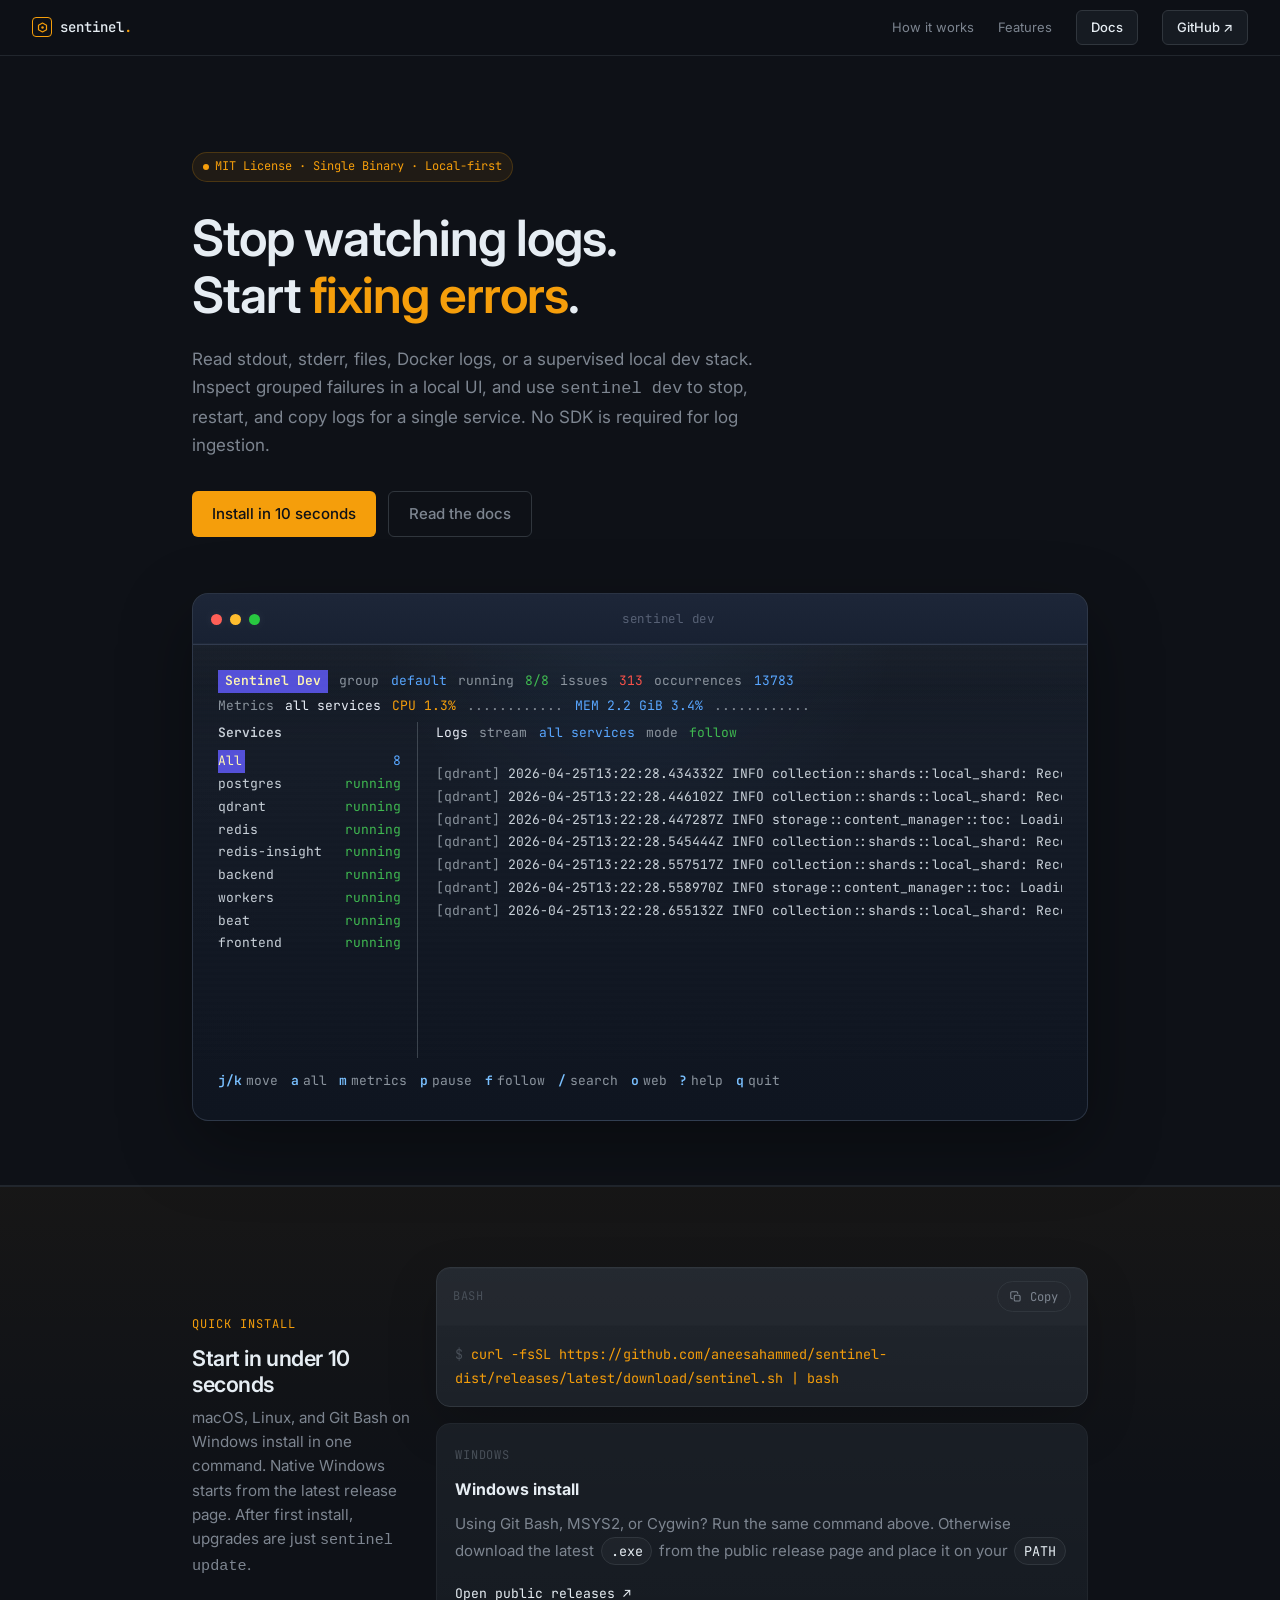
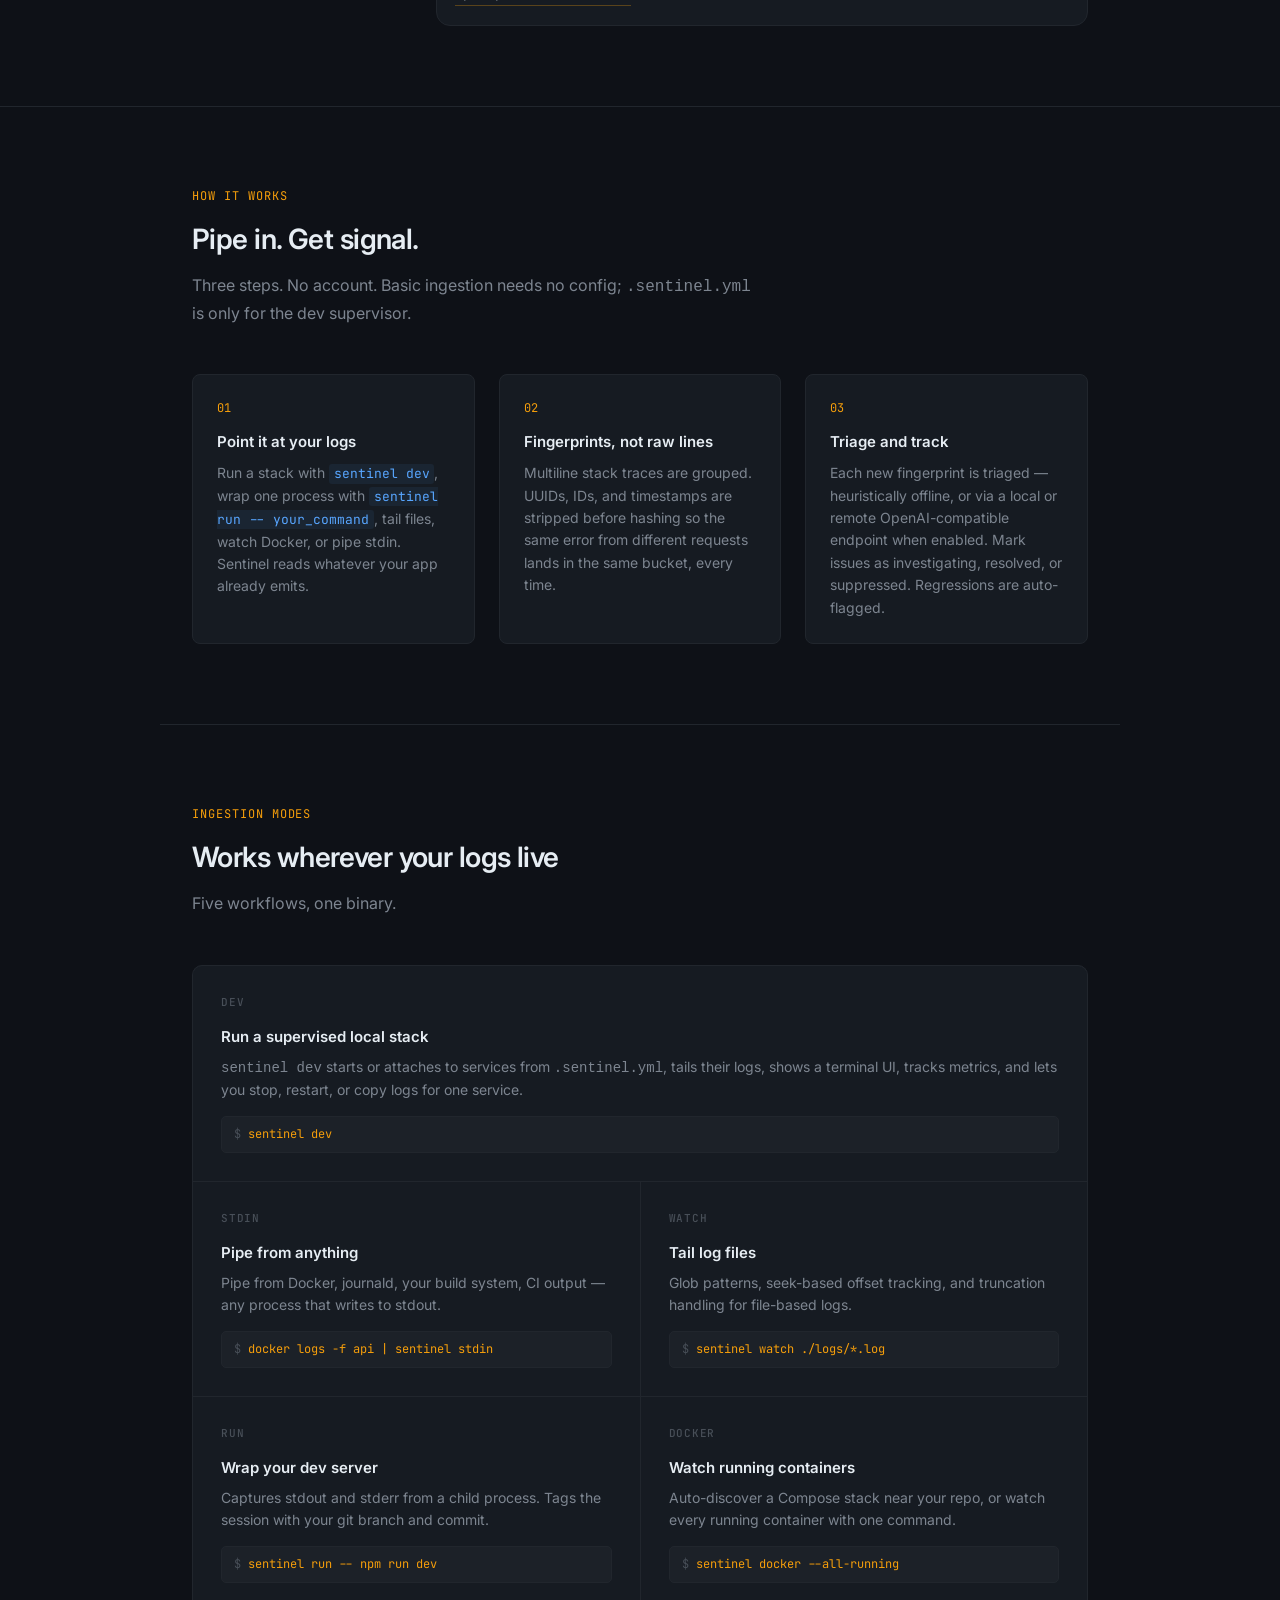
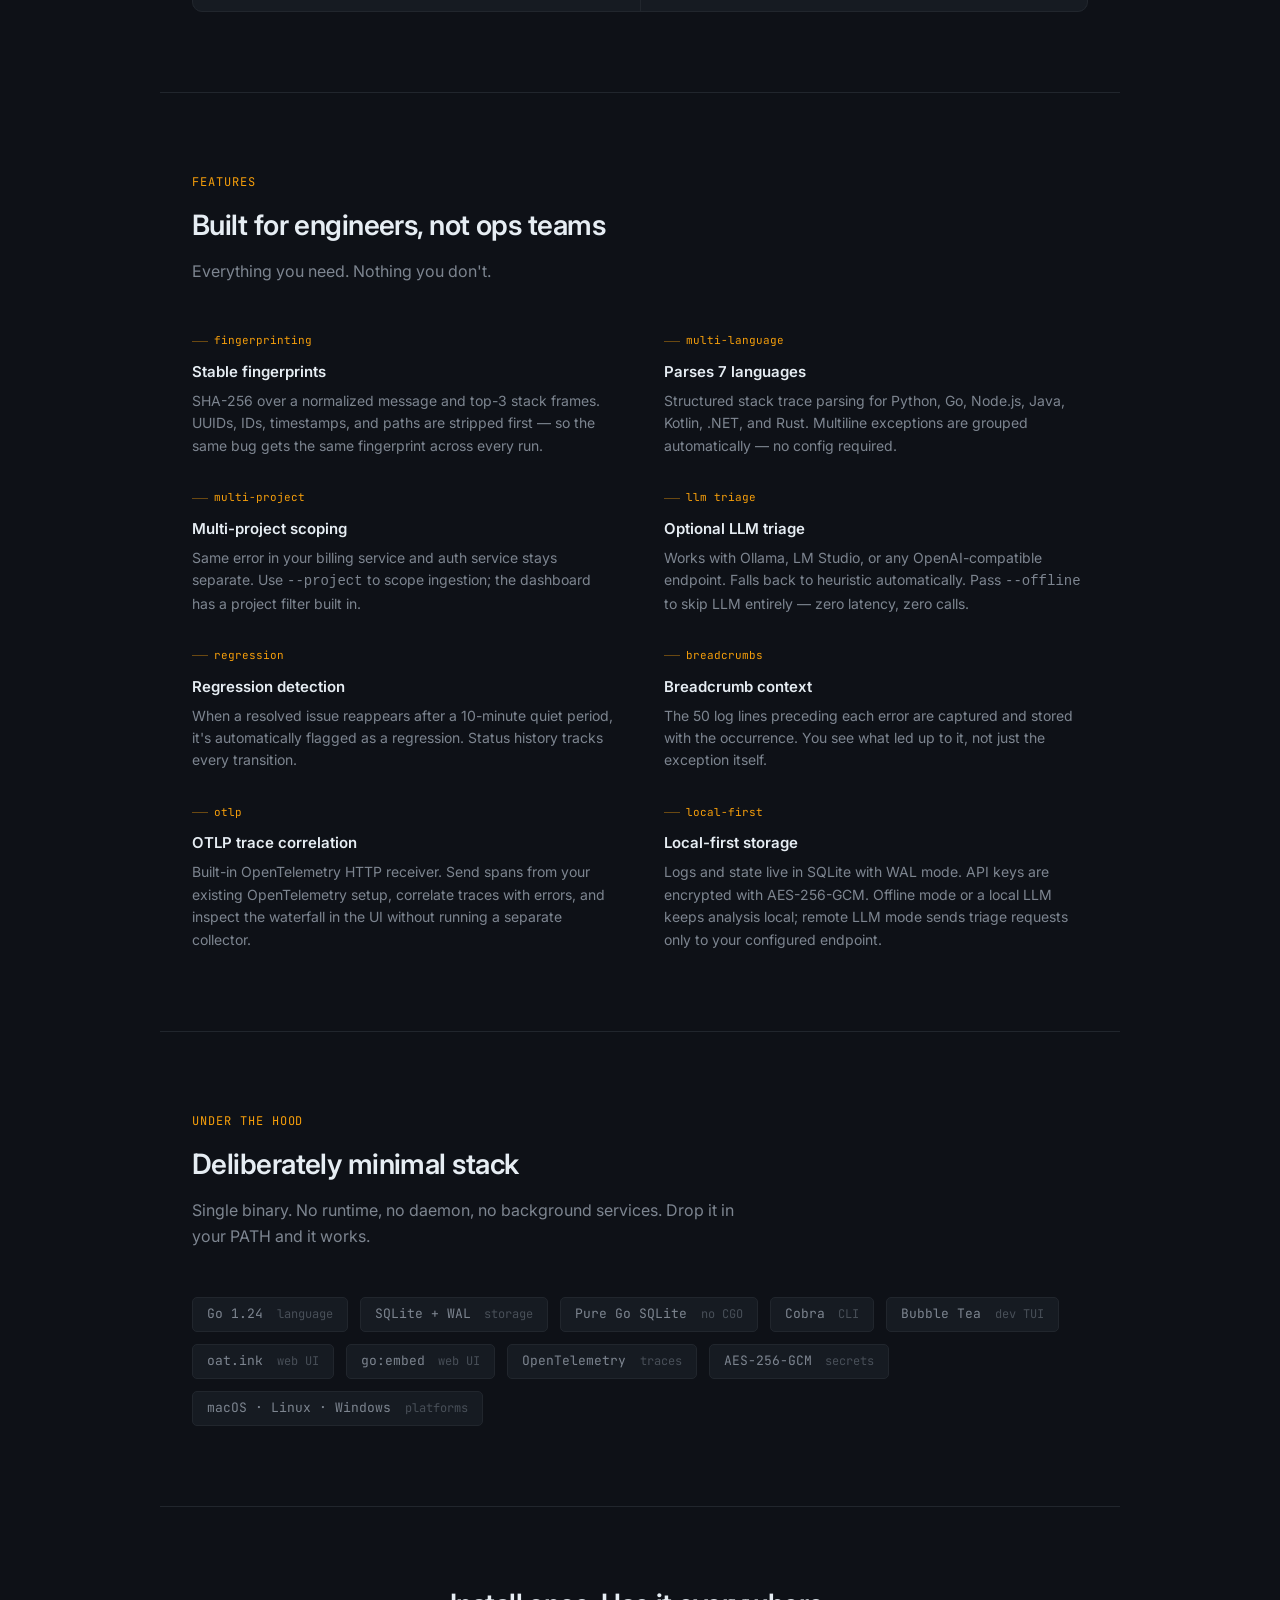
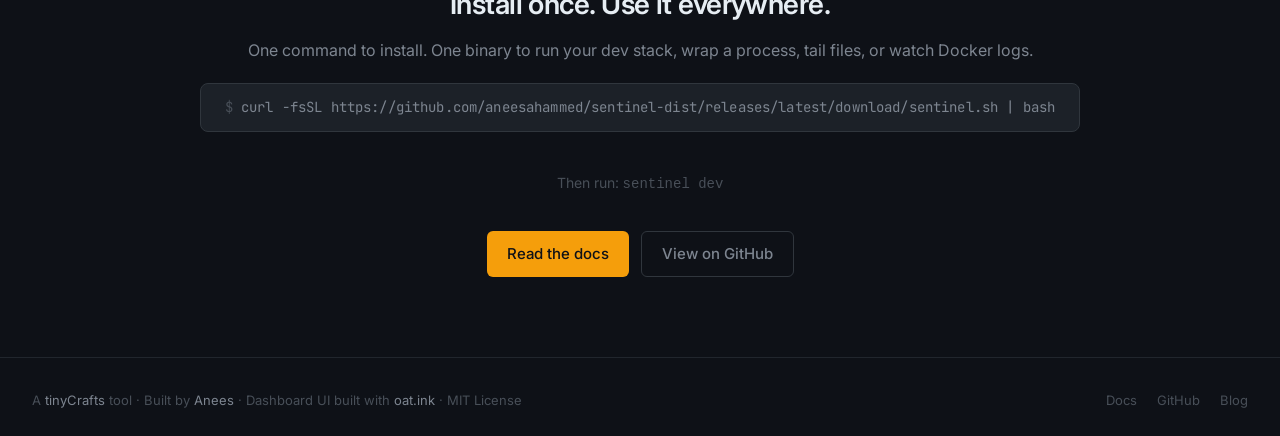
<file: index.html>
<!doctype html>
<html lang="en">
  <head>
    <meta charset="UTF-8" />
    <meta name="viewport" content="width=device-width, initial-scale=1.0" />
    <title>Sentinel — Error tracking that works with your existing logs</title>
    <meta
      name="description"
      content="Sentinel reads stdout, stderr, files, Docker logs, and supervised dev stack logs. Log ingestion needs no SDK; Sentinel groups, deduplicates, and triages errors with local-first storage."
    />
    <link rel="preconnect" href="https://fonts.googleapis.com" />
    <link rel="preconnect" href="https://fonts.gstatic.com" crossorigin />
    <link
      href="https://fonts.googleapis.com/css2?family=Inter:wght@400;500;600&family=JetBrains+Mono:wght@400;500&display=swap"
      rel="stylesheet"
    />
    <script
      data-goatcounter="https://gosentinel.goatcounter.com/count"
      async
      src="//gc.zgo.at/count.js"
    ></script>

    <style>
      *,
      *::before,
      *::after {
        box-sizing: border-box;
        margin: 0;
        padding: 0;
      }

      :root {
        --bg: #0e1117;
        --bg-raised: #161b22;
        --bg-code: #1c2128;
        --border: #30363d;
        --border-subtle: #21262d;
        --text: #e6edf3;
        --text-muted: #7d8590;
        --text-dim: #484f58;
        --accent: #f59e0b;
        --accent-dim: #78491a;
        --green: #3fb950;
        --red: #f85149;
        --blue: #58a6ff;
        --mono: "JetBrains Mono", "Fira Code", "Cascadia Code", monospace;
        --sans: "Inter", system-ui, -apple-system, sans-serif;
      }

      html {
        scroll-behavior: smooth;
      }

      body {
        background: var(--bg);
        color: var(--text);
        font-family: var(--sans);
        font-size: 16px;
        line-height: 1.6;
        -webkit-font-smoothing: antialiased;
      }

      a {
        color: inherit;
        text-decoration: none;
      }

      /* ── NAV ───────────────────────────────────────── */
      nav {
        position: sticky;
        top: 0;
        z-index: 100;
        background: rgba(14, 17, 23, 0.92);
        backdrop-filter: blur(10px);
        border-bottom: 1px solid var(--border-subtle);
        padding: 0 2rem;
        height: 56px;
        display: flex;
        align-items: center;
        justify-content: space-between;
      }

      .nav-logo {
        display: flex;
        align-items: center;
        gap: 0.5rem;
        font-family: var(--mono);
        font-size: 0.875rem;
        font-weight: 500;
      }

      .nav-logo-mark {
        width: 20px;
        height: 20px;
        border: 1.5px solid var(--accent);
        border-radius: 4px;
        display: flex;
        align-items: center;
        justify-content: center;
      }

      .nav-logo-mark svg {
        width: 11px;
        height: 11px;
      }

      .nav-wordmark {
        color: var(--text);
      }
      .nav-wordmark span {
        color: var(--accent);
      }

      .nav-links {
        display: flex;
        align-items: center;
        gap: 1.5rem;
      }

      .nav-links a {
        font-size: 0.8125rem;
        color: var(--text-muted);
        transition: color 0.15s;
      }

      .nav-links a:hover {
        color: var(--text);
      }

      .btn-nav {
        font-size: 0.8125rem;
        font-weight: 500;
        color: var(--text) !important;
        background: var(--bg-raised);
        border: 1px solid var(--border);
        padding: 0.375rem 0.875rem;
        border-radius: 6px;
        transition:
          border-color 0.15s,
          background 0.15s;
      }

      .btn-nav:hover {
        border-color: var(--text-muted);
        background: #1e242c;
      }

      /* ── LAYOUT ────────────────────────────────────── */
      .container {
        max-width: 960px;
        margin: 0 auto;
        padding-left: 2rem;
        padding-right: 2rem;
      }

      section {
        padding: 5rem 0;
      }

      /* ── HERO ──────────────────────────────────────── */
      .hero {
        padding: 6rem 0 4rem;
        border-bottom: 1px solid var(--border-subtle);
      }

      .hero-inner {
        max-width: 960px;
        margin: 0 auto;
        padding: 0 2rem;
      }

      .badge {
        display: inline-flex;
        align-items: center;
        gap: 0.375rem;
        font-family: var(--mono);
        font-size: 0.75rem;
        color: var(--accent);
        background: rgba(245, 158, 11, 0.08);
        border: 1px solid rgba(245, 158, 11, 0.2);
        padding: 0.25rem 0.625rem;
        border-radius: 100px;
        margin-bottom: 1.75rem;
      }

      .badge::before {
        content: "";
        width: 6px;
        height: 6px;
        border-radius: 50%;
        background: var(--accent);
        flex-shrink: 0;
      }

      h1 {
        font-size: clamp(2rem, 5vw, 3.125rem);
        font-weight: 600;
        line-height: 1.15;
        letter-spacing: -0.02em;
        color: var(--text);
        max-width: 720px;
        margin-bottom: 1.25rem;
      }

      h1 em {
        font-style: normal;
        color: var(--accent);
      }

      .hero-sub {
        font-size: 1.0625rem;
        color: var(--text-muted);
        max-width: 580px;
        line-height: 1.65;
        margin-bottom: 2rem;
      }

      .hero-ctas {
        display: flex;
        gap: 0.75rem;
        flex-wrap: wrap;
        margin-bottom: 3.5rem;
      }

      .btn-primary {
        display: inline-flex;
        align-items: center;
        gap: 0.5rem;
        font-size: 0.9375rem;
        font-weight: 500;
        color: #0e1117;
        background: var(--accent);
        padding: 0.625rem 1.25rem;
        border-radius: 6px;
        transition:
          background 0.15s,
          opacity 0.15s;
      }

      .btn-primary:hover {
        background: #d97706;
      }

      .btn-secondary {
        display: inline-flex;
        align-items: center;
        gap: 0.5rem;
        font-size: 0.9375rem;
        font-weight: 500;
        color: var(--text-muted);
        background: transparent;
        border: 1px solid var(--border);
        padding: 0.625rem 1.25rem;
        border-radius: 6px;
        transition:
          border-color 0.15s,
          color 0.15s;
      }

      .btn-secondary:hover {
        border-color: var(--text-muted);
        color: var(--text);
      }

      /* ── TERMINAL ──────────────────────────────────── */
      .terminal {
        position: relative;
        background:
          radial-gradient(
            circle at top center,
            rgba(88, 166, 255, 0.08),
            transparent 38%
          ),
          linear-gradient(180deg, #151c28 0%, #0f1520 100%);
        border: 1px solid rgba(101, 117, 141, 0.32);
        border-radius: 16px;
        overflow: hidden;
        font-family: var(--mono);
        font-size: 0.8125rem;
        line-height: 1.75;
        box-shadow:
          0 24px 70px rgba(0, 0, 0, 0.34),
          inset 0 1px 0 rgba(255, 255, 255, 0.03);
      }

      .terminal::before {
        content: "";
        position: absolute;
        inset: 0;
        background:
          linear-gradient(rgba(255, 255, 255, 0.02) 1px, transparent 1px),
          linear-gradient(
            90deg,
            rgba(255, 255, 255, 0.012) 1px,
            transparent 1px
          );
        background-size:
          100% 28px,
          28px 100%;
        opacity: 0.08;
        pointer-events: none;
      }

      .terminal::after {
        content: "";
        position: absolute;
        inset: 0;
        background: linear-gradient(
          180deg,
          rgba(255, 255, 255, 0.05),
          transparent 18%
        );
        pointer-events: none;
      }

      .terminal-bar {
        position: relative;
        z-index: 1;
        background: linear-gradient(180deg, #1d2638 0%, #182132 100%);
        border-bottom: 1px solid rgba(101, 117, 141, 0.28);
        padding: 0.9rem 1.1rem;
        display: flex;
        align-items: center;
        gap: 0.5rem;
        box-shadow: inset 0 -1px 0 rgba(255, 255, 255, 0.03);
      }

      .dot {
        width: 11px;
        height: 11px;
        border-radius: 50%;
        box-shadow: 0 0 12px rgba(255, 255, 255, 0.08);
      }
      .dot-red {
        background: #ff5f57;
      }
      .dot-yellow {
        background: #ffbd2e;
      }
      .dot-green {
        background: #28c840;
      }

      .terminal-title {
        flex: 1;
        text-align: center;
        font-size: 0.78rem;
        color: #576175;
        letter-spacing: 0.06em;
        text-transform: lowercase;
      }

      .terminal-body {
        position: relative;
        z-index: 1;
        padding: 1.55rem 1.55rem 1.7rem;
        background:
          linear-gradient(180deg, rgba(7, 12, 19, 0.16), transparent 22%),
          linear-gradient(
            180deg,
            rgba(255, 255, 255, 0.014) 0%,
            transparent 100%
          );
      }

      .terminal-body::after {
        content: "";
        position: absolute;
        inset: 0;
        background: linear-gradient(
          180deg,
          rgba(255, 255, 255, 0.035) 0,
          rgba(255, 255, 255, 0) 3px,
          rgba(255, 255, 255, 0) 6px
        );
        background-size: 100% 6px;
        opacity: 0.06;
        mix-blend-mode: screen;
        pointer-events: none;
      }

      .dev-tui {
        color: #c9d1d9;
        white-space: nowrap;
        overflow: hidden;
      }

      .dev-tui-header,
      .dev-tui-metrics,
      .dev-tui-tabs {
        display: flex;
        align-items: center;
        gap: 0.7rem;
      }

      .dev-tui-header {
        margin-bottom: 0.15rem;
      }

      .dev-tui-title {
        color: #fff7b3;
        background: #5450d8;
        padding: 0 0.45rem;
        font-weight: 600;
      }

      .dev-tui-label {
        color: #8b949e;
      }

      .dev-tui-metrics {
        margin-bottom: 0.25rem;
      }

      .dev-tui-main {
        display: grid;
        grid-template-columns: 12.5rem 1fr;
        gap: 1.15rem;
        min-height: 21rem;
      }

      .dev-tui-services {
        border-right: 1px solid rgba(139, 148, 158, 0.35);
        padding-right: 1rem;
      }

      .dev-tui-section {
        color: #c9d1d9;
        font-weight: 600;
        margin-bottom: 0.35rem;
      }

      .dev-tui-service-row {
        display: grid;
        grid-template-columns: 1fr auto;
        gap: 1rem;
      }

      .dev-tui-selected {
        background: #5450d8;
        color: #fff7b3;
        padding: 0 0.2rem;
        margin-left: -0.2rem;
        width: fit-content;
      }

      .dev-tui-logs {
        min-width: 0;
      }

      .dev-tui-tabs {
        margin-bottom: 1.15rem;
      }

      .dev-tui-log-lines {
        overflow: hidden;
      }

      .dev-tui-log-line {
        color: #c9d1d9;
      }

      .dev-tui-log-line span {
        color: #8b949e;
      }

      .dev-tui-footer {
        display: flex;
        align-items: baseline;
        gap: 0.8rem;
        margin-top: 0.75rem;
        color: #6e7681;
        overflow: hidden;
      }

      .dev-tui-footer-item {
        display: inline-flex;
        align-items: baseline;
        gap: 0.25rem;
        flex: 0 0 auto;
      }

      .dev-tui-key {
        color: #79c0ff;
        font-weight: 600;
      }

      .dev-tui-action {
        color: #8b949e;
      }

      .t-prompt {
        color: #667186;
      }
      .t-cmd {
        color: #e8edf6;
        text-shadow: 0 0 14px rgba(255, 255, 255, 0.04);
      }
      .t-green {
        color: var(--green);
      }
      .t-red {
        color: var(--red);
      }
      .t-amber {
        color: var(--accent);
      }
      .t-blue {
        color: var(--blue);
      }
      .t-muted {
        color: var(--text-muted);
      }
      .t-dim {
        color: var(--text-dim);
      }

      .t-line {
        display: flex;
        gap: 0.5rem;
        align-items: baseline;
        position: relative;
        z-index: 1;
      }
      .t-line + .t-line {
        margin-top: 0.1rem;
      }
      .spacer {
        margin-top: 0.7rem;
      }

      .cursor {
        display: inline-block;
        width: 0.72ch;
        height: 1.12em;
        margin-left: 0.18rem;
        background: #f6a313;
        vertical-align: -0.18em;
        box-shadow: 0 0 16px rgba(245, 158, 11, 0.42);
        animation: blink 1.05s steps(1, end) infinite;
      }

      @keyframes blink {
        50% {
          opacity: 0;
        }
      }

      /* ── QUICK INSTALL ────────────────────────────── */
      .install-strip {
        border-top: 1px solid var(--border-subtle);
        border-bottom: 1px solid var(--border-subtle);
        background:
          linear-gradient(180deg, rgba(245, 158, 11, 0.04), transparent 60%),
          var(--bg);
      }

      .install-strip-inner {
        display: grid;
        grid-template-columns: minmax(0, 220px) minmax(0, 1fr);
        gap: 1.5rem;
        align-items: center;
      }

      .install-kicker {
        font-family: var(--mono);
        font-size: 0.75rem;
        color: var(--accent);
        text-transform: uppercase;
        letter-spacing: 0.08em;
        margin-bottom: 0.65rem;
      }

      .install-copy h2 {
        font-size: 1.35rem;
        margin-bottom: 0.45rem;
      }

      .install-copy p {
        color: var(--text-muted);
        font-size: 0.95rem;
        max-width: 360px;
      }

      .install-shell {
        background:
          linear-gradient(180deg, rgba(255, 255, 255, 0.02), transparent 100%),
          var(--bg-code);
        border: 1px solid var(--border);
        border-radius: 14px;
        box-shadow:
          0 18px 50px rgba(0, 0, 0, 0.18),
          inset 0 1px 0 rgba(255, 255, 255, 0.02);
        overflow: hidden;
      }

      .install-stack {
        display: grid;
        gap: 1rem;
      }

      .install-shell-bar {
        display: flex;
        align-items: center;
        justify-content: space-between;
        gap: 1rem;
        padding: 0.8rem 1rem;
        border-bottom: 1px solid var(--border-subtle);
        background: rgba(255, 255, 255, 0.02);
      }

      .install-shell-label {
        font-family: var(--mono);
        font-size: 0.75rem;
        color: var(--text-dim);
        letter-spacing: 0.06em;
        text-transform: uppercase;
      }

      .copy-button {
        display: inline-flex;
        align-items: center;
        gap: 0.45rem;
        font-family: var(--mono);
        font-size: 0.76rem;
        color: var(--text-muted);
        background: transparent;
        border: 1px solid var(--border);
        border-radius: 999px;
        padding: 0.42rem 0.72rem;
        cursor: pointer;
        transition:
          border-color 0.15s,
          color 0.15s,
          background 0.15s,
          transform 0.15s;
      }

      .copy-button:hover {
        color: var(--text);
        border-color: rgba(245, 158, 11, 0.5);
        background: rgba(245, 158, 11, 0.08);
      }

      .copy-button:focus-visible {
        outline: 2px solid rgba(245, 158, 11, 0.45);
        outline-offset: 2px;
      }

      .copy-button[data-copy-state="copied"] {
        color: #0e1117;
        background: var(--accent);
        border-color: var(--accent);
      }

      .copy-button svg {
        width: 14px;
        height: 14px;
        flex-shrink: 0;
      }

      .install-command {
        display: block;
        margin: 0;
        font-family: var(--mono);
        font-size: 0.84rem;
        line-height: 1.8;
        color: var(--text);
        padding: 1rem 1.15rem;
        white-space: normal;
        overflow-wrap: anywhere;
        word-break: break-word;
      }

      .install-command .prompt {
        color: var(--text-dim);
        margin-right: 0.5rem;
      }

      .install-command .cmd {
        color: var(--accent);
      }

      .windows-install {
        background:
          linear-gradient(180deg, rgba(255, 255, 255, 0.015), transparent 100%),
          var(--bg-raised);
        border: 1px solid var(--border-subtle);
        border-radius: 14px;
        padding: 1.05rem 1.15rem 1.15rem;
      }

      .windows-install-label {
        display: inline-flex;
        align-items: center;
        gap: 0.45rem;
        font-family: var(--mono);
        font-size: 0.75rem;
        color: var(--text-dim);
        letter-spacing: 0.06em;
        text-transform: uppercase;
        margin-bottom: 0.7rem;
      }

      .windows-install h3 {
        font-size: 1rem;
        margin-bottom: 0.55rem;
      }

      .windows-install p {
        color: var(--text-muted);
        font-size: 0.94rem;
        line-height: 1.7;
        margin-bottom: 0.9rem;
      }

      .install-pill {
        display: inline-flex;
        align-items: center;
        min-height: 1.8rem;
        padding: 0.1rem 0.55rem;
        margin: 0 0.15rem;
        border: 1px solid var(--border);
        border-radius: 999px;
        background: rgba(255, 255, 255, 0.03);
        color: var(--text);
        font-family: var(--mono);
        font-size: 0.84rem;
        vertical-align: middle;
      }

      .install-release-link {
        display: inline-flex;
        align-items: center;
        gap: 0.45rem;
        color: var(--text);
        font-family: var(--mono);
        font-size: 0.82rem;
        text-decoration: none;
        border-bottom: 1px solid rgba(245, 158, 11, 0.3);
        padding-bottom: 0.1rem;
        transition:
          color 0.15s,
          border-color 0.15s;
      }

      .install-release-link:hover {
        color: var(--accent);
        border-color: rgba(245, 158, 11, 0.7);
      }

      /* ── HOW IT WORKS ──────────────────────────────── */
      .section-label {
        font-family: var(--mono);
        font-size: 0.75rem;
        color: var(--accent);
        text-transform: uppercase;
        letter-spacing: 0.08em;
        margin-bottom: 1rem;
      }

      h2 {
        font-size: 1.75rem;
        font-weight: 600;
        letter-spacing: -0.02em;
        margin-bottom: 1rem;
        line-height: 1.25;
      }

      .section-intro {
        font-size: 1rem;
        color: var(--text-muted);
        max-width: 560px;
        margin-bottom: 3rem;
      }

      .steps {
        display: grid;
        grid-template-columns: 1fr 1fr 1fr;
        gap: 1.5rem;
      }

      .step {
        background: var(--bg-raised);
        border: 1px solid var(--border-subtle);
        border-radius: 8px;
        padding: 1.5rem;
      }

      .step-num {
        font-family: var(--mono);
        font-size: 0.75rem;
        color: var(--accent);
        margin-bottom: 0.75rem;
      }

      .step h3 {
        font-size: 0.9375rem;
        font-weight: 600;
        margin-bottom: 0.5rem;
        color: var(--text);
      }

      .step p {
        font-size: 0.875rem;
        color: var(--text-muted);
        line-height: 1.6;
      }

      .step code {
        font-family: var(--mono);
        font-size: 0.8125rem;
        color: var(--blue);
        background: rgba(88, 166, 255, 0.07);
        padding: 0.1em 0.35em;
        border-radius: 3px;
      }

      /* ── MODES ─────────────────────────────────────── */
      .modes-section {
        border-top: 1px solid var(--border-subtle);
      }

      .modes-grid {
        display: grid;
        grid-template-columns: 1fr 1fr;
        gap: 1px;
        background: var(--border-subtle);
        border: 1px solid var(--border-subtle);
        border-radius: 10px;
        overflow: hidden;
      }

      .mode {
        background: var(--bg-raised);
        padding: 1.75rem;
      }

      .mode-featured {
        grid-column: 1 / -1;
      }

      .mode-tag {
        font-family: var(--mono);
        font-size: 0.6875rem;
        font-weight: 500;
        color: var(--text-dim);
        text-transform: uppercase;
        letter-spacing: 0.07em;
        margin-bottom: 0.875rem;
      }

      .mode h3 {
        font-size: 0.9375rem;
        font-weight: 600;
        margin-bottom: 0.4rem;
      }

      .mode p {
        font-size: 0.875rem;
        color: var(--text-muted);
        line-height: 1.6;
        margin-bottom: 0.875rem;
      }

      .mode-cmd {
        font-family: var(--mono);
        font-size: 0.75rem;
        color: var(--text-muted);
        background: var(--bg-code);
        border: 1px solid var(--border-subtle);
        border-radius: 5px;
        padding: 0.5rem 0.75rem;
      }

      .mode-cmd .prompt {
        color: var(--text-dim);
      }
      .mode-cmd .cmd {
        color: var(--accent);
      }

      /* ── FEATURES ──────────────────────────────────── */
      .features-section {
        border-top: 1px solid var(--border-subtle);
      }

      .features-list {
        display: grid;
        grid-template-columns: 1fr 1fr;
        gap: 2rem 3rem;
      }

      .feature h3 {
        font-size: 0.9375rem;
        font-weight: 600;
        margin-bottom: 0.375rem;
        color: var(--text);
      }

      .feature p {
        font-size: 0.875rem;
        color: var(--text-muted);
        line-height: 1.6;
      }

      .feature-icon {
        font-family: var(--mono);
        font-size: 0.6875rem;
        color: var(--accent);
        margin-bottom: 0.625rem;
        display: flex;
        align-items: center;
        gap: 0.375rem;
      }

      .feature-icon::before {
        content: "";
        display: block;
        width: 16px;
        height: 1px;
        background: var(--accent);
        opacity: 0.4;
      }

      /* ── STACK ─────────────────────────────────────── */
      .stack-section {
        border-top: 1px solid var(--border-subtle);
        border-bottom: 1px solid var(--border-subtle);
      }

      .stack-row {
        display: flex;
        flex-wrap: wrap;
        gap: 0.75rem;
        margin-top: 1.5rem;
      }

      .stack-item {
        font-family: var(--mono);
        font-size: 0.8125rem;
        color: var(--text-muted);
        background: var(--bg-raised);
        border: 1px solid var(--border-subtle);
        padding: 0.375rem 0.875rem;
        border-radius: 5px;
      }

      .stack-item span {
        color: var(--text-dim);
        margin-left: 0.35rem;
        font-size: 0.75rem;
      }

      /* ── CTA ───────────────────────────────────────── */
      .cta-section {
        text-align: center;
        padding: 5rem 0;
      }

      .cta-section h2 {
        margin-bottom: 1rem;
      }

      .cta-section p {
        color: var(--text-muted);
        margin-bottom: 1.25rem;
        font-size: 1rem;
      }

      .cta-install {
        display: inline-block;
        font-family: var(--mono);
        font-size: 0.875rem;
        color: var(--text-muted);
        background: var(--bg-code);
        border: 1px solid var(--border);
        padding: 0.75rem 1.5rem;
        border-radius: 8px;
        margin-bottom: 2.5rem;
        letter-spacing: 0.01em;
        max-width: 100%;
        white-space: normal;
        overflow-wrap: anywhere;
        word-break: break-word;
        text-align: left;
      }

      .cta-install .dollar {
        color: var(--text-dim);
        margin-right: 0.5rem;
      }

      .cta-note {
        font-size: 0.875rem;
        color: var(--text-dim);
        margin-bottom: 2.25rem;
      }

      .cta-buttons {
        display: flex;
        gap: 0.75rem;
        justify-content: center;
        flex-wrap: wrap;
      }

      /* ── FOOTER ────────────────────────────────────── */
      footer {
        border-top: 1px solid var(--border-subtle);
        padding: 2rem;
        display: flex;
        align-items: center;
        justify-content: space-between;
        flex-wrap: wrap;
        gap: 1rem;
      }

      .footer-left {
        font-size: 0.8125rem;
        color: var(--text-dim);
      }

      .footer-left a {
        color: var(--text-muted);
        transition: color 0.15s;
      }

      .footer-left a:hover {
        color: var(--text);
      }

      .footer-right {
        display: flex;
        gap: 1.25rem;
      }

      .footer-right a {
        font-size: 0.8125rem;
        color: var(--text-dim);
        transition: color 0.15s;
      }

      .footer-right a:hover {
        color: var(--text-muted);
      }

      /* ── RESPONSIVE ────────────────────────────────── */
      @media (max-width: 768px) {
        section {
          padding: 3.5rem 0;
        }
        .hero {
          padding: 4rem 0 3rem;
        }

        h1 {
          font-size: 1.875rem;
        }

        .install-strip-inner {
          grid-template-columns: 1fr;
        }

        .install-shell-bar {
          flex-wrap: wrap;
        }

        .windows-install {
          padding: 1rem;
        }

        .steps {
          grid-template-columns: 1fr;
        }

        .modes-grid {
          grid-template-columns: 1fr;
        }

        .features-list {
          grid-template-columns: 1fr;
        }

        nav {
          padding: 0 1rem;
        }
        .container {
          padding-left: 1rem;
          padding-right: 1rem;
        }
        .hero-inner {
          padding: 0 1rem;
        }
        footer {
          padding: 1.5rem 1rem;
        }

        .nav-links a:not(.btn-nav) {
          display: none;
        }
      }
    </style>
  </head>
  <body>
    <!-- NAV -->
    <nav>
      <a href="/" class="nav-logo" aria-label="Sentinel home">
        <div class="nav-logo-mark">
          <svg
            viewBox="0 0 11 11"
            fill="none"
            xmlns="http://www.w3.org/2000/svg"
          >
            <path
              d="M5.5 1L9.5 3.25V7.75L5.5 10L1.5 7.75V3.25L5.5 1Z"
              stroke="#f59e0b"
              stroke-width="1.2"
              stroke-linejoin="round"
            />
            <circle cx="5.5" cy="5.5" r="1.25" fill="#f59e0b" />
          </svg>
        </div>
        <span class="nav-wordmark">sentinel<span>.</span></span>
      </a>
      <div class="nav-links">
        <a href="#how-it-works">How it works</a>
        <a href="#features">Features</a>
        <a href="/docs/" class="btn-nav">Docs</a>
        <a
          href="https://github.com/aneesahammed/sentinel-dist"
          target="_blank"
          rel="noopener"
          class="btn-nav"
        >
          GitHub ↗
        </a>
      </div>
    </nav>

    <!-- HERO -->
    <div class="hero">
      <div class="hero-inner">
        <div class="badge">MIT License · Single Binary · Local-first</div>

        <h1>Stop watching logs.<br />Start <em>fixing errors</em>.</h1>

        <p class="hero-sub">
          Read stdout, stderr, files, Docker logs, or a supervised local dev
          stack. Inspect grouped failures in a local UI, and use
          <code>sentinel dev</code> to stop, restart, and copy logs for a single
          service. No SDK is required for log ingestion.
        </p>

        <div class="hero-ctas">
          <a href="#install" class="btn-primary"> Install in 10 seconds </a>
          <a href="/docs/" class="btn-secondary"> Read the docs </a>
        </div>

        <!-- Terminal demo -->
        <div class="terminal">
          <div class="terminal-bar">
            <div class="dot dot-red"></div>
            <div class="dot dot-yellow"></div>
            <div class="dot dot-green"></div>
            <div class="terminal-title">sentinel dev</div>
          </div>
          <div class="terminal-body">
            <div class="dev-tui" aria-label="Sentinel dev terminal UI preview">
              <div class="dev-tui-header">
                <span class="dev-tui-title">Sentinel Dev</span>
                <span class="dev-tui-label">group</span>
                <span class="t-blue">default</span>
                <span class="dev-tui-label">running</span>
                <span class="t-green">8/8</span>
                <span class="dev-tui-label">issues</span>
                <span class="t-red">313</span>
                <span class="dev-tui-label">occurrences</span>
                <span class="t-blue">13783</span>
              </div>
              <div class="dev-tui-metrics">
                <span class="dev-tui-label">Metrics</span>
                <span class="t-cmd">all services</span>
                <span class="t-amber">CPU 1.3%</span>
                <span class="t-muted">............</span>
                <span class="t-blue">MEM 2.2 GiB 3.4%</span>
                <span class="t-muted">............</span>
              </div>
              <div class="dev-tui-main">
                <div class="dev-tui-services">
                  <div class="dev-tui-section">Services</div>
                  <div class="dev-tui-service-row">
                    <span class="dev-tui-selected">All</span>
                    <span class="t-blue">8</span>
                  </div>
                  <div class="dev-tui-service-row">
                    <span>postgres</span>
                    <span class="t-green">running</span>
                  </div>
                  <div class="dev-tui-service-row">
                    <span>qdrant</span>
                    <span class="t-green">running</span>
                  </div>
                  <div class="dev-tui-service-row">
                    <span>redis</span>
                    <span class="t-green">running</span>
                  </div>
                  <div class="dev-tui-service-row">
                    <span>redis-insight</span>
                    <span class="t-green">running</span>
                  </div>
                  <div class="dev-tui-service-row">
                    <span>backend</span>
                    <span class="t-green">running</span>
                  </div>
                  <div class="dev-tui-service-row">
                    <span>workers</span>
                    <span class="t-green">running</span>
                  </div>
                  <div class="dev-tui-service-row">
                    <span>beat</span>
                    <span class="t-green">running</span>
                  </div>
                  <div class="dev-tui-service-row">
                    <span>frontend</span>
                    <span class="t-green">running</span>
                  </div>
                </div>
                <div class="dev-tui-logs">
                  <div class="dev-tui-tabs">
                    <span class="t-cmd">Logs</span>
                    <span class="dev-tui-label">stream</span>
                    <span class="t-blue">all services</span>
                    <span class="dev-tui-label">mode</span>
                    <span class="t-green">follow</span>
                  </div>
                  <div class="dev-tui-log-lines">
                    <div class="dev-tui-log-line">
                      <span>[qdrant]</span>
                      2026-04-25T13:22:28.434332Z INFO
                      collection::shards::local_shard: Recovering shard
                      ./storage/collections/mem0_widget
                    </div>
                    <div class="dev-tui-log-line">
                      <span>[qdrant]</span>
                      2026-04-25T13:22:28.446102Z INFO
                      collection::shards::local_shard: Recovered collection
                      mem0_widget_d8754963e70e4d6bbffa: 1/1 (100%)
                    </div>
                    <div class="dev-tui-log-line">
                      <span>[qdrant]</span>
                      2026-04-25T13:22:28.447287Z INFO
                      storage::content_manager::toc: Loading collection:
                      mem0_widget_8260da14dbb541bcba1c
                    </div>
                    <div class="dev-tui-log-line">
                      <span>[qdrant]</span>
                      2026-04-25T13:22:28.545444Z INFO
                      collection::shards::local_shard: Recovering shard
                      ./storage/collections/mem0_widget_8260da14dbb541bcba1c
                    </div>
                    <div class="dev-tui-log-line">
                      <span>[qdrant]</span>
                      2026-04-25T13:22:28.557517Z INFO
                      collection::shards::local_shard: Recovered collection
                      mem0_widget_8260da14dbb541bcba1c: 1/1 (100%)
                    </div>
                    <div class="dev-tui-log-line">
                      <span>[qdrant]</span>
                      2026-04-25T13:22:28.558970Z INFO
                      storage::content_manager::toc: Loading collection:
                      mem0_user_d6fe8d1b-38c7-45eb-99c8-c9b186787165
                    </div>
                    <div class="dev-tui-log-line">
                      <span>[qdrant]</span>
                      2026-04-25T13:22:28.655132Z INFO
                      collection::shards::local_shard: Recovering shard
                      ./storage/collections/mem0_user_d6fe8d1b
                    </div>
                  </div>
                </div>
              </div>
              <div
                class="dev-tui-footer"
                aria-label="Sentinel dev keyboard shortcuts"
              >
                <span class="dev-tui-footer-item"
                  ><span class="dev-tui-key">j/k</span
                  ><span class="dev-tui-action">move</span></span
                >
                <span class="dev-tui-footer-item"
                  ><span class="dev-tui-key">a</span
                  ><span class="dev-tui-action">all</span></span
                >
                <span class="dev-tui-footer-item"
                  ><span class="dev-tui-key">m</span
                  ><span class="dev-tui-action">metrics</span></span
                >
                <span class="dev-tui-footer-item"
                  ><span class="dev-tui-key">p</span
                  ><span class="dev-tui-action">pause</span></span
                >
                <span class="dev-tui-footer-item"
                  ><span class="dev-tui-key">f</span
                  ><span class="dev-tui-action">follow</span></span
                >
                <span class="dev-tui-footer-item"
                  ><span class="dev-tui-key">/</span
                  ><span class="dev-tui-action">search</span></span
                >
                <span class="dev-tui-footer-item"
                  ><span class="dev-tui-key">o</span
                  ><span class="dev-tui-action">web</span></span
                >
                <span class="dev-tui-footer-item"
                  ><span class="dev-tui-key">?</span
                  ><span class="dev-tui-action">help</span></span
                >
                <span class="dev-tui-footer-item"
                  ><span class="dev-tui-key">q</span
                  ><span class="dev-tui-action">quit</span></span
                >
              </div>
            </div>
          </div>
        </div>
      </div>
    </div>

    <!-- INSTALL -->
    <section id="install" class="install-strip">
      <div class="container install-strip-inner">
        <div class="install-copy">
          <div class="install-kicker">Quick install</div>
          <h2>Start in under 10 seconds</h2>
          <p>
            macOS, Linux, and Git Bash on Windows install in one command. Native
            Windows starts from the latest release page. After first install,
            upgrades are just
            <code>sentinel update</code>.
          </p>
        </div>
        <div class="install-stack">
          <div class="install-shell">
            <div class="install-shell-bar">
              <span class="install-shell-label">bash</span>
              <button
                type="button"
                class="copy-button"
                data-copy-value="curl -fsSL https://github.com/aneesahammed/sentinel-dist/releases/latest/download/sentinel.sh | bash"
                aria-label="Copy install command"
              >
                <svg
                  viewBox="0 0 24 24"
                  fill="none"
                  xmlns="http://www.w3.org/2000/svg"
                  aria-hidden="true"
                >
                  <rect
                    x="9"
                    y="9"
                    width="10"
                    height="10"
                    rx="2"
                    stroke="currentColor"
                    stroke-width="1.8"
                  />
                  <path
                    d="M6 15H5a2 2 0 0 1-2-2V5a2 2 0 0 1 2-2h8a2 2 0 0 1 2 2v1"
                    stroke="currentColor"
                    stroke-width="1.8"
                    stroke-linecap="round"
                  />
                </svg>
                <span class="copy-label">Copy</span>
              </button>
            </div>
            <pre
              class="install-command"
            ><span class="prompt">$</span><span class="cmd">curl -fsSL https://github.com/aneesahammed/sentinel-dist/releases/latest/download/sentinel.sh | bash</span></pre>
          </div>

          <div class="windows-install">
            <div class="windows-install-label">Windows</div>
            <h3>Windows install</h3>
            <p>
              Using Git Bash, MSYS2, or Cygwin? Run the same command above.
              Otherwise download the latest
              <span class="install-pill">.exe</span>
              from the public release page and place it on your
              <span class="install-pill">PATH</span>
            </p>
            <a
              href="https://github.com/aneesahammed/sentinel-dist/releases"
              target="_blank"
              rel="noopener"
              class="install-release-link"
            >
              Open public releases ↗
            </a>
          </div>
        </div>
      </div>
    </section>

    <!-- HOW IT WORKS -->
    <section id="how-it-works" class="container">
      <div class="section-label">How it works</div>
      <h2>Pipe in. Get signal.</h2>
      <p class="section-intro">
        Three steps. No account. Basic ingestion needs no config;
        <code>.sentinel.yml</code> is only for the dev supervisor.
      </p>
      <div class="steps">
        <div class="step">
          <div class="step-num">01</div>
          <h3>Point it at your logs</h3>
          <p>
            Run a stack with <code>sentinel dev</code>, wrap one process with
            <code>sentinel run -- your_command</code>, tail files, watch Docker,
            or pipe stdin. Sentinel reads whatever your app already emits.
          </p>
        </div>
        <div class="step">
          <div class="step-num">02</div>
          <h3>Fingerprints, not raw lines</h3>
          <p>
            Multiline stack traces are grouped. UUIDs, IDs, and timestamps are
            stripped before hashing so the same error from different requests
            lands in the same bucket, every time.
          </p>
        </div>
        <div class="step">
          <div class="step-num">03</div>
          <h3>Triage and track</h3>
          <p>
            Each new fingerprint is triaged — heuristically offline, or via a
            local or remote OpenAI-compatible endpoint when enabled. Mark issues
            as investigating, resolved, or suppressed. Regressions are
            auto-flagged.
          </p>
        </div>
      </div>
    </section>

    <!-- INGESTION MODES -->
    <section class="modes-section container">
      <div class="section-label">Ingestion modes</div>
      <h2>Works wherever your logs live</h2>
      <p class="section-intro">Five workflows, one binary.</p>
      <div class="modes-grid">
        <div class="mode mode-featured">
          <div class="mode-tag">dev</div>
          <h3>Run a supervised local stack</h3>
          <p>
            <code>sentinel dev</code> starts or attaches to services from
            <code>.sentinel.yml</code>, tails their logs, shows a terminal UI,
            tracks metrics, and lets you stop, restart, or copy logs for one
            service.
          </p>
          <div class="mode-cmd">
            <span class="prompt">$ </span><span class="cmd">sentinel dev</span>
          </div>
        </div>
        <div class="mode">
          <div class="mode-tag">stdin</div>
          <h3>Pipe from anything</h3>
          <p>
            Pipe from Docker, journald, your build system, CI output — any
            process that writes to stdout.
          </p>
          <div class="mode-cmd">
            <span class="prompt">$ </span
            ><span class="cmd">docker logs -f api | sentinel stdin</span>
          </div>
        </div>
        <div class="mode">
          <div class="mode-tag">watch</div>
          <h3>Tail log files</h3>
          <p>
            Glob patterns, seek-based offset tracking, and truncation handling
            for file-based logs.
          </p>
          <div class="mode-cmd">
            <span class="prompt">$ </span
            ><span class="cmd">sentinel watch ./logs/*.log</span>
          </div>
        </div>
        <div class="mode">
          <div class="mode-tag">run</div>
          <h3>Wrap your dev server</h3>
          <p>
            Captures stdout and stderr from a child process. Tags the session
            with your git branch and commit.
          </p>
          <div class="mode-cmd">
            <span class="prompt">$ </span
            ><span class="cmd">sentinel run -- npm run dev</span>
          </div>
        </div>
        <div class="mode">
          <div class="mode-tag">docker</div>
          <h3>Watch running containers</h3>
          <p>
            Auto-discover a Compose stack near your repo, or watch every running
            container with one command.
          </p>
          <div class="mode-cmd">
            <span class="prompt">$ </span
            ><span class="cmd">sentinel docker --all-running</span>
          </div>
        </div>
      </div>
    </section>

    <!-- FEATURES -->
    <section id="features" class="features-section container">
      <div class="section-label">Features</div>
      <h2>Built for engineers, not ops teams</h2>
      <p class="section-intro">Everything you need. Nothing you don't.</p>

      <div class="features-list">
        <div class="feature">
          <div class="feature-icon">fingerprinting</div>
          <h3>Stable fingerprints</h3>
          <p>
            SHA-256 over a normalized message and top-3 stack frames. UUIDs,
            IDs, timestamps, and paths are stripped first — so the same bug gets
            the same fingerprint across every run.
          </p>
        </div>
        <div class="feature">
          <div class="feature-icon">multi-language</div>
          <h3>Parses 7 languages</h3>
          <p>
            Structured stack trace parsing for Python, Go, Node.js, Java,
            Kotlin, .NET, and Rust. Multiline exceptions are grouped
            automatically — no config required.
          </p>
        </div>
        <div class="feature">
          <div class="feature-icon">multi-project</div>
          <h3>Multi-project scoping</h3>
          <p>
            Same error in your billing service and auth service stays separate.
            Use <code>--project</code> to scope ingestion; the dashboard has a
            project filter built in.
          </p>
        </div>
        <div class="feature">
          <div class="feature-icon">llm triage</div>
          <h3>Optional LLM triage</h3>
          <p>
            Works with Ollama, LM Studio, or any OpenAI-compatible endpoint.
            Falls back to heuristic automatically. Pass
            <code>--offline</code> to skip LLM entirely — zero latency, zero
            calls.
          </p>
        </div>
        <div class="feature">
          <div class="feature-icon">regression</div>
          <h3>Regression detection</h3>
          <p>
            When a resolved issue reappears after a 10-minute quiet period, it's
            automatically flagged as a regression. Status history tracks every
            transition.
          </p>
        </div>
        <div class="feature">
          <div class="feature-icon">breadcrumbs</div>
          <h3>Breadcrumb context</h3>
          <p>
            The 50 log lines preceding each error are captured and stored with
            the occurrence. You see what led up to it, not just the exception
            itself.
          </p>
        </div>
        <div class="feature">
          <div class="feature-icon">otlp</div>
          <h3>OTLP trace correlation</h3>
          <p>
            Built-in OpenTelemetry HTTP receiver. Send spans from your existing
            OpenTelemetry setup, correlate traces with errors, and inspect the
            waterfall in the UI without running a separate collector.
          </p>
        </div>
        <div class="feature">
          <div class="feature-icon">local-first</div>
          <h3>Local-first storage</h3>
          <p>
            Logs and state live in SQLite with WAL mode. API keys are encrypted
            with AES-256-GCM. Offline mode or a local LLM keeps analysis local;
            remote LLM mode sends triage requests only to your configured
            endpoint.
          </p>
        </div>
      </div>
    </section>

    <!-- STACK -->
    <section class="stack-section container">
      <div class="section-label">Under the hood</div>
      <h2>Deliberately minimal stack</h2>
      <p class="section-intro">
        Single binary. No runtime, no daemon, no background services. Drop it in
        your PATH and it works.
      </p>
      <div class="stack-row">
        <div class="stack-item">Go 1.24 <span>language</span></div>
        <div class="stack-item">SQLite + WAL <span>storage</span></div>
        <div class="stack-item">Pure Go SQLite <span>no CGO</span></div>
        <div class="stack-item">Cobra <span>CLI</span></div>
        <div class="stack-item">Bubble Tea <span>dev TUI</span></div>
        <div class="stack-item">oat.ink <span>web UI</span></div>
        <div class="stack-item">go:embed <span>web UI</span></div>
        <div class="stack-item">OpenTelemetry <span>traces</span></div>
        <div class="stack-item">AES-256-GCM <span>secrets</span></div>
        <div class="stack-item">
          macOS · Linux · Windows <span>platforms</span>
        </div>
      </div>
    </section>

    <!-- CTA -->
    <section class="cta-section container">
      <h2>Install once. Use it everywhere.</h2>
      <p>
        One command to install. One binary to run your dev stack, wrap a
        process, tail files, or watch Docker logs.
      </p>

      <div class="cta-install">
        <span class="dollar">$</span>curl -fsSL
        https://github.com/aneesahammed/sentinel-dist/releases/latest/download/sentinel.sh
        | bash
      </div>

      <div class="cta-note">Then run: <code>sentinel dev</code></div>

      <div class="cta-buttons">
        <a href="/docs/" class="btn-primary"> Read the docs </a>
        <a
          href="https://github.com/aneesahammed/sentinel-dist"
          class="btn-secondary"
          target="_blank"
          rel="noopener"
        >
          View on GitHub
        </a>
      </div>
    </section>

    <!-- FOOTER -->
    <footer>
      <div class="footer-left">
        A
        <a href="https://tinycrafts.ai" target="_blank" rel="noopener"
          >tinyCrafts</a
        >
        tool · Built by
        <a href="https://anees.xyz" target="_blank" rel="noopener">Anees</a>
        · Dashboard UI built with
        <a href="https://oat.ink" target="_blank" rel="noopener">oat.ink</a> ·
        MIT License
      </div>
      <div class="footer-right">
        <a href="/docs/">Docs</a>
        <a
          href="https://github.com/aneesahammed/sentinel-dist"
          target="_blank"
          rel="noopener"
          >GitHub</a
        >
        <a href="https://anees.xyz" target="_blank" rel="noopener">Blog</a>
      </div>
    </footer>
    <script>
      (() => {
        const copyButtons = document.querySelectorAll(
          ".copy-button[data-copy-value]",
        );
        if (!copyButtons.length) return;

        const copyText = async (value) => {
          if (navigator.clipboard && window.isSecureContext) {
            await navigator.clipboard.writeText(value);
            return true;
          }

          const textarea = document.createElement("textarea");
          textarea.value = value;
          textarea.setAttribute("readonly", "");
          textarea.style.position = "absolute";
          textarea.style.left = "-9999px";
          document.body.appendChild(textarea);
          textarea.select();
          const ok = document.execCommand("copy");
          document.body.removeChild(textarea);
          if (!ok) throw new Error("copy failed");
          return true;
        };

        copyButtons.forEach((button) => {
          const label = button.querySelector(".copy-label");
          const reset = () => {
            button.dataset.copyState = "";
            if (label) label.textContent = "Copy";
          };

          button.addEventListener("click", async () => {
            const value = button.dataset.copyValue || "";

            try {
              await copyText(value);
              button.dataset.copyState = "copied";
              if (label) label.textContent = "Copied";
            } catch (error) {
              button.dataset.copyState = "";
              if (label) label.textContent = "Press Cmd/Ctrl+C";
            }

            window.clearTimeout(button._copyTimer);
            button._copyTimer = window.setTimeout(reset, 1800);
          });
        });
      })();
    </script>
  </body>
</html>
</file>
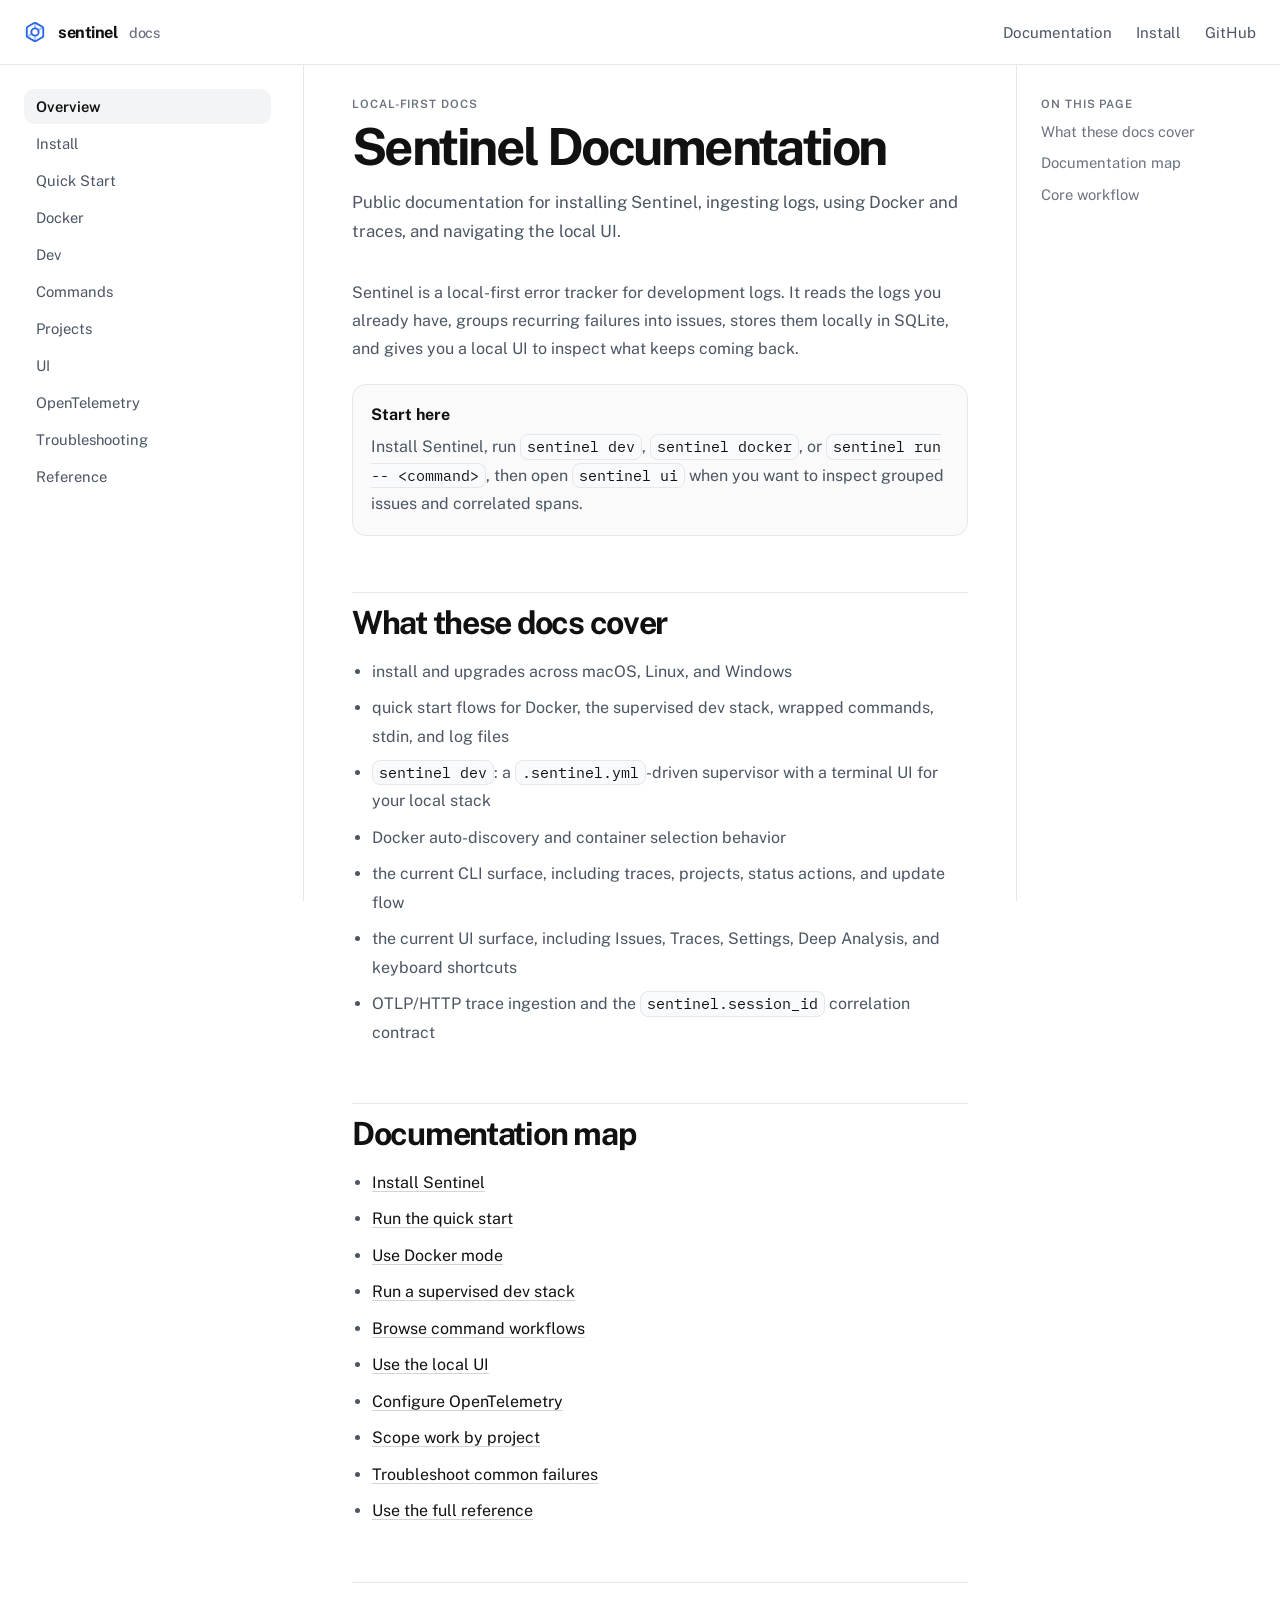
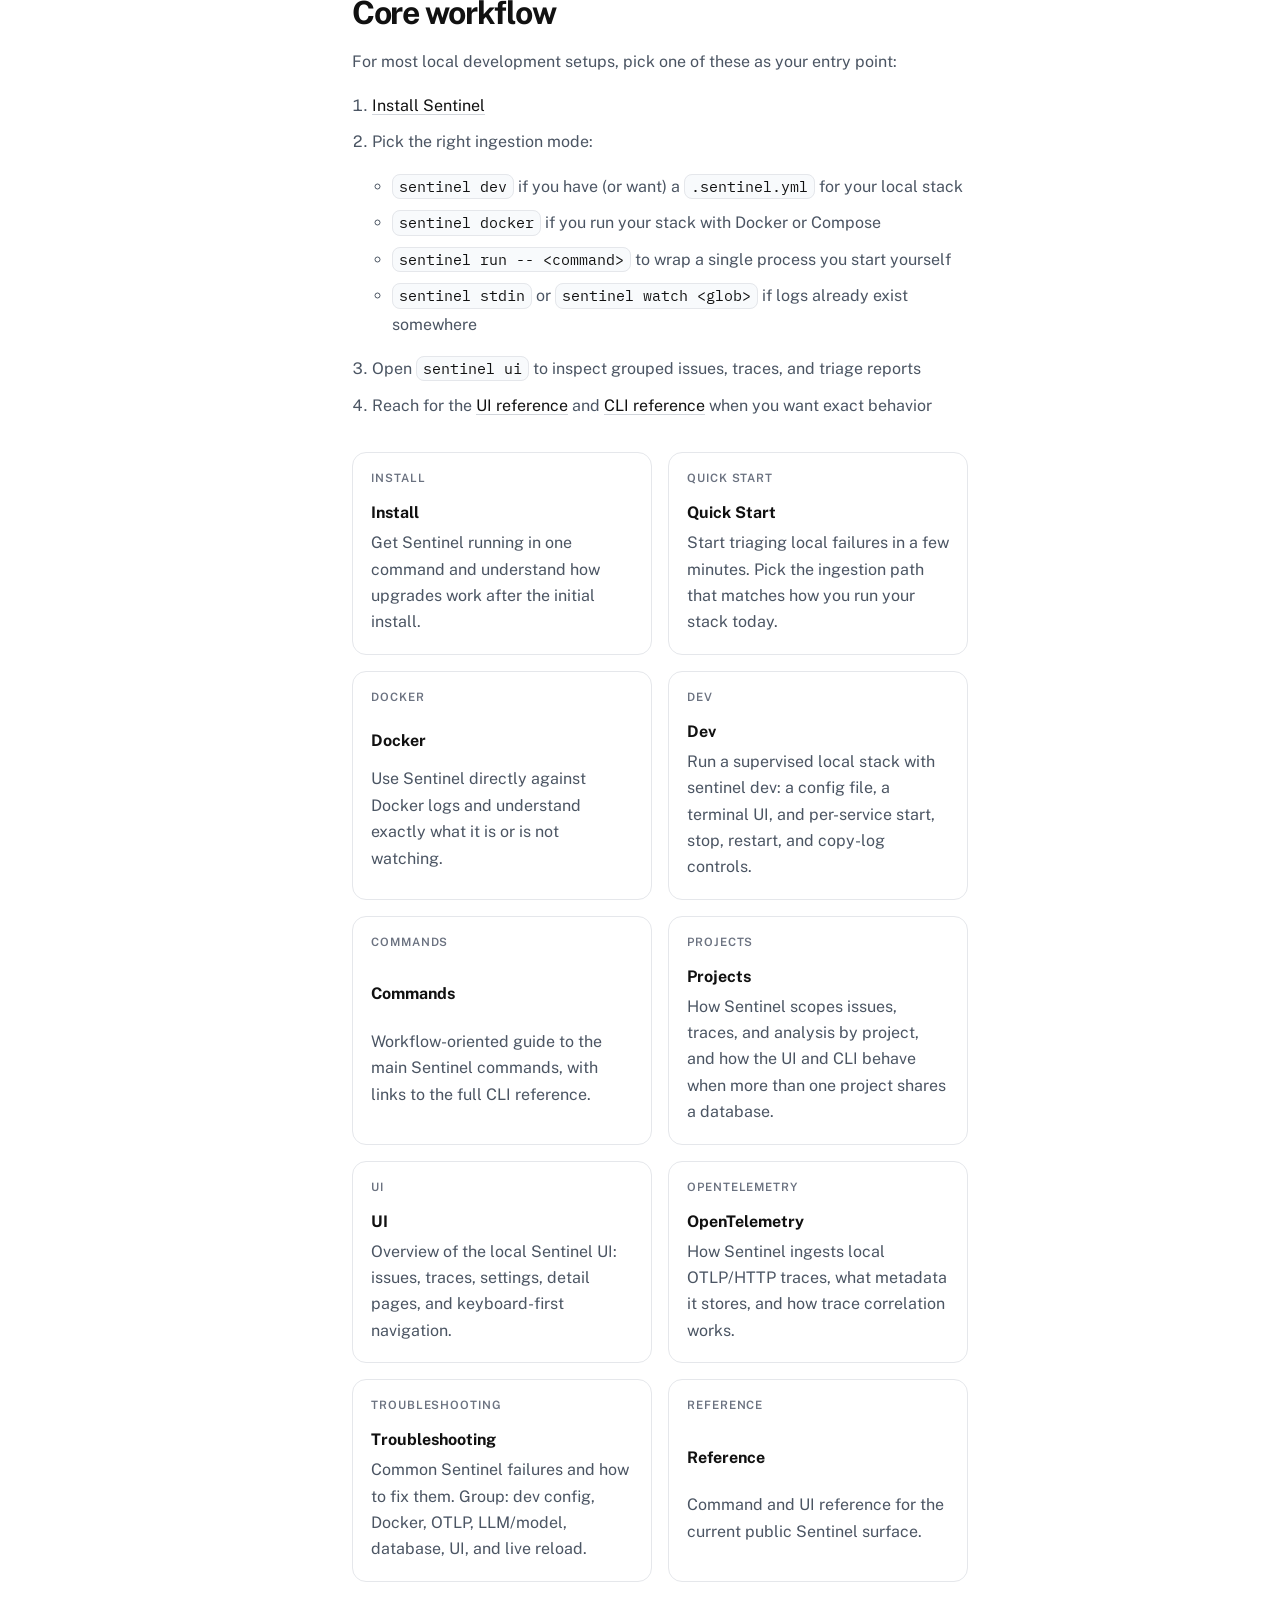
<file: docs/index.html>
<!doctype html><html lang=en><head><meta name=generator content="Hugo 0.157.0"><meta charset=utf-8><meta name=viewport content="width=device-width,initial-scale=1"><title>Sentinel Docs</title><meta name=description content="Public documentation for installing Sentinel, ingesting logs, using Docker and traces, and navigating the local UI."><link rel=preconnect href=https://fonts.googleapis.com><link rel=preconnect href=https://fonts.gstatic.com crossorigin><link href="https://fonts.googleapis.com/css2?family=IBM+Plex+Mono:wght@400;500;600&family=Public+Sans:wght@400;500;600;700&display=swap" rel=stylesheet><link rel=stylesheet href=/docs/docs.css></head><body><header class=topbar><div class=topbar-inner><a class=brand href=/docs/><span class=brand-mark aria-hidden=true><svg viewBox="0 0 24 24" fill="none" stroke="currentColor" stroke-width="2" stroke-linecap="round" stroke-linejoin="round"><path d="M21 16V8a2 2 0 00-1-1.73l-7-4a2 2 0 00-2 0l-7 4A2 2 0 003 8v8a2 2 0 001 1.73l7 4a2 2 0 002 0l7-4A2 2 0 0021 16z"/><circle cx="12" cy="12" r="4"/><line x1="12" y1="8" x2="12" y2="4" stroke-opacity=".4"/><line x1="12" y1="20" x2="12" y2="16" stroke-opacity=".4"/><line x1="5.07" y1="16" x2="8.54" y2="14" stroke-opacity=".4"/><line x1="18.93" y1="8" x2="15.46" y2="10" stroke-opacity=".4"/></svg>
</span><span class=brand-copy>sentinel</span>
<span class=brand-docs>docs</span></a><nav class=toplinks aria-label=Primary><a href=/docs/>Documentation</a>
<a href=/docs/install/>Install</a>
<a href=https://github.com/aneesahammed/sentinel-dist>GitHub</a></nav><button class=nav-toggle type=button data-nav-toggle aria-expanded=false aria-controls=docs-sidebar>
Menu</button></div></header><div class=docs-grid><aside class=sidebar id=docs-sidebar data-sidebar><div class=sidebar-inner><nav class=sidebar-nav aria-label=Documentation><a class="sidebar-link active" href=/docs/><span>Overview</span>
</a><a class=sidebar-link href=/docs/install/><span>Install</span>
</a><a class=sidebar-link href=/docs/quickstart/><span>Quick Start</span>
</a><a class=sidebar-link href=/docs/docker/><span>Docker</span>
</a><a class=sidebar-link href=/docs/dev/><span>Dev</span>
</a><a class=sidebar-link href=/docs/commands/><span>Commands</span>
</a><a class=sidebar-link href=/docs/projects/><span>Projects</span>
</a><a class=sidebar-link href=/docs/ui/><span>UI</span>
</a><a class=sidebar-link href=/docs/otel/><span>OpenTelemetry</span>
</a><a class=sidebar-link href=/docs/troubleshooting/><span>Troubleshooting</span>
</a><a class=sidebar-link href=/docs/reference/><span>Reference</span></a></nav></div></aside><main class=content-shell><article class="doc doc-home"><header class=doc-header><p class=eyebrow>Local-First Docs</p><h1>Sentinel Documentation</h1><p class=lede>Public documentation for installing Sentinel, ingesting logs, using Docker and traces, and navigating the local UI.</p></header><div class="doc-content prose"><p>Sentinel is a local-first error tracker for development logs. It reads the logs you already have, groups recurring failures into issues, stores them locally in SQLite, and gives you a local UI to inspect what keeps coming back.</p><div class=callout><strong>Start here</strong>
Install Sentinel, run <code>sentinel dev</code>, <code>sentinel docker</code>, or <code>sentinel run -- &lt;command></code>, then open <code>sentinel ui</code> when you want to inspect grouped issues and correlated spans.</div><h2 id=what-these-docs-cover>What these docs cover</h2><ul><li>install and upgrades across macOS, Linux, and Windows</li><li>quick start flows for Docker, the supervised dev stack, wrapped commands, stdin, and log files</li><li><code>sentinel dev</code>: a <code>.sentinel.yml</code>-driven supervisor with a terminal UI for your local stack</li><li>Docker auto-discovery and container selection behavior</li><li>the current CLI surface, including traces, projects, status actions, and update flow</li><li>the current UI surface, including Issues, Traces, Settings, Deep Analysis, and keyboard shortcuts</li><li>OTLP/HTTP trace ingestion and the <code>sentinel.session_id</code> correlation contract</li></ul><h2 id=documentation-map>Documentation map</h2><ul><li><a href=/docs/install/>Install Sentinel</a></li><li><a href=/docs/quickstart/>Run the quick start</a></li><li><a href=/docs/docker/>Use Docker mode</a></li><li><a href=/docs/dev/>Run a supervised dev stack</a></li><li><a href=/docs/commands/>Browse command workflows</a></li><li><a href=/docs/ui/>Use the local UI</a></li><li><a href=/docs/otel/>Configure OpenTelemetry</a></li><li><a href=/docs/projects/>Scope work by project</a></li><li><a href=/docs/troubleshooting/>Troubleshoot common failures</a></li><li><a href=/docs/reference/>Use the full reference</a></li></ul><h2 id=core-workflow>Core workflow</h2><p>For most local development setups, pick one of these as your entry point:</p><ol><li><a href=/docs/install/>Install Sentinel</a></li><li>Pick the right ingestion mode:<ul><li><code>sentinel dev</code> if you have (or want) a <code>.sentinel.yml</code> for your local stack</li><li><code>sentinel docker</code> if you run your stack with Docker or Compose</li><li><code>sentinel run -- &lt;command></code> to wrap a single process you start yourself</li><li><code>sentinel stdin</code> or <code>sentinel watch &lt;glob></code> if logs already exist somewhere</li></ul></li><li>Open <code>sentinel ui</code> to inspect grouped issues, traces, and triage reports</li><li>Reach for the <a href=/docs/reference/ui/>UI reference</a> and <a href=/docs/reference/cli/>CLI reference</a> when you want exact behavior</li></ol></div><section class=card-grid aria-label="Documentation sections"><a class=doc-card href=/docs/install/><span class=doc-card-kicker>Install</span>
<strong>Install</strong>
<span>Get Sentinel running in one command and understand how upgrades work after the initial install.</span>
</a><a class=doc-card href=/docs/quickstart/><span class=doc-card-kicker>Quick Start</span>
<strong>Quick Start</strong>
<span>Start triaging local failures in a few minutes. Pick the ingestion path that matches how you run your stack today.</span>
</a><a class=doc-card href=/docs/docker/><span class=doc-card-kicker>Docker</span>
<strong>Docker</strong>
<span>Use Sentinel directly against Docker logs and understand exactly what it is or is not watching.</span>
</a><a class=doc-card href=/docs/dev/><span class=doc-card-kicker>Dev</span>
<strong>Dev</strong>
<span>Run a supervised local stack with sentinel dev: a config file, a terminal UI, and per-service start, stop, restart, and copy-log controls.</span>
</a><a class=doc-card href=/docs/commands/><span class=doc-card-kicker>Commands</span>
<strong>Commands</strong>
<span>Workflow-oriented guide to the main Sentinel commands, with links to the full CLI reference.</span>
</a><a class=doc-card href=/docs/projects/><span class=doc-card-kicker>Projects</span>
<strong>Projects</strong>
<span>How Sentinel scopes issues, traces, and analysis by project, and how the UI and CLI behave when more than one project shares a database.</span>
</a><a class=doc-card href=/docs/ui/><span class=doc-card-kicker>UI</span>
<strong>UI</strong>
<span>Overview of the local Sentinel UI: issues, traces, settings, detail pages, and keyboard-first navigation.</span>
</a><a class=doc-card href=/docs/otel/><span class=doc-card-kicker>OpenTelemetry</span>
<strong>OpenTelemetry</strong>
<span>How Sentinel ingests local OTLP/HTTP traces, what metadata it stores, and how trace correlation works.</span>
</a><a class=doc-card href=/docs/troubleshooting/><span class=doc-card-kicker>Troubleshooting</span>
<strong>Troubleshooting</strong>
<span>Common Sentinel failures and how to fix them. Group: dev config, Docker, OTLP, LLM/model, database, UI, and live reload.</span>
</a><a class=doc-card href=/docs/reference/><span class=doc-card-kicker>Reference</span>
<strong>Reference</strong>
<span>Command and UI reference for the current public Sentinel surface.</span></a></section></article></main><aside class=page-toc><div class=page-toc-inner><p class=toc-title>On This Page</p><nav id=TableOfContents><ul><li><a href=#what-these-docs-cover>What these docs cover</a></li><li><a href=#documentation-map>Documentation map</a></li><li><a href=#core-workflow>Core workflow</a></li></ul></nav></div></aside></div><script src=/docs/docs.js defer></script></body></html>
</file>
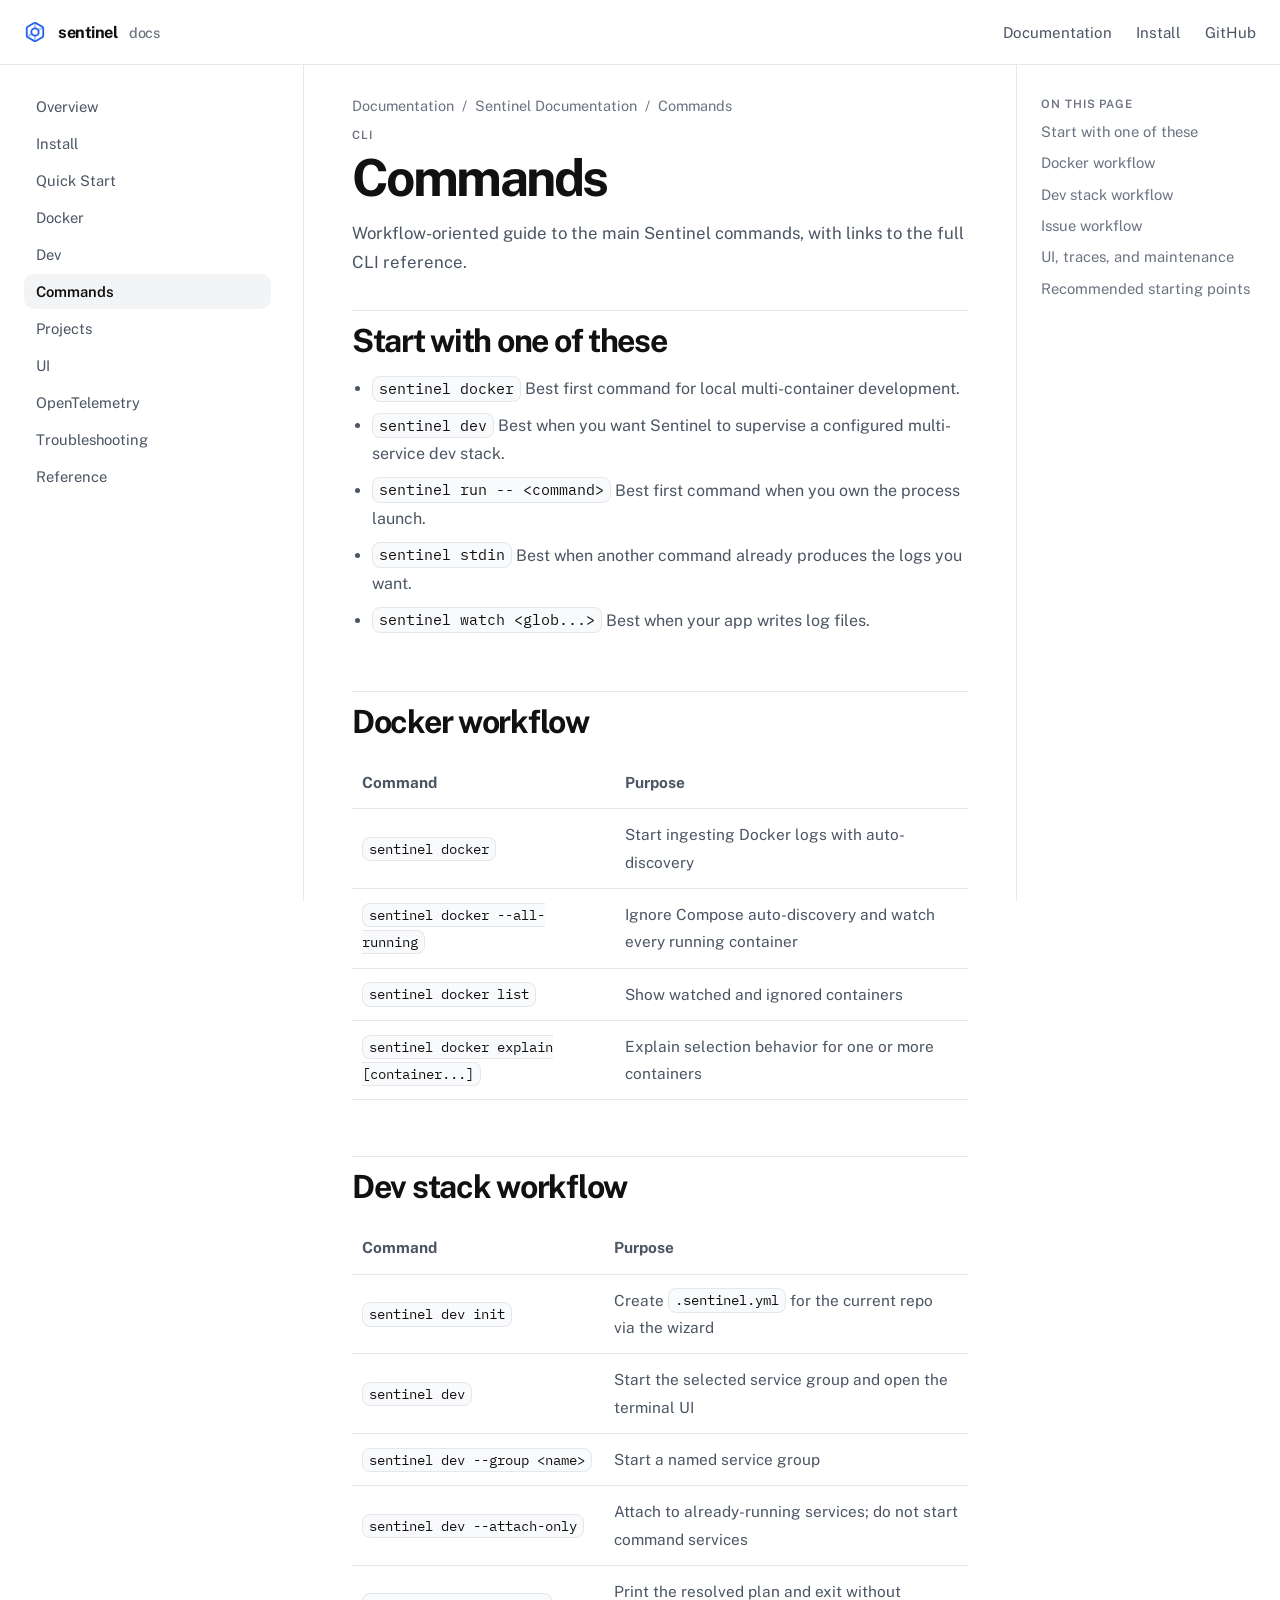
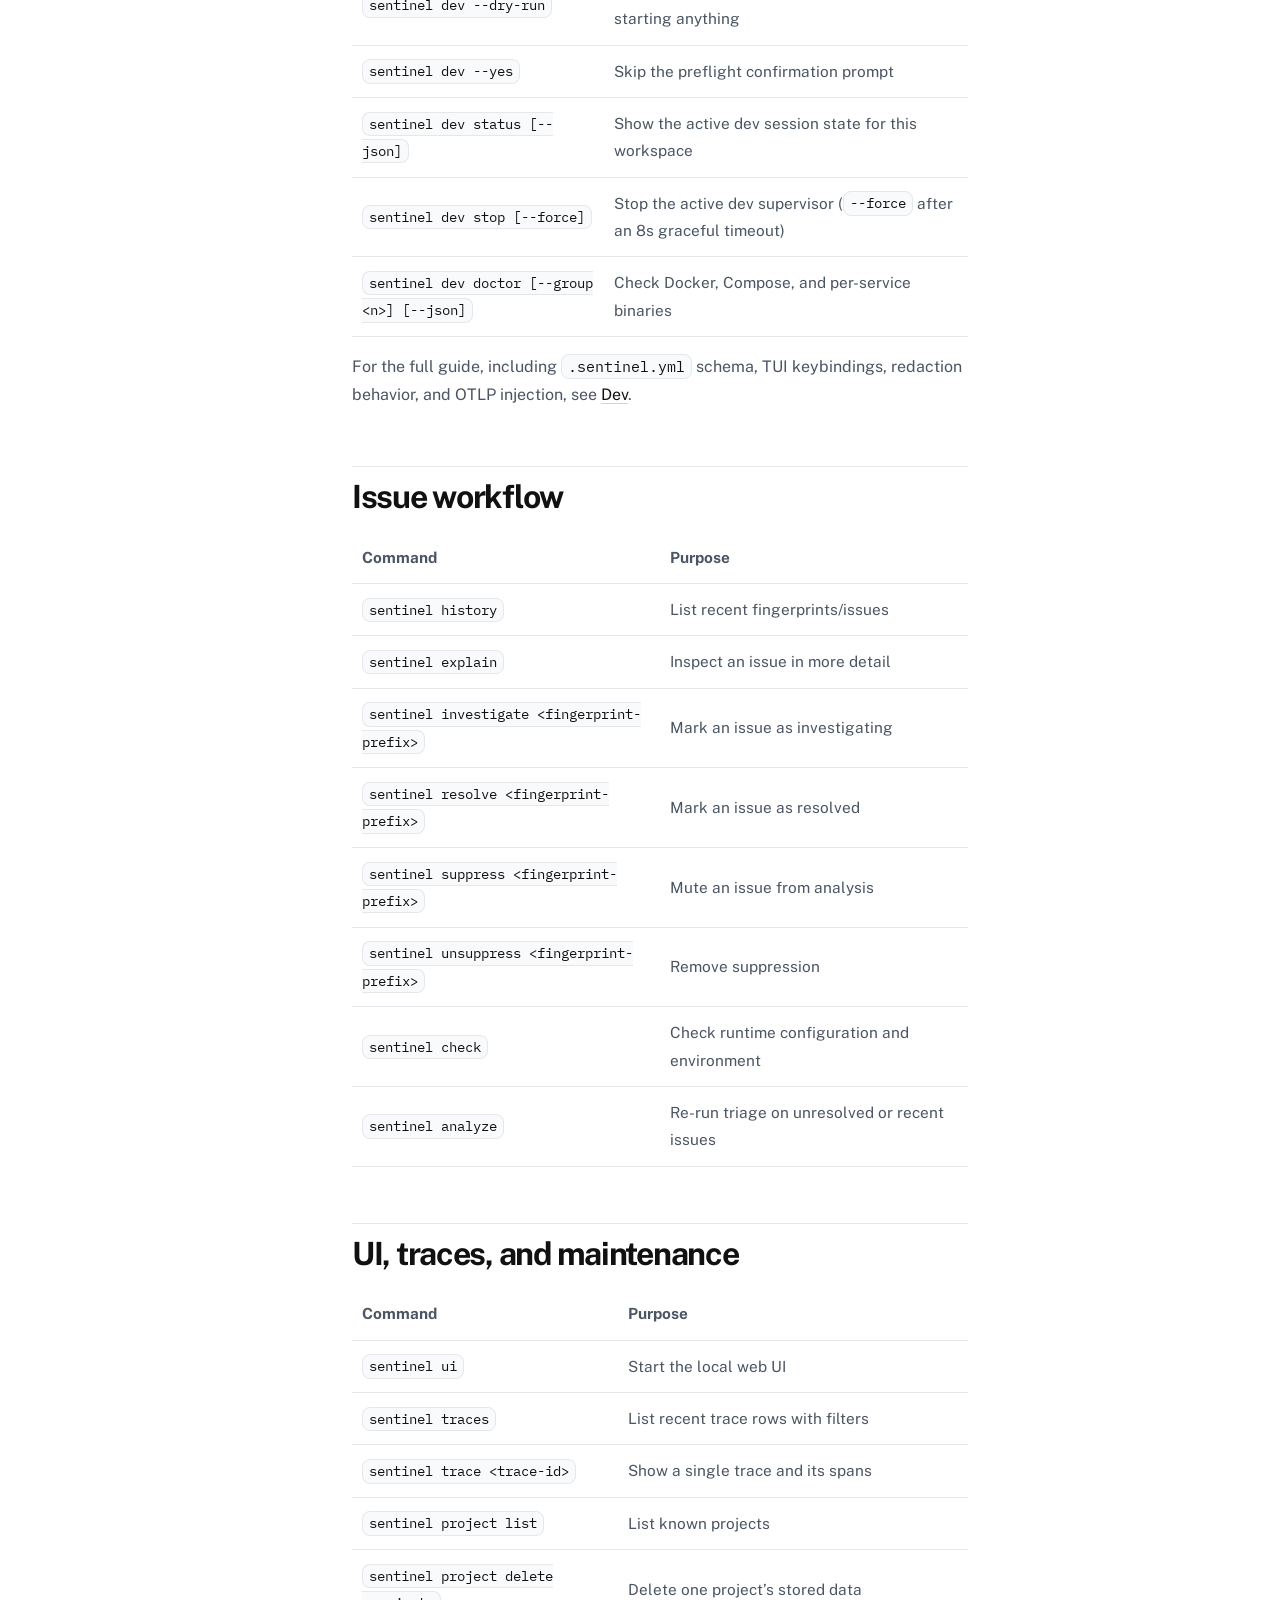
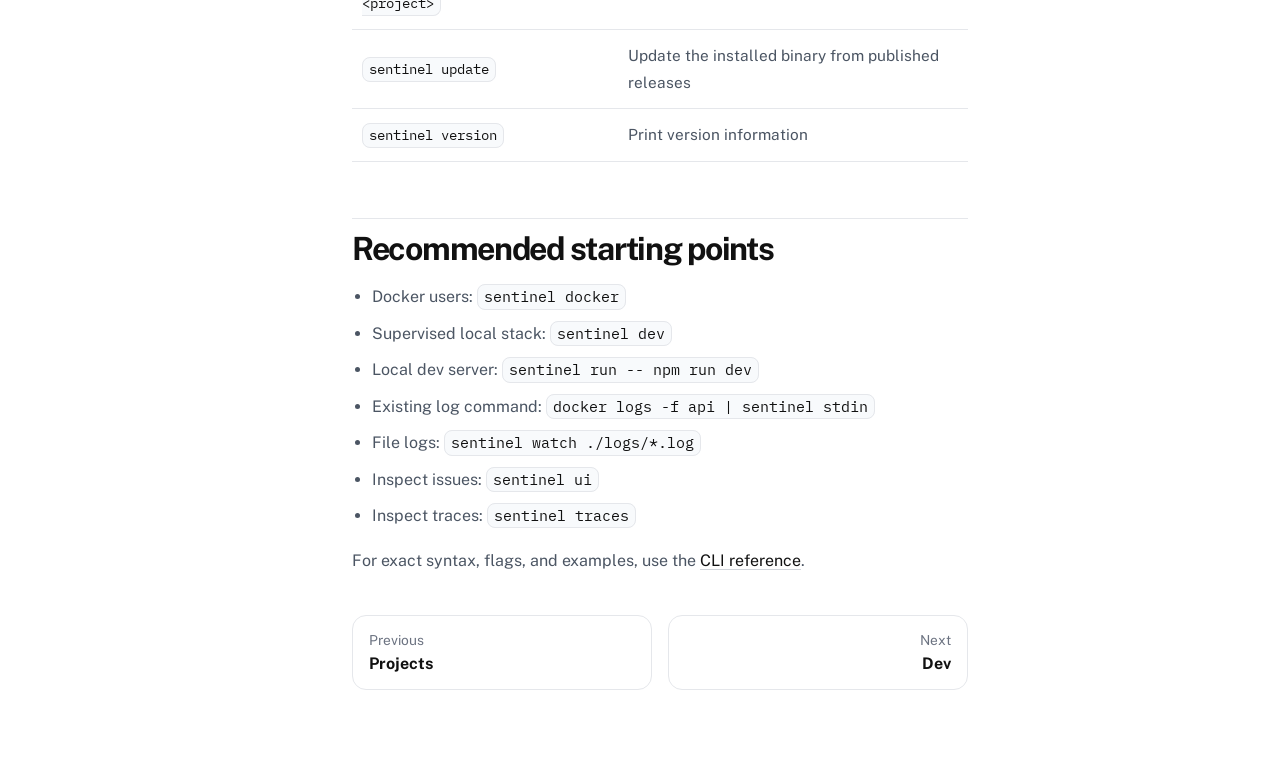
<file: docs/commands/index.html>
<!doctype html><html lang=en><head><meta charset=utf-8><meta name=viewport content="width=device-width,initial-scale=1"><title>Commands · Sentinel Docs</title><meta name=description content="Workflow-oriented guide to the main Sentinel commands, with links to the full CLI reference."><link rel=preconnect href=https://fonts.googleapis.com><link rel=preconnect href=https://fonts.gstatic.com crossorigin><link href="https://fonts.googleapis.com/css2?family=IBM+Plex+Mono:wght@400;500;600&family=Public+Sans:wght@400;500;600;700&display=swap" rel=stylesheet><link rel=stylesheet href=/docs/docs.css></head><body><header class=topbar><div class=topbar-inner><a class=brand href=/docs/><span class=brand-mark aria-hidden=true><svg viewBox="0 0 24 24" fill="none" stroke="currentColor" stroke-width="2" stroke-linecap="round" stroke-linejoin="round"><path d="M21 16V8a2 2 0 00-1-1.73l-7-4a2 2 0 00-2 0l-7 4A2 2 0 003 8v8a2 2 0 001 1.73l7 4a2 2 0 002 0l7-4A2 2 0 0021 16z"/><circle cx="12" cy="12" r="4"/><line x1="12" y1="8" x2="12" y2="4" stroke-opacity=".4"/><line x1="12" y1="20" x2="12" y2="16" stroke-opacity=".4"/><line x1="5.07" y1="16" x2="8.54" y2="14" stroke-opacity=".4"/><line x1="18.93" y1="8" x2="15.46" y2="10" stroke-opacity=".4"/></svg>
</span><span class=brand-copy>sentinel</span>
<span class=brand-docs>docs</span></a><nav class=toplinks aria-label=Primary><a href=/docs/>Documentation</a>
<a href=/docs/install/>Install</a>
<a href=https://github.com/aneesahammed/sentinel-dist>GitHub</a></nav><button class=nav-toggle type=button data-nav-toggle aria-expanded=false aria-controls=docs-sidebar>
Menu</button></div></header><div class=docs-grid><aside class=sidebar id=docs-sidebar data-sidebar><div class=sidebar-inner><nav class=sidebar-nav aria-label=Documentation><a class=sidebar-link href=/docs/><span>Overview</span>
</a><a class=sidebar-link href=/docs/install/><span>Install</span>
</a><a class=sidebar-link href=/docs/quickstart/><span>Quick Start</span>
</a><a class=sidebar-link href=/docs/docker/><span>Docker</span>
</a><a class=sidebar-link href=/docs/dev/><span>Dev</span>
</a><a class="sidebar-link active" href=/docs/commands/><span>Commands</span>
</a><a class=sidebar-link href=/docs/projects/><span>Projects</span>
</a><a class=sidebar-link href=/docs/ui/><span>UI</span>
</a><a class=sidebar-link href=/docs/otel/><span>OpenTelemetry</span>
</a><a class=sidebar-link href=/docs/troubleshooting/><span>Troubleshooting</span>
</a><a class=sidebar-link href=/docs/reference/><span>Reference</span></a></nav></div></aside><main class=content-shell><article class=doc><header class=doc-header><nav class=breadcrumbs aria-label=Breadcrumb><a href=/docs/>Documentation</a>
<span>/</span>
<a href=/docs/>Sentinel Documentation</a>
<span>/</span>
<span>Commands</span></nav><p class=eyebrow>CLI</p><h1>Commands</h1><p class=lede>Workflow-oriented guide to the main Sentinel commands, with links to the full CLI reference.</p></header><div class="doc-content prose"><h2 id=start-with-one-of-these>Start with one of these</h2><ul><li><code>sentinel docker</code>
Best first command for local multi-container development.</li><li><code>sentinel dev</code>
Best when you want Sentinel to supervise a configured multi-service dev stack.</li><li><code>sentinel run -- &lt;command></code>
Best first command when you own the process launch.</li><li><code>sentinel stdin</code>
Best when another command already produces the logs you want.</li><li><code>sentinel watch &lt;glob...></code>
Best when your app writes log files.</li></ul><h2 id=docker-workflow>Docker workflow</h2><table><thead><tr><th>Command</th><th>Purpose</th></tr></thead><tbody><tr><td><code>sentinel docker</code></td><td>Start ingesting Docker logs with auto-discovery</td></tr><tr><td><code>sentinel docker --all-running</code></td><td>Ignore Compose auto-discovery and watch every running container</td></tr><tr><td><code>sentinel docker list</code></td><td>Show watched and ignored containers</td></tr><tr><td><code>sentinel docker explain [container...]</code></td><td>Explain selection behavior for one or more containers</td></tr></tbody></table><h2 id=dev-stack-workflow>Dev stack workflow</h2><table><thead><tr><th>Command</th><th>Purpose</th></tr></thead><tbody><tr><td><code>sentinel dev init</code></td><td>Create <code>.sentinel.yml</code> for the current repo via the wizard</td></tr><tr><td><code>sentinel dev</code></td><td>Start the selected service group and open the terminal UI</td></tr><tr><td><code>sentinel dev --group &lt;name></code></td><td>Start a named service group</td></tr><tr><td><code>sentinel dev --attach-only</code></td><td>Attach to already-running services; do not start command services</td></tr><tr><td><code>sentinel dev --dry-run</code></td><td>Print the resolved plan and exit without starting anything</td></tr><tr><td><code>sentinel dev --yes</code></td><td>Skip the preflight confirmation prompt</td></tr><tr><td><code>sentinel dev status [--json]</code></td><td>Show the active dev session state for this workspace</td></tr><tr><td><code>sentinel dev stop [--force]</code></td><td>Stop the active dev supervisor (<code>--force</code> after an 8s graceful timeout)</td></tr><tr><td><code>sentinel dev doctor [--group &lt;n>] [--json]</code></td><td>Check Docker, Compose, and per-service binaries</td></tr></tbody></table><p>For the full guide, including <code>.sentinel.yml</code> schema, TUI keybindings, redaction behavior, and OTLP injection, see <a href=/docs/dev/>Dev</a>.</p><h2 id=issue-workflow>Issue workflow</h2><table><thead><tr><th>Command</th><th>Purpose</th></tr></thead><tbody><tr><td><code>sentinel history</code></td><td>List recent fingerprints/issues</td></tr><tr><td><code>sentinel explain</code></td><td>Inspect an issue in more detail</td></tr><tr><td><code>sentinel investigate &lt;fingerprint-prefix></code></td><td>Mark an issue as investigating</td></tr><tr><td><code>sentinel resolve &lt;fingerprint-prefix></code></td><td>Mark an issue as resolved</td></tr><tr><td><code>sentinel suppress &lt;fingerprint-prefix></code></td><td>Mute an issue from analysis</td></tr><tr><td><code>sentinel unsuppress &lt;fingerprint-prefix></code></td><td>Remove suppression</td></tr><tr><td><code>sentinel check</code></td><td>Check runtime configuration and environment</td></tr><tr><td><code>sentinel analyze</code></td><td>Re-run triage on unresolved or recent issues</td></tr></tbody></table><h2 id=ui-traces-and-maintenance>UI, traces, and maintenance</h2><table><thead><tr><th>Command</th><th>Purpose</th></tr></thead><tbody><tr><td><code>sentinel ui</code></td><td>Start the local web UI</td></tr><tr><td><code>sentinel traces</code></td><td>List recent trace rows with filters</td></tr><tr><td><code>sentinel trace &lt;trace-id></code></td><td>Show a single trace and its spans</td></tr><tr><td><code>sentinel project list</code></td><td>List known projects</td></tr><tr><td><code>sentinel project delete &lt;project></code></td><td>Delete one project&rsquo;s stored data</td></tr><tr><td><code>sentinel update</code></td><td>Update the installed binary from published releases</td></tr><tr><td><code>sentinel version</code></td><td>Print version information</td></tr></tbody></table><h2 id=recommended-starting-points>Recommended starting points</h2><ul><li>Docker users: <code>sentinel docker</code></li><li>Supervised local stack: <code>sentinel dev</code></li><li>Local dev server: <code>sentinel run -- npm run dev</code></li><li>Existing log command: <code>docker logs -f api | sentinel stdin</code></li><li>File logs: <code>sentinel watch ./logs/*.log</code></li><li>Inspect issues: <code>sentinel ui</code></li><li>Inspect traces: <code>sentinel traces</code></li></ul><p>For exact syntax, flags, and examples, use the <a href=/docs/reference/cli/>CLI reference</a>.</p></div><nav class=doc-pager aria-label="Page navigation"><a class=pager-card href=/docs/projects/><span>Previous</span>
<strong>Projects</strong>
</a><a class="pager-card pager-next" href=/docs/dev/><span>Next</span>
<strong>Dev</strong></a></nav></article></main><aside class=page-toc><div class=page-toc-inner><p class=toc-title>On This Page</p><nav id=TableOfContents><ul><li><a href=#start-with-one-of-these>Start with one of these</a></li><li><a href=#docker-workflow>Docker workflow</a></li><li><a href=#dev-stack-workflow>Dev stack workflow</a></li><li><a href=#issue-workflow>Issue workflow</a></li><li><a href=#ui-traces-and-maintenance>UI, traces, and maintenance</a></li><li><a href=#recommended-starting-points>Recommended starting points</a></li></ul></nav></div></aside></div><script src=/docs/docs.js defer></script></body></html>
</file>
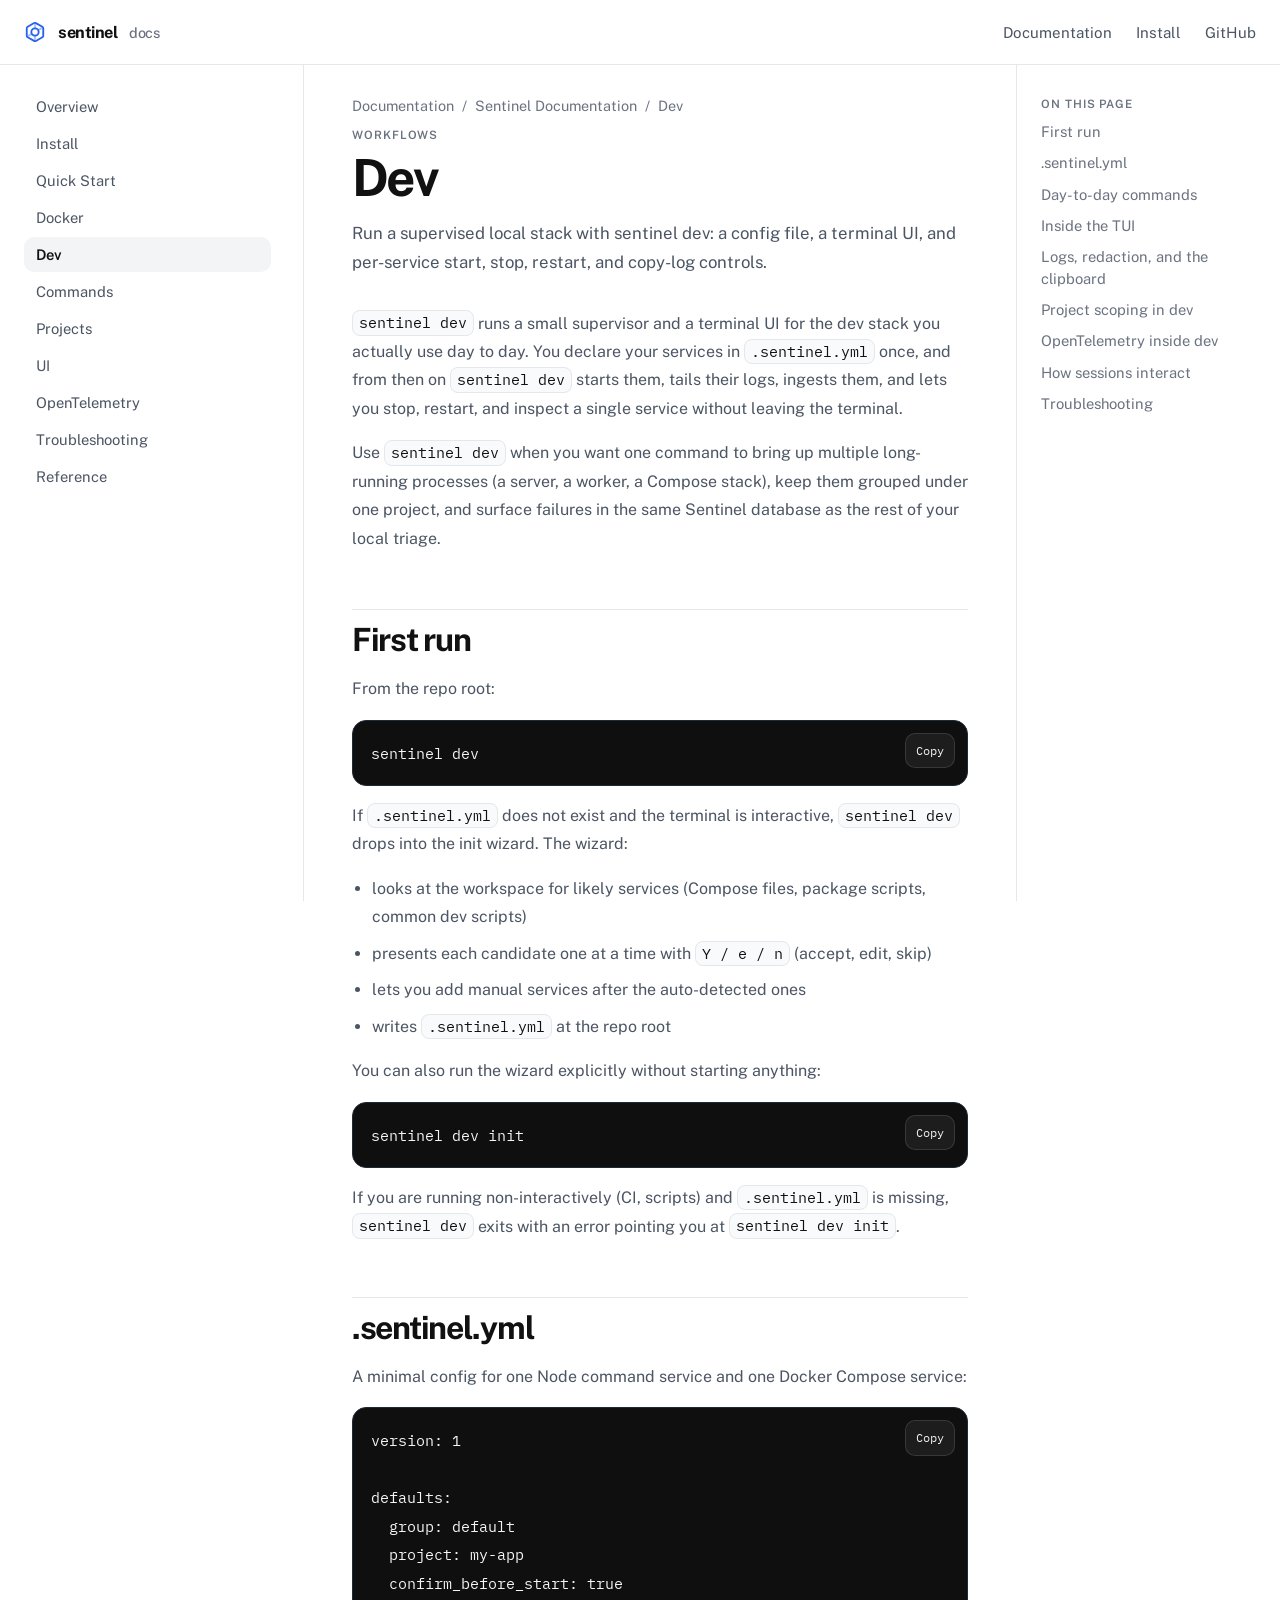
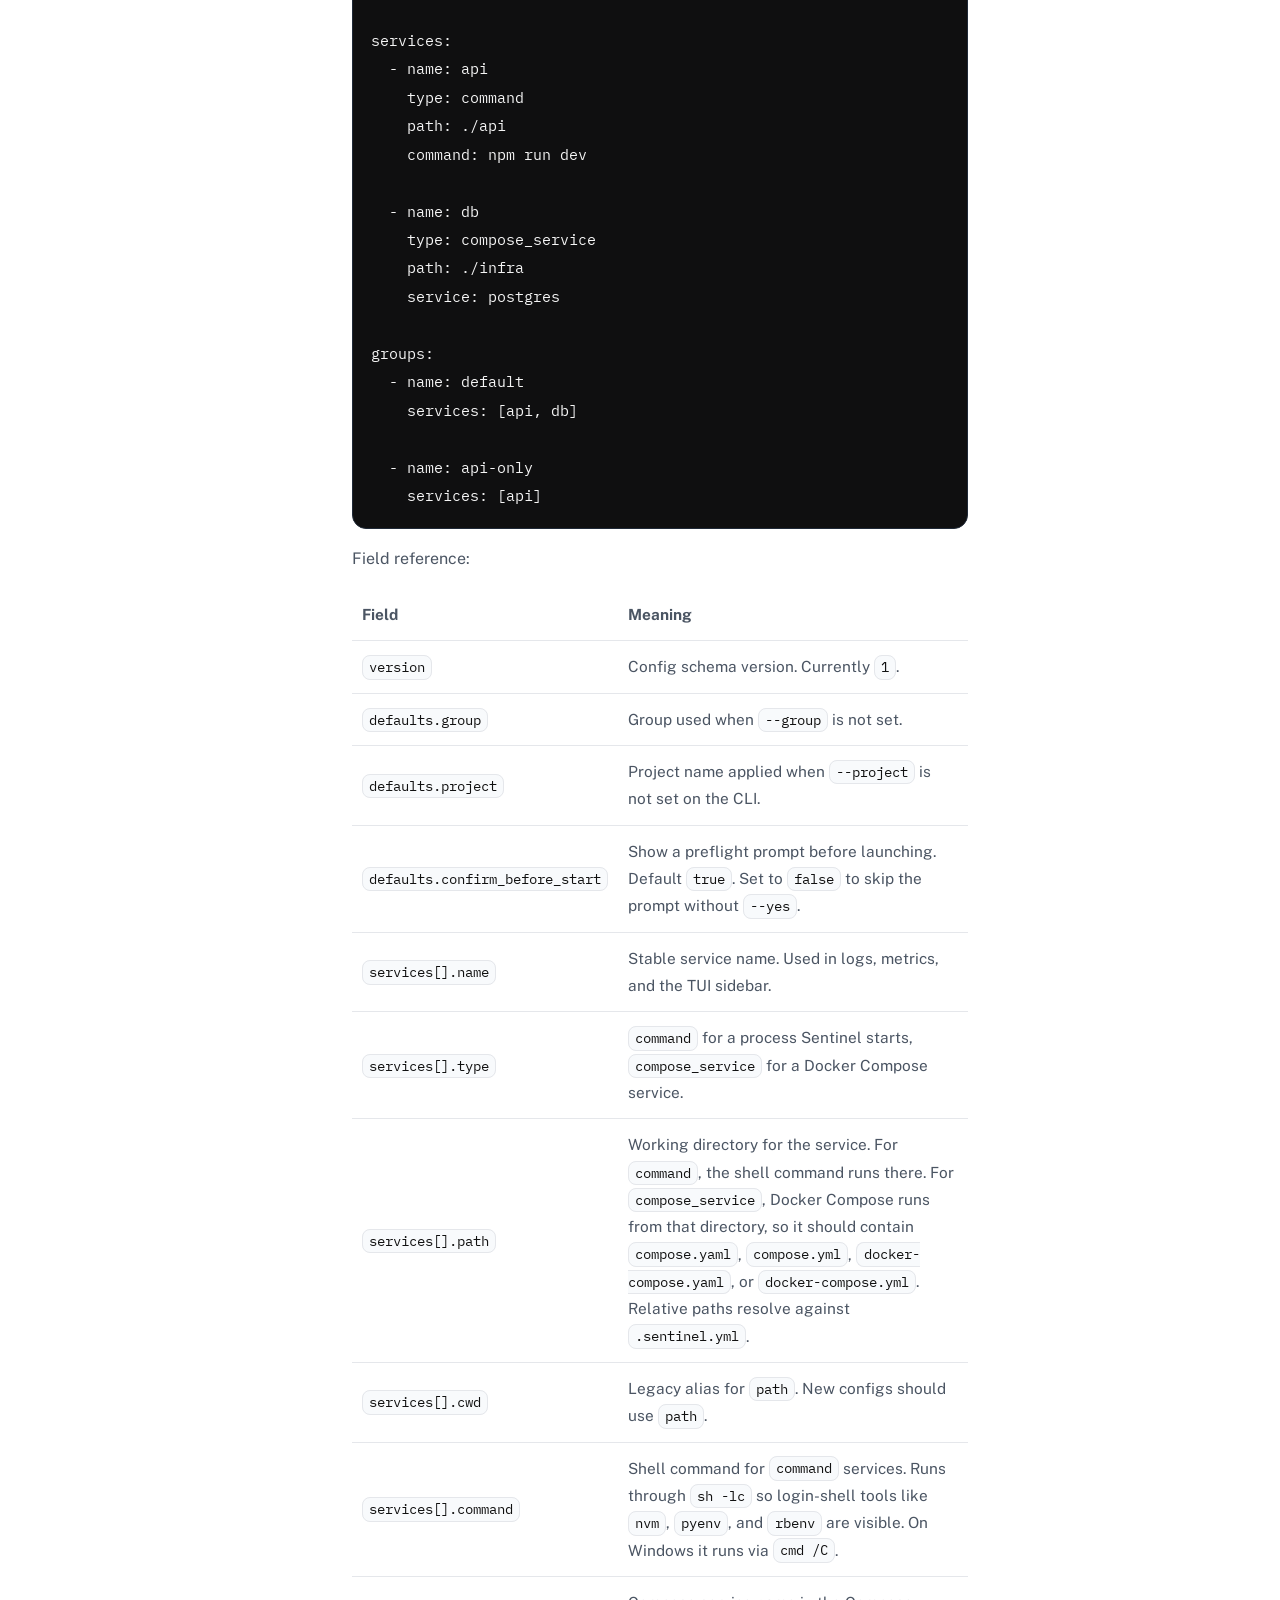
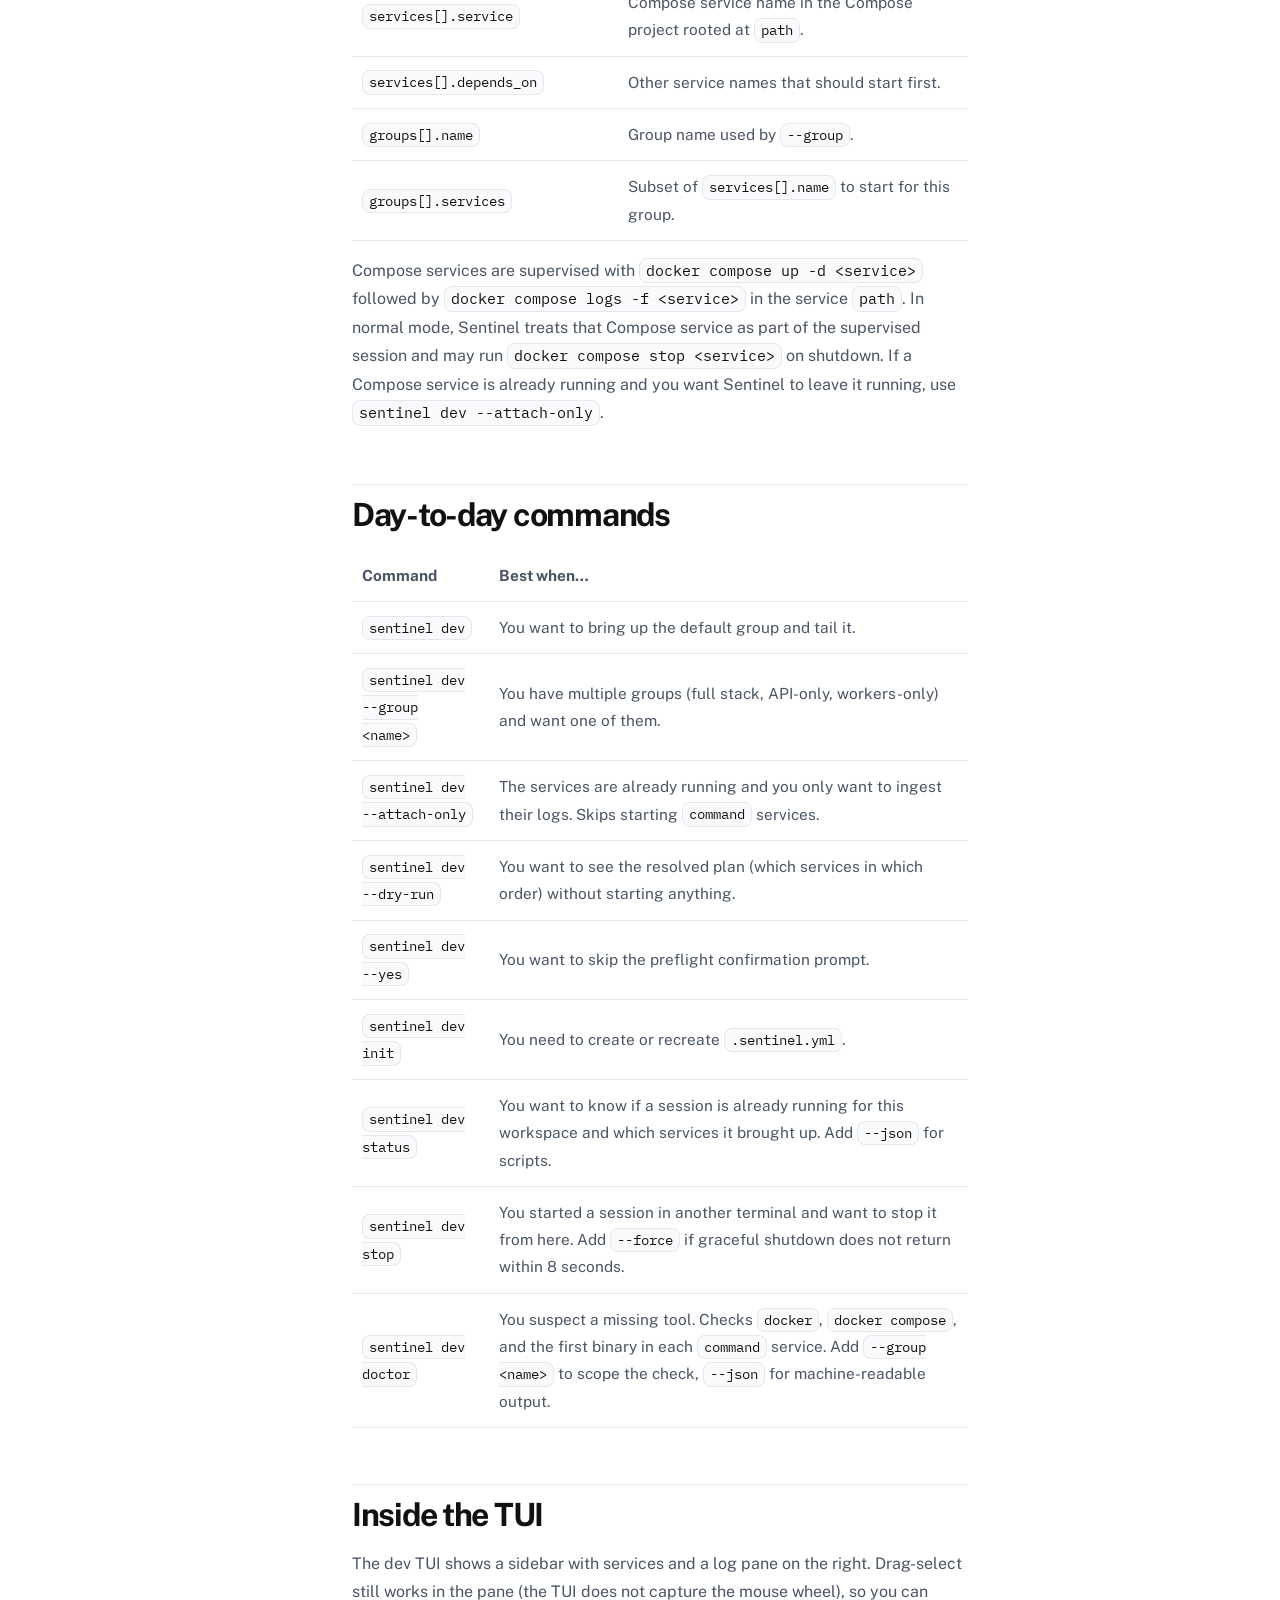
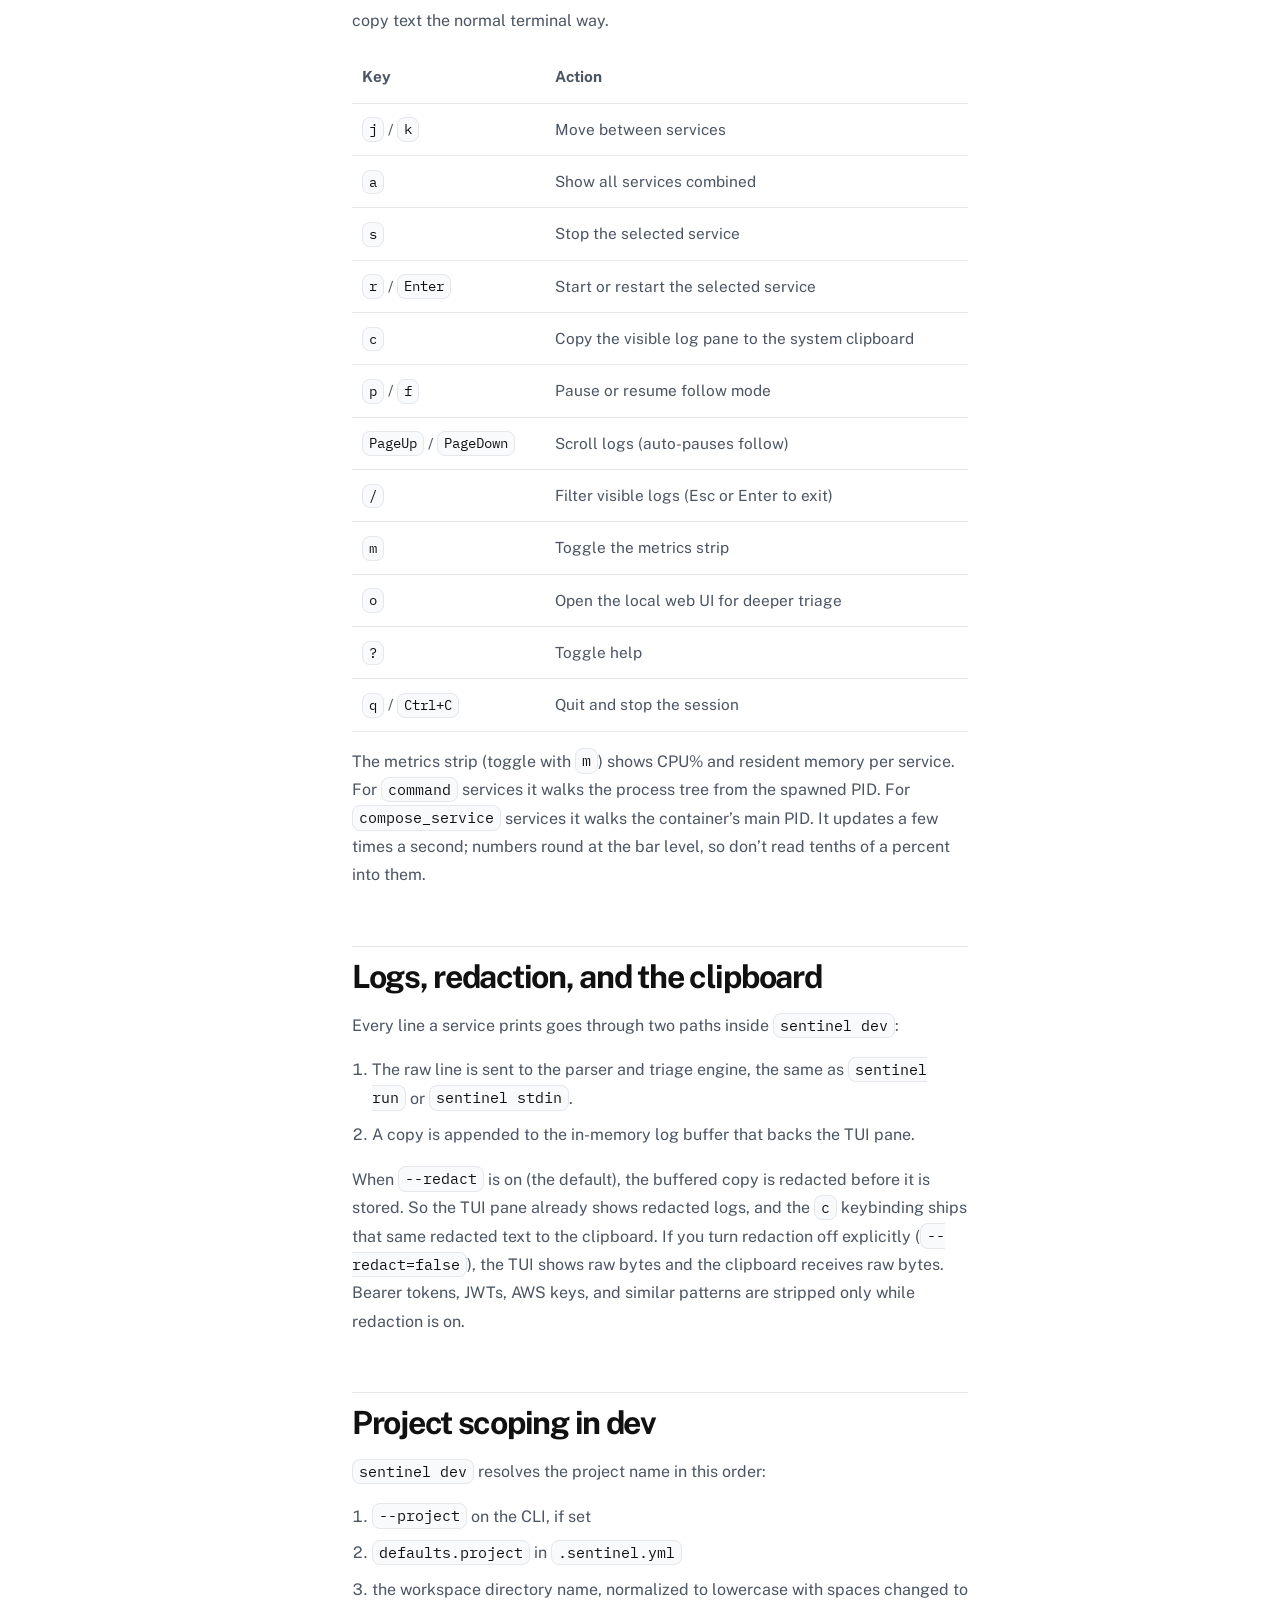
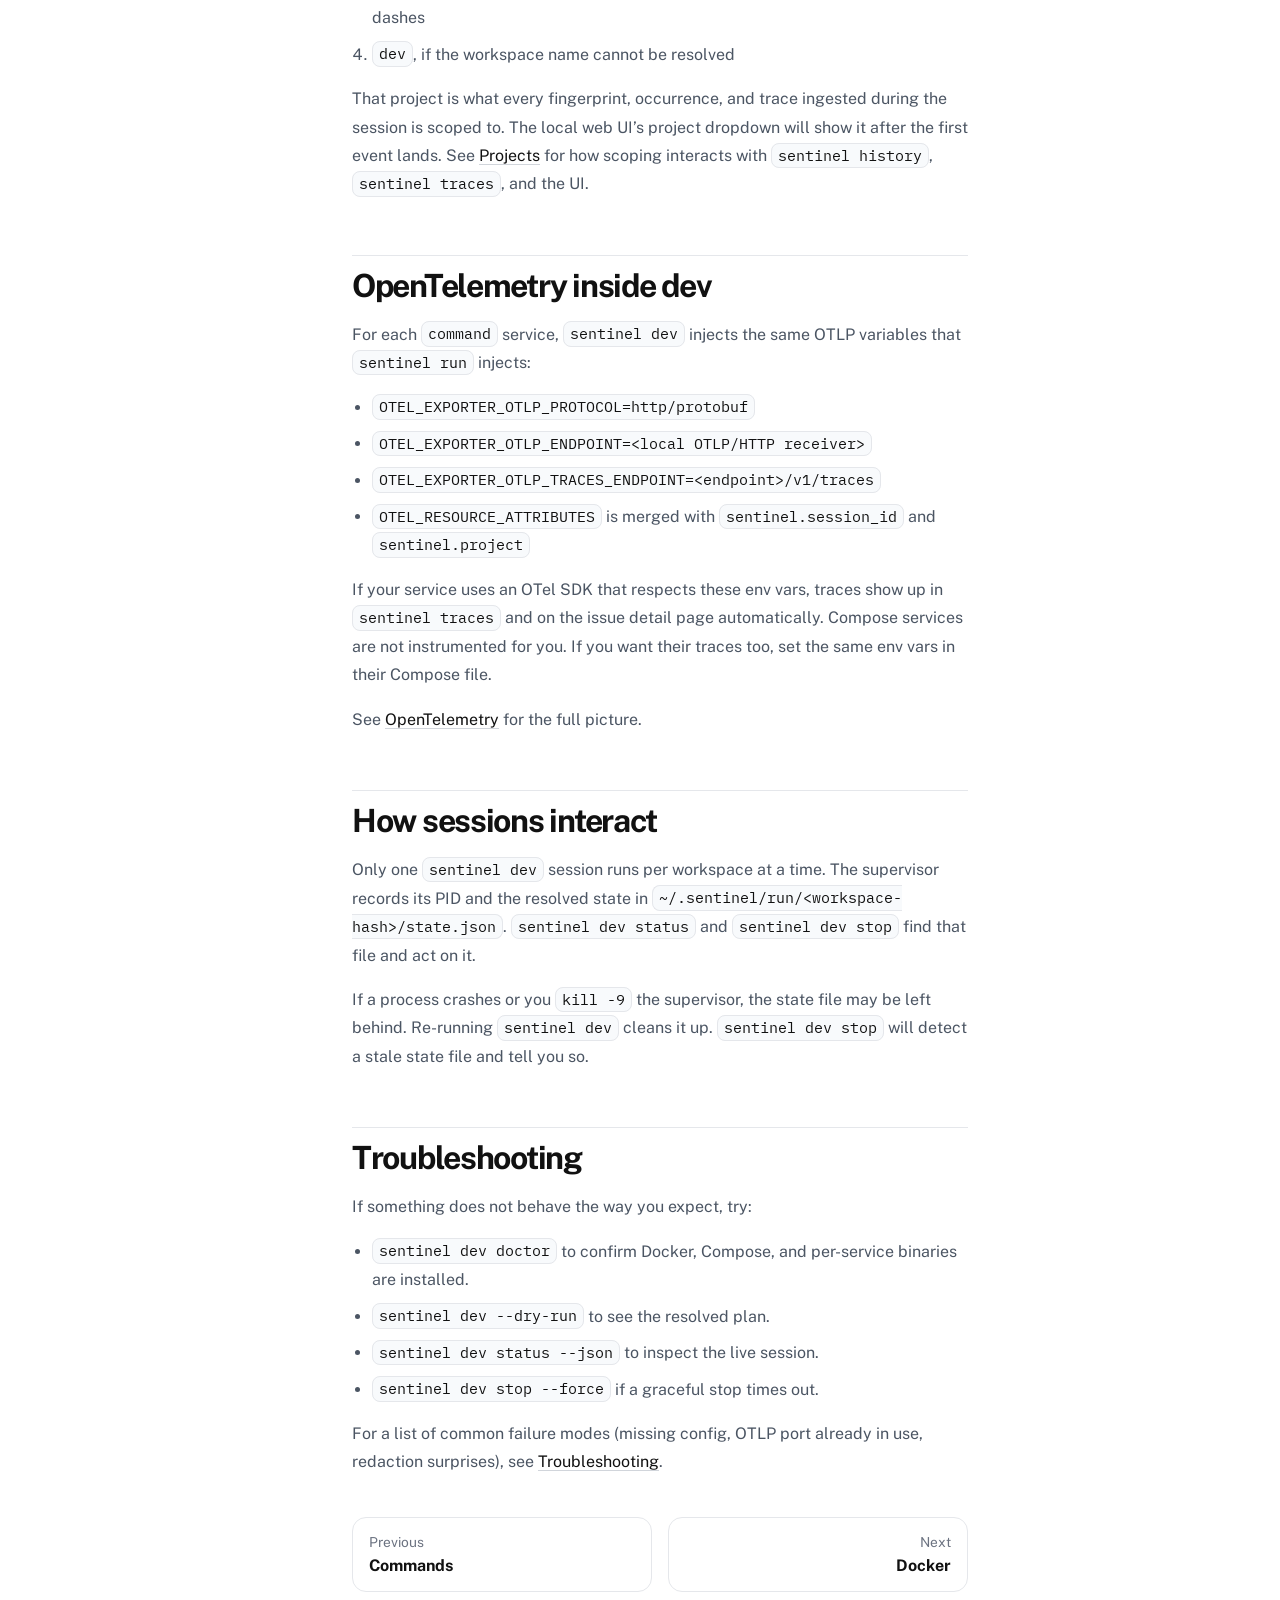
<file: docs/dev/index.html>
<!doctype html><html lang=en><head><meta charset=utf-8><meta name=viewport content="width=device-width,initial-scale=1"><title>Dev · Sentinel Docs</title><meta name=description content="Run a supervised local stack with sentinel dev: a config file, a terminal UI, and per-service start, stop, restart, and copy-log controls."><link rel=preconnect href=https://fonts.googleapis.com><link rel=preconnect href=https://fonts.gstatic.com crossorigin><link href="https://fonts.googleapis.com/css2?family=IBM+Plex+Mono:wght@400;500;600&family=Public+Sans:wght@400;500;600;700&display=swap" rel=stylesheet><link rel=stylesheet href=/docs/docs.css></head><body><header class=topbar><div class=topbar-inner><a class=brand href=/docs/><span class=brand-mark aria-hidden=true><svg viewBox="0 0 24 24" fill="none" stroke="currentColor" stroke-width="2" stroke-linecap="round" stroke-linejoin="round"><path d="M21 16V8a2 2 0 00-1-1.73l-7-4a2 2 0 00-2 0l-7 4A2 2 0 003 8v8a2 2 0 001 1.73l7 4a2 2 0 002 0l7-4A2 2 0 0021 16z"/><circle cx="12" cy="12" r="4"/><line x1="12" y1="8" x2="12" y2="4" stroke-opacity=".4"/><line x1="12" y1="20" x2="12" y2="16" stroke-opacity=".4"/><line x1="5.07" y1="16" x2="8.54" y2="14" stroke-opacity=".4"/><line x1="18.93" y1="8" x2="15.46" y2="10" stroke-opacity=".4"/></svg>
</span><span class=brand-copy>sentinel</span>
<span class=brand-docs>docs</span></a><nav class=toplinks aria-label=Primary><a href=/docs/>Documentation</a>
<a href=/docs/install/>Install</a>
<a href=https://github.com/aneesahammed/sentinel-dist>GitHub</a></nav><button class=nav-toggle type=button data-nav-toggle aria-expanded=false aria-controls=docs-sidebar>
Menu</button></div></header><div class=docs-grid><aside class=sidebar id=docs-sidebar data-sidebar><div class=sidebar-inner><nav class=sidebar-nav aria-label=Documentation><a class=sidebar-link href=/docs/><span>Overview</span>
</a><a class=sidebar-link href=/docs/install/><span>Install</span>
</a><a class=sidebar-link href=/docs/quickstart/><span>Quick Start</span>
</a><a class=sidebar-link href=/docs/docker/><span>Docker</span>
</a><a class="sidebar-link active" href=/docs/dev/><span>Dev</span>
</a><a class=sidebar-link href=/docs/commands/><span>Commands</span>
</a><a class=sidebar-link href=/docs/projects/><span>Projects</span>
</a><a class=sidebar-link href=/docs/ui/><span>UI</span>
</a><a class=sidebar-link href=/docs/otel/><span>OpenTelemetry</span>
</a><a class=sidebar-link href=/docs/troubleshooting/><span>Troubleshooting</span>
</a><a class=sidebar-link href=/docs/reference/><span>Reference</span></a></nav></div></aside><main class=content-shell><article class=doc><header class=doc-header><nav class=breadcrumbs aria-label=Breadcrumb><a href=/docs/>Documentation</a>
<span>/</span>
<a href=/docs/>Sentinel Documentation</a>
<span>/</span>
<span>Dev</span></nav><p class=eyebrow>Workflows</p><h1>Dev</h1><p class=lede>Run a supervised local stack with sentinel dev: a config file, a terminal UI, and per-service start, stop, restart, and copy-log controls.</p></header><div class="doc-content prose"><p><code>sentinel dev</code> runs a small supervisor and a terminal UI for the dev stack you actually use day to day. You declare your services in <code>.sentinel.yml</code> once, and from then on <code>sentinel dev</code> starts them, tails their logs, ingests them, and lets you stop, restart, and inspect a single service without leaving the terminal.</p><p>Use <code>sentinel dev</code> when you want one command to bring up multiple long-running processes (a server, a worker, a Compose stack), keep them grouped under one project, and surface failures in the same Sentinel database as the rest of your local triage.</p><h2 id=first-run>First run</h2><p>From the repo root:</p><div class=highlight><pre tabindex=0 class=chroma><code class=language-bash data-lang=bash><span class=line><span class=cl>sentinel dev
</span></span></code></pre></div><p>If <code>.sentinel.yml</code> does not exist and the terminal is interactive, <code>sentinel dev</code> drops into the init wizard. The wizard:</p><ul><li>looks at the workspace for likely services (Compose files, package scripts, common dev scripts)</li><li>presents each candidate one at a time with <code>Y / e / n</code> (accept, edit, skip)</li><li>lets you add manual services after the auto-detected ones</li><li>writes <code>.sentinel.yml</code> at the repo root</li></ul><p>You can also run the wizard explicitly without starting anything:</p><div class=highlight><pre tabindex=0 class=chroma><code class=language-bash data-lang=bash><span class=line><span class=cl>sentinel dev init
</span></span></code></pre></div><p>If you are running non-interactively (CI, scripts) and <code>.sentinel.yml</code> is missing, <code>sentinel dev</code> exits with an error pointing you at <code>sentinel dev init</code>.</p><h2 id=sentinelyml>.sentinel.yml</h2><p>A minimal config for one Node command service and one Docker Compose service:</p><div class=highlight><pre tabindex=0 class=chroma><code class=language-yaml data-lang=yaml><span class=line><span class=cl><span class=nt>version</span><span class=p>:</span><span class=w> </span><span class=m>1</span><span class=w>
</span></span></span><span class=line><span class=cl><span class=w>
</span></span></span><span class=line><span class=cl><span class=nt>defaults</span><span class=p>:</span><span class=w>
</span></span></span><span class=line><span class=cl><span class=w>  </span><span class=nt>group</span><span class=p>:</span><span class=w> </span><span class=l>default</span><span class=w>
</span></span></span><span class=line><span class=cl><span class=w>  </span><span class=nt>project</span><span class=p>:</span><span class=w> </span><span class=l>my-app</span><span class=w>
</span></span></span><span class=line><span class=cl><span class=w>  </span><span class=nt>confirm_before_start</span><span class=p>:</span><span class=w> </span><span class=kc>true</span><span class=w>
</span></span></span><span class=line><span class=cl><span class=w>
</span></span></span><span class=line><span class=cl><span class=nt>services</span><span class=p>:</span><span class=w>
</span></span></span><span class=line><span class=cl><span class=w>  </span>- <span class=nt>name</span><span class=p>:</span><span class=w> </span><span class=l>api</span><span class=w>
</span></span></span><span class=line><span class=cl><span class=w>    </span><span class=nt>type</span><span class=p>:</span><span class=w> </span><span class=l>command</span><span class=w>
</span></span></span><span class=line><span class=cl><span class=w>    </span><span class=nt>path</span><span class=p>:</span><span class=w> </span><span class=l>./api</span><span class=w>
</span></span></span><span class=line><span class=cl><span class=w>    </span><span class=nt>command</span><span class=p>:</span><span class=w> </span><span class=l>npm run dev</span><span class=w>
</span></span></span><span class=line><span class=cl><span class=w>
</span></span></span><span class=line><span class=cl><span class=w>  </span>- <span class=nt>name</span><span class=p>:</span><span class=w> </span><span class=l>db</span><span class=w>
</span></span></span><span class=line><span class=cl><span class=w>    </span><span class=nt>type</span><span class=p>:</span><span class=w> </span><span class=l>compose_service</span><span class=w>
</span></span></span><span class=line><span class=cl><span class=w>    </span><span class=nt>path</span><span class=p>:</span><span class=w> </span><span class=l>./infra</span><span class=w>
</span></span></span><span class=line><span class=cl><span class=w>    </span><span class=nt>service</span><span class=p>:</span><span class=w> </span><span class=l>postgres</span><span class=w>
</span></span></span><span class=line><span class=cl><span class=w>
</span></span></span><span class=line><span class=cl><span class=nt>groups</span><span class=p>:</span><span class=w>
</span></span></span><span class=line><span class=cl><span class=w>  </span>- <span class=nt>name</span><span class=p>:</span><span class=w> </span><span class=l>default</span><span class=w>
</span></span></span><span class=line><span class=cl><span class=w>    </span><span class=nt>services</span><span class=p>:</span><span class=w> </span><span class=p>[</span><span class=l>api, db]</span><span class=w>
</span></span></span><span class=line><span class=cl><span class=w>
</span></span></span><span class=line><span class=cl><span class=w>  </span>- <span class=nt>name</span><span class=p>:</span><span class=w> </span><span class=l>api-only</span><span class=w>
</span></span></span><span class=line><span class=cl><span class=w>    </span><span class=nt>services</span><span class=p>:</span><span class=w> </span><span class=p>[</span><span class=l>api]</span><span class=w>
</span></span></span></code></pre></div><p>Field reference:</p><table><thead><tr><th>Field</th><th>Meaning</th></tr></thead><tbody><tr><td><code>version</code></td><td>Config schema version. Currently <code>1</code>.</td></tr><tr><td><code>defaults.group</code></td><td>Group used when <code>--group</code> is not set.</td></tr><tr><td><code>defaults.project</code></td><td>Project name applied when <code>--project</code> is not set on the CLI.</td></tr><tr><td><code>defaults.confirm_before_start</code></td><td>Show a preflight prompt before launching. Default <code>true</code>. Set to <code>false</code> to skip the prompt without <code>--yes</code>.</td></tr><tr><td><code>services[].name</code></td><td>Stable service name. Used in logs, metrics, and the TUI sidebar.</td></tr><tr><td><code>services[].type</code></td><td><code>command</code> for a process Sentinel starts, <code>compose_service</code> for a Docker Compose service.</td></tr><tr><td><code>services[].path</code></td><td>Working directory for the service. For <code>command</code>, the shell command runs there. For <code>compose_service</code>, Docker Compose runs from that directory, so it should contain <code>compose.yaml</code>, <code>compose.yml</code>, <code>docker-compose.yaml</code>, or <code>docker-compose.yml</code>. Relative paths resolve against <code>.sentinel.yml</code>.</td></tr><tr><td><code>services[].cwd</code></td><td>Legacy alias for <code>path</code>. New configs should use <code>path</code>.</td></tr><tr><td><code>services[].command</code></td><td>Shell command for <code>command</code> services. Runs through <code>sh -lc</code> so login-shell tools like <code>nvm</code>, <code>pyenv</code>, and <code>rbenv</code> are visible. On Windows it runs via <code>cmd /C</code>.</td></tr><tr><td><code>services[].service</code></td><td>Compose service name in the Compose project rooted at <code>path</code>.</td></tr><tr><td><code>services[].depends_on</code></td><td>Other service names that should start first.</td></tr><tr><td><code>groups[].name</code></td><td>Group name used by <code>--group</code>.</td></tr><tr><td><code>groups[].services</code></td><td>Subset of <code>services[].name</code> to start for this group.</td></tr></tbody></table><p>Compose services are supervised with <code>docker compose up -d &lt;service></code> followed by <code>docker compose logs -f &lt;service></code> in the service <code>path</code>. In normal mode, Sentinel treats that Compose service as part of the supervised session and may run <code>docker compose stop &lt;service></code> on shutdown. If a Compose service is already running and you want Sentinel to leave it running, use <code>sentinel dev --attach-only</code>.</p><h2 id=day-to-day-commands>Day-to-day commands</h2><table><thead><tr><th>Command</th><th>Best when&mldr;</th></tr></thead><tbody><tr><td><code>sentinel dev</code></td><td>You want to bring up the default group and tail it.</td></tr><tr><td><code>sentinel dev --group &lt;name></code></td><td>You have multiple groups (full stack, API-only, workers-only) and want one of them.</td></tr><tr><td><code>sentinel dev --attach-only</code></td><td>The services are already running and you only want to ingest their logs. Skips starting <code>command</code> services.</td></tr><tr><td><code>sentinel dev --dry-run</code></td><td>You want to see the resolved plan (which services in which order) without starting anything.</td></tr><tr><td><code>sentinel dev --yes</code></td><td>You want to skip the preflight confirmation prompt.</td></tr><tr><td><code>sentinel dev init</code></td><td>You need to create or recreate <code>.sentinel.yml</code>.</td></tr><tr><td><code>sentinel dev status</code></td><td>You want to know if a session is already running for this workspace and which services it brought up. Add <code>--json</code> for scripts.</td></tr><tr><td><code>sentinel dev stop</code></td><td>You started a session in another terminal and want to stop it from here. Add <code>--force</code> if graceful shutdown does not return within 8 seconds.</td></tr><tr><td><code>sentinel dev doctor</code></td><td>You suspect a missing tool. Checks <code>docker</code>, <code>docker compose</code>, and the first binary in each <code>command</code> service. Add <code>--group &lt;name></code> to scope the check, <code>--json</code> for machine-readable output.</td></tr></tbody></table><h2 id=inside-the-tui>Inside the TUI</h2><p>The dev TUI shows a sidebar with services and a log pane on the right. Drag-select still works in the pane (the TUI does not capture the mouse wheel), so you can copy text the normal terminal way.</p><table><thead><tr><th>Key</th><th>Action</th></tr></thead><tbody><tr><td><code>j</code> / <code>k</code></td><td>Move between services</td></tr><tr><td><code>a</code></td><td>Show all services combined</td></tr><tr><td><code>s</code></td><td>Stop the selected service</td></tr><tr><td><code>r</code> / <code>Enter</code></td><td>Start or restart the selected service</td></tr><tr><td><code>c</code></td><td>Copy the visible log pane to the system clipboard</td></tr><tr><td><code>p</code> / <code>f</code></td><td>Pause or resume follow mode</td></tr><tr><td><code>PageUp</code> / <code>PageDown</code></td><td>Scroll logs (auto-pauses follow)</td></tr><tr><td><code>/</code></td><td>Filter visible logs (Esc or Enter to exit)</td></tr><tr><td><code>m</code></td><td>Toggle the metrics strip</td></tr><tr><td><code>o</code></td><td>Open the local web UI for deeper triage</td></tr><tr><td><code>?</code></td><td>Toggle help</td></tr><tr><td><code>q</code> / <code>Ctrl+C</code></td><td>Quit and stop the session</td></tr></tbody></table><p>The metrics strip (toggle with <code>m</code>) shows CPU% and resident memory per service. For <code>command</code> services it walks the process tree from the spawned PID. For <code>compose_service</code> services it walks the container&rsquo;s main PID. It updates a few times a second; numbers round at the bar level, so don&rsquo;t read tenths of a percent into them.</p><h2 id=logs-redaction-and-the-clipboard>Logs, redaction, and the clipboard</h2><p>Every line a service prints goes through two paths inside <code>sentinel dev</code>:</p><ol><li>The raw line is sent to the parser and triage engine, the same as <code>sentinel run</code> or <code>sentinel stdin</code>.</li><li>A copy is appended to the in-memory log buffer that backs the TUI pane.</li></ol><p>When <code>--redact</code> is on (the default), the buffered copy is redacted before it is stored. So the TUI pane already shows redacted logs, and the <code>c</code> keybinding ships that same redacted text to the clipboard. If you turn redaction off explicitly (<code>--redact=false</code>), the TUI shows raw bytes and the clipboard receives raw bytes. Bearer tokens, JWTs, AWS keys, and similar patterns are stripped only while redaction is on.</p><h2 id=project-scoping-in-dev>Project scoping in dev</h2><p><code>sentinel dev</code> resolves the project name in this order:</p><ol><li><code>--project</code> on the CLI, if set</li><li><code>defaults.project</code> in <code>.sentinel.yml</code></li><li>the workspace directory name, normalized to lowercase with spaces changed to dashes</li><li><code>dev</code>, if the workspace name cannot be resolved</li></ol><p>That project is what every fingerprint, occurrence, and trace ingested during the session is scoped to. The local web UI&rsquo;s project dropdown will show it after the first event lands. See <a href=/docs/projects/>Projects</a> for how scoping interacts with <code>sentinel history</code>, <code>sentinel traces</code>, and the UI.</p><h2 id=opentelemetry-inside-dev>OpenTelemetry inside dev</h2><p>For each <code>command</code> service, <code>sentinel dev</code> injects the same OTLP variables that <code>sentinel run</code> injects:</p><ul><li><code>OTEL_EXPORTER_OTLP_PROTOCOL=http/protobuf</code></li><li><code>OTEL_EXPORTER_OTLP_ENDPOINT=&lt;local OTLP/HTTP receiver></code></li><li><code>OTEL_EXPORTER_OTLP_TRACES_ENDPOINT=&lt;endpoint>/v1/traces</code></li><li><code>OTEL_RESOURCE_ATTRIBUTES</code> is merged with <code>sentinel.session_id</code> and <code>sentinel.project</code></li></ul><p>If your service uses an OTel SDK that respects these env vars, traces show up in <code>sentinel traces</code> and on the issue detail page automatically. Compose services are not instrumented for you. If you want their traces too, set the same env vars in their Compose file.</p><p>See <a href=/docs/otel/>OpenTelemetry</a> for the full picture.</p><h2 id=how-sessions-interact>How sessions interact</h2><p>Only one <code>sentinel dev</code> session runs per workspace at a time. The supervisor records its PID and the resolved state in <code>~/.sentinel/run/&lt;workspace-hash>/state.json</code>. <code>sentinel dev status</code> and <code>sentinel dev stop</code> find that file and act on it.</p><p>If a process crashes or you <code>kill -9</code> the supervisor, the state file may be left behind. Re-running <code>sentinel dev</code> cleans it up. <code>sentinel dev stop</code> will detect a stale state file and tell you so.</p><h2 id=troubleshooting>Troubleshooting</h2><p>If something does not behave the way you expect, try:</p><ul><li><code>sentinel dev doctor</code> to confirm Docker, Compose, and per-service binaries are installed.</li><li><code>sentinel dev --dry-run</code> to see the resolved plan.</li><li><code>sentinel dev status --json</code> to inspect the live session.</li><li><code>sentinel dev stop --force</code> if a graceful stop times out.</li></ul><p>For a list of common failure modes (missing config, OTLP port already in use, redaction surprises), see <a href=/docs/troubleshooting/>Troubleshooting</a>.</p></div><nav class=doc-pager aria-label="Page navigation"><a class=pager-card href=/docs/commands/><span>Previous</span>
<strong>Commands</strong>
</a><a class="pager-card pager-next" href=/docs/docker/><span>Next</span>
<strong>Docker</strong></a></nav></article></main><aside class=page-toc><div class=page-toc-inner><p class=toc-title>On This Page</p><nav id=TableOfContents><ul><li><a href=#first-run>First run</a></li><li><a href=#sentinelyml>.sentinel.yml</a></li><li><a href=#day-to-day-commands>Day-to-day commands</a></li><li><a href=#inside-the-tui>Inside the TUI</a></li><li><a href=#logs-redaction-and-the-clipboard>Logs, redaction, and the clipboard</a></li><li><a href=#project-scoping-in-dev>Project scoping in dev</a></li><li><a href=#opentelemetry-inside-dev>OpenTelemetry inside dev</a></li><li><a href=#how-sessions-interact>How sessions interact</a></li><li><a href=#troubleshooting>Troubleshooting</a></li></ul></nav></div></aside></div><script src=/docs/docs.js defer></script></body></html>
</file>
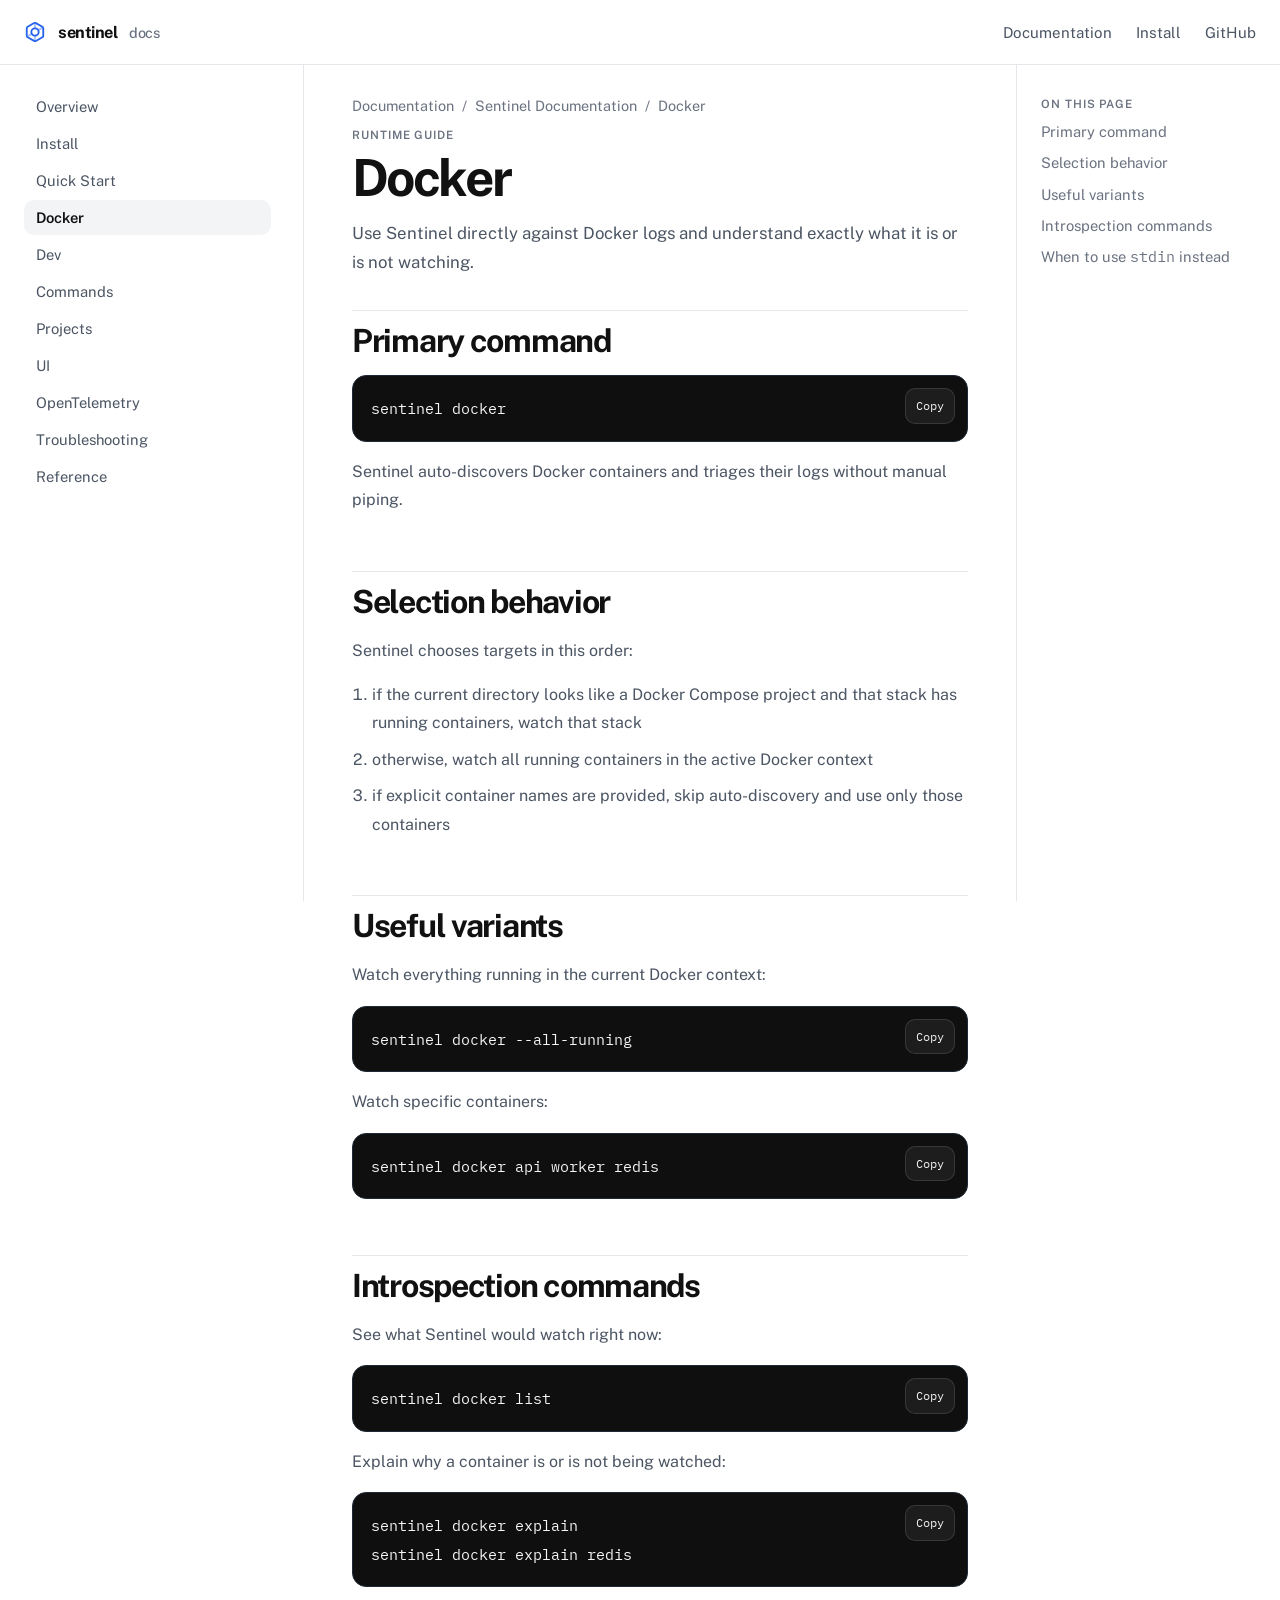
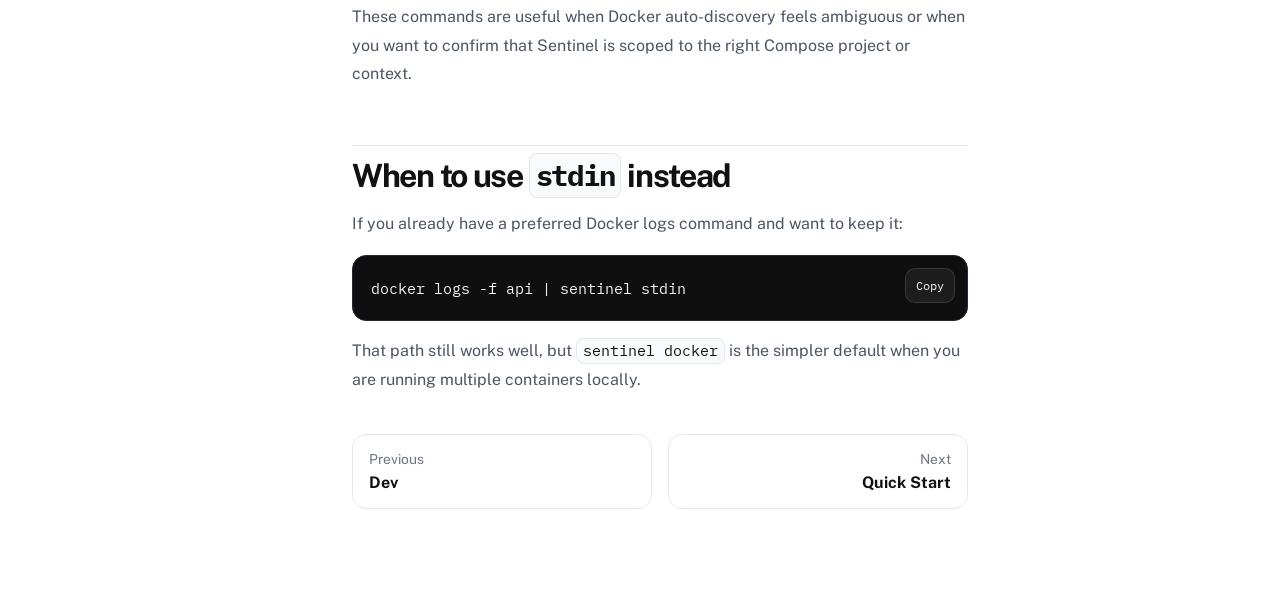
<file: docs/docker/index.html>
<!doctype html><html lang=en><head><meta charset=utf-8><meta name=viewport content="width=device-width,initial-scale=1"><title>Docker · Sentinel Docs</title><meta name=description content="Use Sentinel directly against Docker logs and understand exactly what it is or is not watching."><link rel=preconnect href=https://fonts.googleapis.com><link rel=preconnect href=https://fonts.gstatic.com crossorigin><link href="https://fonts.googleapis.com/css2?family=IBM+Plex+Mono:wght@400;500;600&family=Public+Sans:wght@400;500;600;700&display=swap" rel=stylesheet><link rel=stylesheet href=/docs/docs.css></head><body><header class=topbar><div class=topbar-inner><a class=brand href=/docs/><span class=brand-mark aria-hidden=true><svg viewBox="0 0 24 24" fill="none" stroke="currentColor" stroke-width="2" stroke-linecap="round" stroke-linejoin="round"><path d="M21 16V8a2 2 0 00-1-1.73l-7-4a2 2 0 00-2 0l-7 4A2 2 0 003 8v8a2 2 0 001 1.73l7 4a2 2 0 002 0l7-4A2 2 0 0021 16z"/><circle cx="12" cy="12" r="4"/><line x1="12" y1="8" x2="12" y2="4" stroke-opacity=".4"/><line x1="12" y1="20" x2="12" y2="16" stroke-opacity=".4"/><line x1="5.07" y1="16" x2="8.54" y2="14" stroke-opacity=".4"/><line x1="18.93" y1="8" x2="15.46" y2="10" stroke-opacity=".4"/></svg>
</span><span class=brand-copy>sentinel</span>
<span class=brand-docs>docs</span></a><nav class=toplinks aria-label=Primary><a href=/docs/>Documentation</a>
<a href=/docs/install/>Install</a>
<a href=https://github.com/aneesahammed/sentinel-dist>GitHub</a></nav><button class=nav-toggle type=button data-nav-toggle aria-expanded=false aria-controls=docs-sidebar>
Menu</button></div></header><div class=docs-grid><aside class=sidebar id=docs-sidebar data-sidebar><div class=sidebar-inner><nav class=sidebar-nav aria-label=Documentation><a class=sidebar-link href=/docs/><span>Overview</span>
</a><a class=sidebar-link href=/docs/install/><span>Install</span>
</a><a class=sidebar-link href=/docs/quickstart/><span>Quick Start</span>
</a><a class="sidebar-link active" href=/docs/docker/><span>Docker</span>
</a><a class=sidebar-link href=/docs/dev/><span>Dev</span>
</a><a class=sidebar-link href=/docs/commands/><span>Commands</span>
</a><a class=sidebar-link href=/docs/projects/><span>Projects</span>
</a><a class=sidebar-link href=/docs/ui/><span>UI</span>
</a><a class=sidebar-link href=/docs/otel/><span>OpenTelemetry</span>
</a><a class=sidebar-link href=/docs/troubleshooting/><span>Troubleshooting</span>
</a><a class=sidebar-link href=/docs/reference/><span>Reference</span></a></nav></div></aside><main class=content-shell><article class=doc><header class=doc-header><nav class=breadcrumbs aria-label=Breadcrumb><a href=/docs/>Documentation</a>
<span>/</span>
<a href=/docs/>Sentinel Documentation</a>
<span>/</span>
<span>Docker</span></nav><p class=eyebrow>Runtime Guide</p><h1>Docker</h1><p class=lede>Use Sentinel directly against Docker logs and understand exactly what it is or is not watching.</p></header><div class="doc-content prose"><h2 id=primary-command>Primary command</h2><div class=highlight><pre tabindex=0 class=chroma><code class=language-bash data-lang=bash><span class=line><span class=cl>sentinel docker
</span></span></code></pre></div><p>Sentinel auto-discovers Docker containers and triages their logs without manual piping.</p><h2 id=selection-behavior>Selection behavior</h2><p>Sentinel chooses targets in this order:</p><ol><li>if the current directory looks like a Docker Compose project and that stack has running containers, watch that stack</li><li>otherwise, watch all running containers in the active Docker context</li><li>if explicit container names are provided, skip auto-discovery and use only those containers</li></ol><h2 id=useful-variants>Useful variants</h2><p>Watch everything running in the current Docker context:</p><div class=highlight><pre tabindex=0 class=chroma><code class=language-bash data-lang=bash><span class=line><span class=cl>sentinel docker --all-running
</span></span></code></pre></div><p>Watch specific containers:</p><div class=highlight><pre tabindex=0 class=chroma><code class=language-bash data-lang=bash><span class=line><span class=cl>sentinel docker api worker redis
</span></span></code></pre></div><h2 id=introspection-commands>Introspection commands</h2><p>See what Sentinel would watch right now:</p><div class=highlight><pre tabindex=0 class=chroma><code class=language-bash data-lang=bash><span class=line><span class=cl>sentinel docker list
</span></span></code></pre></div><p>Explain why a container is or is not being watched:</p><div class=highlight><pre tabindex=0 class=chroma><code class=language-bash data-lang=bash><span class=line><span class=cl>sentinel docker explain
</span></span><span class=line><span class=cl>sentinel docker explain redis
</span></span></code></pre></div><p>These commands are useful when Docker auto-discovery feels ambiguous or when you want to confirm that Sentinel is scoped to the right Compose project or context.</p><h2 id=when-to-use-stdin-instead>When to use <code>stdin</code> instead</h2><p>If you already have a preferred Docker logs command and want to keep it:</p><div class=highlight><pre tabindex=0 class=chroma><code class=language-bash data-lang=bash><span class=line><span class=cl>docker logs -f api <span class=p>|</span> sentinel stdin
</span></span></code></pre></div><p>That path still works well, but <code>sentinel docker</code> is the simpler default when you are running multiple containers locally.</p></div><nav class=doc-pager aria-label="Page navigation"><a class=pager-card href=/docs/dev/><span>Previous</span>
<strong>Dev</strong>
</a><a class="pager-card pager-next" href=/docs/quickstart/><span>Next</span>
<strong>Quick Start</strong></a></nav></article></main><aside class=page-toc><div class=page-toc-inner><p class=toc-title>On This Page</p><nav id=TableOfContents><ul><li><a href=#primary-command>Primary command</a></li><li><a href=#selection-behavior>Selection behavior</a></li><li><a href=#useful-variants>Useful variants</a></li><li><a href=#introspection-commands>Introspection commands</a></li><li><a href=#when-to-use-stdin-instead>When to use <code>stdin</code> instead</a></li></ul></nav></div></aside></div><script src=/docs/docs.js defer></script></body></html>
</file>
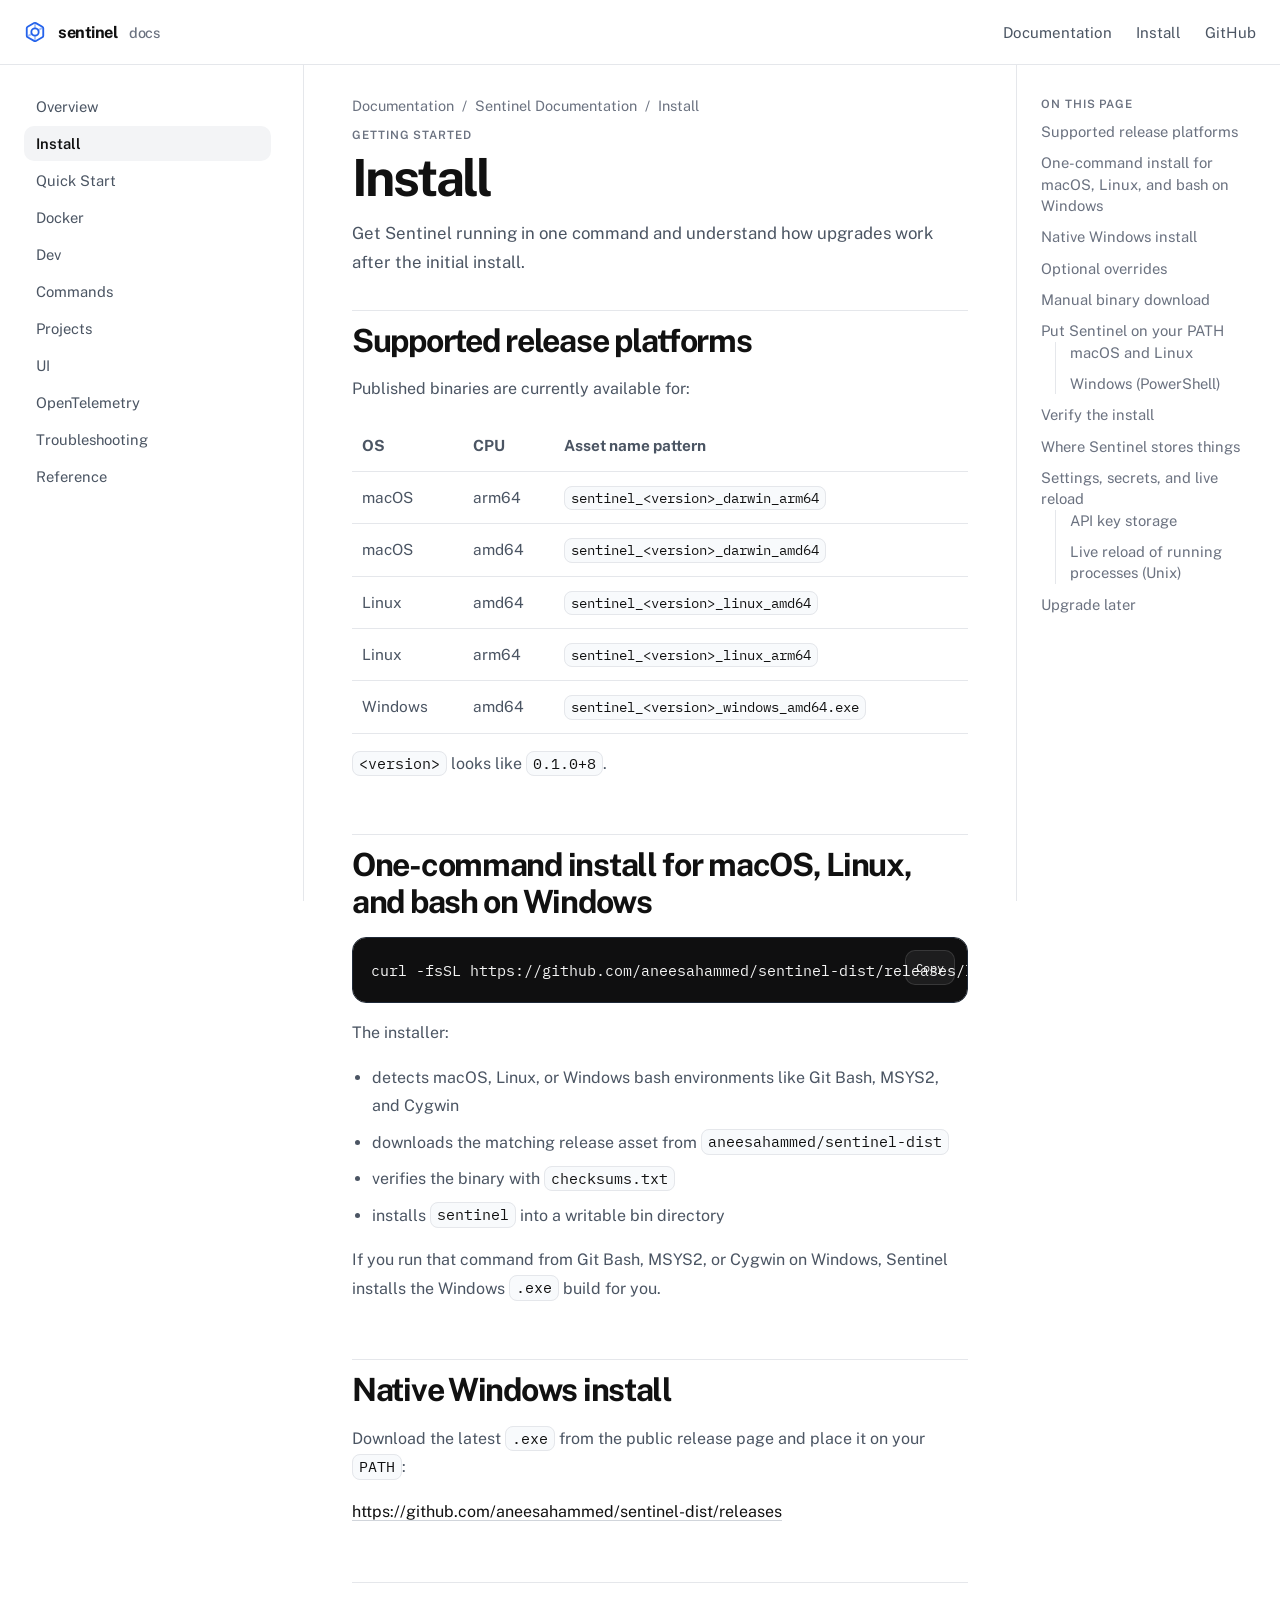
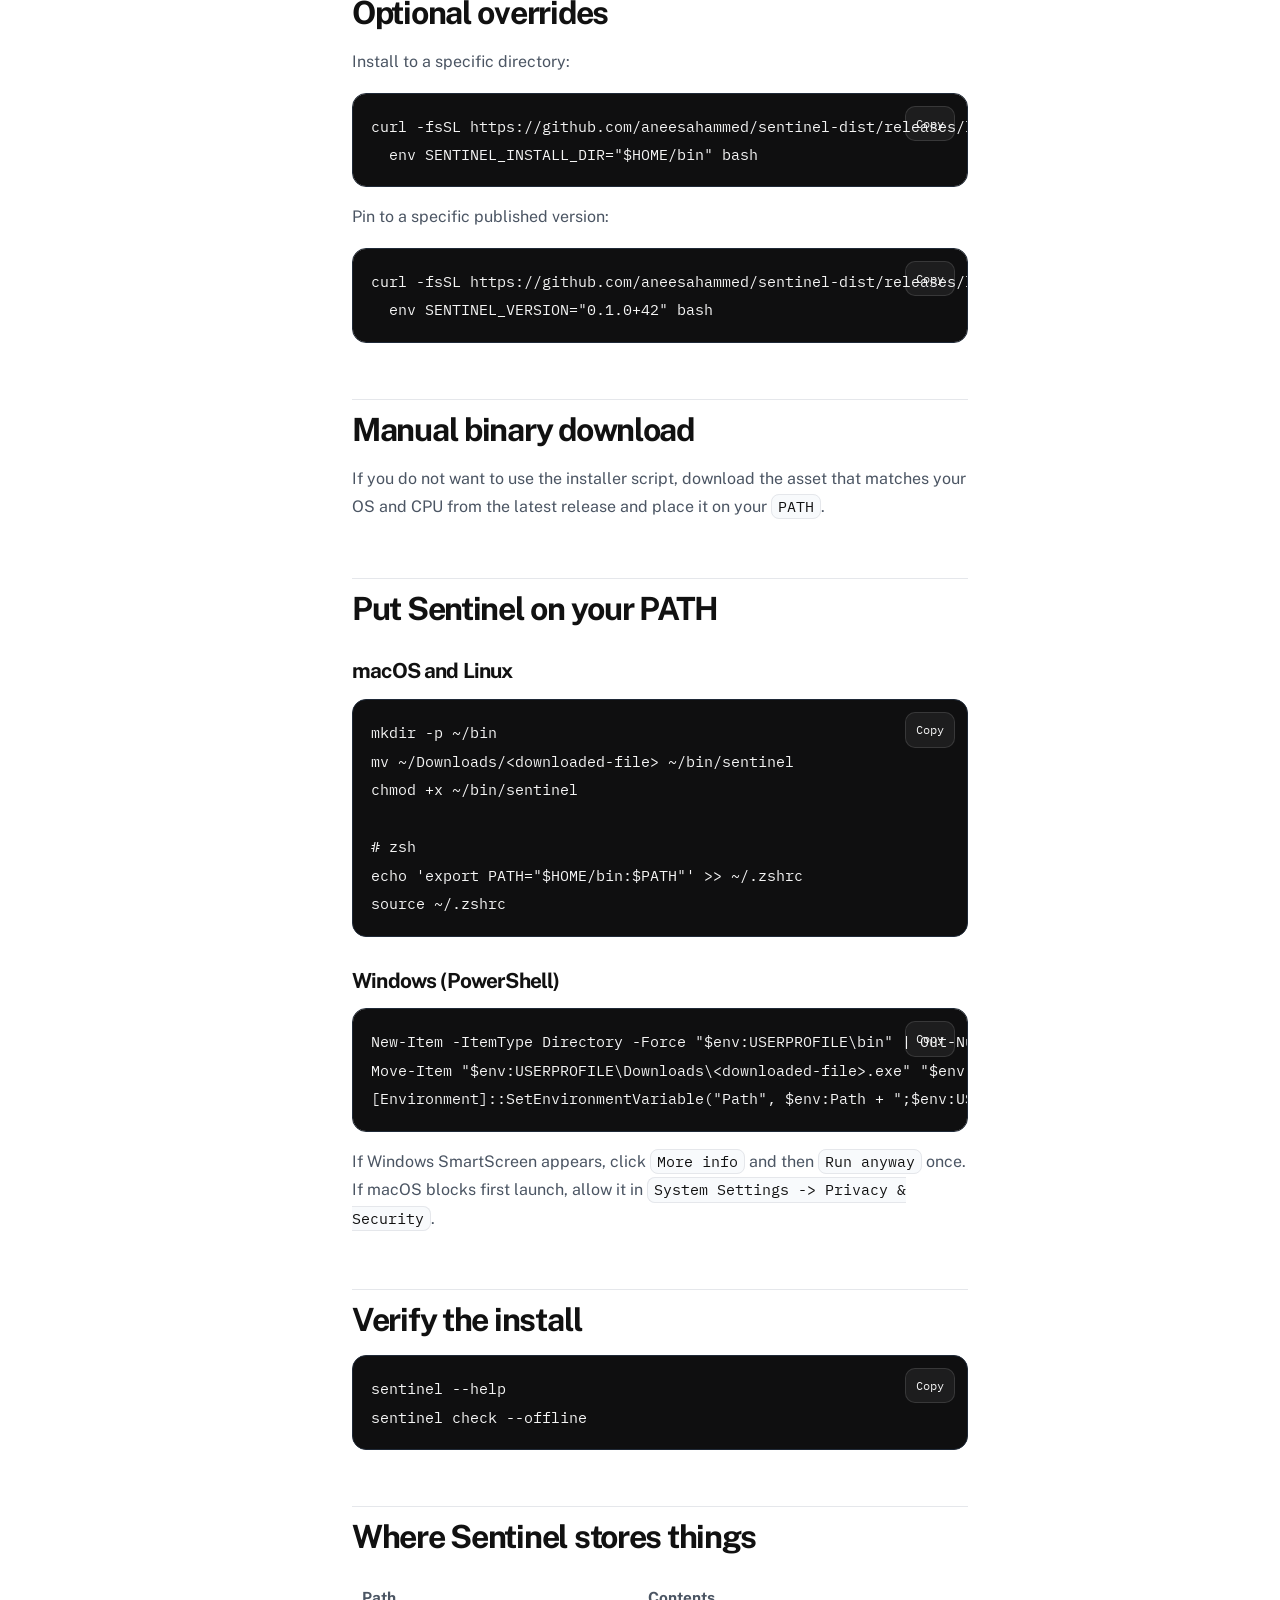
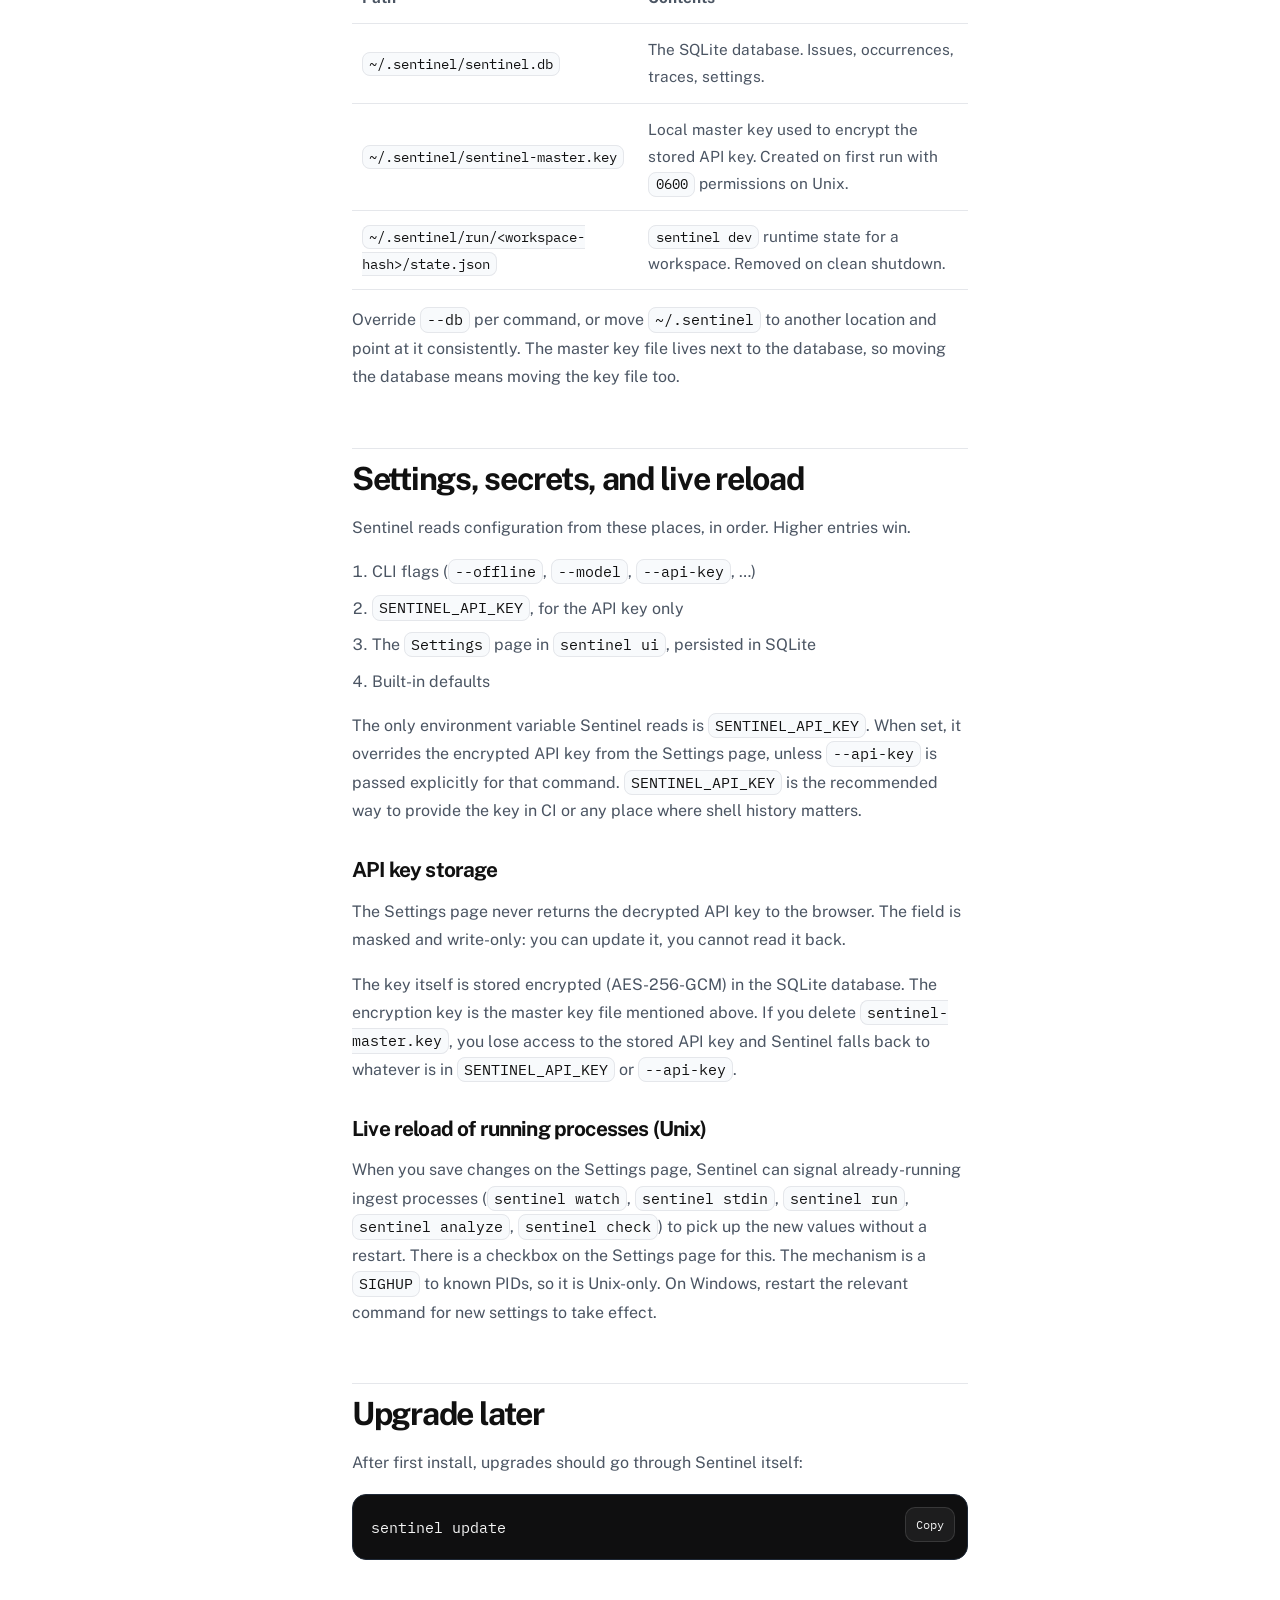
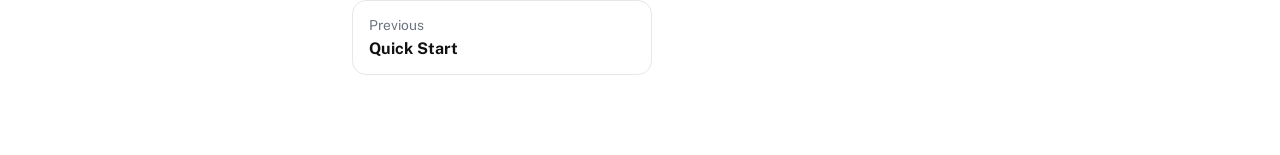
<file: docs/install/index.html>
<!doctype html><html lang=en><head><meta charset=utf-8><meta name=viewport content="width=device-width,initial-scale=1"><title>Install · Sentinel Docs</title><meta name=description content="Get Sentinel running in one command and understand how upgrades work after the initial install."><link rel=preconnect href=https://fonts.googleapis.com><link rel=preconnect href=https://fonts.gstatic.com crossorigin><link href="https://fonts.googleapis.com/css2?family=IBM+Plex+Mono:wght@400;500;600&family=Public+Sans:wght@400;500;600;700&display=swap" rel=stylesheet><link rel=stylesheet href=/docs/docs.css></head><body><header class=topbar><div class=topbar-inner><a class=brand href=/docs/><span class=brand-mark aria-hidden=true><svg viewBox="0 0 24 24" fill="none" stroke="currentColor" stroke-width="2" stroke-linecap="round" stroke-linejoin="round"><path d="M21 16V8a2 2 0 00-1-1.73l-7-4a2 2 0 00-2 0l-7 4A2 2 0 003 8v8a2 2 0 001 1.73l7 4a2 2 0 002 0l7-4A2 2 0 0021 16z"/><circle cx="12" cy="12" r="4"/><line x1="12" y1="8" x2="12" y2="4" stroke-opacity=".4"/><line x1="12" y1="20" x2="12" y2="16" stroke-opacity=".4"/><line x1="5.07" y1="16" x2="8.54" y2="14" stroke-opacity=".4"/><line x1="18.93" y1="8" x2="15.46" y2="10" stroke-opacity=".4"/></svg>
</span><span class=brand-copy>sentinel</span>
<span class=brand-docs>docs</span></a><nav class=toplinks aria-label=Primary><a href=/docs/>Documentation</a>
<a href=/docs/install/>Install</a>
<a href=https://github.com/aneesahammed/sentinel-dist>GitHub</a></nav><button class=nav-toggle type=button data-nav-toggle aria-expanded=false aria-controls=docs-sidebar>
Menu</button></div></header><div class=docs-grid><aside class=sidebar id=docs-sidebar data-sidebar><div class=sidebar-inner><nav class=sidebar-nav aria-label=Documentation><a class=sidebar-link href=/docs/><span>Overview</span>
</a><a class="sidebar-link active" href=/docs/install/><span>Install</span>
</a><a class=sidebar-link href=/docs/quickstart/><span>Quick Start</span>
</a><a class=sidebar-link href=/docs/docker/><span>Docker</span>
</a><a class=sidebar-link href=/docs/dev/><span>Dev</span>
</a><a class=sidebar-link href=/docs/commands/><span>Commands</span>
</a><a class=sidebar-link href=/docs/projects/><span>Projects</span>
</a><a class=sidebar-link href=/docs/ui/><span>UI</span>
</a><a class=sidebar-link href=/docs/otel/><span>OpenTelemetry</span>
</a><a class=sidebar-link href=/docs/troubleshooting/><span>Troubleshooting</span>
</a><a class=sidebar-link href=/docs/reference/><span>Reference</span></a></nav></div></aside><main class=content-shell><article class=doc><header class=doc-header><nav class=breadcrumbs aria-label=Breadcrumb><a href=/docs/>Documentation</a>
<span>/</span>
<a href=/docs/>Sentinel Documentation</a>
<span>/</span>
<span>Install</span></nav><p class=eyebrow>Getting Started</p><h1>Install</h1><p class=lede>Get Sentinel running in one command and understand how upgrades work after the initial install.</p></header><div class="doc-content prose"><h2 id=supported-release-platforms>Supported release platforms</h2><p>Published binaries are currently available for:</p><table><thead><tr><th>OS</th><th>CPU</th><th>Asset name pattern</th></tr></thead><tbody><tr><td>macOS</td><td>arm64</td><td><code>sentinel_&lt;version>_darwin_arm64</code></td></tr><tr><td>macOS</td><td>amd64</td><td><code>sentinel_&lt;version>_darwin_amd64</code></td></tr><tr><td>Linux</td><td>amd64</td><td><code>sentinel_&lt;version>_linux_amd64</code></td></tr><tr><td>Linux</td><td>arm64</td><td><code>sentinel_&lt;version>_linux_arm64</code></td></tr><tr><td>Windows</td><td>amd64</td><td><code>sentinel_&lt;version>_windows_amd64.exe</code></td></tr></tbody></table><p><code>&lt;version></code> looks like <code>0.1.0+8</code>.</p><h2 id=one-command-install-for-macos-linux-and-bash-on-windows>One-command install for macOS, Linux, and bash on Windows</h2><div class=highlight><pre tabindex=0 class=chroma><code class=language-bash data-lang=bash><span class=line><span class=cl>curl -fsSL https://github.com/aneesahammed/sentinel-dist/releases/latest/download/sentinel.sh <span class=p>|</span> bash
</span></span></code></pre></div><p>The installer:</p><ul><li>detects macOS, Linux, or Windows bash environments like Git Bash, MSYS2, and Cygwin</li><li>downloads the matching release asset from <code>aneesahammed/sentinel-dist</code></li><li>verifies the binary with <code>checksums.txt</code></li><li>installs <code>sentinel</code> into a writable bin directory</li></ul><p>If you run that command from Git Bash, MSYS2, or Cygwin on Windows, Sentinel installs the Windows <code>.exe</code> build for you.</p><h2 id=native-windows-install>Native Windows install</h2><p>Download the latest <code>.exe</code> from the public release page and place it on your <code>PATH</code>:</p><p><a href=https://github.com/aneesahammed/sentinel-dist/releases>https://github.com/aneesahammed/sentinel-dist/releases</a></p><h2 id=optional-overrides>Optional overrides</h2><p>Install to a specific directory:</p><div class=highlight><pre tabindex=0 class=chroma><code class=language-bash data-lang=bash><span class=line><span class=cl>curl -fsSL https://github.com/aneesahammed/sentinel-dist/releases/latest/download/sentinel.sh <span class=p>|</span> <span class=se>\
</span></span></span><span class=line><span class=cl>  env <span class=nv>SENTINEL_INSTALL_DIR</span><span class=o>=</span><span class=s2>&#34;</span><span class=nv>$HOME</span><span class=s2>/bin&#34;</span> bash
</span></span></code></pre></div><p>Pin to a specific published version:</p><div class=highlight><pre tabindex=0 class=chroma><code class=language-bash data-lang=bash><span class=line><span class=cl>curl -fsSL https://github.com/aneesahammed/sentinel-dist/releases/latest/download/sentinel.sh <span class=p>|</span> <span class=se>\
</span></span></span><span class=line><span class=cl>  env <span class=nv>SENTINEL_VERSION</span><span class=o>=</span><span class=s2>&#34;0.1.0+42&#34;</span> bash
</span></span></code></pre></div><h2 id=manual-binary-download>Manual binary download</h2><p>If you do not want to use the installer script, download the asset that matches your OS and CPU from the latest release and place it on your <code>PATH</code>.</p><h2 id=put-sentinel-on-your-path>Put Sentinel on your PATH</h2><h3 id=macos-and-linux>macOS and Linux</h3><div class=highlight><pre tabindex=0 class=chroma><code class=language-bash data-lang=bash><span class=line><span class=cl>mkdir -p ~/bin
</span></span><span class=line><span class=cl>mv ~/Downloads/&lt;downloaded-file&gt; ~/bin/sentinel
</span></span><span class=line><span class=cl>chmod +x ~/bin/sentinel
</span></span><span class=line><span class=cl>
</span></span><span class=line><span class=cl><span class=c1># zsh</span>
</span></span><span class=line><span class=cl><span class=nb>echo</span> <span class=s1>&#39;export PATH=&#34;$HOME/bin:$PATH&#34;&#39;</span> &gt;&gt; ~/.zshrc
</span></span><span class=line><span class=cl><span class=nb>source</span> ~/.zshrc
</span></span></code></pre></div><h3 id=windows-powershell>Windows (PowerShell)</h3><div class=highlight><pre tabindex=0 class=chroma><code class=language-powershell data-lang=powershell><span class=line><span class=cl><span class=nb>New-Item</span> <span class=n>-ItemType</span> <span class=n>Directory</span> <span class=n>-Force</span> <span class=s2>&#34;</span><span class=nv>$env:USERPROFILE</span><span class=s2>\bin&#34;</span> <span class=p>|</span> <span class=nb>Out-Null</span>
</span></span><span class=line><span class=cl><span class=nb>Move-Item</span> <span class=s2>&#34;</span><span class=nv>$env:USERPROFILE</span><span class=s2>\Downloads\&lt;downloaded-file&gt;.exe&#34;</span> <span class=s2>&#34;</span><span class=nv>$env:USERPROFILE</span><span class=s2>\bin\sentinel.exe&#34;</span>
</span></span><span class=line><span class=cl><span class=p>[</span><span class=no>Environment</span><span class=p>]::</span><span class=n>SetEnvironmentVariable</span><span class=p>(</span><span class=s2>&#34;Path&#34;</span><span class=p>,</span> <span class=nv>$env:Path</span> <span class=p>+</span> <span class=s2>&#34;;</span><span class=nv>$env:USERPROFILE</span><span class=s2>\bin&#34;</span><span class=p>,</span> <span class=s2>&#34;User&#34;</span><span class=p>)</span>
</span></span></code></pre></div><p>If Windows SmartScreen appears, click <code>More info</code> and then <code>Run anyway</code> once. If macOS blocks first launch, allow it in <code>System Settings -> Privacy & Security</code>.</p><h2 id=verify-the-install>Verify the install</h2><div class=highlight><pre tabindex=0 class=chroma><code class=language-bash data-lang=bash><span class=line><span class=cl>sentinel --help
</span></span><span class=line><span class=cl>sentinel check --offline
</span></span></code></pre></div><h2 id=where-sentinel-stores-things>Where Sentinel stores things</h2><table><thead><tr><th>Path</th><th>Contents</th></tr></thead><tbody><tr><td><code>~/.sentinel/sentinel.db</code></td><td>The SQLite database. Issues, occurrences, traces, settings.</td></tr><tr><td><code>~/.sentinel/sentinel-master.key</code></td><td>Local master key used to encrypt the stored API key. Created on first run with <code>0600</code> permissions on Unix.</td></tr><tr><td><code>~/.sentinel/run/&lt;workspace-hash>/state.json</code></td><td><code>sentinel dev</code> runtime state for a workspace. Removed on clean shutdown.</td></tr></tbody></table><p>Override <code>--db</code> per command, or move <code>~/.sentinel</code> to another location and point at it consistently. The master key file lives next to the database, so moving the database means moving the key file too.</p><h2 id=settings-secrets-and-live-reload>Settings, secrets, and live reload</h2><p>Sentinel reads configuration from these places, in order. Higher entries win.</p><ol><li>CLI flags (<code>--offline</code>, <code>--model</code>, <code>--api-key</code>, &mldr;)</li><li><code>SENTINEL_API_KEY</code>, for the API key only</li><li>The <code>Settings</code> page in <code>sentinel ui</code>, persisted in SQLite</li><li>Built-in defaults</li></ol><p>The only environment variable Sentinel reads is <code>SENTINEL_API_KEY</code>. When set, it overrides the encrypted API key from the Settings page, unless <code>--api-key</code> is passed explicitly for that command. <code>SENTINEL_API_KEY</code> is the recommended way to provide the key in CI or any place where shell history matters.</p><h3 id=api-key-storage>API key storage</h3><p>The Settings page never returns the decrypted API key to the browser. The field is masked and write-only: you can update it, you cannot read it back.</p><p>The key itself is stored encrypted (AES-256-GCM) in the SQLite database. The encryption key is the master key file mentioned above. If you delete <code>sentinel-master.key</code>, you lose access to the stored API key and Sentinel falls back to whatever is in <code>SENTINEL_API_KEY</code> or <code>--api-key</code>.</p><h3 id=live-reload-of-running-processes-unix>Live reload of running processes (Unix)</h3><p>When you save changes on the Settings page, Sentinel can signal already-running ingest processes (<code>sentinel watch</code>, <code>sentinel stdin</code>, <code>sentinel run</code>, <code>sentinel analyze</code>, <code>sentinel check</code>) to pick up the new values without a restart. There is a checkbox on the Settings page for this. The mechanism is a <code>SIGHUP</code> to known PIDs, so it is Unix-only. On Windows, restart the relevant command for new settings to take effect.</p><h2 id=upgrade-later>Upgrade later</h2><p>After first install, upgrades should go through Sentinel itself:</p><div class=highlight><pre tabindex=0 class=chroma><code class=language-bash data-lang=bash><span class=line><span class=cl>sentinel update
</span></span></code></pre></div></div><nav class=doc-pager aria-label="Page navigation"><a class=pager-card href=/docs/quickstart/><span>Previous</span>
<strong>Quick Start</strong></a></nav></article></main><aside class=page-toc><div class=page-toc-inner><p class=toc-title>On This Page</p><nav id=TableOfContents><ul><li><a href=#supported-release-platforms>Supported release platforms</a></li><li><a href=#one-command-install-for-macos-linux-and-bash-on-windows>One-command install for macOS, Linux, and bash on Windows</a></li><li><a href=#native-windows-install>Native Windows install</a></li><li><a href=#optional-overrides>Optional overrides</a></li><li><a href=#manual-binary-download>Manual binary download</a></li><li><a href=#put-sentinel-on-your-path>Put Sentinel on your PATH</a><ul><li><a href=#macos-and-linux>macOS and Linux</a></li><li><a href=#windows-powershell>Windows (PowerShell)</a></li></ul></li><li><a href=#verify-the-install>Verify the install</a></li><li><a href=#where-sentinel-stores-things>Where Sentinel stores things</a></li><li><a href=#settings-secrets-and-live-reload>Settings, secrets, and live reload</a><ul><li><a href=#api-key-storage>API key storage</a></li><li><a href=#live-reload-of-running-processes-unix>Live reload of running processes (Unix)</a></li></ul></li><li><a href=#upgrade-later>Upgrade later</a></li></ul></nav></div></aside></div><script src=/docs/docs.js defer></script></body></html>
</file>
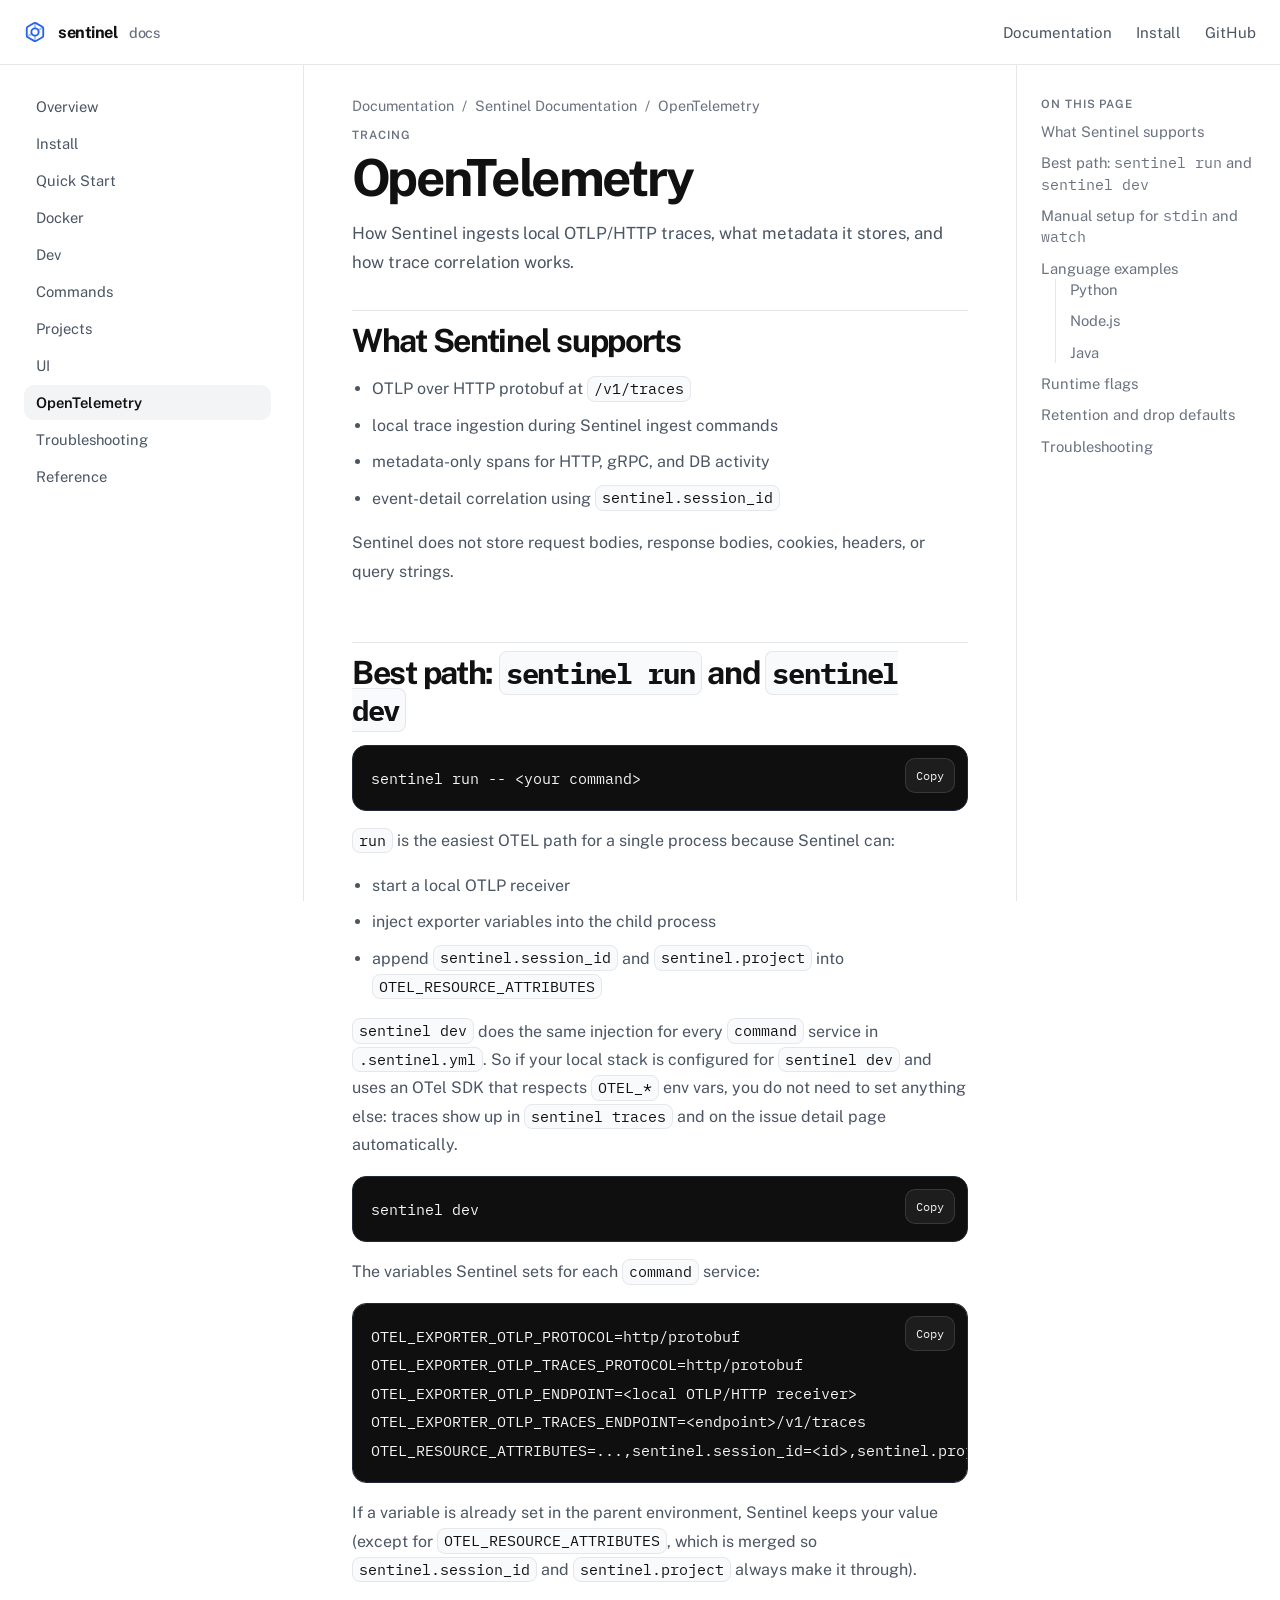
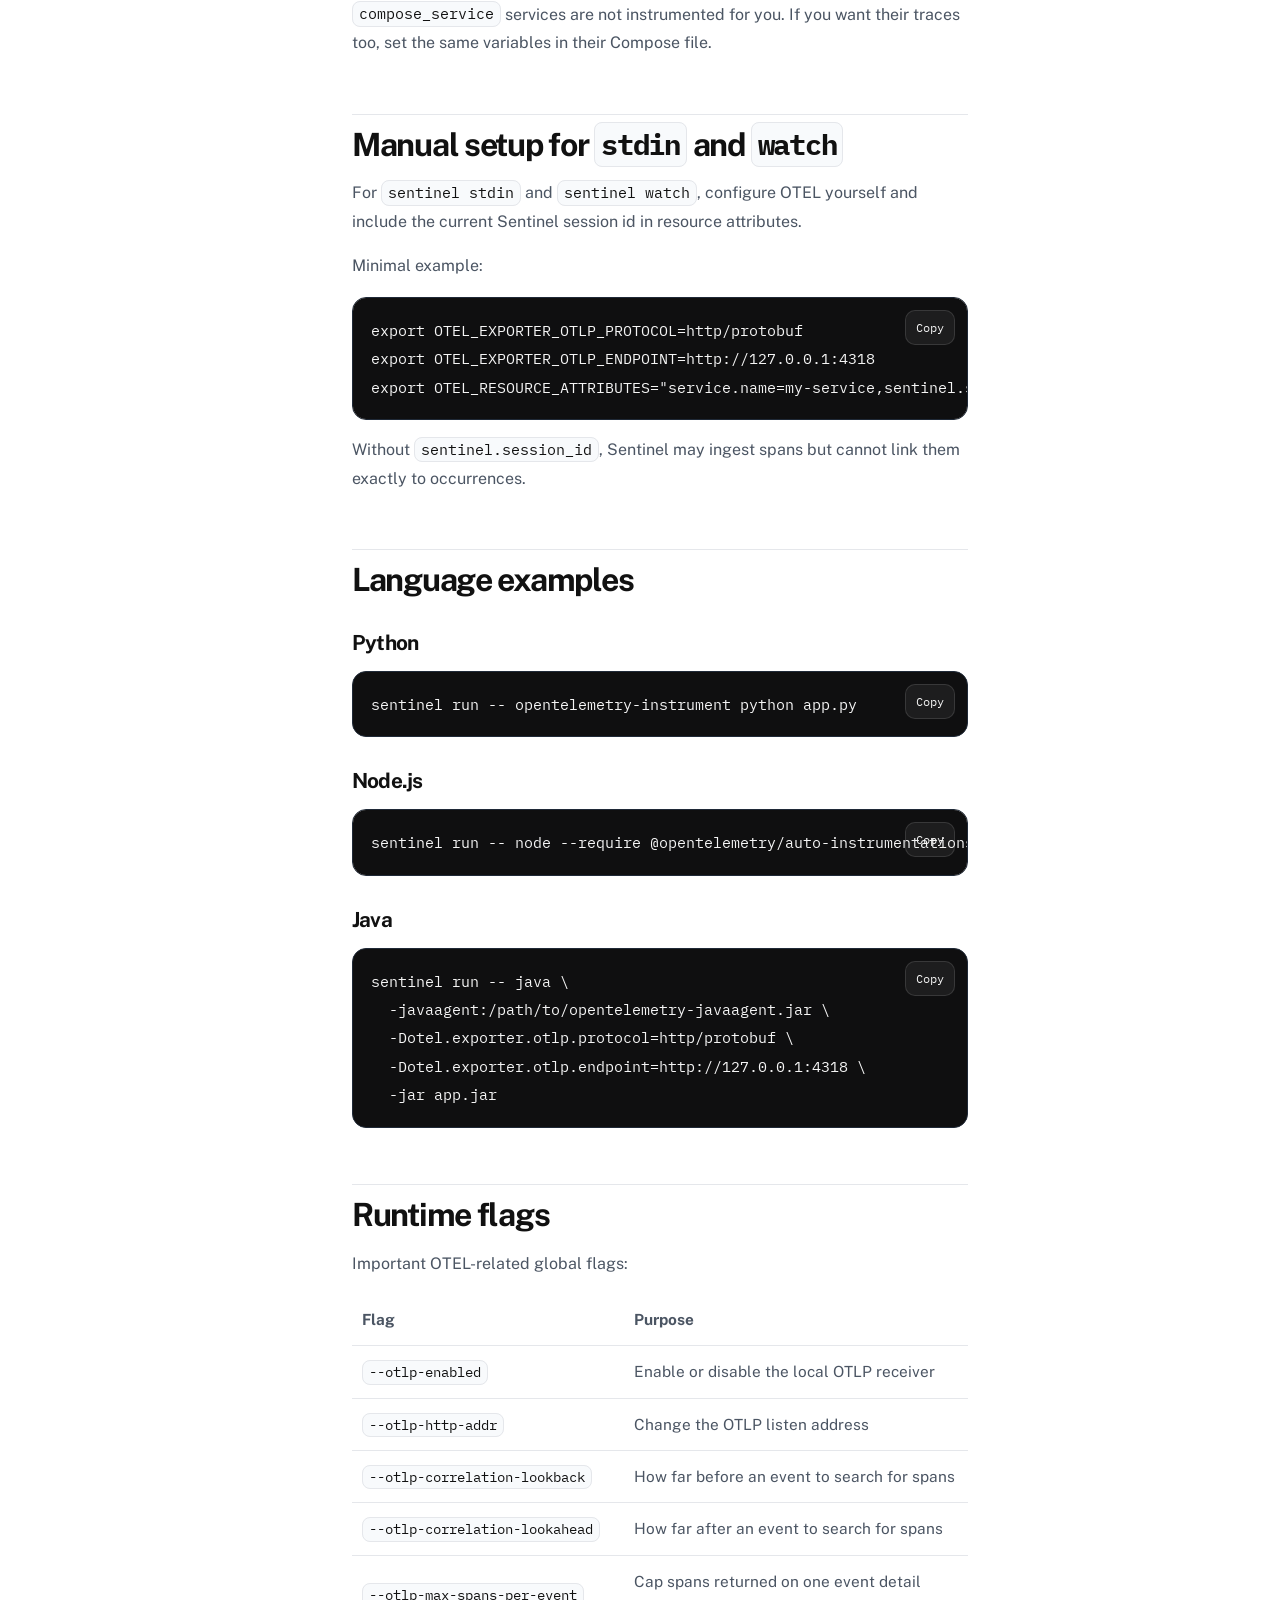
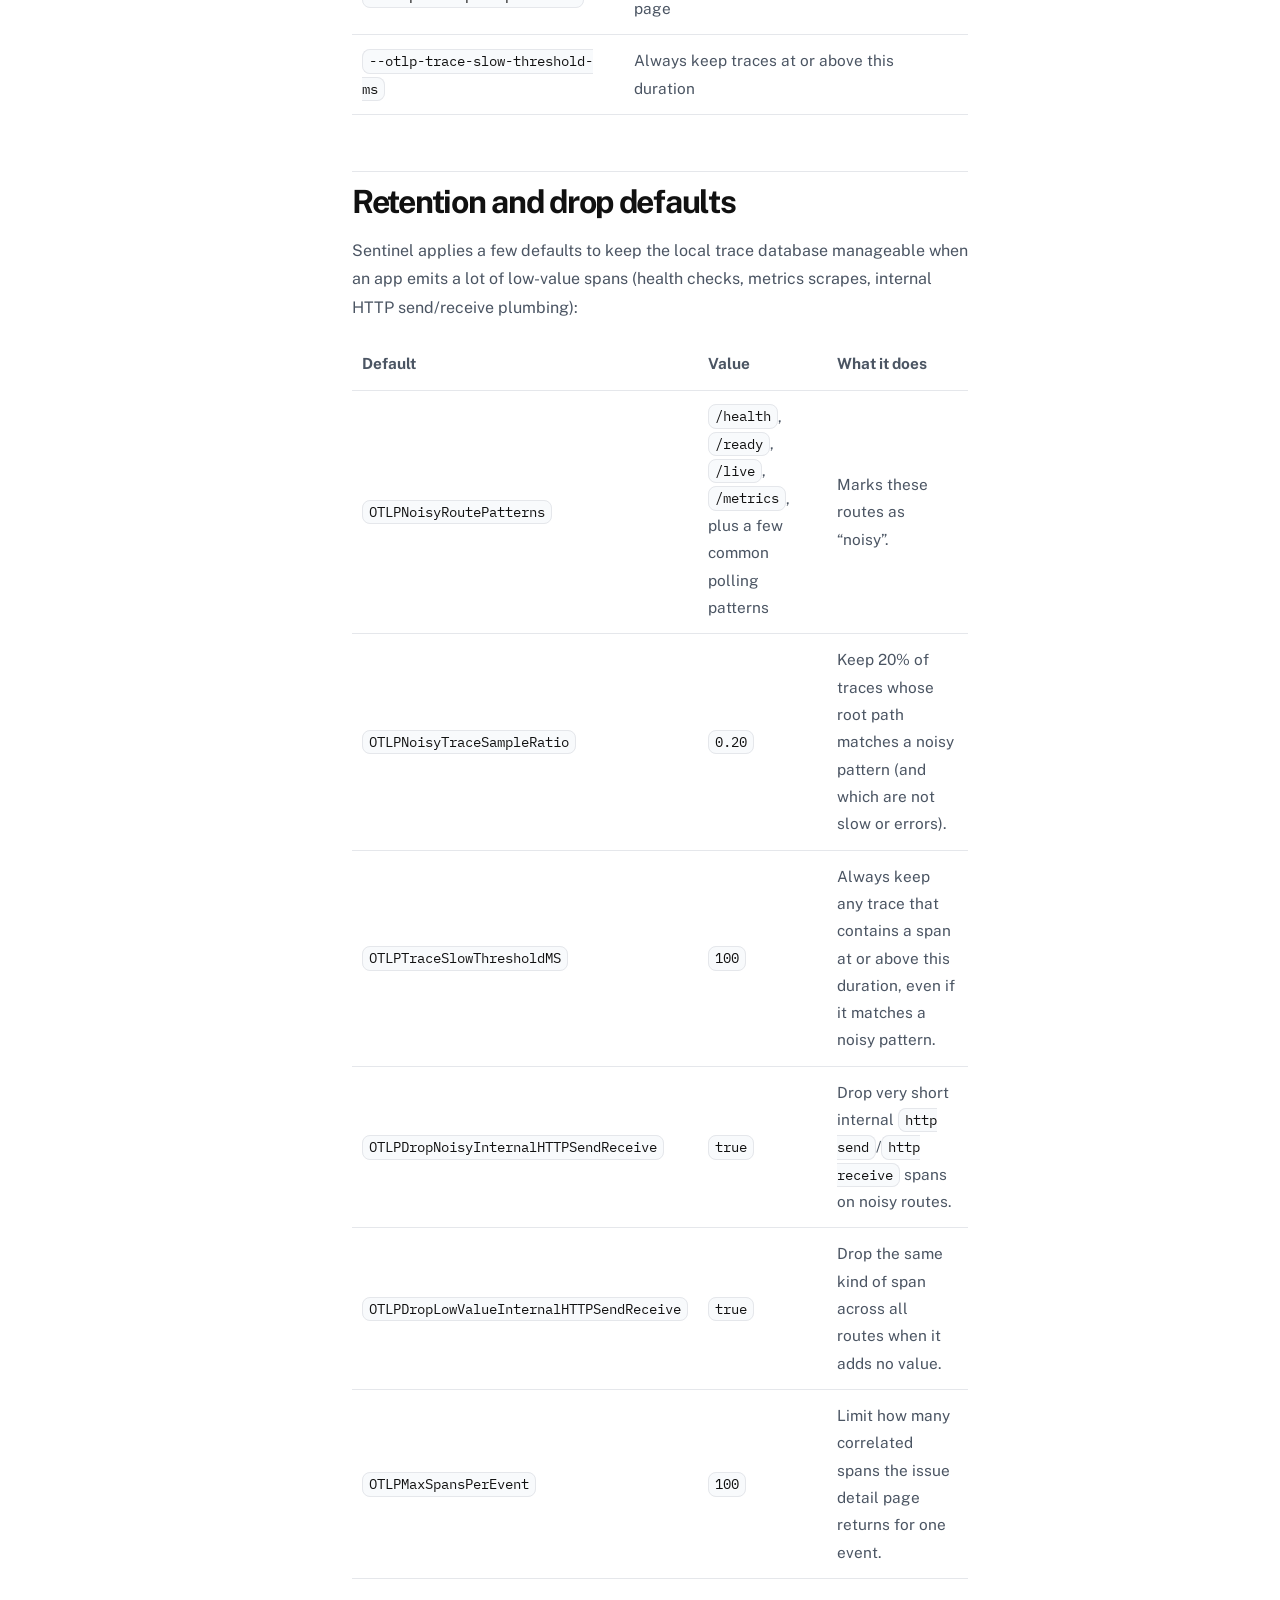
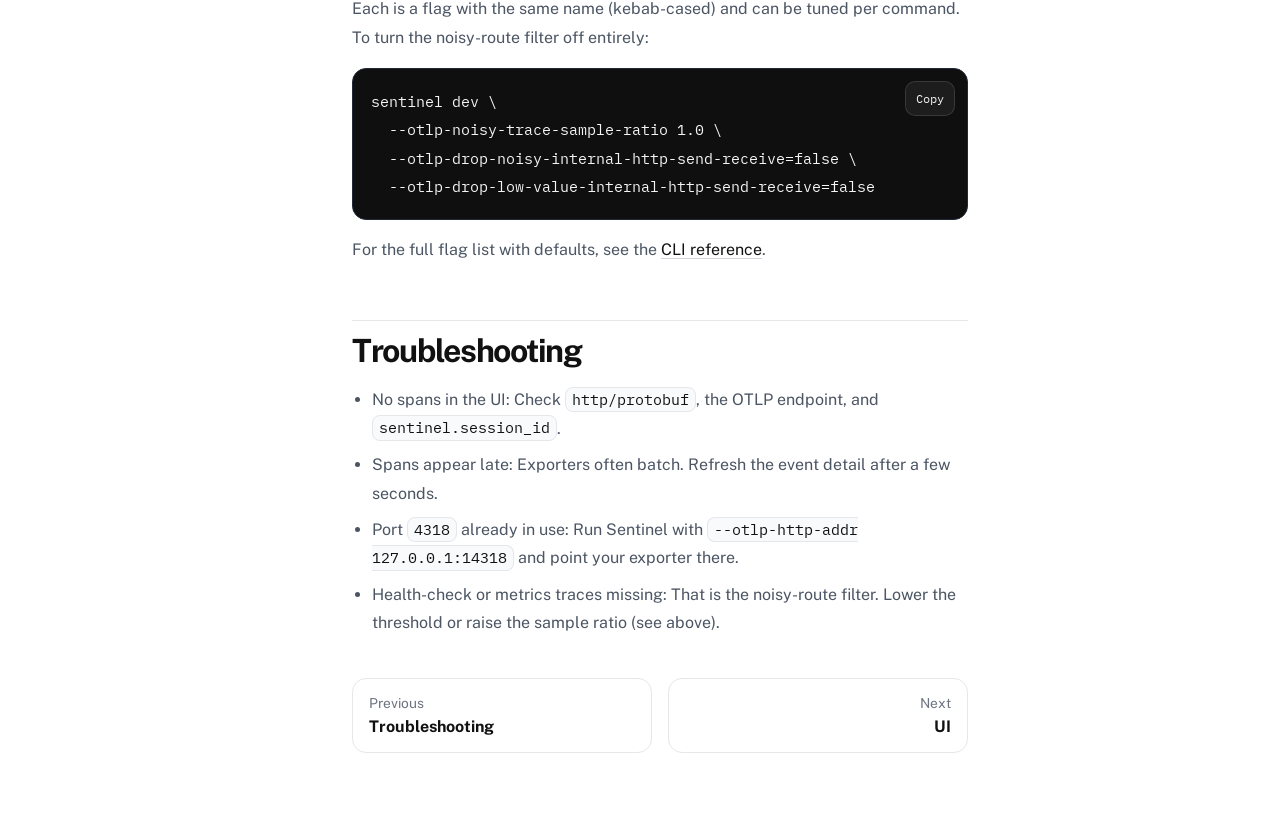
<file: docs/otel/index.html>
<!doctype html><html lang=en><head><meta charset=utf-8><meta name=viewport content="width=device-width,initial-scale=1"><title>OpenTelemetry · Sentinel Docs</title><meta name=description content="How Sentinel ingests local OTLP/HTTP traces, what metadata it stores, and how trace correlation works."><link rel=preconnect href=https://fonts.googleapis.com><link rel=preconnect href=https://fonts.gstatic.com crossorigin><link href="https://fonts.googleapis.com/css2?family=IBM+Plex+Mono:wght@400;500;600&family=Public+Sans:wght@400;500;600;700&display=swap" rel=stylesheet><link rel=stylesheet href=/docs/docs.css></head><body><header class=topbar><div class=topbar-inner><a class=brand href=/docs/><span class=brand-mark aria-hidden=true><svg viewBox="0 0 24 24" fill="none" stroke="currentColor" stroke-width="2" stroke-linecap="round" stroke-linejoin="round"><path d="M21 16V8a2 2 0 00-1-1.73l-7-4a2 2 0 00-2 0l-7 4A2 2 0 003 8v8a2 2 0 001 1.73l7 4a2 2 0 002 0l7-4A2 2 0 0021 16z"/><circle cx="12" cy="12" r="4"/><line x1="12" y1="8" x2="12" y2="4" stroke-opacity=".4"/><line x1="12" y1="20" x2="12" y2="16" stroke-opacity=".4"/><line x1="5.07" y1="16" x2="8.54" y2="14" stroke-opacity=".4"/><line x1="18.93" y1="8" x2="15.46" y2="10" stroke-opacity=".4"/></svg>
</span><span class=brand-copy>sentinel</span>
<span class=brand-docs>docs</span></a><nav class=toplinks aria-label=Primary><a href=/docs/>Documentation</a>
<a href=/docs/install/>Install</a>
<a href=https://github.com/aneesahammed/sentinel-dist>GitHub</a></nav><button class=nav-toggle type=button data-nav-toggle aria-expanded=false aria-controls=docs-sidebar>
Menu</button></div></header><div class=docs-grid><aside class=sidebar id=docs-sidebar data-sidebar><div class=sidebar-inner><nav class=sidebar-nav aria-label=Documentation><a class=sidebar-link href=/docs/><span>Overview</span>
</a><a class=sidebar-link href=/docs/install/><span>Install</span>
</a><a class=sidebar-link href=/docs/quickstart/><span>Quick Start</span>
</a><a class=sidebar-link href=/docs/docker/><span>Docker</span>
</a><a class=sidebar-link href=/docs/dev/><span>Dev</span>
</a><a class=sidebar-link href=/docs/commands/><span>Commands</span>
</a><a class=sidebar-link href=/docs/projects/><span>Projects</span>
</a><a class=sidebar-link href=/docs/ui/><span>UI</span>
</a><a class="sidebar-link active" href=/docs/otel/><span>OpenTelemetry</span>
</a><a class=sidebar-link href=/docs/troubleshooting/><span>Troubleshooting</span>
</a><a class=sidebar-link href=/docs/reference/><span>Reference</span></a></nav></div></aside><main class=content-shell><article class=doc><header class=doc-header><nav class=breadcrumbs aria-label=Breadcrumb><a href=/docs/>Documentation</a>
<span>/</span>
<a href=/docs/>Sentinel Documentation</a>
<span>/</span>
<span>OpenTelemetry</span></nav><p class=eyebrow>Tracing</p><h1>OpenTelemetry</h1><p class=lede>How Sentinel ingests local OTLP/HTTP traces, what metadata it stores, and how trace correlation works.</p></header><div class="doc-content prose"><h2 id=what-sentinel-supports>What Sentinel supports</h2><ul><li>OTLP over HTTP protobuf at <code>/v1/traces</code></li><li>local trace ingestion during Sentinel ingest commands</li><li>metadata-only spans for HTTP, gRPC, and DB activity</li><li>event-detail correlation using <code>sentinel.session_id</code></li></ul><p>Sentinel does not store request bodies, response bodies, cookies, headers, or query strings.</p><h2 id=best-path-sentinel-run-and-sentinel-dev>Best path: <code>sentinel run</code> and <code>sentinel dev</code></h2><div class=highlight><pre tabindex=0 class=chroma><code class=language-bash data-lang=bash><span class=line><span class=cl>sentinel run -- &lt;your command&gt;
</span></span></code></pre></div><p><code>run</code> is the easiest OTEL path for a single process because Sentinel can:</p><ul><li>start a local OTLP receiver</li><li>inject exporter variables into the child process</li><li>append <code>sentinel.session_id</code> and <code>sentinel.project</code> into <code>OTEL_RESOURCE_ATTRIBUTES</code></li></ul><p><code>sentinel dev</code> does the same injection for every <code>command</code> service in <code>.sentinel.yml</code>. So if your local stack is configured for <code>sentinel dev</code> and uses an OTel SDK that respects <code>OTEL_*</code> env vars, you do not need to set anything else: traces show up in <code>sentinel traces</code> and on the issue detail page automatically.</p><div class=highlight><pre tabindex=0 class=chroma><code class=language-bash data-lang=bash><span class=line><span class=cl>sentinel dev
</span></span></code></pre></div><p>The variables Sentinel sets for each <code>command</code> service:</p><div class=highlight><pre tabindex=0 class=chroma><code class=language-text data-lang=text><span class=line><span class=cl>OTEL_EXPORTER_OTLP_PROTOCOL=http/protobuf
</span></span><span class=line><span class=cl>OTEL_EXPORTER_OTLP_TRACES_PROTOCOL=http/protobuf
</span></span><span class=line><span class=cl>OTEL_EXPORTER_OTLP_ENDPOINT=&lt;local OTLP/HTTP receiver&gt;
</span></span><span class=line><span class=cl>OTEL_EXPORTER_OTLP_TRACES_ENDPOINT=&lt;endpoint&gt;/v1/traces
</span></span><span class=line><span class=cl>OTEL_RESOURCE_ATTRIBUTES=...,sentinel.session_id=&lt;id&gt;,sentinel.project=&lt;project&gt;
</span></span></code></pre></div><p>If a variable is already set in the parent environment, Sentinel keeps your value (except for <code>OTEL_RESOURCE_ATTRIBUTES</code>, which is merged so <code>sentinel.session_id</code> and <code>sentinel.project</code> always make it through).</p><p><code>compose_service</code> services are not instrumented for you. If you want their traces too, set the same variables in their Compose file.</p><h2 id=manual-setup-for-stdin-and-watch>Manual setup for <code>stdin</code> and <code>watch</code></h2><p>For <code>sentinel stdin</code> and <code>sentinel watch</code>, configure OTEL yourself and include the current Sentinel session id in resource attributes.</p><p>Minimal example:</p><div class=highlight><pre tabindex=0 class=chroma><code class=language-bash data-lang=bash><span class=line><span class=cl><span class=nb>export</span> <span class=nv>OTEL_EXPORTER_OTLP_PROTOCOL</span><span class=o>=</span>http/protobuf
</span></span><span class=line><span class=cl><span class=nb>export</span> <span class=nv>OTEL_EXPORTER_OTLP_ENDPOINT</span><span class=o>=</span>http://127.0.0.1:4318
</span></span><span class=line><span class=cl><span class=nb>export</span> <span class=nv>OTEL_RESOURCE_ATTRIBUTES</span><span class=o>=</span><span class=s2>&#34;service.name=my-service,sentinel.session_id=&lt;session&gt;,sentinel.project=default&#34;</span>
</span></span></code></pre></div><p>Without <code>sentinel.session_id</code>, Sentinel may ingest spans but cannot link them exactly to occurrences.</p><h2 id=language-examples>Language examples</h2><h3 id=python>Python</h3><div class=highlight><pre tabindex=0 class=chroma><code class=language-bash data-lang=bash><span class=line><span class=cl>sentinel run -- opentelemetry-instrument python app.py
</span></span></code></pre></div><h3 id=nodejs>Node.js</h3><div class=highlight><pre tabindex=0 class=chroma><code class=language-bash data-lang=bash><span class=line><span class=cl>sentinel run -- node --require @opentelemetry/auto-instrumentations-node/register server.js
</span></span></code></pre></div><h3 id=java>Java</h3><div class=highlight><pre tabindex=0 class=chroma><code class=language-bash data-lang=bash><span class=line><span class=cl>sentinel run -- java <span class=se>\
</span></span></span><span class=line><span class=cl>  -javaagent:/path/to/opentelemetry-javaagent.jar <span class=se>\
</span></span></span><span class=line><span class=cl>  -Dotel.exporter.otlp.protocol<span class=o>=</span>http/protobuf <span class=se>\
</span></span></span><span class=line><span class=cl>  -Dotel.exporter.otlp.endpoint<span class=o>=</span>http://127.0.0.1:4318 <span class=se>\
</span></span></span><span class=line><span class=cl>  -jar app.jar
</span></span></code></pre></div><h2 id=runtime-flags>Runtime flags</h2><p>Important OTEL-related global flags:</p><table><thead><tr><th>Flag</th><th>Purpose</th></tr></thead><tbody><tr><td><code>--otlp-enabled</code></td><td>Enable or disable the local OTLP receiver</td></tr><tr><td><code>--otlp-http-addr</code></td><td>Change the OTLP listen address</td></tr><tr><td><code>--otlp-correlation-lookback</code></td><td>How far before an event to search for spans</td></tr><tr><td><code>--otlp-correlation-lookahead</code></td><td>How far after an event to search for spans</td></tr><tr><td><code>--otlp-max-spans-per-event</code></td><td>Cap spans returned on one event detail page</td></tr><tr><td><code>--otlp-trace-slow-threshold-ms</code></td><td>Always keep traces at or above this duration</td></tr></tbody></table><h2 id=retention-and-drop-defaults>Retention and drop defaults</h2><p>Sentinel applies a few defaults to keep the local trace database manageable when an app emits a lot of low-value spans (health checks, metrics scrapes, internal HTTP send/receive plumbing):</p><table><thead><tr><th>Default</th><th>Value</th><th>What it does</th></tr></thead><tbody><tr><td><code>OTLPNoisyRoutePatterns</code></td><td><code>/health</code>, <code>/ready</code>, <code>/live</code>, <code>/metrics</code>, plus a few common polling patterns</td><td>Marks these routes as &ldquo;noisy&rdquo;.</td></tr><tr><td><code>OTLPNoisyTraceSampleRatio</code></td><td><code>0.20</code></td><td>Keep 20% of traces whose root path matches a noisy pattern (and which are not slow or errors).</td></tr><tr><td><code>OTLPTraceSlowThresholdMS</code></td><td><code>100</code></td><td>Always keep any trace that contains a span at or above this duration, even if it matches a noisy pattern.</td></tr><tr><td><code>OTLPDropNoisyInternalHTTPSendReceive</code></td><td><code>true</code></td><td>Drop very short internal <code>http send</code>/<code>http receive</code> spans on noisy routes.</td></tr><tr><td><code>OTLPDropLowValueInternalHTTPSendReceive</code></td><td><code>true</code></td><td>Drop the same kind of span across all routes when it adds no value.</td></tr><tr><td><code>OTLPMaxSpansPerEvent</code></td><td><code>100</code></td><td>Limit how many correlated spans the issue detail page returns for one event.</td></tr></tbody></table><p>Each is a flag with the same name (kebab-cased) and can be tuned per command. To turn the noisy-route filter off entirely:</p><div class=highlight><pre tabindex=0 class=chroma><code class=language-bash data-lang=bash><span class=line><span class=cl>sentinel dev <span class=se>\
</span></span></span><span class=line><span class=cl>  --otlp-noisy-trace-sample-ratio 1.0 <span class=se>\
</span></span></span><span class=line><span class=cl>  --otlp-drop-noisy-internal-http-send-receive<span class=o>=</span><span class=nb>false</span> <span class=se>\
</span></span></span><span class=line><span class=cl>  --otlp-drop-low-value-internal-http-send-receive<span class=o>=</span><span class=nb>false</span>
</span></span></code></pre></div><p>For the full flag list with defaults, see the <a href=/docs/reference/cli/#otel-and-traces-global-flags>CLI reference</a>.</p><h2 id=troubleshooting>Troubleshooting</h2><ul><li>No spans in the UI:
Check <code>http/protobuf</code>, the OTLP endpoint, and <code>sentinel.session_id</code>.</li><li>Spans appear late:
Exporters often batch. Refresh the event detail after a few seconds.</li><li>Port <code>4318</code> already in use:
Run Sentinel with <code>--otlp-http-addr 127.0.0.1:14318</code> and point your exporter there.</li><li>Health-check or metrics traces missing:
That is the noisy-route filter. Lower the threshold or raise the sample ratio (see above).</li></ul></div><nav class=doc-pager aria-label="Page navigation"><a class=pager-card href=/docs/troubleshooting/><span>Previous</span>
<strong>Troubleshooting</strong>
</a><a class="pager-card pager-next" href=/docs/ui/><span>Next</span>
<strong>UI</strong></a></nav></article></main><aside class=page-toc><div class=page-toc-inner><p class=toc-title>On This Page</p><nav id=TableOfContents><ul><li><a href=#what-sentinel-supports>What Sentinel supports</a></li><li><a href=#best-path-sentinel-run-and-sentinel-dev>Best path: <code>sentinel run</code> and <code>sentinel dev</code></a></li><li><a href=#manual-setup-for-stdin-and-watch>Manual setup for <code>stdin</code> and <code>watch</code></a></li><li><a href=#language-examples>Language examples</a><ul><li><a href=#python>Python</a></li><li><a href=#nodejs>Node.js</a></li><li><a href=#java>Java</a></li></ul></li><li><a href=#runtime-flags>Runtime flags</a></li><li><a href=#retention-and-drop-defaults>Retention and drop defaults</a></li><li><a href=#troubleshooting>Troubleshooting</a></li></ul></nav></div></aside></div><script src=/docs/docs.js defer></script></body></html>
</file>
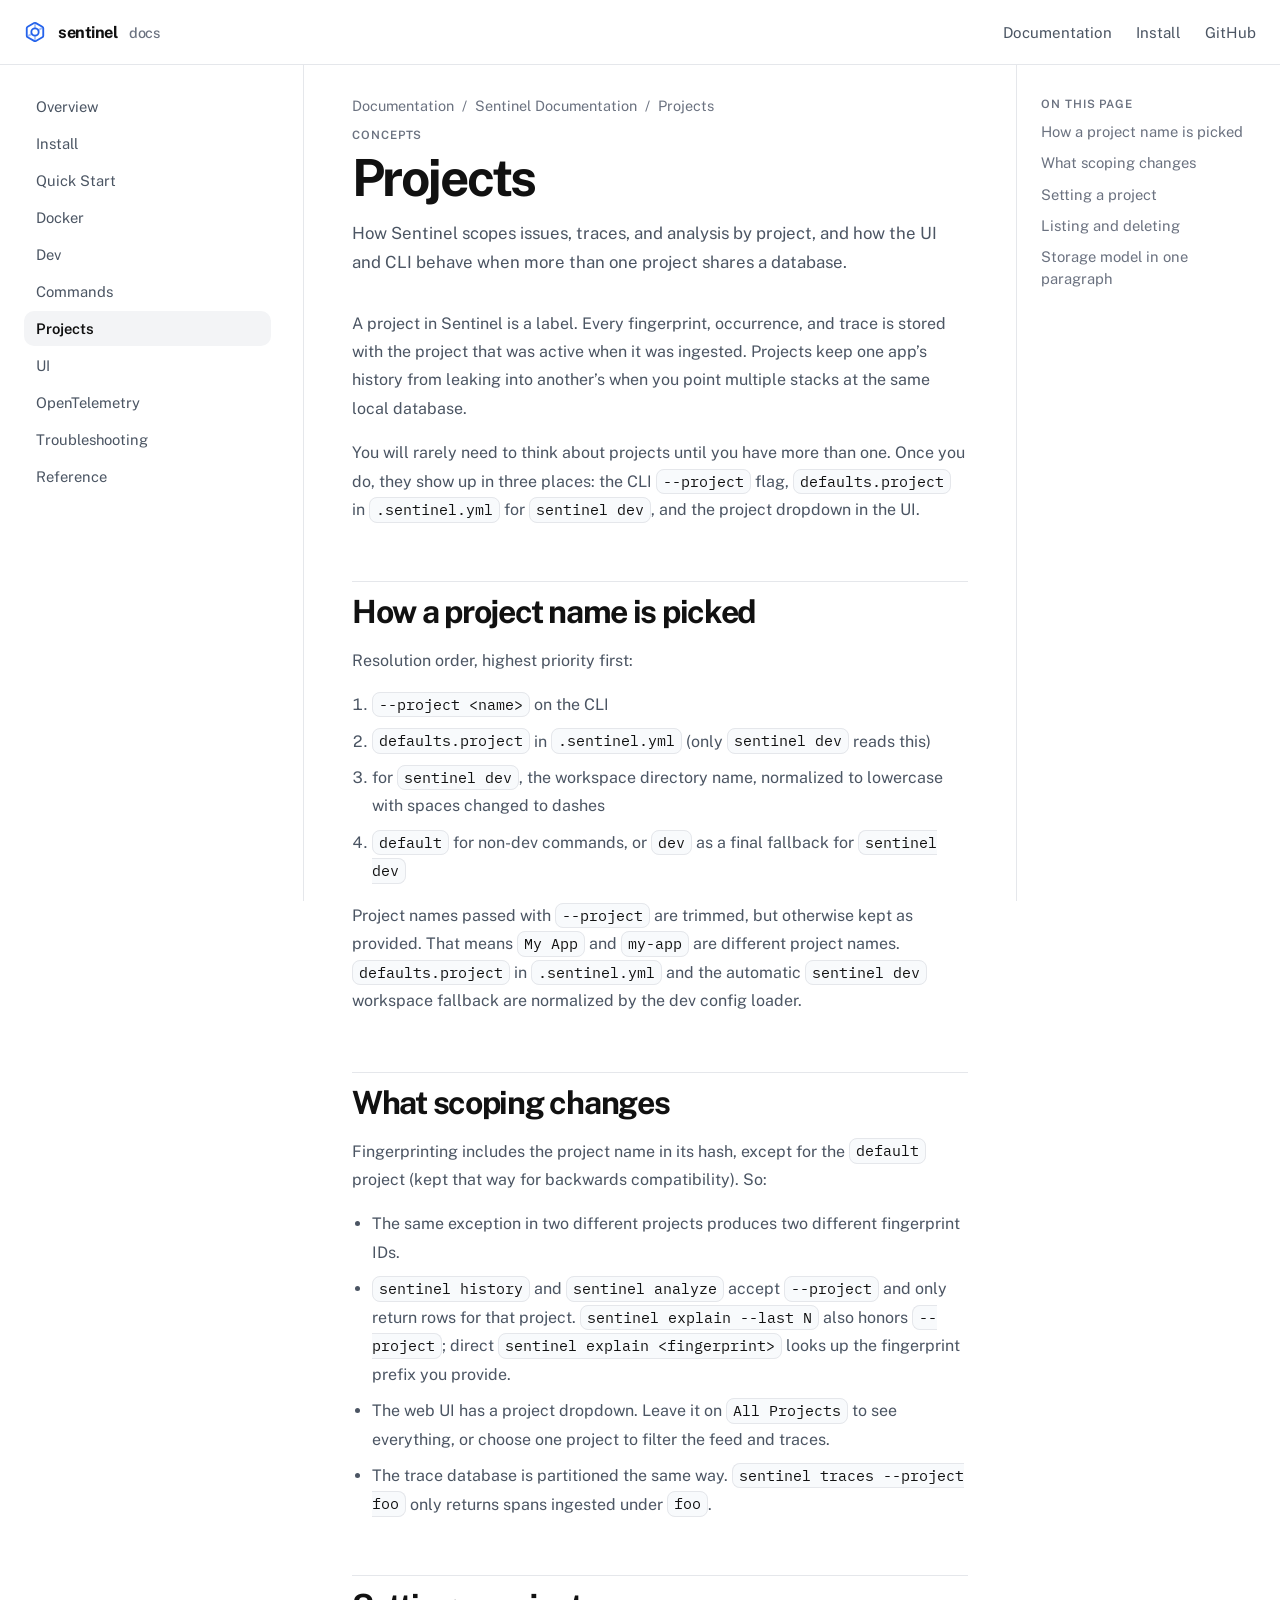
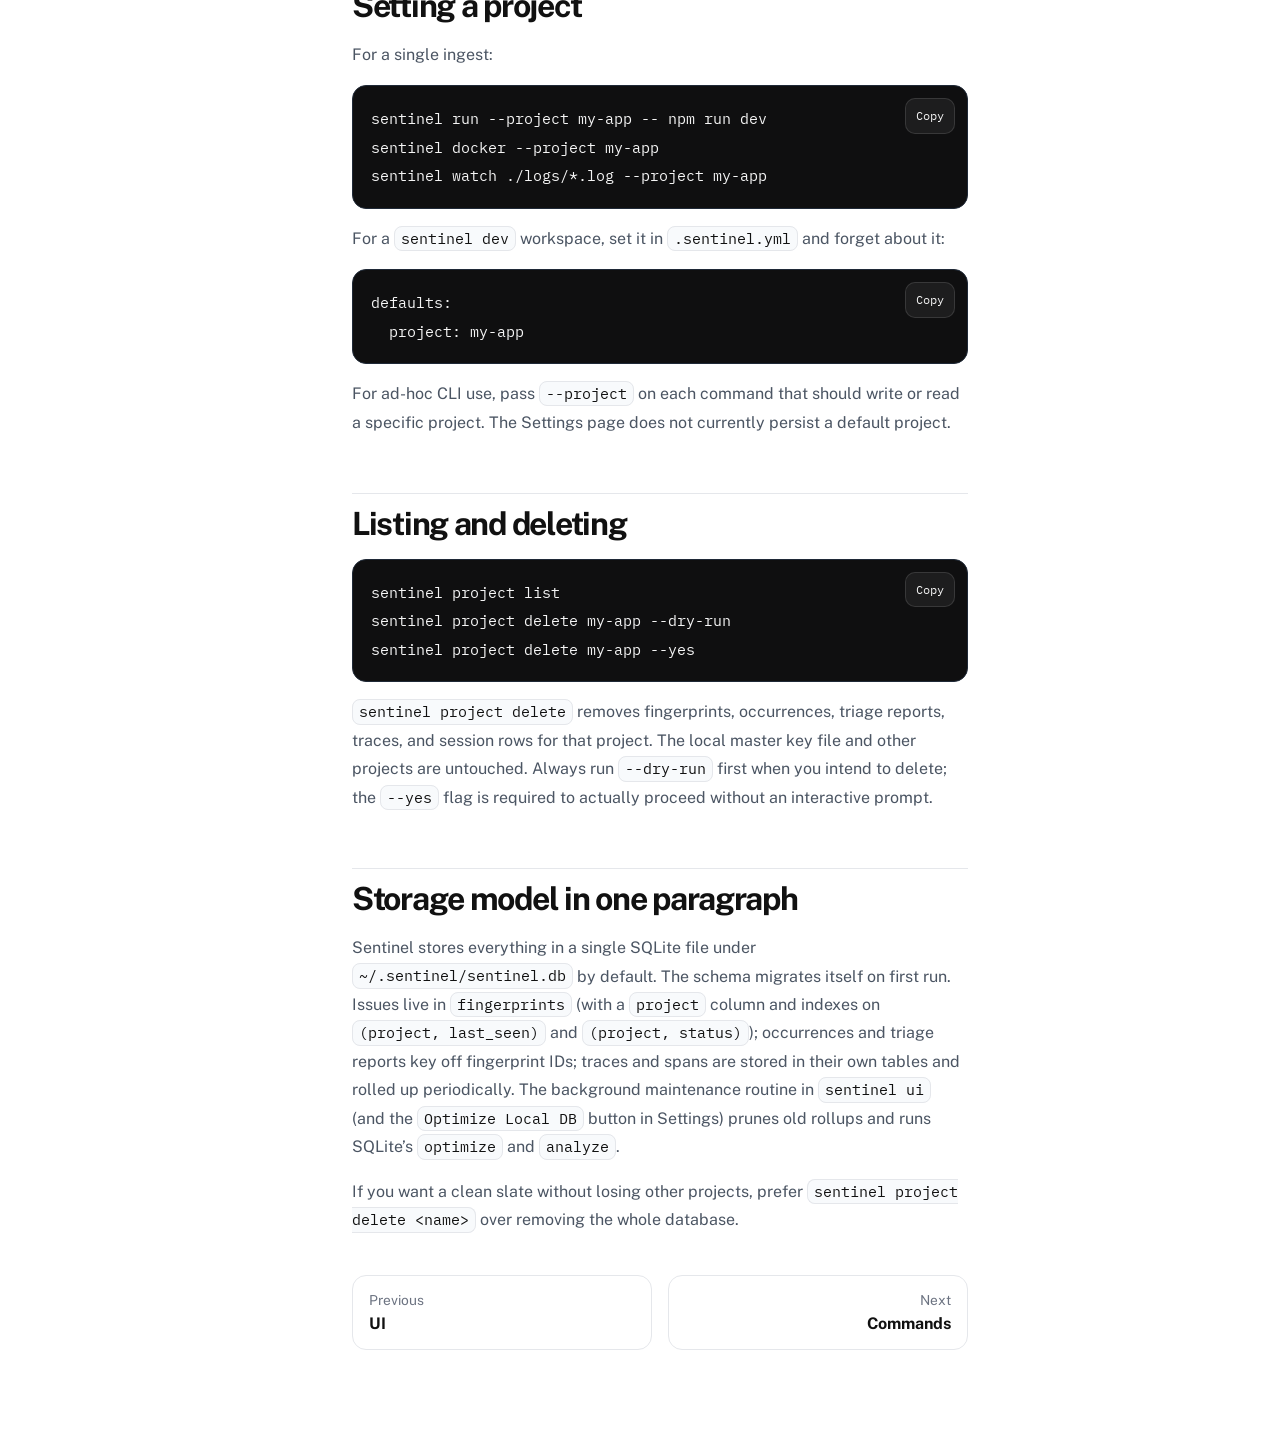
<file: docs/projects/index.html>
<!doctype html><html lang=en><head><meta charset=utf-8><meta name=viewport content="width=device-width,initial-scale=1"><title>Projects · Sentinel Docs</title><meta name=description content="How Sentinel scopes issues, traces, and analysis by project, and how the UI and CLI behave when more than one project shares a database."><link rel=preconnect href=https://fonts.googleapis.com><link rel=preconnect href=https://fonts.gstatic.com crossorigin><link href="https://fonts.googleapis.com/css2?family=IBM+Plex+Mono:wght@400;500;600&family=Public+Sans:wght@400;500;600;700&display=swap" rel=stylesheet><link rel=stylesheet href=/docs/docs.css></head><body><header class=topbar><div class=topbar-inner><a class=brand href=/docs/><span class=brand-mark aria-hidden=true><svg viewBox="0 0 24 24" fill="none" stroke="currentColor" stroke-width="2" stroke-linecap="round" stroke-linejoin="round"><path d="M21 16V8a2 2 0 00-1-1.73l-7-4a2 2 0 00-2 0l-7 4A2 2 0 003 8v8a2 2 0 001 1.73l7 4a2 2 0 002 0l7-4A2 2 0 0021 16z"/><circle cx="12" cy="12" r="4"/><line x1="12" y1="8" x2="12" y2="4" stroke-opacity=".4"/><line x1="12" y1="20" x2="12" y2="16" stroke-opacity=".4"/><line x1="5.07" y1="16" x2="8.54" y2="14" stroke-opacity=".4"/><line x1="18.93" y1="8" x2="15.46" y2="10" stroke-opacity=".4"/></svg>
</span><span class=brand-copy>sentinel</span>
<span class=brand-docs>docs</span></a><nav class=toplinks aria-label=Primary><a href=/docs/>Documentation</a>
<a href=/docs/install/>Install</a>
<a href=https://github.com/aneesahammed/sentinel-dist>GitHub</a></nav><button class=nav-toggle type=button data-nav-toggle aria-expanded=false aria-controls=docs-sidebar>
Menu</button></div></header><div class=docs-grid><aside class=sidebar id=docs-sidebar data-sidebar><div class=sidebar-inner><nav class=sidebar-nav aria-label=Documentation><a class=sidebar-link href=/docs/><span>Overview</span>
</a><a class=sidebar-link href=/docs/install/><span>Install</span>
</a><a class=sidebar-link href=/docs/quickstart/><span>Quick Start</span>
</a><a class=sidebar-link href=/docs/docker/><span>Docker</span>
</a><a class=sidebar-link href=/docs/dev/><span>Dev</span>
</a><a class=sidebar-link href=/docs/commands/><span>Commands</span>
</a><a class="sidebar-link active" href=/docs/projects/><span>Projects</span>
</a><a class=sidebar-link href=/docs/ui/><span>UI</span>
</a><a class=sidebar-link href=/docs/otel/><span>OpenTelemetry</span>
</a><a class=sidebar-link href=/docs/troubleshooting/><span>Troubleshooting</span>
</a><a class=sidebar-link href=/docs/reference/><span>Reference</span></a></nav></div></aside><main class=content-shell><article class=doc><header class=doc-header><nav class=breadcrumbs aria-label=Breadcrumb><a href=/docs/>Documentation</a>
<span>/</span>
<a href=/docs/>Sentinel Documentation</a>
<span>/</span>
<span>Projects</span></nav><p class=eyebrow>Concepts</p><h1>Projects</h1><p class=lede>How Sentinel scopes issues, traces, and analysis by project, and how the UI and CLI behave when more than one project shares a database.</p></header><div class="doc-content prose"><p>A project in Sentinel is a label. Every fingerprint, occurrence, and trace is stored with the project that was active when it was ingested. Projects keep one app&rsquo;s history from leaking into another&rsquo;s when you point multiple stacks at the same local database.</p><p>You will rarely need to think about projects until you have more than one. Once you do, they show up in three places: the CLI <code>--project</code> flag, <code>defaults.project</code> in <code>.sentinel.yml</code> for <code>sentinel dev</code>, and the project dropdown in the UI.</p><h2 id=how-a-project-name-is-picked>How a project name is picked</h2><p>Resolution order, highest priority first:</p><ol><li><code>--project &lt;name></code> on the CLI</li><li><code>defaults.project</code> in <code>.sentinel.yml</code> (only <code>sentinel dev</code> reads this)</li><li>for <code>sentinel dev</code>, the workspace directory name, normalized to lowercase with spaces changed to dashes</li><li><code>default</code> for non-dev commands, or <code>dev</code> as a final fallback for <code>sentinel dev</code></li></ol><p>Project names passed with <code>--project</code> are trimmed, but otherwise kept as provided. That means <code>My App</code> and <code>my-app</code> are different project names. <code>defaults.project</code> in <code>.sentinel.yml</code> and the automatic <code>sentinel dev</code> workspace fallback are normalized by the dev config loader.</p><h2 id=what-scoping-changes>What scoping changes</h2><p>Fingerprinting includes the project name in its hash, except for the <code>default</code> project (kept that way for backwards compatibility). So:</p><ul><li>The same exception in two different projects produces two different fingerprint IDs.</li><li><code>sentinel history</code> and <code>sentinel analyze</code> accept <code>--project</code> and only return rows for that project. <code>sentinel explain --last N</code> also honors <code>--project</code>; direct <code>sentinel explain &lt;fingerprint></code> looks up the fingerprint prefix you provide.</li><li>The web UI has a project dropdown. Leave it on <code>All Projects</code> to see everything, or choose one project to filter the feed and traces.</li><li>The trace database is partitioned the same way. <code>sentinel traces --project foo</code> only returns spans ingested under <code>foo</code>.</li></ul><h2 id=setting-a-project>Setting a project</h2><p>For a single ingest:</p><div class=highlight><pre tabindex=0 class=chroma><code class=language-bash data-lang=bash><span class=line><span class=cl>sentinel run --project my-app -- npm run dev
</span></span><span class=line><span class=cl>sentinel docker --project my-app
</span></span><span class=line><span class=cl>sentinel watch ./logs/*.log --project my-app
</span></span></code></pre></div><p>For a <code>sentinel dev</code> workspace, set it in <code>.sentinel.yml</code> and forget about it:</p><div class=highlight><pre tabindex=0 class=chroma><code class=language-yaml data-lang=yaml><span class=line><span class=cl><span class=nt>defaults</span><span class=p>:</span><span class=w>
</span></span></span><span class=line><span class=cl><span class=w>  </span><span class=nt>project</span><span class=p>:</span><span class=w> </span><span class=l>my-app</span><span class=w>
</span></span></span></code></pre></div><p>For ad-hoc CLI use, pass <code>--project</code> on each command that should write or read a specific project. The Settings page does not currently persist a default project.</p><h2 id=listing-and-deleting>Listing and deleting</h2><div class=highlight><pre tabindex=0 class=chroma><code class=language-bash data-lang=bash><span class=line><span class=cl>sentinel project list
</span></span><span class=line><span class=cl>sentinel project delete my-app --dry-run
</span></span><span class=line><span class=cl>sentinel project delete my-app --yes
</span></span></code></pre></div><p><code>sentinel project delete</code> removes fingerprints, occurrences, triage reports, traces, and session rows for that project. The local master key file and other projects are untouched. Always run <code>--dry-run</code> first when you intend to delete; the <code>--yes</code> flag is required to actually proceed without an interactive prompt.</p><h2 id=storage-model-in-one-paragraph>Storage model in one paragraph</h2><p>Sentinel stores everything in a single SQLite file under <code>~/.sentinel/sentinel.db</code> by default. The schema migrates itself on first run. Issues live in <code>fingerprints</code> (with a <code>project</code> column and indexes on <code>(project, last_seen)</code> and <code>(project, status)</code>); occurrences and triage reports key off fingerprint IDs; traces and spans are stored in their own tables and rolled up periodically. The background maintenance routine in <code>sentinel ui</code> (and the <code>Optimize Local DB</code> button in Settings) prunes old rollups and runs SQLite&rsquo;s <code>optimize</code> and <code>analyze</code>.</p><p>If you want a clean slate without losing other projects, prefer <code>sentinel project delete &lt;name></code> over removing the whole database.</p></div><nav class=doc-pager aria-label="Page navigation"><a class=pager-card href=/docs/ui/><span>Previous</span>
<strong>UI</strong>
</a><a class="pager-card pager-next" href=/docs/commands/><span>Next</span>
<strong>Commands</strong></a></nav></article></main><aside class=page-toc><div class=page-toc-inner><p class=toc-title>On This Page</p><nav id=TableOfContents><ul><li><a href=#how-a-project-name-is-picked>How a project name is picked</a></li><li><a href=#what-scoping-changes>What scoping changes</a></li><li><a href=#setting-a-project>Setting a project</a></li><li><a href=#listing-and-deleting>Listing and deleting</a></li><li><a href=#storage-model-in-one-paragraph>Storage model in one paragraph</a></li></ul></nav></div></aside></div><script src=/docs/docs.js defer></script></body></html>
</file>
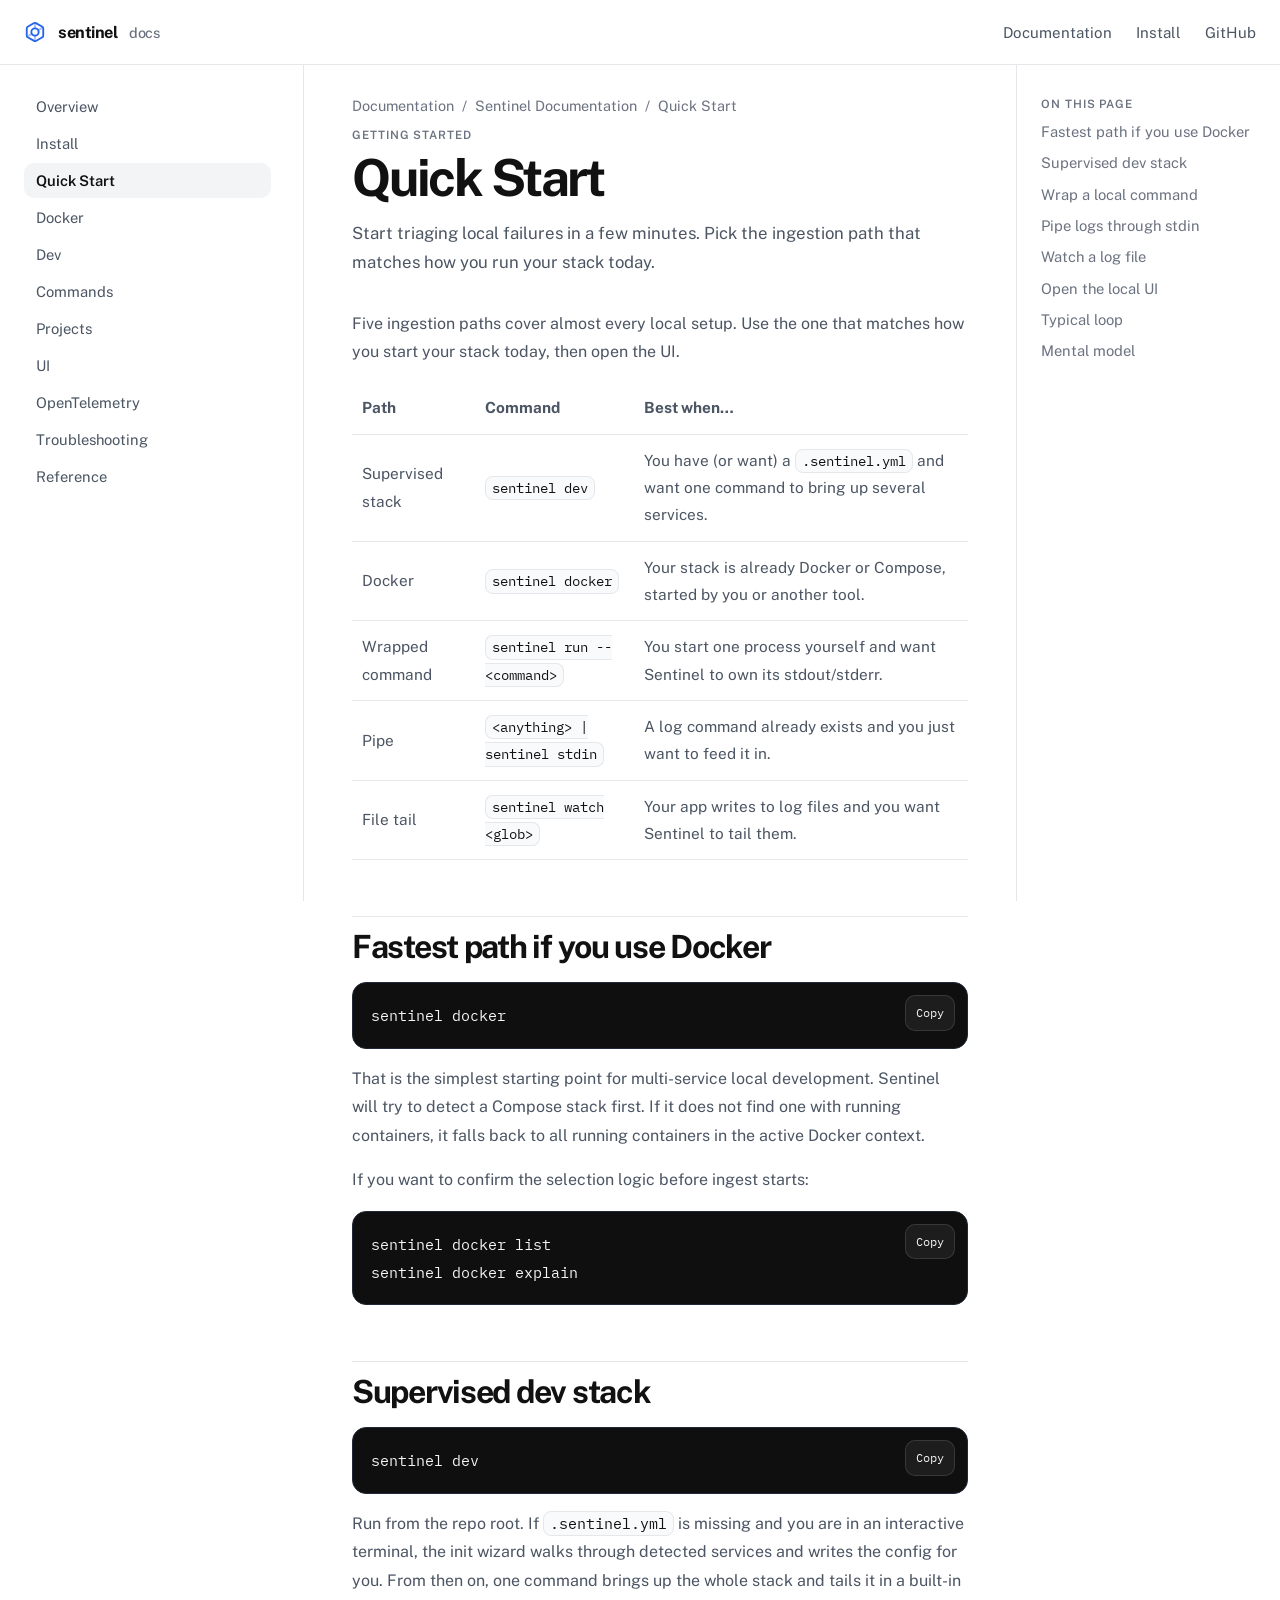
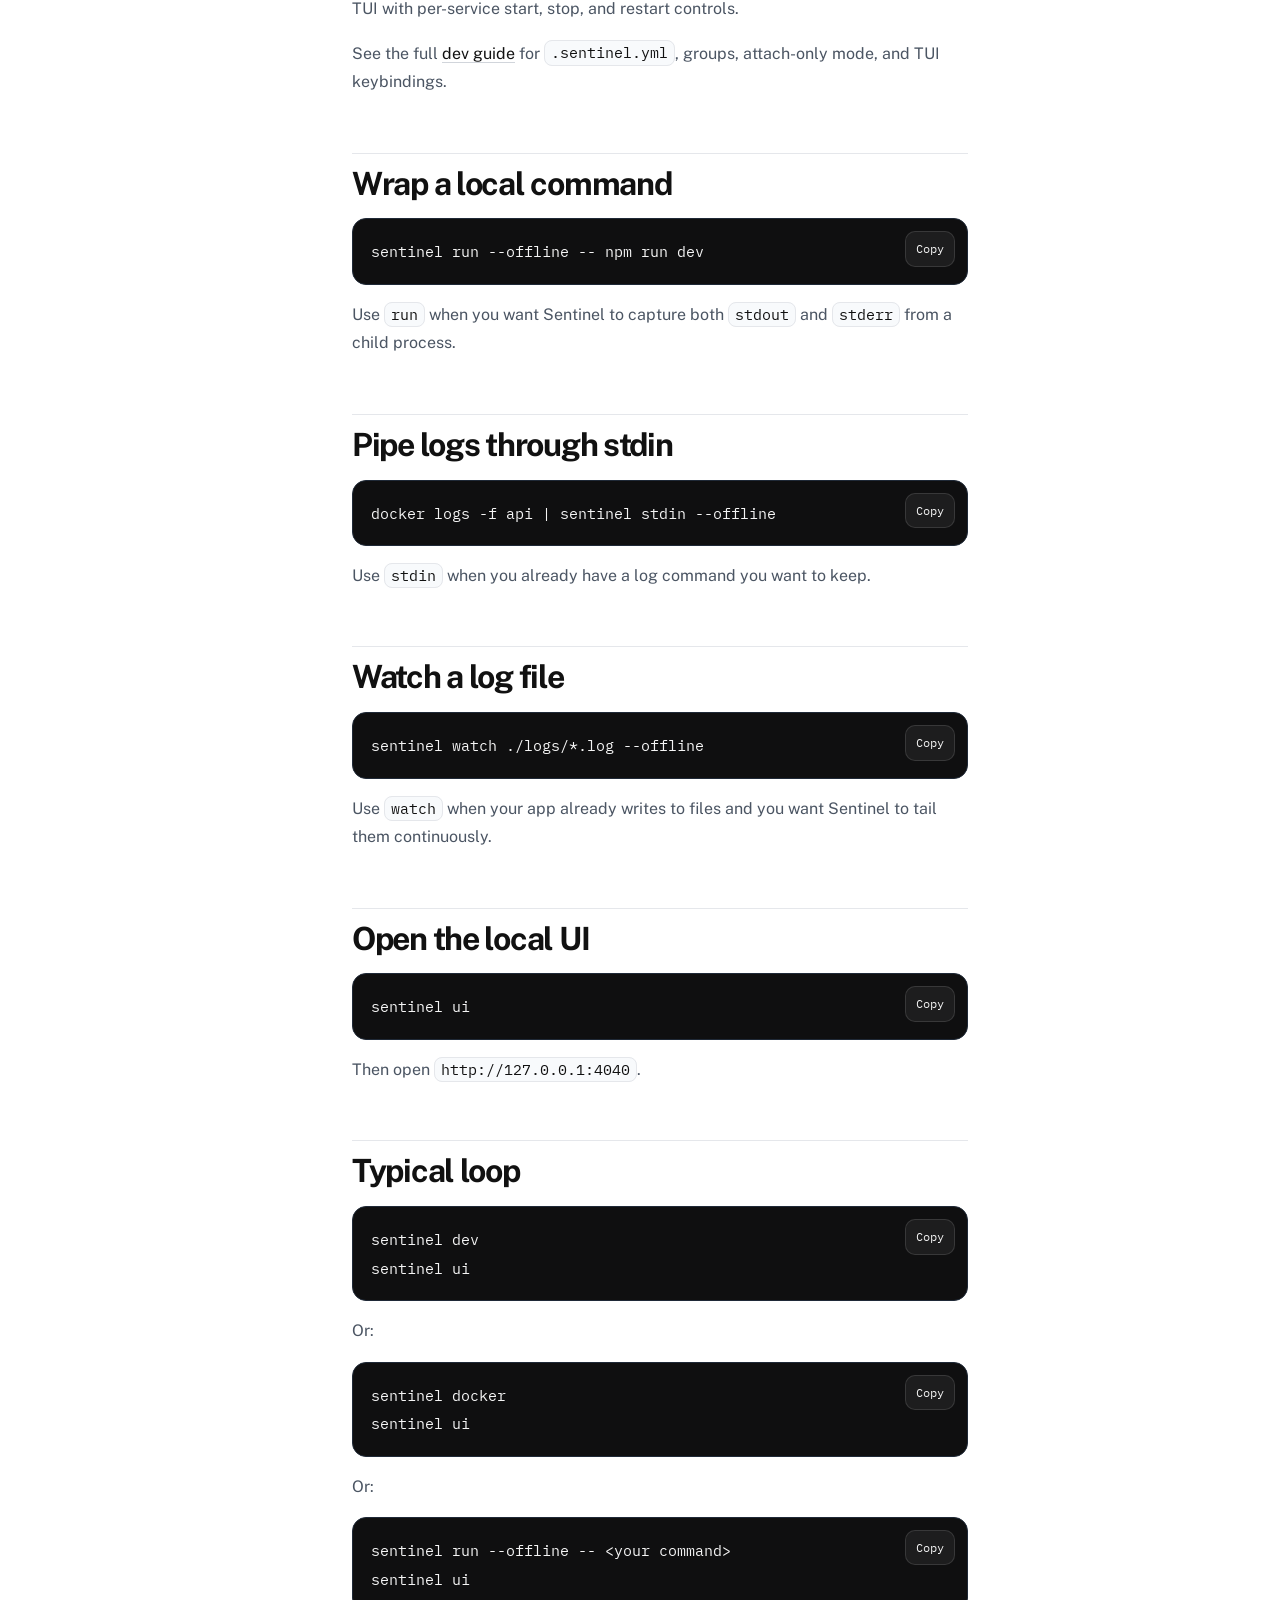
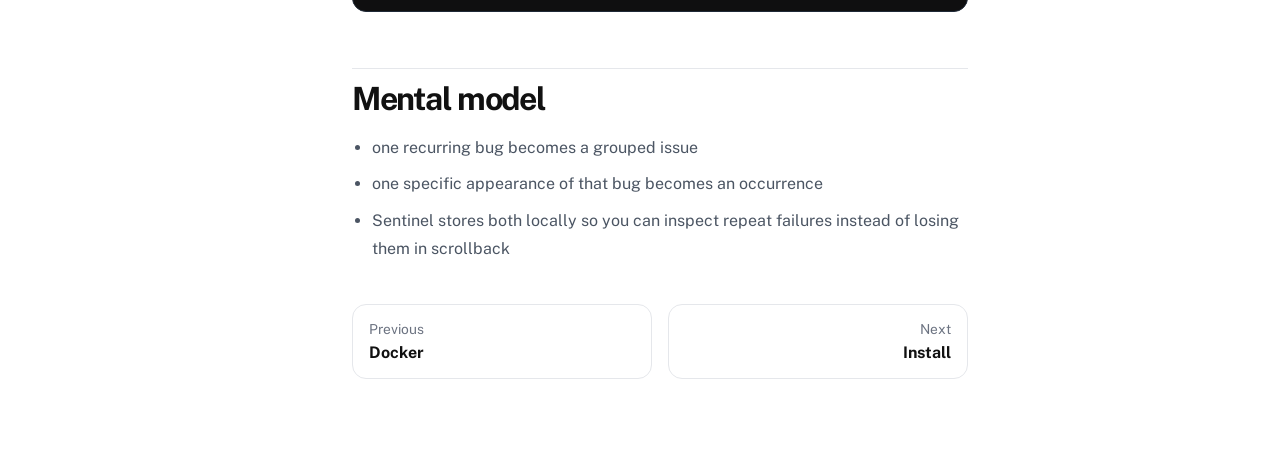
<file: docs/quickstart/index.html>
<!doctype html><html lang=en><head><meta charset=utf-8><meta name=viewport content="width=device-width,initial-scale=1"><title>Quick Start · Sentinel Docs</title><meta name=description content="Start triaging local failures in a few minutes. Pick the ingestion path that matches how you run your stack today."><link rel=preconnect href=https://fonts.googleapis.com><link rel=preconnect href=https://fonts.gstatic.com crossorigin><link href="https://fonts.googleapis.com/css2?family=IBM+Plex+Mono:wght@400;500;600&family=Public+Sans:wght@400;500;600;700&display=swap" rel=stylesheet><link rel=stylesheet href=/docs/docs.css></head><body><header class=topbar><div class=topbar-inner><a class=brand href=/docs/><span class=brand-mark aria-hidden=true><svg viewBox="0 0 24 24" fill="none" stroke="currentColor" stroke-width="2" stroke-linecap="round" stroke-linejoin="round"><path d="M21 16V8a2 2 0 00-1-1.73l-7-4a2 2 0 00-2 0l-7 4A2 2 0 003 8v8a2 2 0 001 1.73l7 4a2 2 0 002 0l7-4A2 2 0 0021 16z"/><circle cx="12" cy="12" r="4"/><line x1="12" y1="8" x2="12" y2="4" stroke-opacity=".4"/><line x1="12" y1="20" x2="12" y2="16" stroke-opacity=".4"/><line x1="5.07" y1="16" x2="8.54" y2="14" stroke-opacity=".4"/><line x1="18.93" y1="8" x2="15.46" y2="10" stroke-opacity=".4"/></svg>
</span><span class=brand-copy>sentinel</span>
<span class=brand-docs>docs</span></a><nav class=toplinks aria-label=Primary><a href=/docs/>Documentation</a>
<a href=/docs/install/>Install</a>
<a href=https://github.com/aneesahammed/sentinel-dist>GitHub</a></nav><button class=nav-toggle type=button data-nav-toggle aria-expanded=false aria-controls=docs-sidebar>
Menu</button></div></header><div class=docs-grid><aside class=sidebar id=docs-sidebar data-sidebar><div class=sidebar-inner><nav class=sidebar-nav aria-label=Documentation><a class=sidebar-link href=/docs/><span>Overview</span>
</a><a class=sidebar-link href=/docs/install/><span>Install</span>
</a><a class="sidebar-link active" href=/docs/quickstart/><span>Quick Start</span>
</a><a class=sidebar-link href=/docs/docker/><span>Docker</span>
</a><a class=sidebar-link href=/docs/dev/><span>Dev</span>
</a><a class=sidebar-link href=/docs/commands/><span>Commands</span>
</a><a class=sidebar-link href=/docs/projects/><span>Projects</span>
</a><a class=sidebar-link href=/docs/ui/><span>UI</span>
</a><a class=sidebar-link href=/docs/otel/><span>OpenTelemetry</span>
</a><a class=sidebar-link href=/docs/troubleshooting/><span>Troubleshooting</span>
</a><a class=sidebar-link href=/docs/reference/><span>Reference</span></a></nav></div></aside><main class=content-shell><article class=doc><header class=doc-header><nav class=breadcrumbs aria-label=Breadcrumb><a href=/docs/>Documentation</a>
<span>/</span>
<a href=/docs/>Sentinel Documentation</a>
<span>/</span>
<span>Quick Start</span></nav><p class=eyebrow>Getting Started</p><h1>Quick Start</h1><p class=lede>Start triaging local failures in a few minutes. Pick the ingestion path that matches how you run your stack today.</p></header><div class="doc-content prose"><p>Five ingestion paths cover almost every local setup. Use the one that matches how you start your stack today, then open the UI.</p><table><thead><tr><th>Path</th><th>Command</th><th>Best when&mldr;</th></tr></thead><tbody><tr><td>Supervised stack</td><td><code>sentinel dev</code></td><td>You have (or want) a <code>.sentinel.yml</code> and want one command to bring up several services.</td></tr><tr><td>Docker</td><td><code>sentinel docker</code></td><td>Your stack is already Docker or Compose, started by you or another tool.</td></tr><tr><td>Wrapped command</td><td><code>sentinel run -- &lt;command></code></td><td>You start one process yourself and want Sentinel to own its stdout/stderr.</td></tr><tr><td>Pipe</td><td><code>&lt;anything> | sentinel stdin</code></td><td>A log command already exists and you just want to feed it in.</td></tr><tr><td>File tail</td><td><code>sentinel watch &lt;glob></code></td><td>Your app writes to log files and you want Sentinel to tail them.</td></tr></tbody></table><h2 id=fastest-path-if-you-use-docker>Fastest path if you use Docker</h2><div class=highlight><pre tabindex=0 class=chroma><code class=language-bash data-lang=bash><span class=line><span class=cl>sentinel docker
</span></span></code></pre></div><p>That is the simplest starting point for multi-service local development. Sentinel will try to detect a Compose stack first. If it does not find one with running containers, it falls back to all running containers in the active Docker context.</p><p>If you want to confirm the selection logic before ingest starts:</p><div class=highlight><pre tabindex=0 class=chroma><code class=language-bash data-lang=bash><span class=line><span class=cl>sentinel docker list
</span></span><span class=line><span class=cl>sentinel docker explain
</span></span></code></pre></div><h2 id=supervised-dev-stack>Supervised dev stack</h2><div class=highlight><pre tabindex=0 class=chroma><code class=language-bash data-lang=bash><span class=line><span class=cl>sentinel dev
</span></span></code></pre></div><p>Run from the repo root. If <code>.sentinel.yml</code> is missing and you are in an interactive terminal, the init wizard walks through detected services and writes the config for you. From then on, one command brings up the whole stack and tails it in a built-in TUI with per-service start, stop, and restart controls.</p><p>See the full <a href=/docs/dev/>dev guide</a> for <code>.sentinel.yml</code>, groups, attach-only mode, and TUI keybindings.</p><h2 id=wrap-a-local-command>Wrap a local command</h2><div class=highlight><pre tabindex=0 class=chroma><code class=language-bash data-lang=bash><span class=line><span class=cl>sentinel run --offline -- npm run dev
</span></span></code></pre></div><p>Use <code>run</code> when you want Sentinel to capture both <code>stdout</code> and <code>stderr</code> from a child process.</p><h2 id=pipe-logs-through-stdin>Pipe logs through stdin</h2><div class=highlight><pre tabindex=0 class=chroma><code class=language-bash data-lang=bash><span class=line><span class=cl>docker logs -f api <span class=p>|</span> sentinel stdin --offline
</span></span></code></pre></div><p>Use <code>stdin</code> when you already have a log command you want to keep.</p><h2 id=watch-a-log-file>Watch a log file</h2><div class=highlight><pre tabindex=0 class=chroma><code class=language-bash data-lang=bash><span class=line><span class=cl>sentinel watch ./logs/*.log --offline
</span></span></code></pre></div><p>Use <code>watch</code> when your app already writes to files and you want Sentinel to tail them continuously.</p><h2 id=open-the-local-ui>Open the local UI</h2><div class=highlight><pre tabindex=0 class=chroma><code class=language-bash data-lang=bash><span class=line><span class=cl>sentinel ui
</span></span></code></pre></div><p>Then open <code>http://127.0.0.1:4040</code>.</p><h2 id=typical-loop>Typical loop</h2><div class=highlight><pre tabindex=0 class=chroma><code class=language-bash data-lang=bash><span class=line><span class=cl>sentinel dev
</span></span><span class=line><span class=cl>sentinel ui
</span></span></code></pre></div><p>Or:</p><div class=highlight><pre tabindex=0 class=chroma><code class=language-bash data-lang=bash><span class=line><span class=cl>sentinel docker
</span></span><span class=line><span class=cl>sentinel ui
</span></span></code></pre></div><p>Or:</p><div class=highlight><pre tabindex=0 class=chroma><code class=language-bash data-lang=bash><span class=line><span class=cl>sentinel run --offline -- &lt;your command&gt;
</span></span><span class=line><span class=cl>sentinel ui
</span></span></code></pre></div><h2 id=mental-model>Mental model</h2><ul><li>one recurring bug becomes a grouped issue</li><li>one specific appearance of that bug becomes an occurrence</li><li>Sentinel stores both locally so you can inspect repeat failures instead of losing them in scrollback</li></ul></div><nav class=doc-pager aria-label="Page navigation"><a class=pager-card href=/docs/docker/><span>Previous</span>
<strong>Docker</strong>
</a><a class="pager-card pager-next" href=/docs/install/><span>Next</span>
<strong>Install</strong></a></nav></article></main><aside class=page-toc><div class=page-toc-inner><p class=toc-title>On This Page</p><nav id=TableOfContents><ul><li><a href=#fastest-path-if-you-use-docker>Fastest path if you use Docker</a></li><li><a href=#supervised-dev-stack>Supervised dev stack</a></li><li><a href=#wrap-a-local-command>Wrap a local command</a></li><li><a href=#pipe-logs-through-stdin>Pipe logs through stdin</a></li><li><a href=#watch-a-log-file>Watch a log file</a></li><li><a href=#open-the-local-ui>Open the local UI</a></li><li><a href=#typical-loop>Typical loop</a></li><li><a href=#mental-model>Mental model</a></li></ul></nav></div></aside></div><script src=/docs/docs.js defer></script></body></html>
</file>
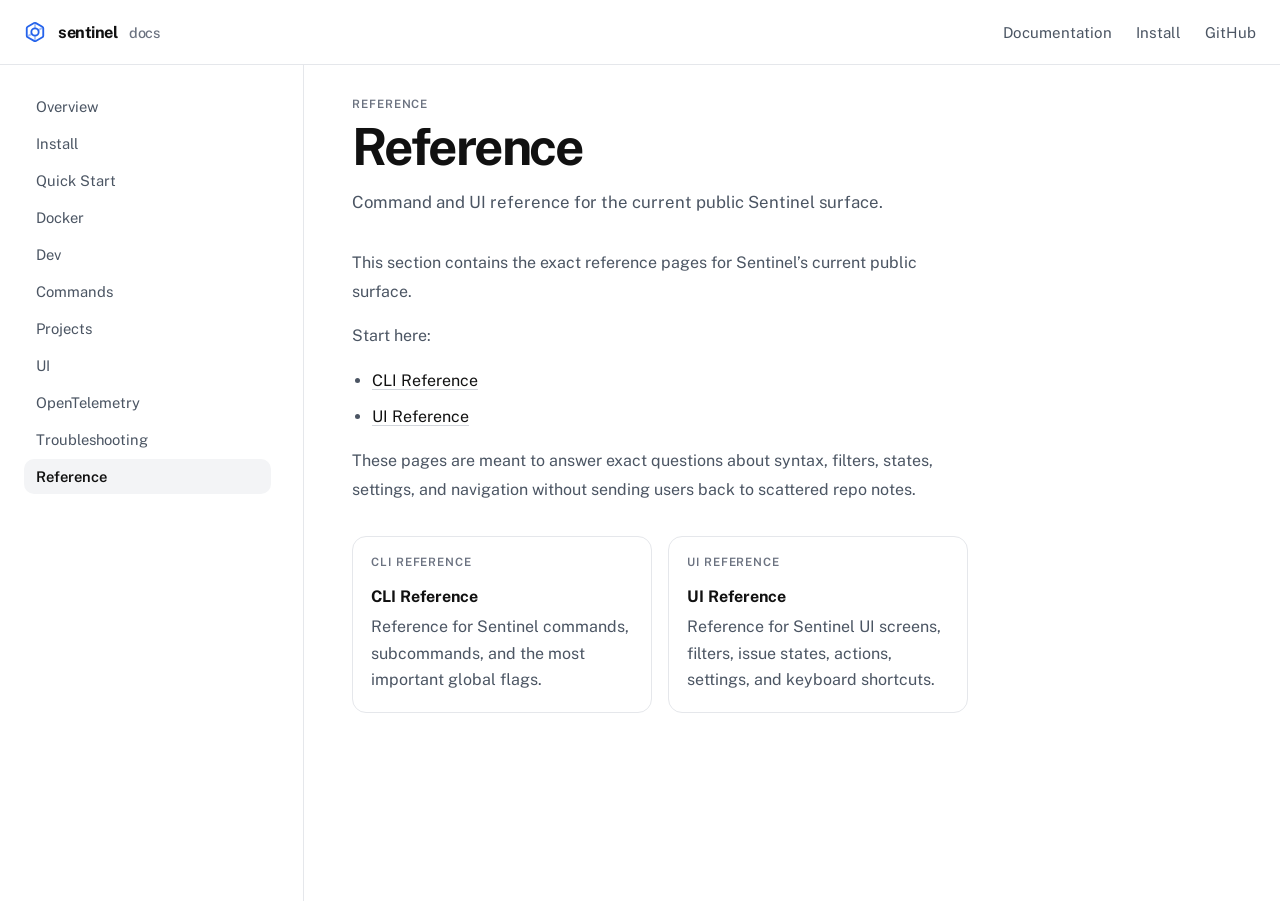
<file: docs/reference/index.html>
<!doctype html><html lang=en><head><meta charset=utf-8><meta name=viewport content="width=device-width,initial-scale=1"><title>Reference · Sentinel Docs</title><meta name=description content="Command and UI reference for the current public Sentinel surface."><link rel=preconnect href=https://fonts.googleapis.com><link rel=preconnect href=https://fonts.gstatic.com crossorigin><link href="https://fonts.googleapis.com/css2?family=IBM+Plex+Mono:wght@400;500;600&family=Public+Sans:wght@400;500;600;700&display=swap" rel=stylesheet><link rel=stylesheet href=/docs/docs.css></head><body><header class=topbar><div class=topbar-inner><a class=brand href=/docs/><span class=brand-mark aria-hidden=true><svg viewBox="0 0 24 24" fill="none" stroke="currentColor" stroke-width="2" stroke-linecap="round" stroke-linejoin="round"><path d="M21 16V8a2 2 0 00-1-1.73l-7-4a2 2 0 00-2 0l-7 4A2 2 0 003 8v8a2 2 0 001 1.73l7 4a2 2 0 002 0l7-4A2 2 0 0021 16z"/><circle cx="12" cy="12" r="4"/><line x1="12" y1="8" x2="12" y2="4" stroke-opacity=".4"/><line x1="12" y1="20" x2="12" y2="16" stroke-opacity=".4"/><line x1="5.07" y1="16" x2="8.54" y2="14" stroke-opacity=".4"/><line x1="18.93" y1="8" x2="15.46" y2="10" stroke-opacity=".4"/></svg>
</span><span class=brand-copy>sentinel</span>
<span class=brand-docs>docs</span></a><nav class=toplinks aria-label=Primary><a href=/docs/>Documentation</a>
<a href=/docs/install/>Install</a>
<a href=https://github.com/aneesahammed/sentinel-dist>GitHub</a></nav><button class=nav-toggle type=button data-nav-toggle aria-expanded=false aria-controls=docs-sidebar>
Menu</button></div></header><div class=docs-grid><aside class=sidebar id=docs-sidebar data-sidebar><div class=sidebar-inner><nav class=sidebar-nav aria-label=Documentation><a class=sidebar-link href=/docs/><span>Overview</span>
</a><a class=sidebar-link href=/docs/install/><span>Install</span>
</a><a class=sidebar-link href=/docs/quickstart/><span>Quick Start</span>
</a><a class=sidebar-link href=/docs/docker/><span>Docker</span>
</a><a class=sidebar-link href=/docs/dev/><span>Dev</span>
</a><a class=sidebar-link href=/docs/commands/><span>Commands</span>
</a><a class=sidebar-link href=/docs/projects/><span>Projects</span>
</a><a class=sidebar-link href=/docs/ui/><span>UI</span>
</a><a class=sidebar-link href=/docs/otel/><span>OpenTelemetry</span>
</a><a class=sidebar-link href=/docs/troubleshooting/><span>Troubleshooting</span>
</a><a class="sidebar-link active" href=/docs/reference/><span>Reference</span></a></nav></div></aside><main class=content-shell><article class="doc doc-home"><header class=doc-header><p class=eyebrow>Reference</p><h1>Reference</h1><p class=lede>Command and UI reference for the current public Sentinel surface.</p></header><div class="doc-content prose"><p>This section contains the exact reference pages for Sentinel&rsquo;s current public surface.</p><p>Start here:</p><ul><li><a href=/docs/reference/cli/>CLI Reference</a></li><li><a href=/docs/reference/ui/>UI Reference</a></li></ul><p>These pages are meant to answer exact questions about syntax, filters, states, settings, and navigation without sending users back to scattered repo notes.</p></div><section class=card-grid aria-label="Documentation sections"><a class=doc-card href=/docs/reference/cli/><span class=doc-card-kicker>CLI Reference</span>
<strong>CLI Reference</strong>
<span>Reference for Sentinel commands, subcommands, and the most important global flags.</span>
</a><a class=doc-card href=/docs/reference/ui/><span class=doc-card-kicker>UI Reference</span>
<strong>UI Reference</strong>
<span>Reference for Sentinel UI screens, filters, issue states, actions, settings, and keyboard shortcuts.</span></a></section></article></main></div><script src=/docs/docs.js defer></script></body></html>
</file>
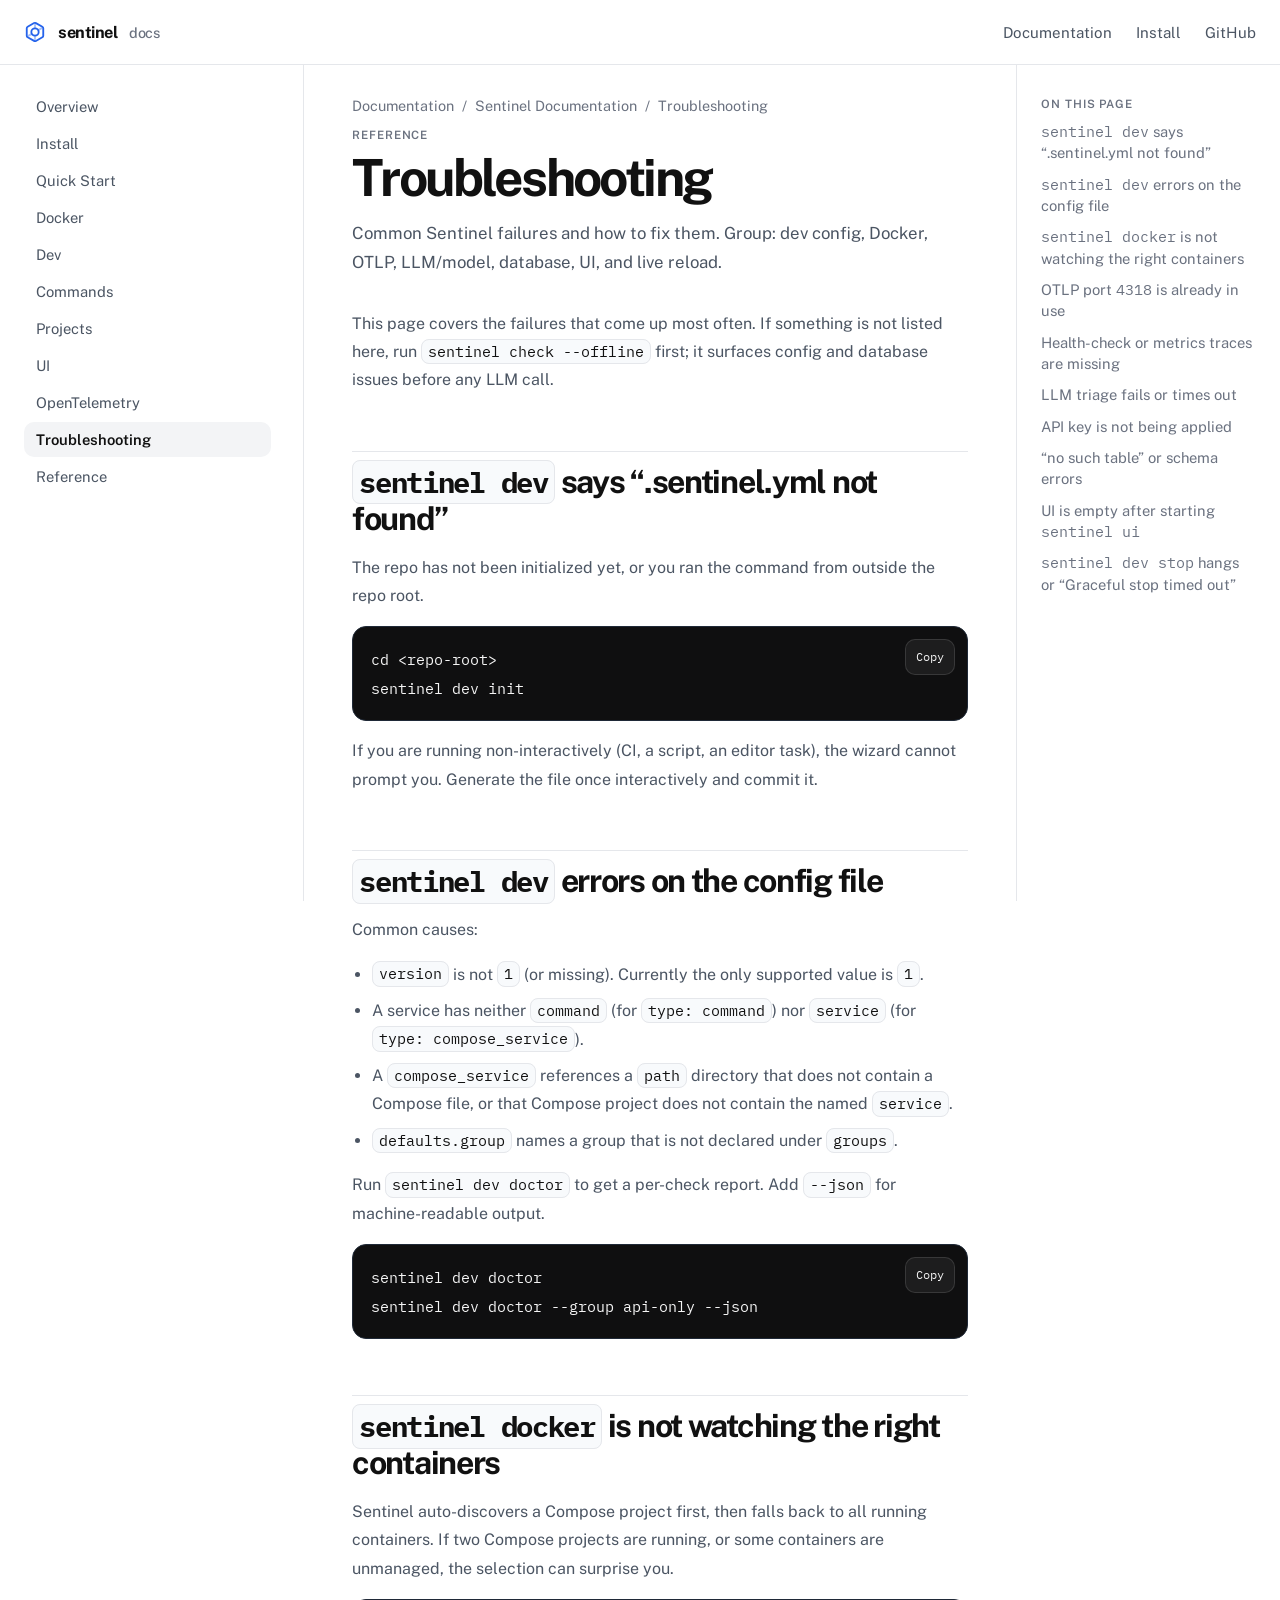
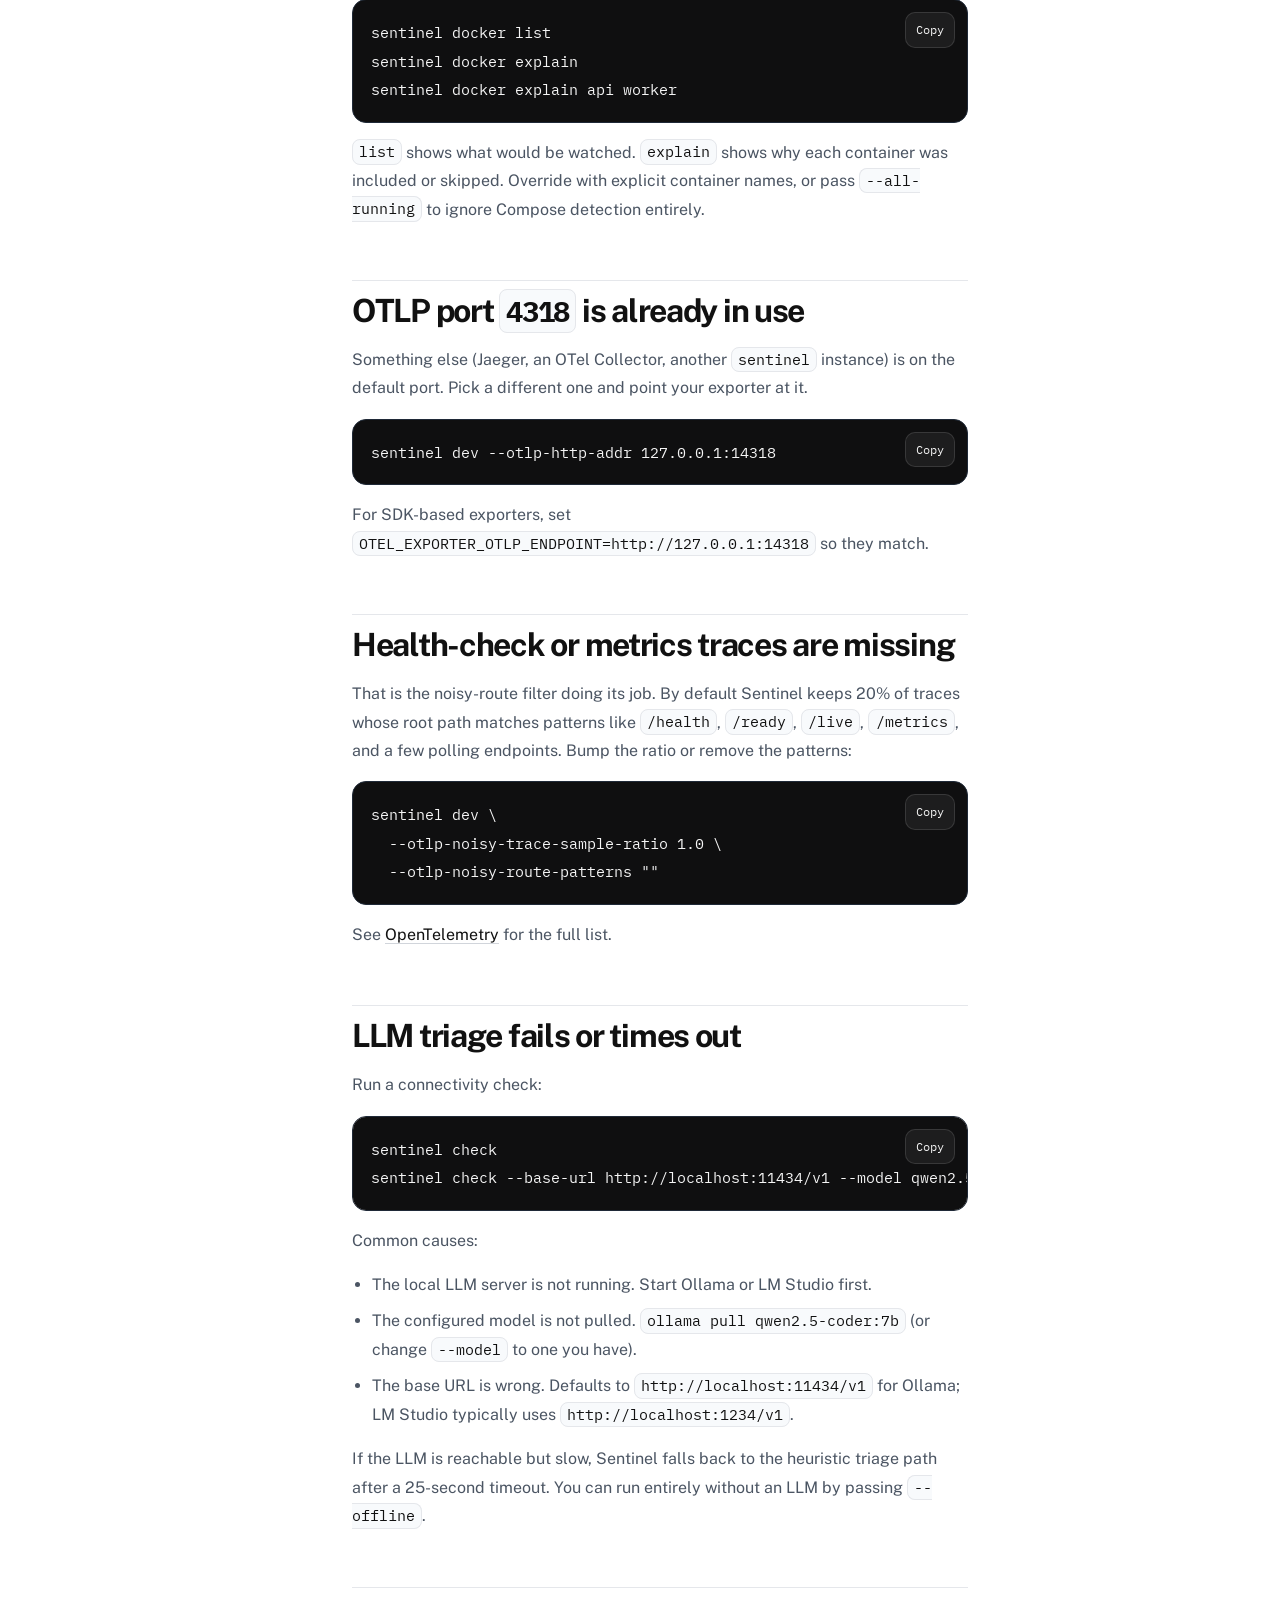
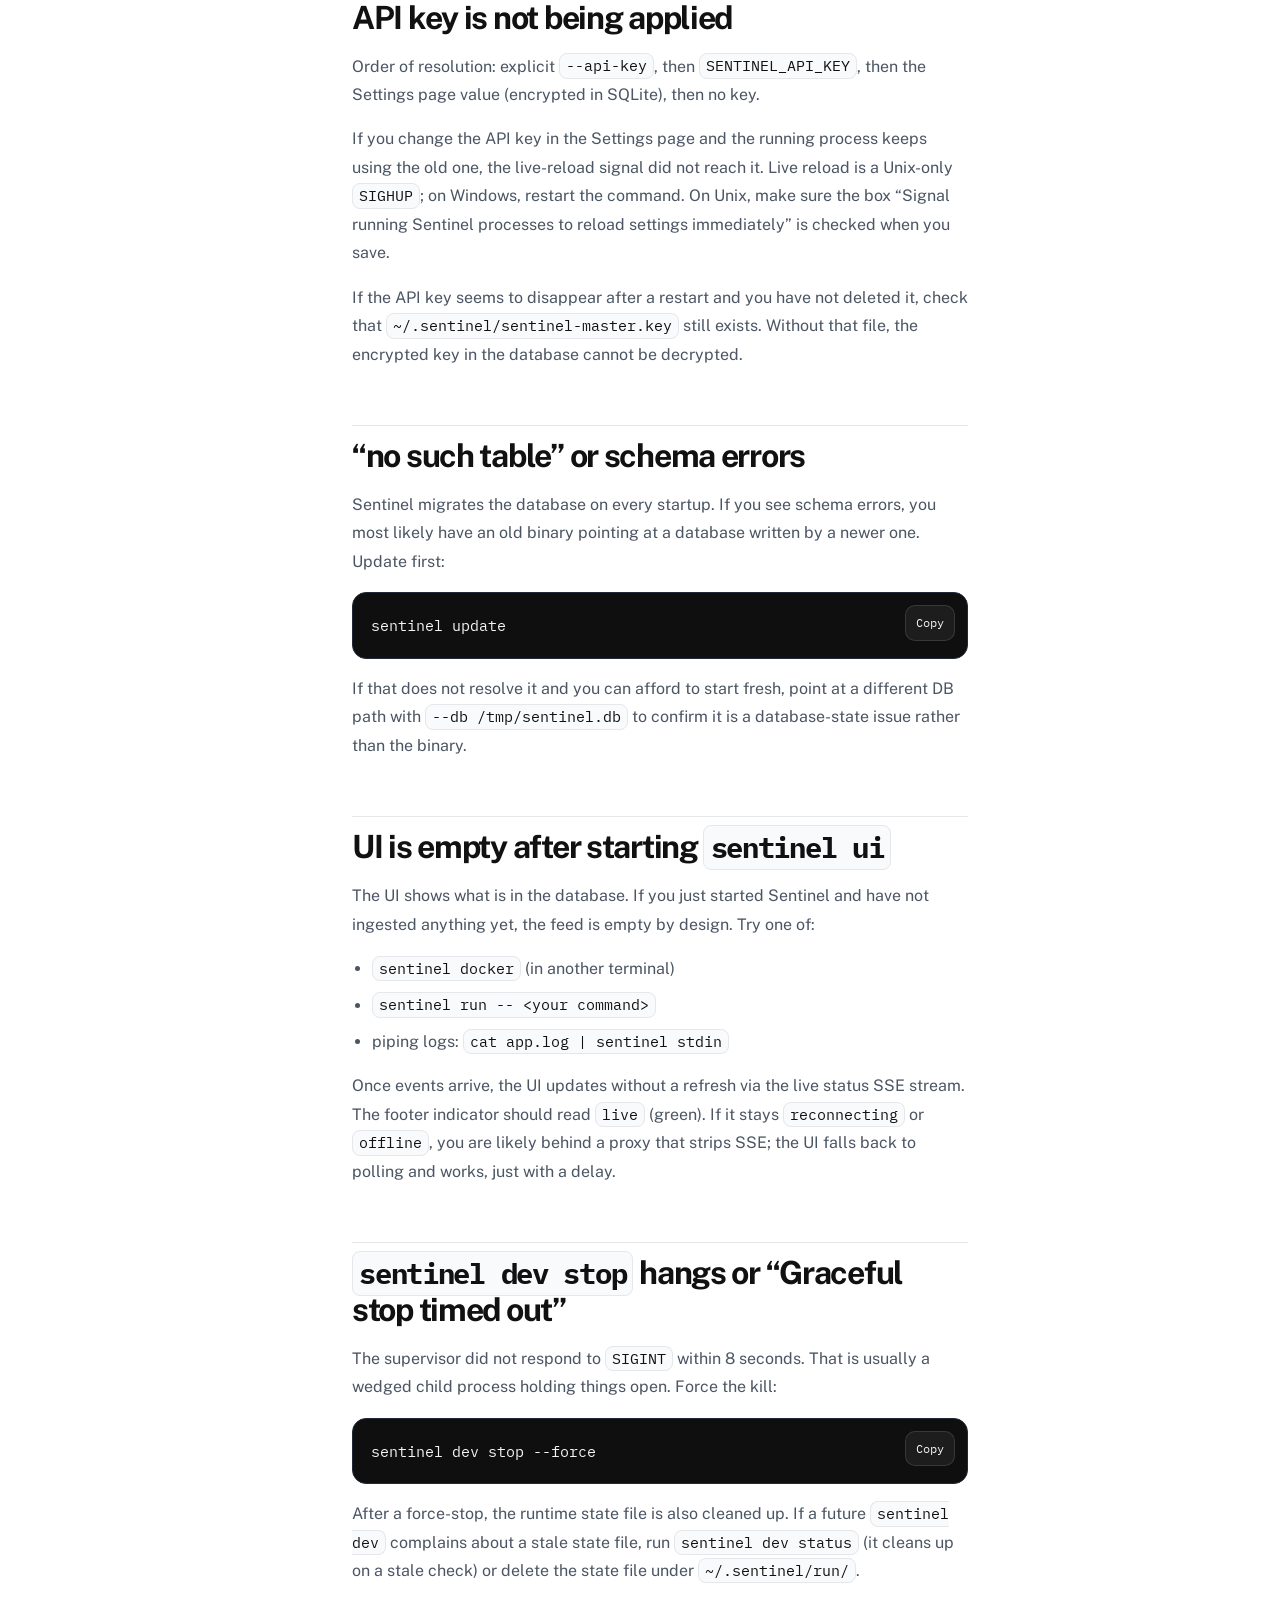
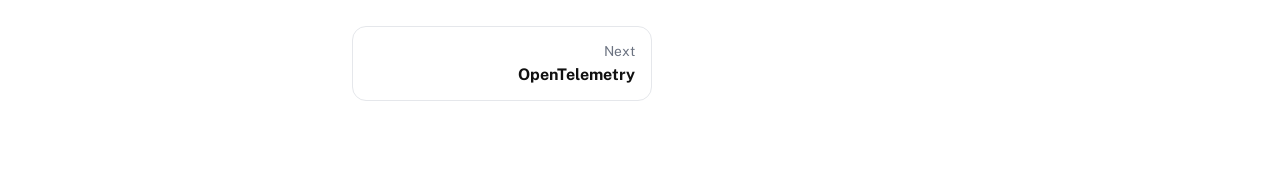
<file: docs/troubleshooting/index.html>
<!doctype html><html lang=en><head><meta charset=utf-8><meta name=viewport content="width=device-width,initial-scale=1"><title>Troubleshooting · Sentinel Docs</title><meta name=description content="Common Sentinel failures and how to fix them. Group: dev config, Docker, OTLP, LLM/model, database, UI, and live reload."><link rel=preconnect href=https://fonts.googleapis.com><link rel=preconnect href=https://fonts.gstatic.com crossorigin><link href="https://fonts.googleapis.com/css2?family=IBM+Plex+Mono:wght@400;500;600&family=Public+Sans:wght@400;500;600;700&display=swap" rel=stylesheet><link rel=stylesheet href=/docs/docs.css></head><body><header class=topbar><div class=topbar-inner><a class=brand href=/docs/><span class=brand-mark aria-hidden=true><svg viewBox="0 0 24 24" fill="none" stroke="currentColor" stroke-width="2" stroke-linecap="round" stroke-linejoin="round"><path d="M21 16V8a2 2 0 00-1-1.73l-7-4a2 2 0 00-2 0l-7 4A2 2 0 003 8v8a2 2 0 001 1.73l7 4a2 2 0 002 0l7-4A2 2 0 0021 16z"/><circle cx="12" cy="12" r="4"/><line x1="12" y1="8" x2="12" y2="4" stroke-opacity=".4"/><line x1="12" y1="20" x2="12" y2="16" stroke-opacity=".4"/><line x1="5.07" y1="16" x2="8.54" y2="14" stroke-opacity=".4"/><line x1="18.93" y1="8" x2="15.46" y2="10" stroke-opacity=".4"/></svg>
</span><span class=brand-copy>sentinel</span>
<span class=brand-docs>docs</span></a><nav class=toplinks aria-label=Primary><a href=/docs/>Documentation</a>
<a href=/docs/install/>Install</a>
<a href=https://github.com/aneesahammed/sentinel-dist>GitHub</a></nav><button class=nav-toggle type=button data-nav-toggle aria-expanded=false aria-controls=docs-sidebar>
Menu</button></div></header><div class=docs-grid><aside class=sidebar id=docs-sidebar data-sidebar><div class=sidebar-inner><nav class=sidebar-nav aria-label=Documentation><a class=sidebar-link href=/docs/><span>Overview</span>
</a><a class=sidebar-link href=/docs/install/><span>Install</span>
</a><a class=sidebar-link href=/docs/quickstart/><span>Quick Start</span>
</a><a class=sidebar-link href=/docs/docker/><span>Docker</span>
</a><a class=sidebar-link href=/docs/dev/><span>Dev</span>
</a><a class=sidebar-link href=/docs/commands/><span>Commands</span>
</a><a class=sidebar-link href=/docs/projects/><span>Projects</span>
</a><a class=sidebar-link href=/docs/ui/><span>UI</span>
</a><a class=sidebar-link href=/docs/otel/><span>OpenTelemetry</span>
</a><a class="sidebar-link active" href=/docs/troubleshooting/><span>Troubleshooting</span>
</a><a class=sidebar-link href=/docs/reference/><span>Reference</span></a></nav></div></aside><main class=content-shell><article class=doc><header class=doc-header><nav class=breadcrumbs aria-label=Breadcrumb><a href=/docs/>Documentation</a>
<span>/</span>
<a href=/docs/>Sentinel Documentation</a>
<span>/</span>
<span>Troubleshooting</span></nav><p class=eyebrow>Reference</p><h1>Troubleshooting</h1><p class=lede>Common Sentinel failures and how to fix them. Group: dev config, Docker, OTLP, LLM/model, database, UI, and live reload.</p></header><div class="doc-content prose"><p>This page covers the failures that come up most often. If something is not listed here, run <code>sentinel check --offline</code> first; it surfaces config and database issues before any LLM call.</p><h2 id=sentinel-dev-says-sentinelyml-not-found><code>sentinel dev</code> says &ldquo;.sentinel.yml not found&rdquo;</h2><p>The repo has not been initialized yet, or you ran the command from outside the repo root.</p><div class=highlight><pre tabindex=0 class=chroma><code class=language-bash data-lang=bash><span class=line><span class=cl><span class=nb>cd</span> &lt;repo-root&gt;
</span></span><span class=line><span class=cl>sentinel dev init
</span></span></code></pre></div><p>If you are running non-interactively (CI, a script, an editor task), the wizard cannot prompt you. Generate the file once interactively and commit it.</p><h2 id=sentinel-dev-errors-on-the-config-file><code>sentinel dev</code> errors on the config file</h2><p>Common causes:</p><ul><li><code>version</code> is not <code>1</code> (or missing). Currently the only supported value is <code>1</code>.</li><li>A service has neither <code>command</code> (for <code>type: command</code>) nor <code>service</code> (for <code>type: compose_service</code>).</li><li>A <code>compose_service</code> references a <code>path</code> directory that does not contain a Compose file, or that Compose project does not contain the named <code>service</code>.</li><li><code>defaults.group</code> names a group that is not declared under <code>groups</code>.</li></ul><p>Run <code>sentinel dev doctor</code> to get a per-check report. Add <code>--json</code> for machine-readable output.</p><div class=highlight><pre tabindex=0 class=chroma><code class=language-bash data-lang=bash><span class=line><span class=cl>sentinel dev doctor
</span></span><span class=line><span class=cl>sentinel dev doctor --group api-only --json
</span></span></code></pre></div><h2 id=sentinel-docker-is-not-watching-the-right-containers><code>sentinel docker</code> is not watching the right containers</h2><p>Sentinel auto-discovers a Compose project first, then falls back to all running containers. If two Compose projects are running, or some containers are unmanaged, the selection can surprise you.</p><div class=highlight><pre tabindex=0 class=chroma><code class=language-bash data-lang=bash><span class=line><span class=cl>sentinel docker list
</span></span><span class=line><span class=cl>sentinel docker explain
</span></span><span class=line><span class=cl>sentinel docker explain api worker
</span></span></code></pre></div><p><code>list</code> shows what would be watched. <code>explain</code> shows why each container was included or skipped. Override with explicit container names, or pass <code>--all-running</code> to ignore Compose detection entirely.</p><h2 id=otlp-port-4318-is-already-in-use>OTLP port <code>4318</code> is already in use</h2><p>Something else (Jaeger, an OTel Collector, another <code>sentinel</code> instance) is on the default port. Pick a different one and point your exporter at it.</p><div class=highlight><pre tabindex=0 class=chroma><code class=language-bash data-lang=bash><span class=line><span class=cl>sentinel dev --otlp-http-addr 127.0.0.1:14318
</span></span></code></pre></div><p>For SDK-based exporters, set <code>OTEL_EXPORTER_OTLP_ENDPOINT=http://127.0.0.1:14318</code> so they match.</p><h2 id=health-check-or-metrics-traces-are-missing>Health-check or metrics traces are missing</h2><p>That is the noisy-route filter doing its job. By default Sentinel keeps 20% of traces whose root path matches patterns like <code>/health</code>, <code>/ready</code>, <code>/live</code>, <code>/metrics</code>, and a few polling endpoints. Bump the ratio or remove the patterns:</p><div class=highlight><pre tabindex=0 class=chroma><code class=language-bash data-lang=bash><span class=line><span class=cl>sentinel dev <span class=se>\
</span></span></span><span class=line><span class=cl>  --otlp-noisy-trace-sample-ratio 1.0 <span class=se>\
</span></span></span><span class=line><span class=cl>  --otlp-noisy-route-patterns <span class=s2>&#34;&#34;</span>
</span></span></code></pre></div><p>See <a href=/docs/otel/#retention-and-drop-defaults>OpenTelemetry</a> for the full list.</p><h2 id=llm-triage-fails-or-times-out>LLM triage fails or times out</h2><p>Run a connectivity check:</p><div class=highlight><pre tabindex=0 class=chroma><code class=language-bash data-lang=bash><span class=line><span class=cl>sentinel check
</span></span><span class=line><span class=cl>sentinel check --base-url http://localhost:11434/v1 --model qwen2.5-coder
</span></span></code></pre></div><p>Common causes:</p><ul><li>The local LLM server is not running. Start Ollama or LM Studio first.</li><li>The configured model is not pulled. <code>ollama pull qwen2.5-coder:7b</code> (or change <code>--model</code> to one you have).</li><li>The base URL is wrong. Defaults to <code>http://localhost:11434/v1</code> for Ollama; LM Studio typically uses <code>http://localhost:1234/v1</code>.</li></ul><p>If the LLM is reachable but slow, Sentinel falls back to the heuristic triage path after a 25-second timeout. You can run entirely without an LLM by passing <code>--offline</code>.</p><h2 id=api-key-is-not-being-applied>API key is not being applied</h2><p>Order of resolution: explicit <code>--api-key</code>, then <code>SENTINEL_API_KEY</code>, then the Settings page value (encrypted in SQLite), then no key.</p><p>If you change the API key in the Settings page and the running process keeps using the old one, the live-reload signal did not reach it. Live reload is a Unix-only <code>SIGHUP</code>; on Windows, restart the command. On Unix, make sure the box &ldquo;Signal running Sentinel processes to reload settings immediately&rdquo; is checked when you save.</p><p>If the API key seems to disappear after a restart and you have not deleted it, check that <code>~/.sentinel/sentinel-master.key</code> still exists. Without that file, the encrypted key in the database cannot be decrypted.</p><h2 id=no-such-table-or-schema-errors>&ldquo;no such table&rdquo; or schema errors</h2><p>Sentinel migrates the database on every startup. If you see schema errors, you most likely have an old binary pointing at a database written by a newer one. Update first:</p><div class=highlight><pre tabindex=0 class=chroma><code class=language-bash data-lang=bash><span class=line><span class=cl>sentinel update
</span></span></code></pre></div><p>If that does not resolve it and you can afford to start fresh, point at a different DB path with <code>--db /tmp/sentinel.db</code> to confirm it is a database-state issue rather than the binary.</p><h2 id=ui-is-empty-after-starting-sentinel-ui>UI is empty after starting <code>sentinel ui</code></h2><p>The UI shows what is in the database. If you just started Sentinel and have not ingested anything yet, the feed is empty by design. Try one of:</p><ul><li><code>sentinel docker</code> (in another terminal)</li><li><code>sentinel run -- &lt;your command></code></li><li>piping logs: <code>cat app.log | sentinel stdin</code></li></ul><p>Once events arrive, the UI updates without a refresh via the live status SSE stream. The footer indicator should read <code>live</code> (green). If it stays <code>reconnecting</code> or <code>offline</code>, you are likely behind a proxy that strips SSE; the UI falls back to polling and works, just with a delay.</p><h2 id=sentinel-dev-stop-hangs-or-graceful-stop-timed-out><code>sentinel dev stop</code> hangs or &ldquo;Graceful stop timed out&rdquo;</h2><p>The supervisor did not respond to <code>SIGINT</code> within 8 seconds. That is usually a wedged child process holding things open. Force the kill:</p><div class=highlight><pre tabindex=0 class=chroma><code class=language-bash data-lang=bash><span class=line><span class=cl>sentinel dev stop --force
</span></span></code></pre></div><p>After a force-stop, the runtime state file is also cleaned up. If a future <code>sentinel dev</code> complains about a stale state file, run <code>sentinel dev status</code> (it cleans up on a stale check) or delete the state file under <code>~/.sentinel/run/</code>.</p></div><nav class=doc-pager aria-label="Page navigation"><a class="pager-card pager-next" href=/docs/otel/><span>Next</span>
<strong>OpenTelemetry</strong></a></nav></article></main><aside class=page-toc><div class=page-toc-inner><p class=toc-title>On This Page</p><nav id=TableOfContents><ul><li><a href=#sentinel-dev-says-sentinelyml-not-found><code>sentinel dev</code> says “.sentinel.yml not found”</a></li><li><a href=#sentinel-dev-errors-on-the-config-file><code>sentinel dev</code> errors on the config file</a></li><li><a href=#sentinel-docker-is-not-watching-the-right-containers><code>sentinel docker</code> is not watching the right containers</a></li><li><a href=#otlp-port-4318-is-already-in-use>OTLP port <code>4318</code> is already in use</a></li><li><a href=#health-check-or-metrics-traces-are-missing>Health-check or metrics traces are missing</a></li><li><a href=#llm-triage-fails-or-times-out>LLM triage fails or times out</a></li><li><a href=#api-key-is-not-being-applied>API key is not being applied</a></li><li><a href=#no-such-table-or-schema-errors>&ldquo;no such table&rdquo; or schema errors</a></li><li><a href=#ui-is-empty-after-starting-sentinel-ui>UI is empty after starting <code>sentinel ui</code></a></li><li><a href=#sentinel-dev-stop-hangs-or-graceful-stop-timed-out><code>sentinel dev stop</code> hangs or “Graceful stop timed out”</a></li></ul></nav></div></aside></div><script src=/docs/docs.js defer></script></body></html>
</file>
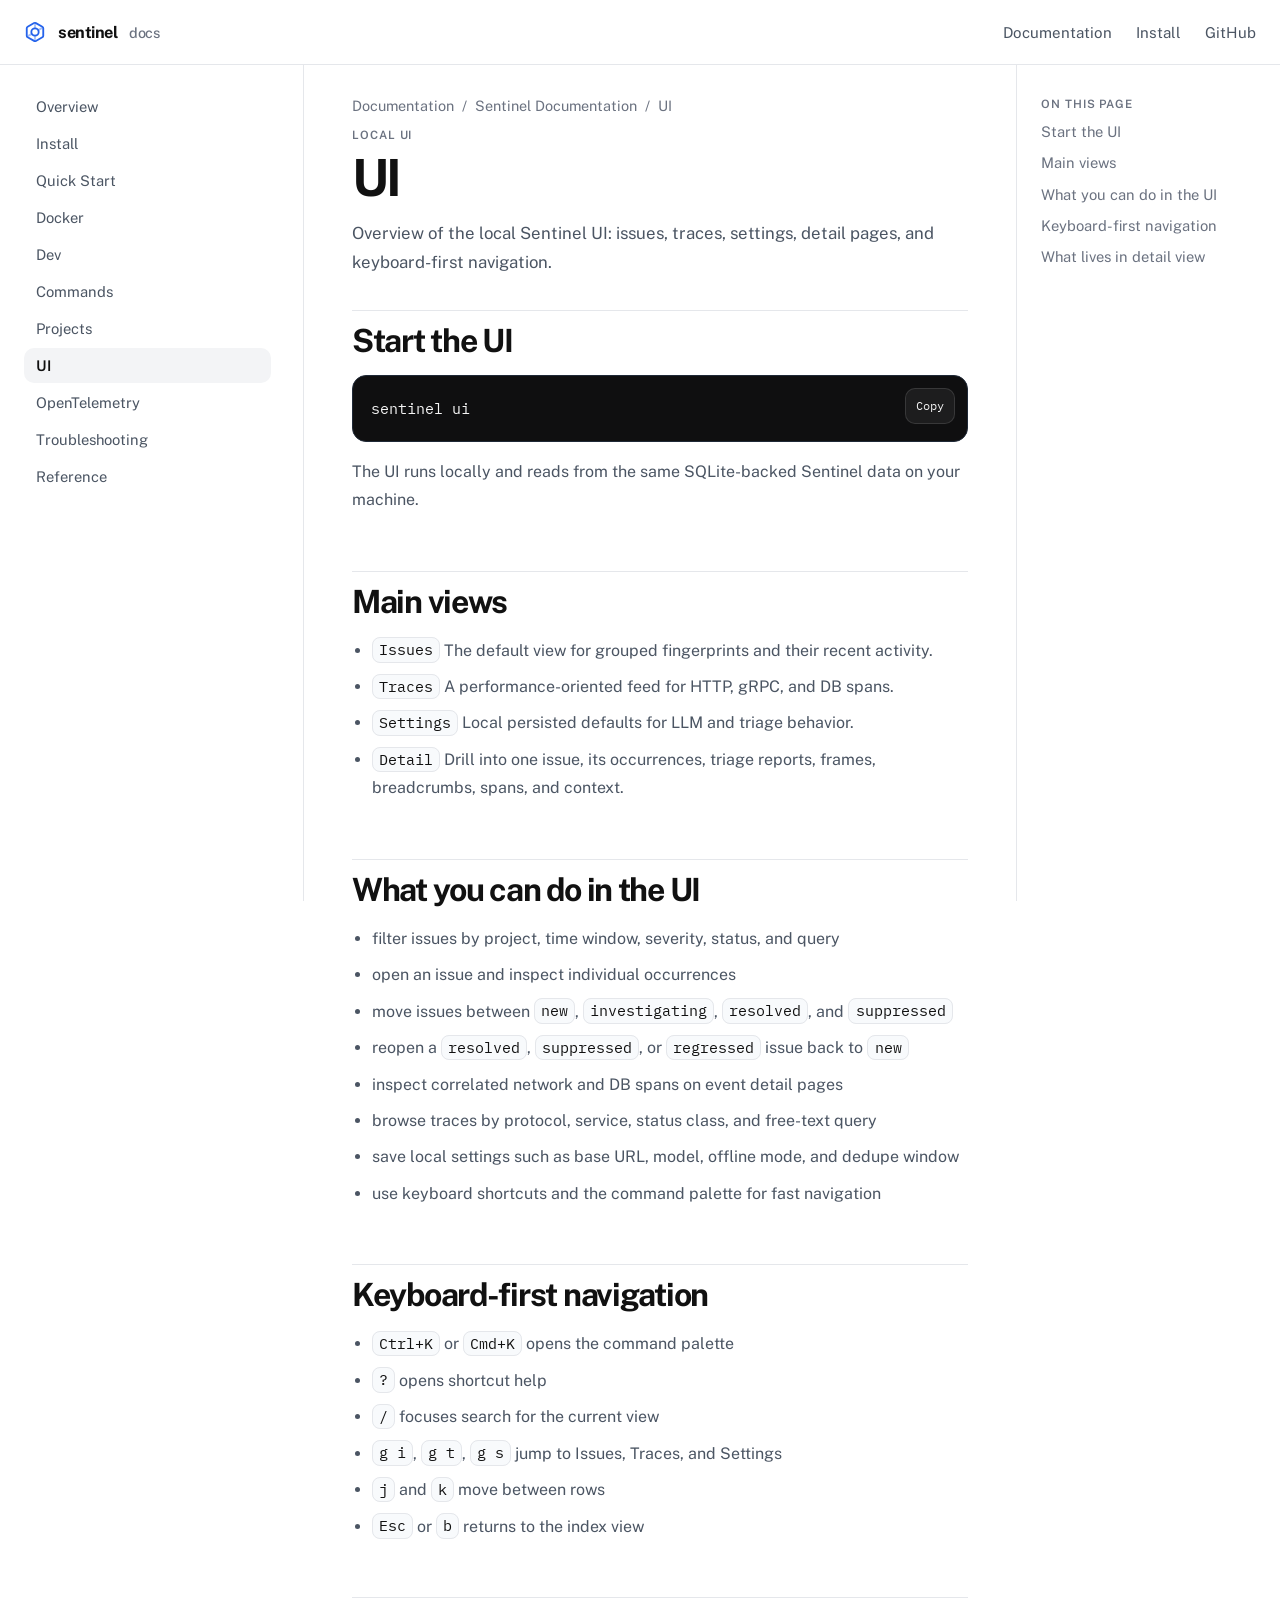
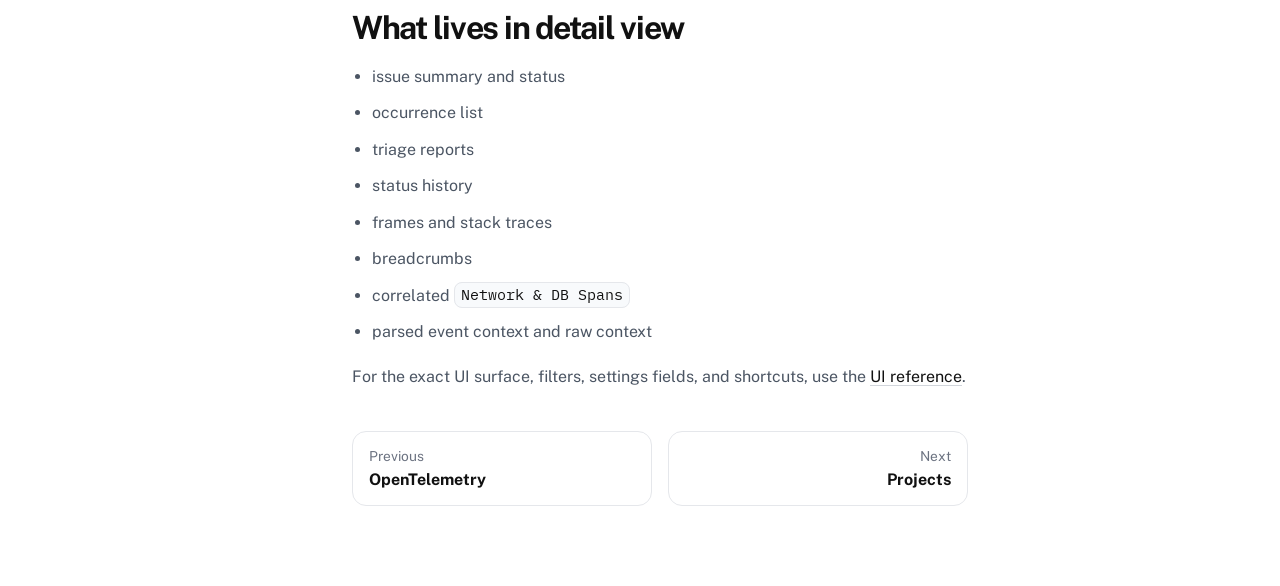
<file: docs/ui/index.html>
<!doctype html><html lang=en><head><meta charset=utf-8><meta name=viewport content="width=device-width,initial-scale=1"><title>UI · Sentinel Docs</title><meta name=description content="Overview of the local Sentinel UI: issues, traces, settings, detail pages, and keyboard-first navigation."><link rel=preconnect href=https://fonts.googleapis.com><link rel=preconnect href=https://fonts.gstatic.com crossorigin><link href="https://fonts.googleapis.com/css2?family=IBM+Plex+Mono:wght@400;500;600&family=Public+Sans:wght@400;500;600;700&display=swap" rel=stylesheet><link rel=stylesheet href=/docs/docs.css></head><body><header class=topbar><div class=topbar-inner><a class=brand href=/docs/><span class=brand-mark aria-hidden=true><svg viewBox="0 0 24 24" fill="none" stroke="currentColor" stroke-width="2" stroke-linecap="round" stroke-linejoin="round"><path d="M21 16V8a2 2 0 00-1-1.73l-7-4a2 2 0 00-2 0l-7 4A2 2 0 003 8v8a2 2 0 001 1.73l7 4a2 2 0 002 0l7-4A2 2 0 0021 16z"/><circle cx="12" cy="12" r="4"/><line x1="12" y1="8" x2="12" y2="4" stroke-opacity=".4"/><line x1="12" y1="20" x2="12" y2="16" stroke-opacity=".4"/><line x1="5.07" y1="16" x2="8.54" y2="14" stroke-opacity=".4"/><line x1="18.93" y1="8" x2="15.46" y2="10" stroke-opacity=".4"/></svg>
</span><span class=brand-copy>sentinel</span>
<span class=brand-docs>docs</span></a><nav class=toplinks aria-label=Primary><a href=/docs/>Documentation</a>
<a href=/docs/install/>Install</a>
<a href=https://github.com/aneesahammed/sentinel-dist>GitHub</a></nav><button class=nav-toggle type=button data-nav-toggle aria-expanded=false aria-controls=docs-sidebar>
Menu</button></div></header><div class=docs-grid><aside class=sidebar id=docs-sidebar data-sidebar><div class=sidebar-inner><nav class=sidebar-nav aria-label=Documentation><a class=sidebar-link href=/docs/><span>Overview</span>
</a><a class=sidebar-link href=/docs/install/><span>Install</span>
</a><a class=sidebar-link href=/docs/quickstart/><span>Quick Start</span>
</a><a class=sidebar-link href=/docs/docker/><span>Docker</span>
</a><a class=sidebar-link href=/docs/dev/><span>Dev</span>
</a><a class=sidebar-link href=/docs/commands/><span>Commands</span>
</a><a class=sidebar-link href=/docs/projects/><span>Projects</span>
</a><a class="sidebar-link active" href=/docs/ui/><span>UI</span>
</a><a class=sidebar-link href=/docs/otel/><span>OpenTelemetry</span>
</a><a class=sidebar-link href=/docs/troubleshooting/><span>Troubleshooting</span>
</a><a class=sidebar-link href=/docs/reference/><span>Reference</span></a></nav></div></aside><main class=content-shell><article class=doc><header class=doc-header><nav class=breadcrumbs aria-label=Breadcrumb><a href=/docs/>Documentation</a>
<span>/</span>
<a href=/docs/>Sentinel Documentation</a>
<span>/</span>
<span>UI</span></nav><p class=eyebrow>Local UI</p><h1>UI</h1><p class=lede>Overview of the local Sentinel UI: issues, traces, settings, detail pages, and keyboard-first navigation.</p></header><div class="doc-content prose"><h2 id=start-the-ui>Start the UI</h2><div class=highlight><pre tabindex=0 class=chroma><code class=language-bash data-lang=bash><span class=line><span class=cl>sentinel ui
</span></span></code></pre></div><p>The UI runs locally and reads from the same SQLite-backed Sentinel data on your machine.</p><h2 id=main-views>Main views</h2><ul><li><code>Issues</code>
The default view for grouped fingerprints and their recent activity.</li><li><code>Traces</code>
A performance-oriented feed for HTTP, gRPC, and DB spans.</li><li><code>Settings</code>
Local persisted defaults for LLM and triage behavior.</li><li><code>Detail</code>
Drill into one issue, its occurrences, triage reports, frames, breadcrumbs, spans, and context.</li></ul><h2 id=what-you-can-do-in-the-ui>What you can do in the UI</h2><ul><li>filter issues by project, time window, severity, status, and query</li><li>open an issue and inspect individual occurrences</li><li>move issues between <code>new</code>, <code>investigating</code>, <code>resolved</code>, and <code>suppressed</code></li><li>reopen a <code>resolved</code>, <code>suppressed</code>, or <code>regressed</code> issue back to <code>new</code></li><li>inspect correlated network and DB spans on event detail pages</li><li>browse traces by protocol, service, status class, and free-text query</li><li>save local settings such as base URL, model, offline mode, and dedupe window</li><li>use keyboard shortcuts and the command palette for fast navigation</li></ul><h2 id=keyboard-first-navigation>Keyboard-first navigation</h2><ul><li><code>Ctrl+K</code> or <code>Cmd+K</code> opens the command palette</li><li><code>?</code> opens shortcut help</li><li><code>/</code> focuses search for the current view</li><li><code>g i</code>, <code>g t</code>, <code>g s</code> jump to Issues, Traces, and Settings</li><li><code>j</code> and <code>k</code> move between rows</li><li><code>Esc</code> or <code>b</code> returns to the index view</li></ul><h2 id=what-lives-in-detail-view>What lives in detail view</h2><ul><li>issue summary and status</li><li>occurrence list</li><li>triage reports</li><li>status history</li><li>frames and stack traces</li><li>breadcrumbs</li><li>correlated <code>Network & DB Spans</code></li><li>parsed event context and raw context</li></ul><p>For the exact UI surface, filters, settings fields, and shortcuts, use the <a href=/docs/reference/ui/>UI reference</a>.</p></div><nav class=doc-pager aria-label="Page navigation"><a class=pager-card href=/docs/otel/><span>Previous</span>
<strong>OpenTelemetry</strong>
</a><a class="pager-card pager-next" href=/docs/projects/><span>Next</span>
<strong>Projects</strong></a></nav></article></main><aside class=page-toc><div class=page-toc-inner><p class=toc-title>On This Page</p><nav id=TableOfContents><ul><li><a href=#start-the-ui>Start the UI</a></li><li><a href=#main-views>Main views</a></li><li><a href=#what-you-can-do-in-the-ui>What you can do in the UI</a></li><li><a href=#keyboard-first-navigation>Keyboard-first navigation</a></li><li><a href=#what-lives-in-detail-view>What lives in detail view</a></li></ul></nav></div></aside></div><script src=/docs/docs.js defer></script></body></html>
</file>
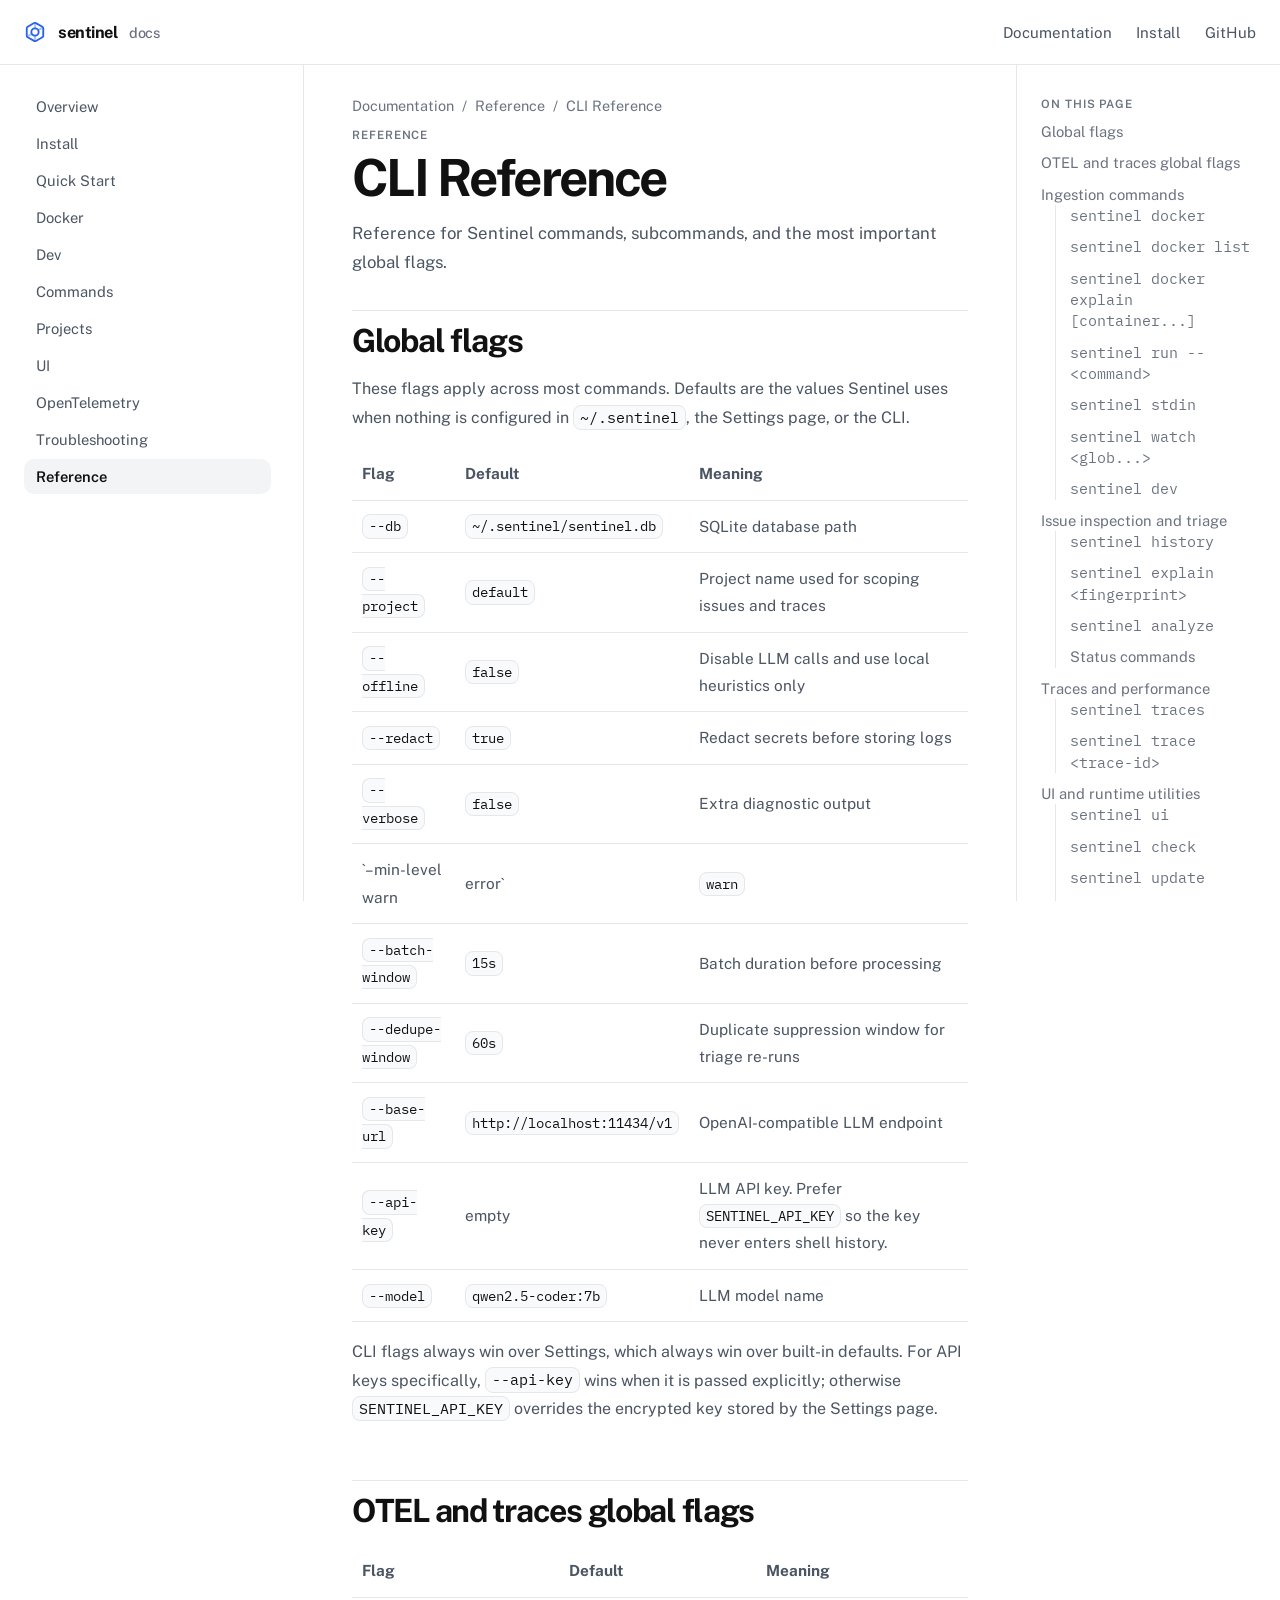
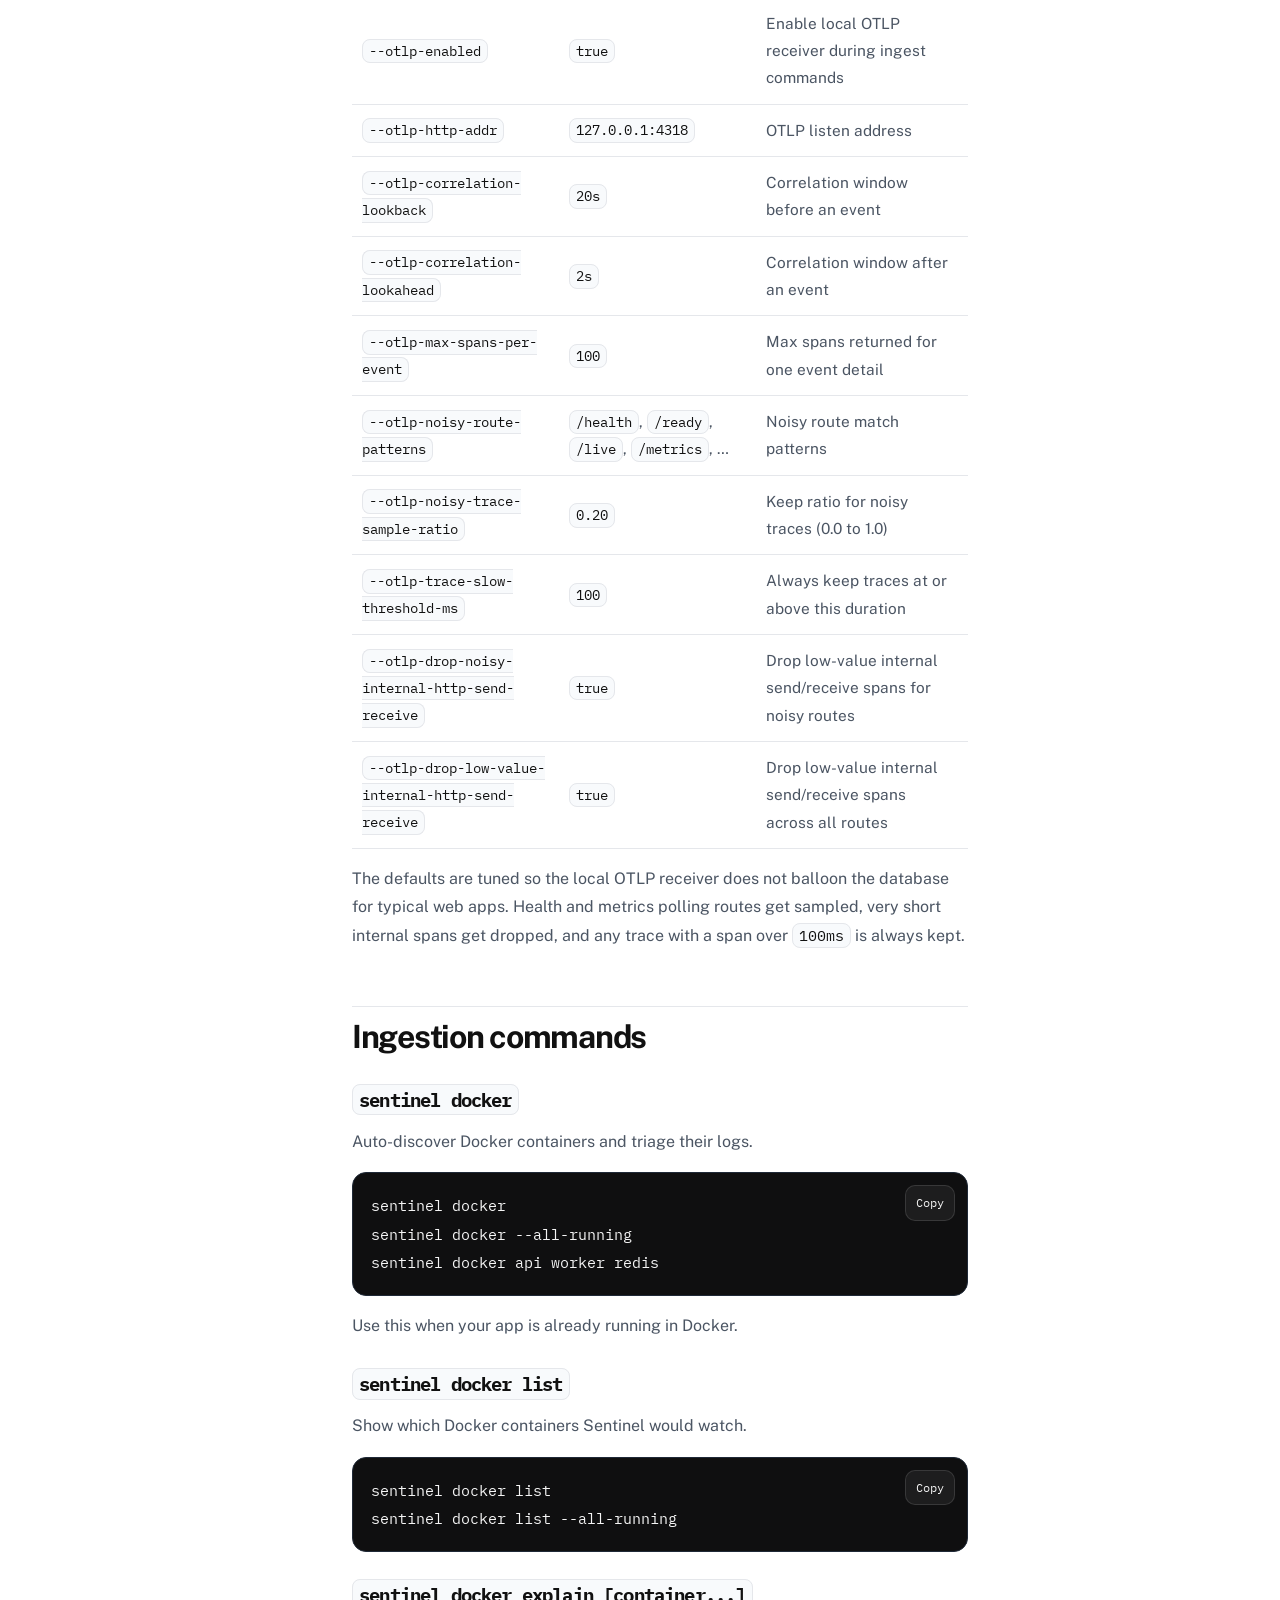
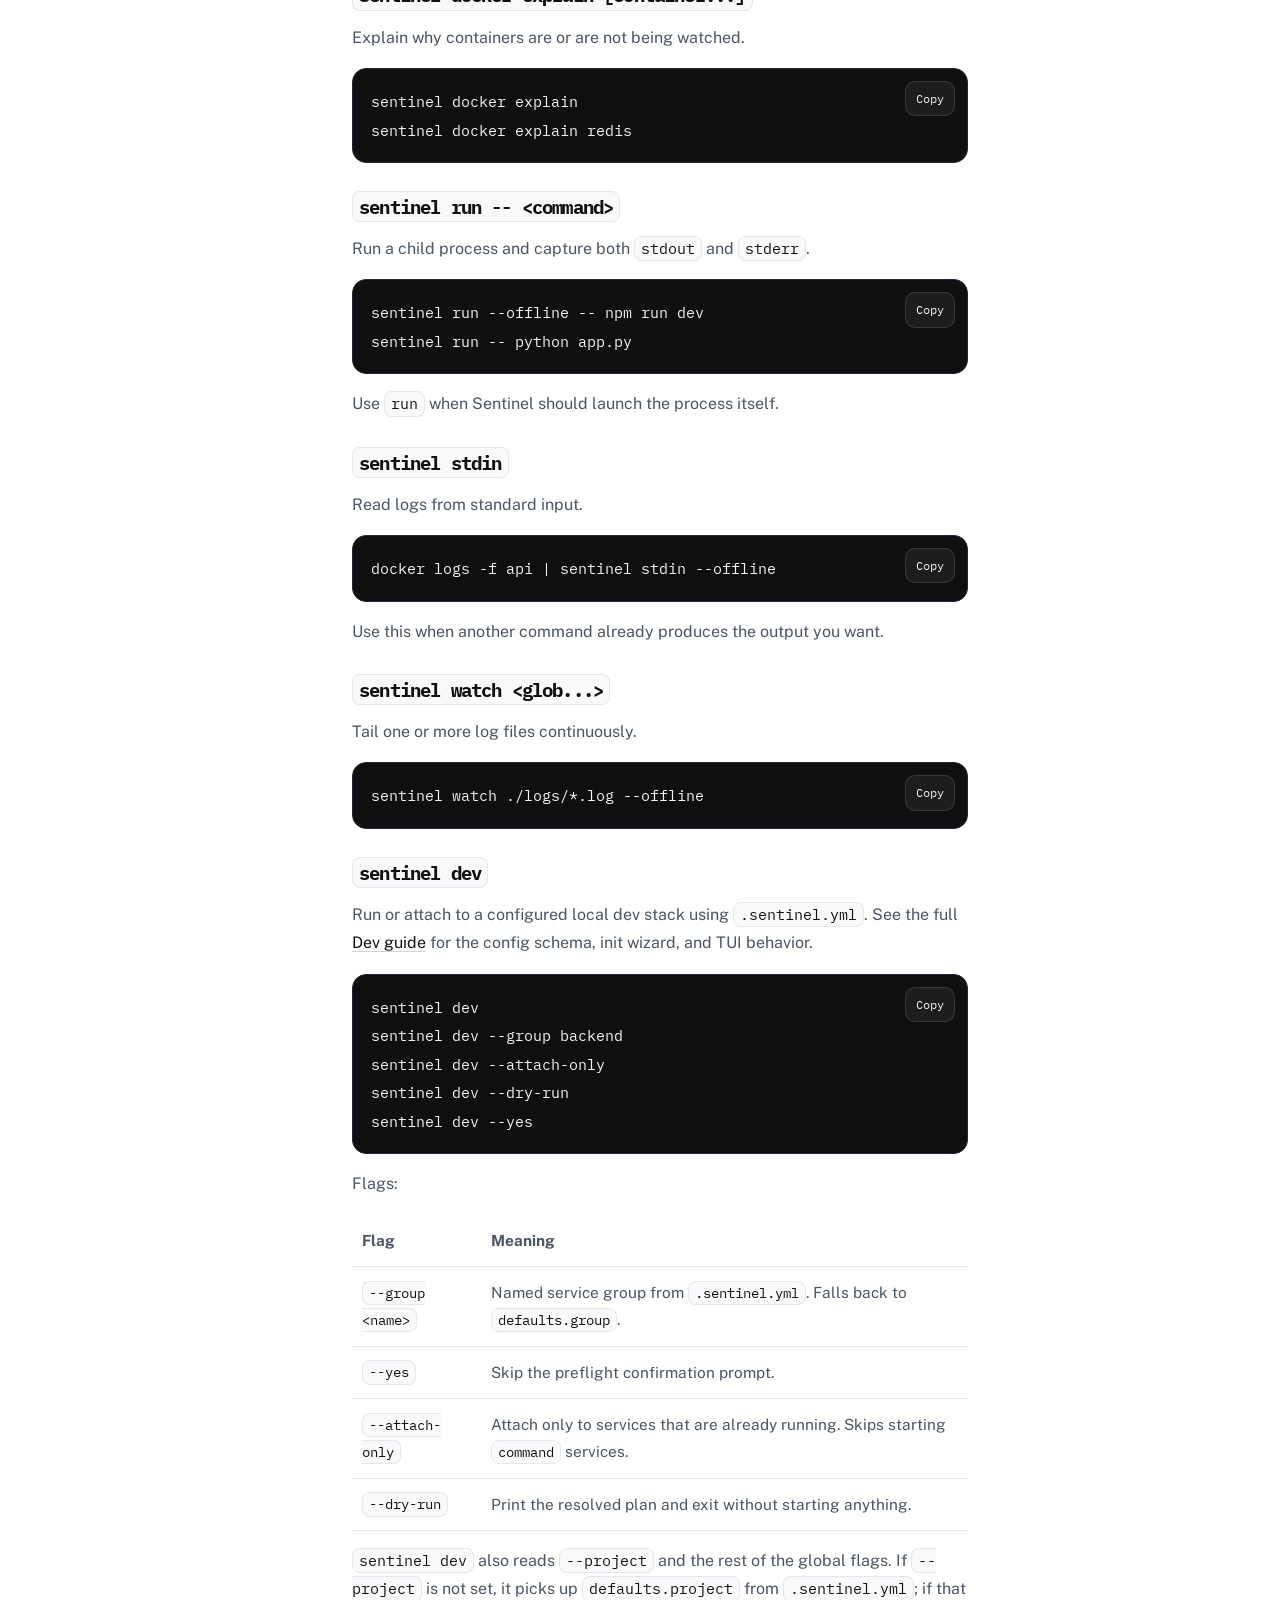
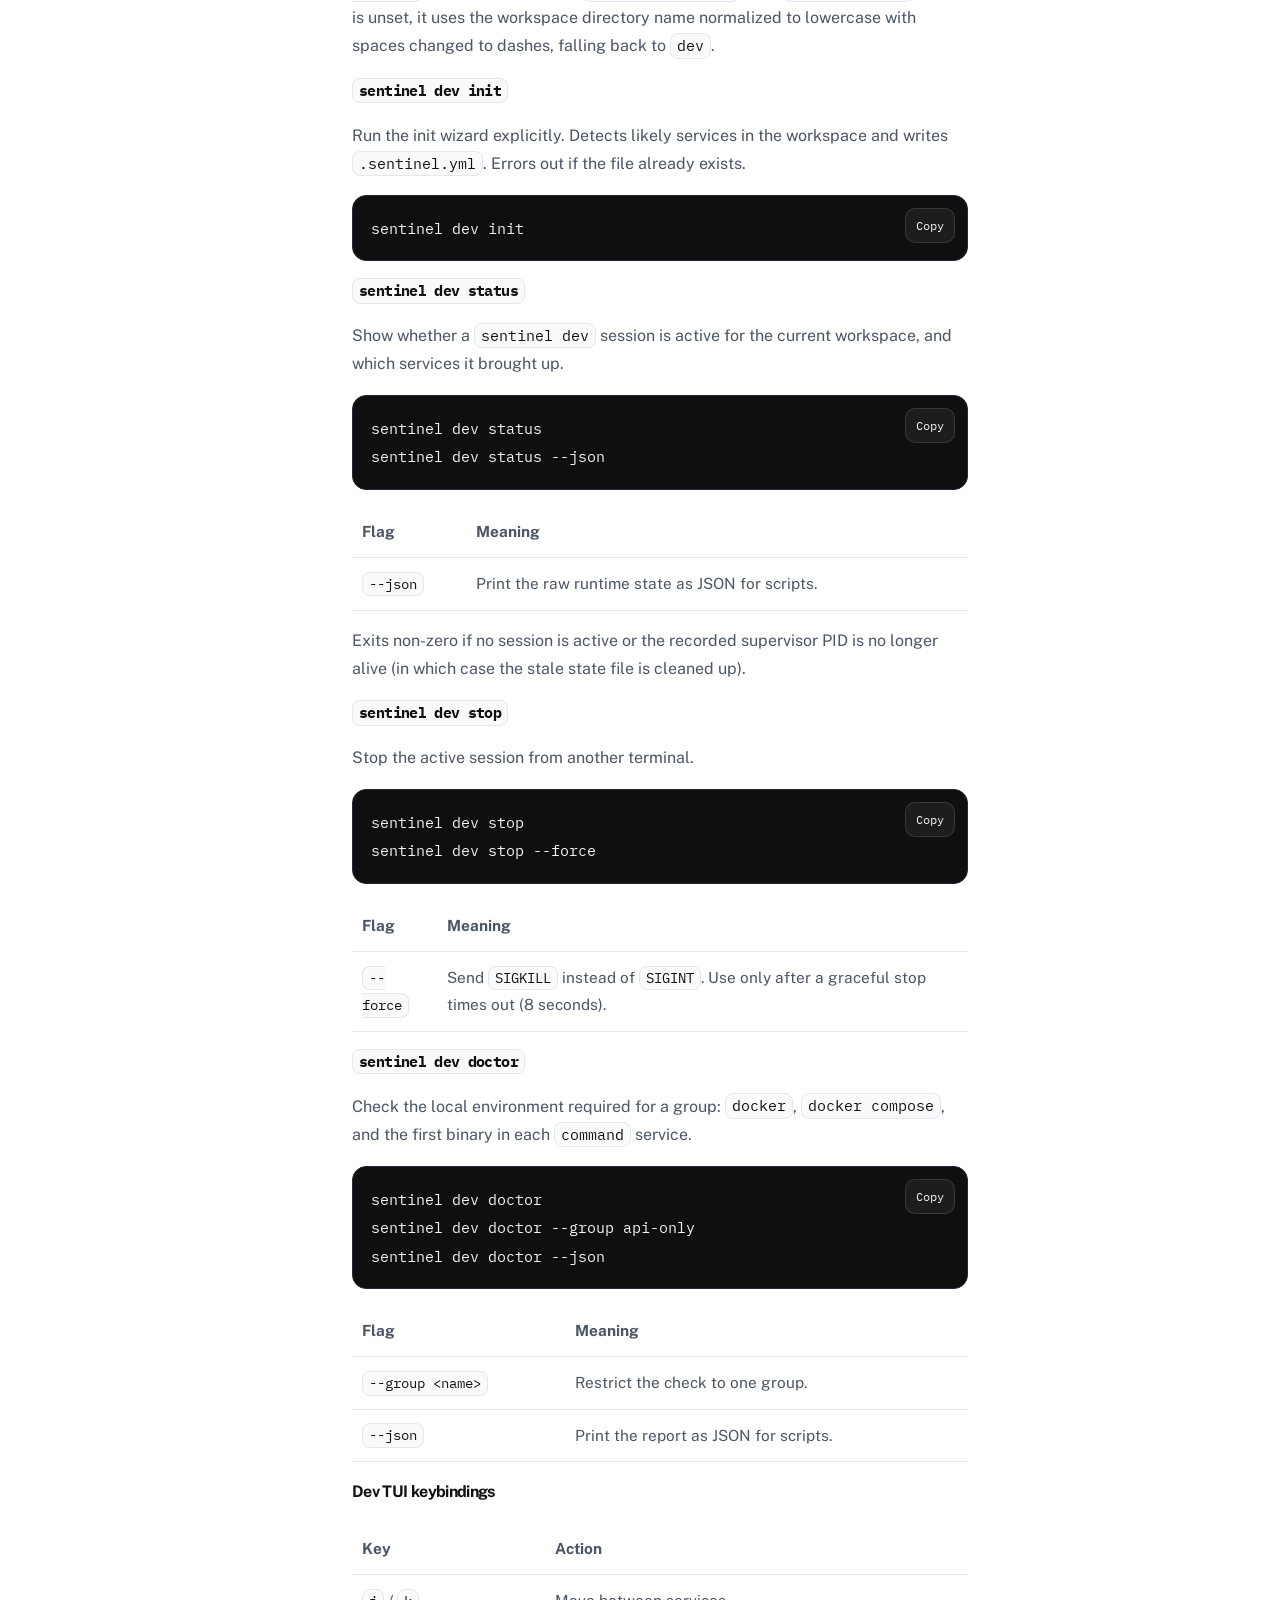
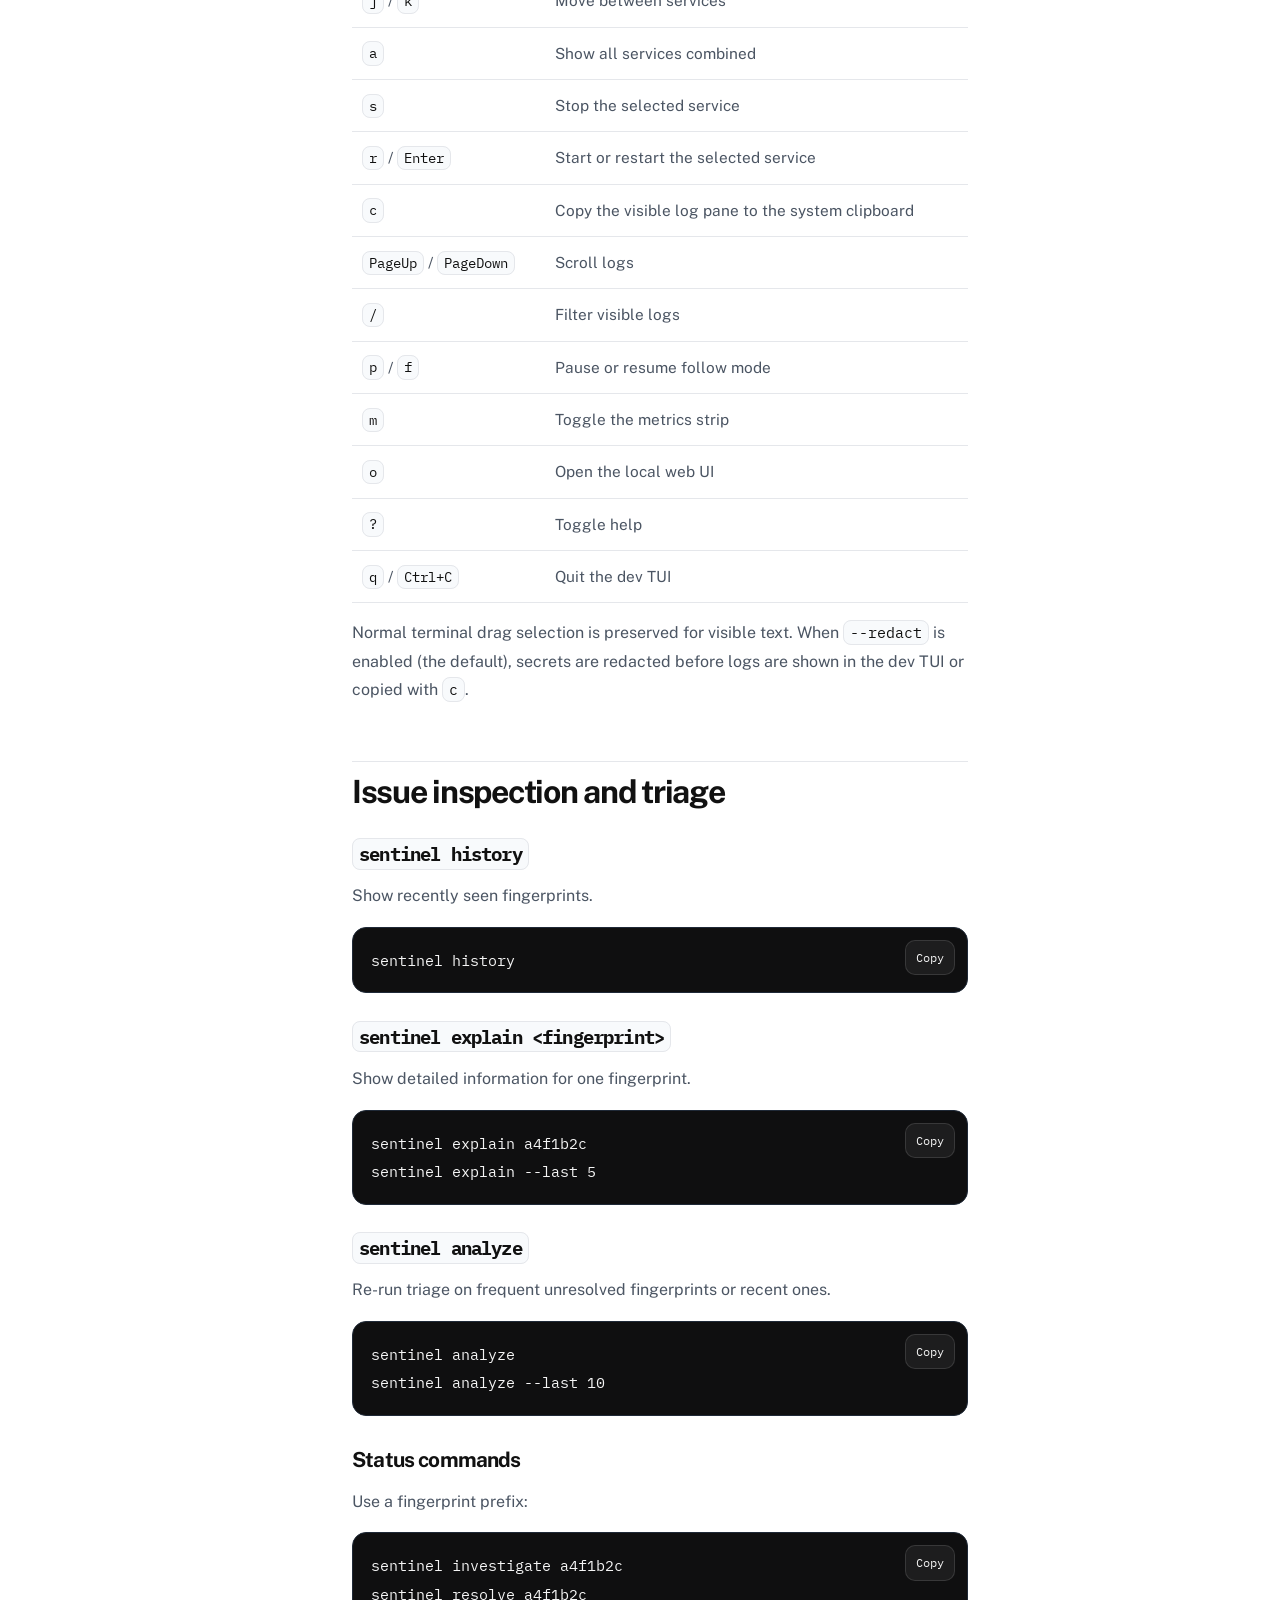
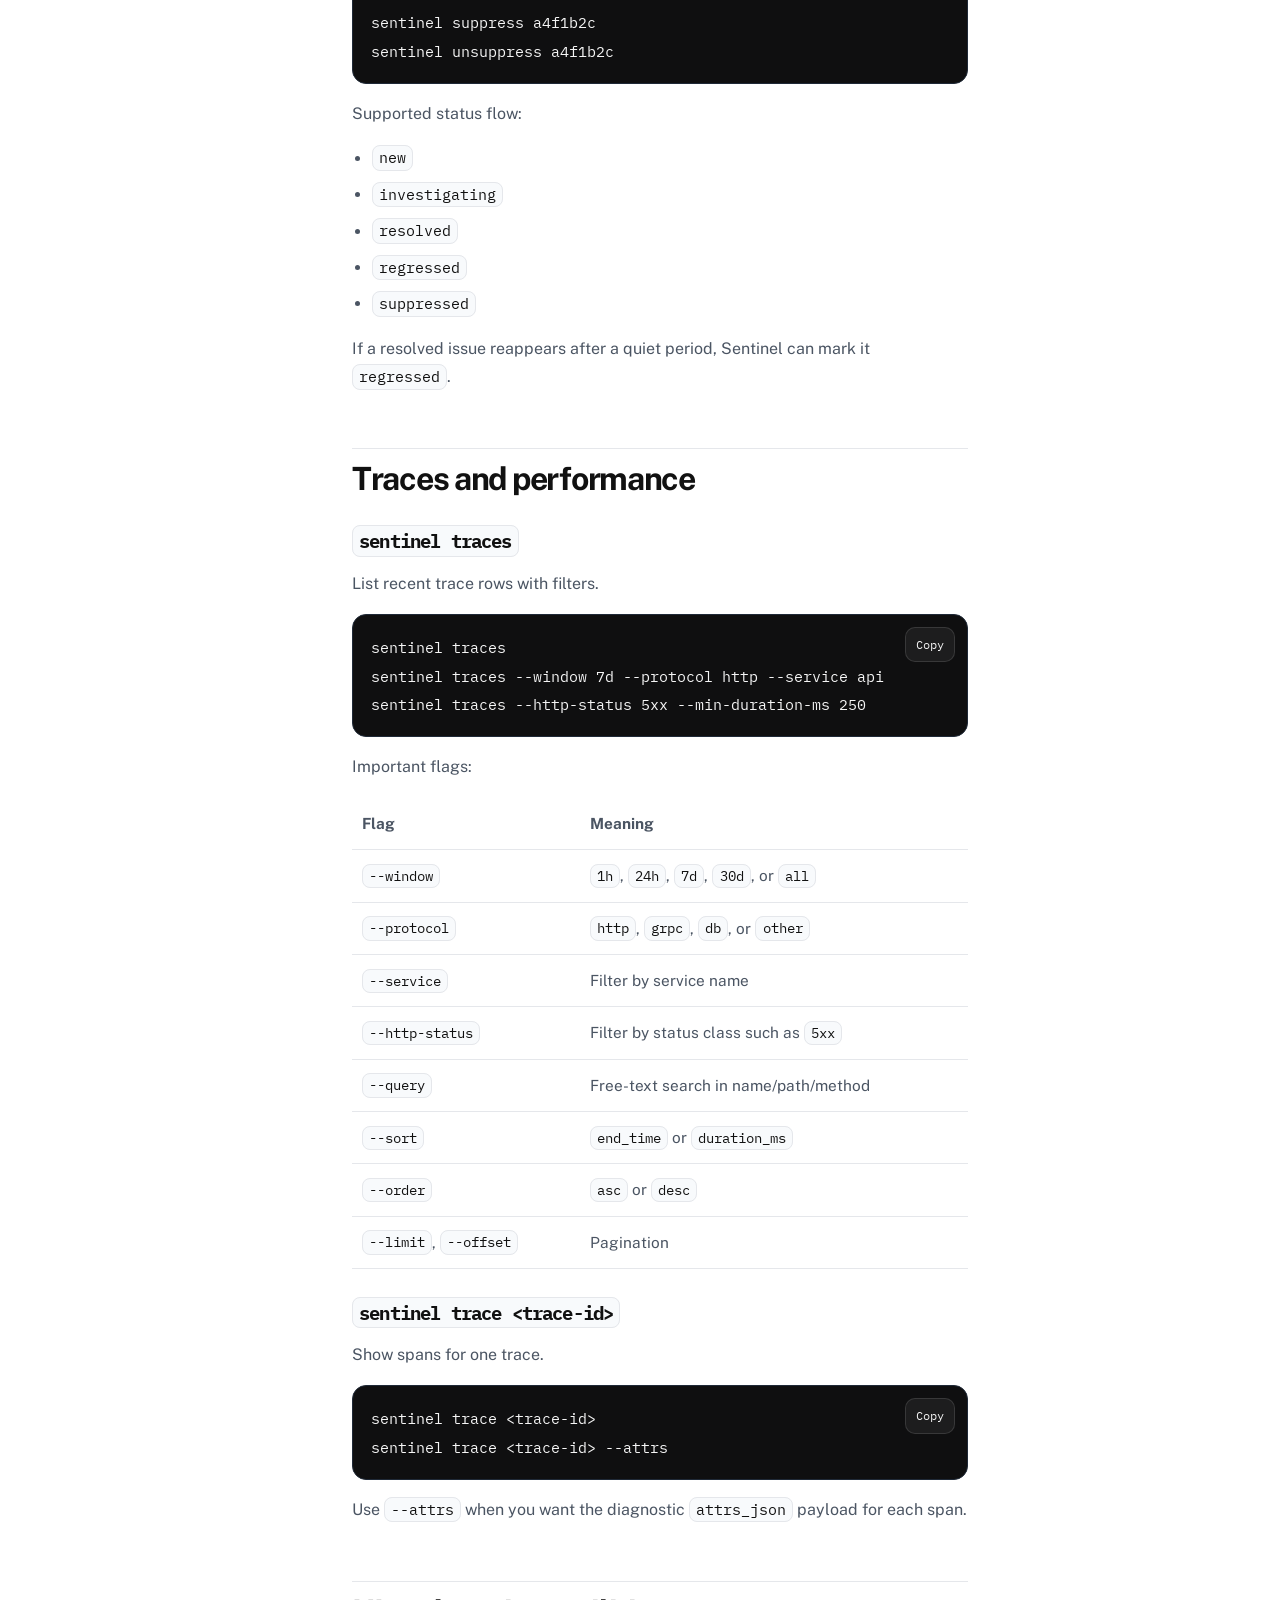
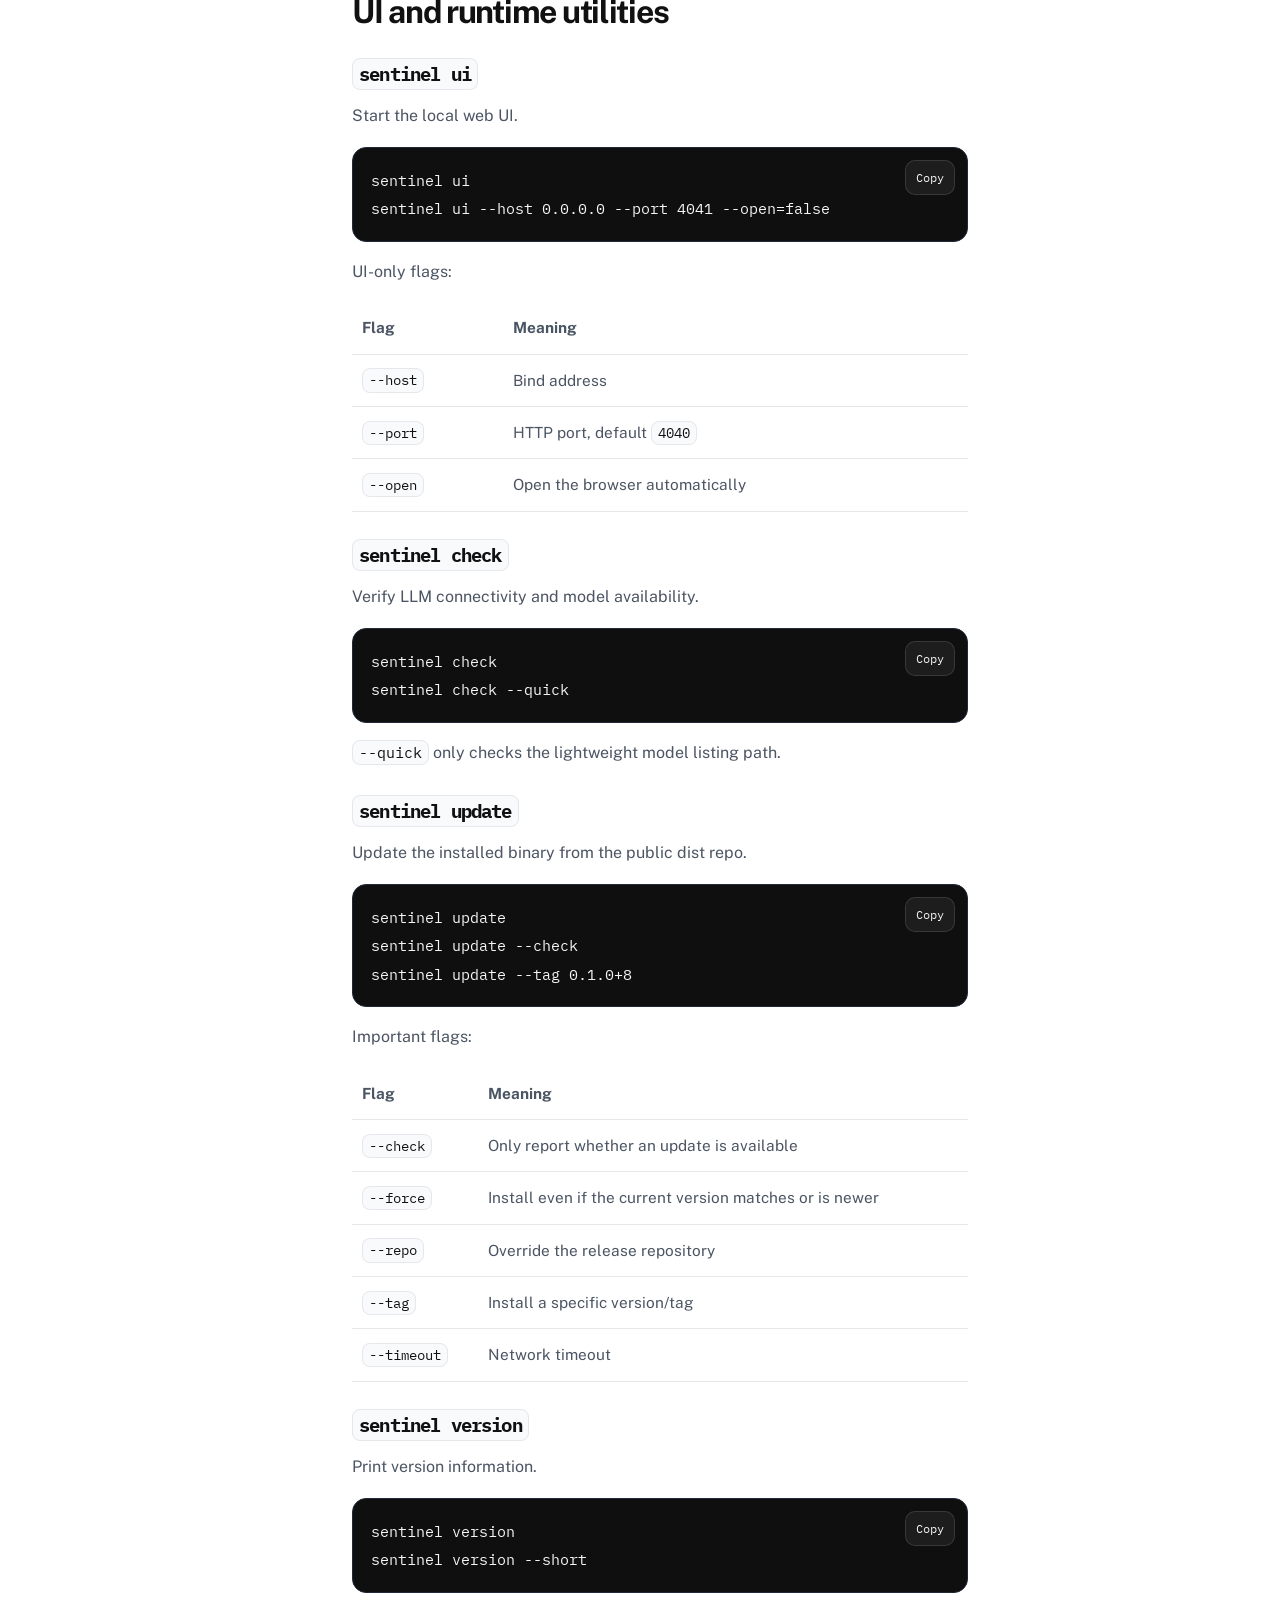
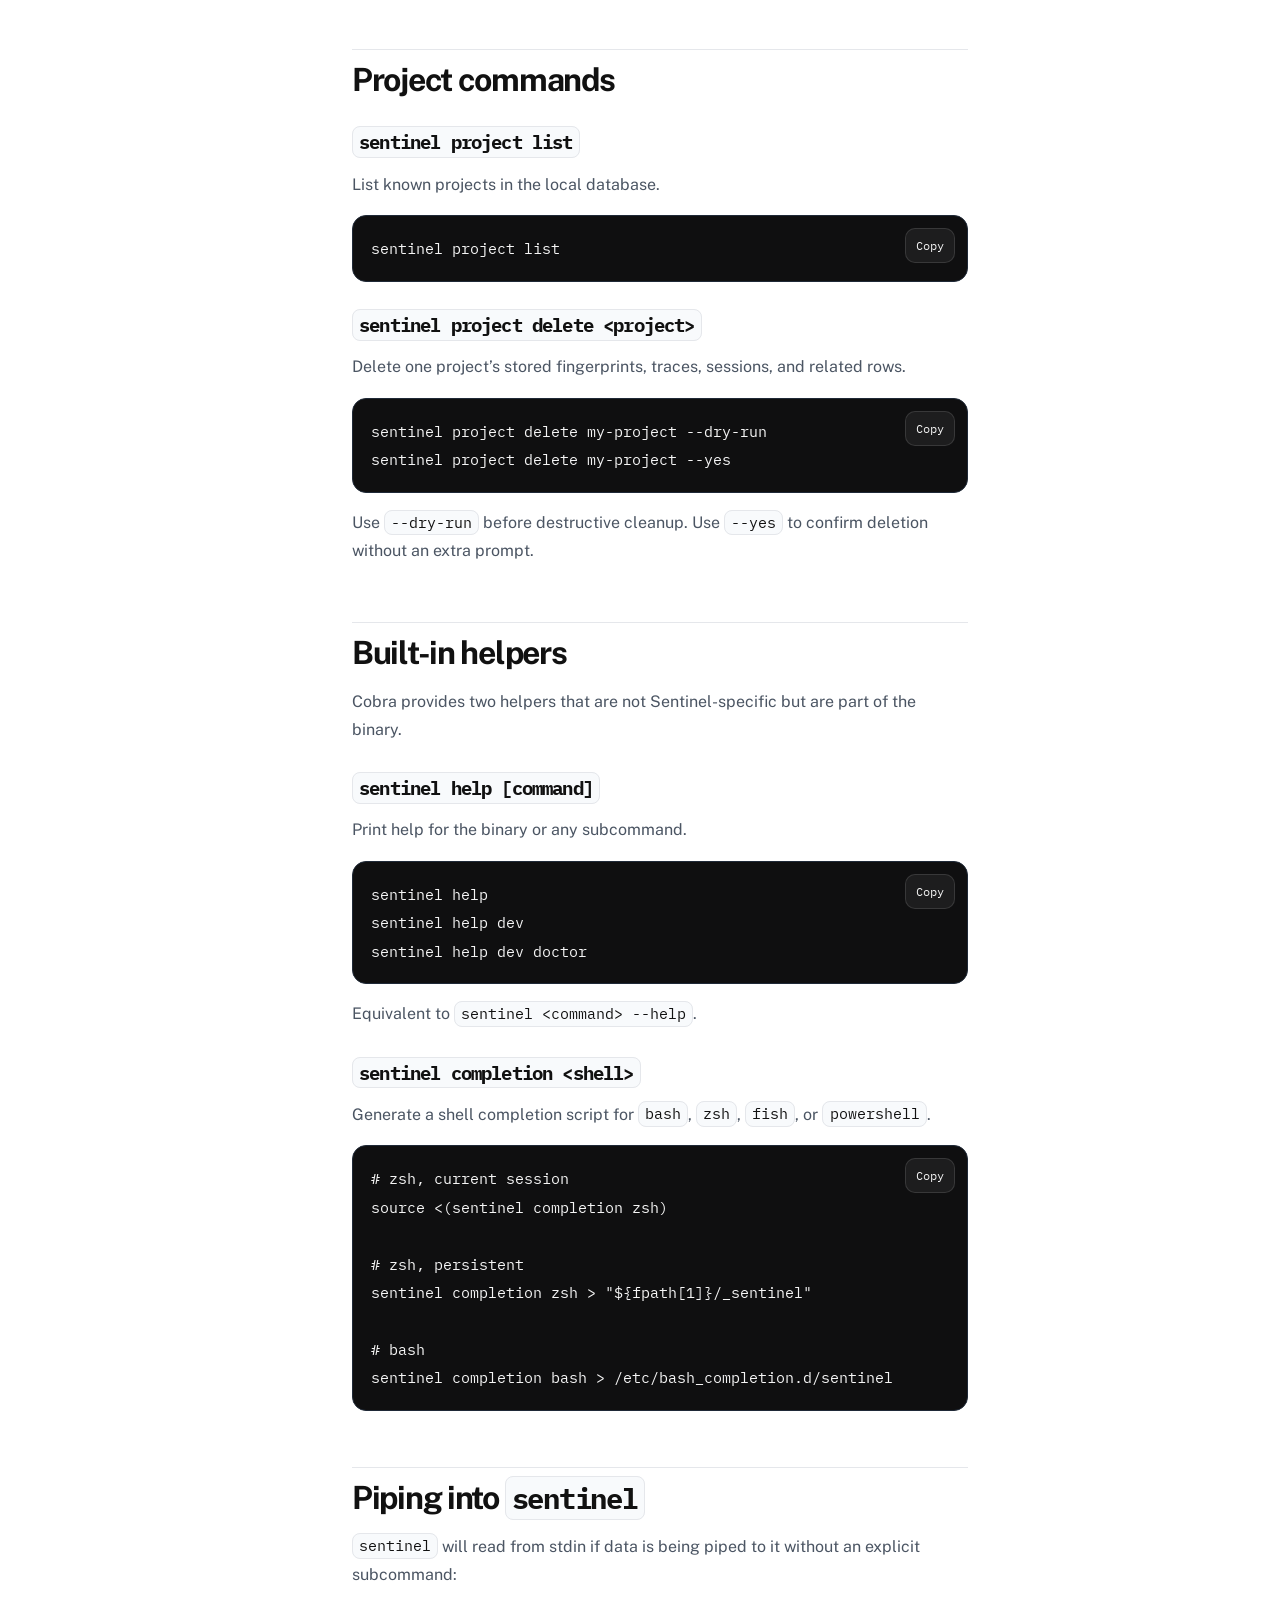
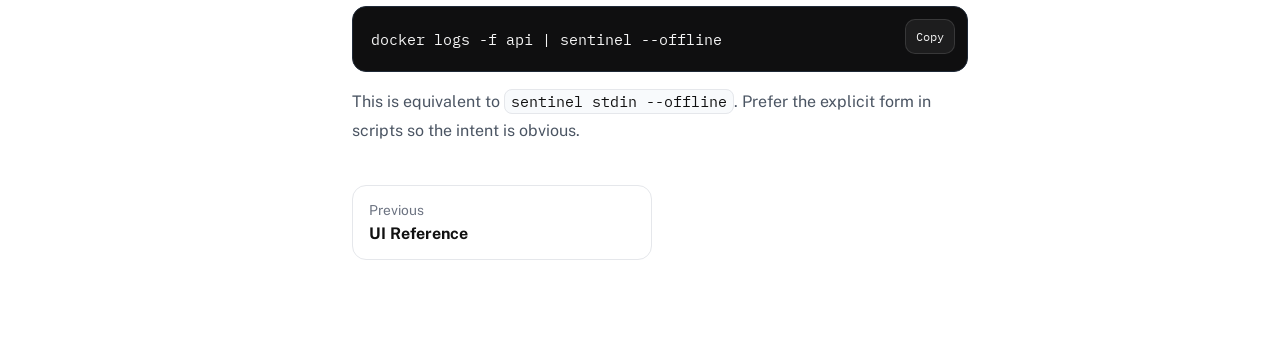
<file: docs/reference/cli/index.html>
<!doctype html><html lang=en><head><meta charset=utf-8><meta name=viewport content="width=device-width,initial-scale=1"><title>CLI Reference · Sentinel Docs</title><meta name=description content="Reference for Sentinel commands, subcommands, and the most important global flags."><link rel=preconnect href=https://fonts.googleapis.com><link rel=preconnect href=https://fonts.gstatic.com crossorigin><link href="https://fonts.googleapis.com/css2?family=IBM+Plex+Mono:wght@400;500;600&family=Public+Sans:wght@400;500;600;700&display=swap" rel=stylesheet><link rel=stylesheet href=/docs/docs.css></head><body><header class=topbar><div class=topbar-inner><a class=brand href=/docs/><span class=brand-mark aria-hidden=true><svg viewBox="0 0 24 24" fill="none" stroke="currentColor" stroke-width="2" stroke-linecap="round" stroke-linejoin="round"><path d="M21 16V8a2 2 0 00-1-1.73l-7-4a2 2 0 00-2 0l-7 4A2 2 0 003 8v8a2 2 0 001 1.73l7 4a2 2 0 002 0l7-4A2 2 0 0021 16z"/><circle cx="12" cy="12" r="4"/><line x1="12" y1="8" x2="12" y2="4" stroke-opacity=".4"/><line x1="12" y1="20" x2="12" y2="16" stroke-opacity=".4"/><line x1="5.07" y1="16" x2="8.54" y2="14" stroke-opacity=".4"/><line x1="18.93" y1="8" x2="15.46" y2="10" stroke-opacity=".4"/></svg>
</span><span class=brand-copy>sentinel</span>
<span class=brand-docs>docs</span></a><nav class=toplinks aria-label=Primary><a href=/docs/>Documentation</a>
<a href=/docs/install/>Install</a>
<a href=https://github.com/aneesahammed/sentinel-dist>GitHub</a></nav><button class=nav-toggle type=button data-nav-toggle aria-expanded=false aria-controls=docs-sidebar>
Menu</button></div></header><div class=docs-grid><aside class=sidebar id=docs-sidebar data-sidebar><div class=sidebar-inner><nav class=sidebar-nav aria-label=Documentation><a class=sidebar-link href=/docs/><span>Overview</span>
</a><a class=sidebar-link href=/docs/install/><span>Install</span>
</a><a class=sidebar-link href=/docs/quickstart/><span>Quick Start</span>
</a><a class=sidebar-link href=/docs/docker/><span>Docker</span>
</a><a class=sidebar-link href=/docs/dev/><span>Dev</span>
</a><a class=sidebar-link href=/docs/commands/><span>Commands</span>
</a><a class=sidebar-link href=/docs/projects/><span>Projects</span>
</a><a class=sidebar-link href=/docs/ui/><span>UI</span>
</a><a class=sidebar-link href=/docs/otel/><span>OpenTelemetry</span>
</a><a class=sidebar-link href=/docs/troubleshooting/><span>Troubleshooting</span>
</a><a class="sidebar-link active" href=/docs/reference/><span>Reference</span></a></nav></div></aside><main class=content-shell><article class=doc><header class=doc-header><nav class=breadcrumbs aria-label=Breadcrumb><a href=/docs/>Documentation</a>
<span>/</span>
<a href=/docs/reference/>Reference</a>
<span>/</span>
<span>CLI Reference</span></nav><p class=eyebrow>Reference</p><h1>CLI Reference</h1><p class=lede>Reference for Sentinel commands, subcommands, and the most important global flags.</p></header><div class="doc-content prose"><h2 id=global-flags>Global flags</h2><p>These flags apply across most commands. Defaults are the values Sentinel uses when nothing is configured in <code>~/.sentinel</code>, the Settings page, or the CLI.</p><table><thead><tr><th>Flag</th><th>Default</th><th>Meaning</th></tr></thead><tbody><tr><td><code>--db</code></td><td><code>~/.sentinel/sentinel.db</code></td><td>SQLite database path</td></tr><tr><td><code>--project</code></td><td><code>default</code></td><td>Project name used for scoping issues and traces</td></tr><tr><td><code>--offline</code></td><td><code>false</code></td><td>Disable LLM calls and use local heuristics only</td></tr><tr><td><code>--redact</code></td><td><code>true</code></td><td>Redact secrets before storing logs</td></tr><tr><td><code>--verbose</code></td><td><code>false</code></td><td>Extra diagnostic output</td></tr><tr><td>`&ndash;min-level warn</td><td>error`</td><td><code>warn</code></td></tr><tr><td><code>--batch-window</code></td><td><code>15s</code></td><td>Batch duration before processing</td></tr><tr><td><code>--dedupe-window</code></td><td><code>60s</code></td><td>Duplicate suppression window for triage re-runs</td></tr><tr><td><code>--base-url</code></td><td><code>http://localhost:11434/v1</code></td><td>OpenAI-compatible LLM endpoint</td></tr><tr><td><code>--api-key</code></td><td>empty</td><td>LLM API key. Prefer <code>SENTINEL_API_KEY</code> so the key never enters shell history.</td></tr><tr><td><code>--model</code></td><td><code>qwen2.5-coder:7b</code></td><td>LLM model name</td></tr></tbody></table><p>CLI flags always win over Settings, which always win over built-in defaults. For API keys specifically, <code>--api-key</code> wins when it is passed explicitly; otherwise <code>SENTINEL_API_KEY</code> overrides the encrypted key stored by the Settings page.</p><h2 id=otel-and-traces-global-flags>OTEL and traces global flags</h2><table><thead><tr><th>Flag</th><th>Default</th><th>Meaning</th></tr></thead><tbody><tr><td><code>--otlp-enabled</code></td><td><code>true</code></td><td>Enable local OTLP receiver during ingest commands</td></tr><tr><td><code>--otlp-http-addr</code></td><td><code>127.0.0.1:4318</code></td><td>OTLP listen address</td></tr><tr><td><code>--otlp-correlation-lookback</code></td><td><code>20s</code></td><td>Correlation window before an event</td></tr><tr><td><code>--otlp-correlation-lookahead</code></td><td><code>2s</code></td><td>Correlation window after an event</td></tr><tr><td><code>--otlp-max-spans-per-event</code></td><td><code>100</code></td><td>Max spans returned for one event detail</td></tr><tr><td><code>--otlp-noisy-route-patterns</code></td><td><code>/health</code>, <code>/ready</code>, <code>/live</code>, <code>/metrics</code>, &mldr;</td><td>Noisy route match patterns</td></tr><tr><td><code>--otlp-noisy-trace-sample-ratio</code></td><td><code>0.20</code></td><td>Keep ratio for noisy traces (0.0 to 1.0)</td></tr><tr><td><code>--otlp-trace-slow-threshold-ms</code></td><td><code>100</code></td><td>Always keep traces at or above this duration</td></tr><tr><td><code>--otlp-drop-noisy-internal-http-send-receive</code></td><td><code>true</code></td><td>Drop low-value internal send/receive spans for noisy routes</td></tr><tr><td><code>--otlp-drop-low-value-internal-http-send-receive</code></td><td><code>true</code></td><td>Drop low-value internal send/receive spans across all routes</td></tr></tbody></table><p>The defaults are tuned so the local OTLP receiver does not balloon the database for typical web apps. Health and metrics polling routes get sampled, very short internal spans get dropped, and any trace with a span over <code>100ms</code> is always kept.</p><h2 id=ingestion-commands>Ingestion commands</h2><h3 id=sentinel-docker><code>sentinel docker</code></h3><p>Auto-discover Docker containers and triage their logs.</p><div class=highlight><pre tabindex=0 class=chroma><code class=language-bash data-lang=bash><span class=line><span class=cl>sentinel docker
</span></span><span class=line><span class=cl>sentinel docker --all-running
</span></span><span class=line><span class=cl>sentinel docker api worker redis
</span></span></code></pre></div><p>Use this when your app is already running in Docker.</p><h3 id=sentinel-docker-list><code>sentinel docker list</code></h3><p>Show which Docker containers Sentinel would watch.</p><div class=highlight><pre tabindex=0 class=chroma><code class=language-bash data-lang=bash><span class=line><span class=cl>sentinel docker list
</span></span><span class=line><span class=cl>sentinel docker list --all-running
</span></span></code></pre></div><h3 id=sentinel-docker-explain-container><code>sentinel docker explain [container...]</code></h3><p>Explain why containers are or are not being watched.</p><div class=highlight><pre tabindex=0 class=chroma><code class=language-bash data-lang=bash><span class=line><span class=cl>sentinel docker explain
</span></span><span class=line><span class=cl>sentinel docker explain redis
</span></span></code></pre></div><h3 id=sentinel-run----command><code>sentinel run -- &lt;command></code></h3><p>Run a child process and capture both <code>stdout</code> and <code>stderr</code>.</p><div class=highlight><pre tabindex=0 class=chroma><code class=language-bash data-lang=bash><span class=line><span class=cl>sentinel run --offline -- npm run dev
</span></span><span class=line><span class=cl>sentinel run -- python app.py
</span></span></code></pre></div><p>Use <code>run</code> when Sentinel should launch the process itself.</p><h3 id=sentinel-stdin><code>sentinel stdin</code></h3><p>Read logs from standard input.</p><div class=highlight><pre tabindex=0 class=chroma><code class=language-bash data-lang=bash><span class=line><span class=cl>docker logs -f api <span class=p>|</span> sentinel stdin --offline
</span></span></code></pre></div><p>Use this when another command already produces the output you want.</p><h3 id=sentinel-watch-glob><code>sentinel watch &lt;glob...></code></h3><p>Tail one or more log files continuously.</p><div class=highlight><pre tabindex=0 class=chroma><code class=language-bash data-lang=bash><span class=line><span class=cl>sentinel watch ./logs/*.log --offline
</span></span></code></pre></div><h3 id=sentinel-dev><code>sentinel dev</code></h3><p>Run or attach to a configured local dev stack using <code>.sentinel.yml</code>. See the full <a href=/docs/dev/>Dev guide</a> for the config schema, init wizard, and TUI behavior.</p><div class=highlight><pre tabindex=0 class=chroma><code class=language-bash data-lang=bash><span class=line><span class=cl>sentinel dev
</span></span><span class=line><span class=cl>sentinel dev --group backend
</span></span><span class=line><span class=cl>sentinel dev --attach-only
</span></span><span class=line><span class=cl>sentinel dev --dry-run
</span></span><span class=line><span class=cl>sentinel dev --yes
</span></span></code></pre></div><p>Flags:</p><table><thead><tr><th>Flag</th><th>Meaning</th></tr></thead><tbody><tr><td><code>--group &lt;name></code></td><td>Named service group from <code>.sentinel.yml</code>. Falls back to <code>defaults.group</code>.</td></tr><tr><td><code>--yes</code></td><td>Skip the preflight confirmation prompt.</td></tr><tr><td><code>--attach-only</code></td><td>Attach only to services that are already running. Skips starting <code>command</code> services.</td></tr><tr><td><code>--dry-run</code></td><td>Print the resolved plan and exit without starting anything.</td></tr></tbody></table><p><code>sentinel dev</code> also reads <code>--project</code> and the rest of the global flags. If <code>--project</code> is not set, it picks up <code>defaults.project</code> from <code>.sentinel.yml</code>; if that is unset, it uses the workspace directory name normalized to lowercase with spaces changed to dashes, falling back to <code>dev</code>.</p><h4 id=sentinel-dev-init><code>sentinel dev init</code></h4><p>Run the init wizard explicitly. Detects likely services in the workspace and writes <code>.sentinel.yml</code>. Errors out if the file already exists.</p><div class=highlight><pre tabindex=0 class=chroma><code class=language-bash data-lang=bash><span class=line><span class=cl>sentinel dev init
</span></span></code></pre></div><h4 id=sentinel-dev-status><code>sentinel dev status</code></h4><p>Show whether a <code>sentinel dev</code> session is active for the current workspace, and which services it brought up.</p><div class=highlight><pre tabindex=0 class=chroma><code class=language-bash data-lang=bash><span class=line><span class=cl>sentinel dev status
</span></span><span class=line><span class=cl>sentinel dev status --json
</span></span></code></pre></div><table><thead><tr><th>Flag</th><th>Meaning</th></tr></thead><tbody><tr><td><code>--json</code></td><td>Print the raw runtime state as JSON for scripts.</td></tr></tbody></table><p>Exits non-zero if no session is active or the recorded supervisor PID is no longer alive (in which case the stale state file is cleaned up).</p><h4 id=sentinel-dev-stop><code>sentinel dev stop</code></h4><p>Stop the active session from another terminal.</p><div class=highlight><pre tabindex=0 class=chroma><code class=language-bash data-lang=bash><span class=line><span class=cl>sentinel dev stop
</span></span><span class=line><span class=cl>sentinel dev stop --force
</span></span></code></pre></div><table><thead><tr><th>Flag</th><th>Meaning</th></tr></thead><tbody><tr><td><code>--force</code></td><td>Send <code>SIGKILL</code> instead of <code>SIGINT</code>. Use only after a graceful stop times out (8 seconds).</td></tr></tbody></table><h4 id=sentinel-dev-doctor><code>sentinel dev doctor</code></h4><p>Check the local environment required for a group: <code>docker</code>, <code>docker compose</code>, and the first binary in each <code>command</code> service.</p><div class=highlight><pre tabindex=0 class=chroma><code class=language-bash data-lang=bash><span class=line><span class=cl>sentinel dev doctor
</span></span><span class=line><span class=cl>sentinel dev doctor --group api-only
</span></span><span class=line><span class=cl>sentinel dev doctor --json
</span></span></code></pre></div><table><thead><tr><th>Flag</th><th>Meaning</th></tr></thead><tbody><tr><td><code>--group &lt;name></code></td><td>Restrict the check to one group.</td></tr><tr><td><code>--json</code></td><td>Print the report as JSON for scripts.</td></tr></tbody></table><h4 id=dev-tui-keybindings>Dev TUI keybindings</h4><table><thead><tr><th>Key</th><th>Action</th></tr></thead><tbody><tr><td><code>j</code> / <code>k</code></td><td>Move between services</td></tr><tr><td><code>a</code></td><td>Show all services combined</td></tr><tr><td><code>s</code></td><td>Stop the selected service</td></tr><tr><td><code>r</code> / <code>Enter</code></td><td>Start or restart the selected service</td></tr><tr><td><code>c</code></td><td>Copy the visible log pane to the system clipboard</td></tr><tr><td><code>PageUp</code> / <code>PageDown</code></td><td>Scroll logs</td></tr><tr><td><code>/</code></td><td>Filter visible logs</td></tr><tr><td><code>p</code> / <code>f</code></td><td>Pause or resume follow mode</td></tr><tr><td><code>m</code></td><td>Toggle the metrics strip</td></tr><tr><td><code>o</code></td><td>Open the local web UI</td></tr><tr><td><code>?</code></td><td>Toggle help</td></tr><tr><td><code>q</code> / <code>Ctrl+C</code></td><td>Quit the dev TUI</td></tr></tbody></table><p>Normal terminal drag selection is preserved for visible text. When <code>--redact</code> is enabled (the default), secrets are redacted before logs are shown in the dev TUI or copied with <code>c</code>.</p><h2 id=issue-inspection-and-triage>Issue inspection and triage</h2><h3 id=sentinel-history><code>sentinel history</code></h3><p>Show recently seen fingerprints.</p><div class=highlight><pre tabindex=0 class=chroma><code class=language-bash data-lang=bash><span class=line><span class=cl>sentinel <span class=nb>history</span>
</span></span></code></pre></div><h3 id=sentinel-explain-fingerprint><code>sentinel explain &lt;fingerprint></code></h3><p>Show detailed information for one fingerprint.</p><div class=highlight><pre tabindex=0 class=chroma><code class=language-bash data-lang=bash><span class=line><span class=cl>sentinel explain a4f1b2c
</span></span><span class=line><span class=cl>sentinel explain --last <span class=m>5</span>
</span></span></code></pre></div><h3 id=sentinel-analyze><code>sentinel analyze</code></h3><p>Re-run triage on frequent unresolved fingerprints or recent ones.</p><div class=highlight><pre tabindex=0 class=chroma><code class=language-bash data-lang=bash><span class=line><span class=cl>sentinel analyze
</span></span><span class=line><span class=cl>sentinel analyze --last <span class=m>10</span>
</span></span></code></pre></div><h3 id=status-commands>Status commands</h3><p>Use a fingerprint prefix:</p><div class=highlight><pre tabindex=0 class=chroma><code class=language-bash data-lang=bash><span class=line><span class=cl>sentinel investigate a4f1b2c
</span></span><span class=line><span class=cl>sentinel resolve a4f1b2c
</span></span><span class=line><span class=cl>sentinel suppress a4f1b2c
</span></span><span class=line><span class=cl>sentinel unsuppress a4f1b2c
</span></span></code></pre></div><p>Supported status flow:</p><ul><li><code>new</code></li><li><code>investigating</code></li><li><code>resolved</code></li><li><code>regressed</code></li><li><code>suppressed</code></li></ul><p>If a resolved issue reappears after a quiet period, Sentinel can mark it <code>regressed</code>.</p><h2 id=traces-and-performance>Traces and performance</h2><h3 id=sentinel-traces><code>sentinel traces</code></h3><p>List recent trace rows with filters.</p><div class=highlight><pre tabindex=0 class=chroma><code class=language-bash data-lang=bash><span class=line><span class=cl>sentinel traces
</span></span><span class=line><span class=cl>sentinel traces --window 7d --protocol http --service api
</span></span><span class=line><span class=cl>sentinel traces --http-status 5xx --min-duration-ms <span class=m>250</span>
</span></span></code></pre></div><p>Important flags:</p><table><thead><tr><th>Flag</th><th>Meaning</th></tr></thead><tbody><tr><td><code>--window</code></td><td><code>1h</code>, <code>24h</code>, <code>7d</code>, <code>30d</code>, or <code>all</code></td></tr><tr><td><code>--protocol</code></td><td><code>http</code>, <code>grpc</code>, <code>db</code>, or <code>other</code></td></tr><tr><td><code>--service</code></td><td>Filter by service name</td></tr><tr><td><code>--http-status</code></td><td>Filter by status class such as <code>5xx</code></td></tr><tr><td><code>--query</code></td><td>Free-text search in name/path/method</td></tr><tr><td><code>--sort</code></td><td><code>end_time</code> or <code>duration_ms</code></td></tr><tr><td><code>--order</code></td><td><code>asc</code> or <code>desc</code></td></tr><tr><td><code>--limit</code>, <code>--offset</code></td><td>Pagination</td></tr></tbody></table><h3 id=sentinel-trace-trace-id><code>sentinel trace &lt;trace-id></code></h3><p>Show spans for one trace.</p><div class=highlight><pre tabindex=0 class=chroma><code class=language-bash data-lang=bash><span class=line><span class=cl>sentinel trace &lt;trace-id&gt;
</span></span><span class=line><span class=cl>sentinel trace &lt;trace-id&gt; --attrs
</span></span></code></pre></div><p>Use <code>--attrs</code> when you want the diagnostic <code>attrs_json</code> payload for each span.</p><h2 id=ui-and-runtime-utilities>UI and runtime utilities</h2><h3 id=sentinel-ui><code>sentinel ui</code></h3><p>Start the local web UI.</p><div class=highlight><pre tabindex=0 class=chroma><code class=language-bash data-lang=bash><span class=line><span class=cl>sentinel ui
</span></span><span class=line><span class=cl>sentinel ui --host 0.0.0.0 --port <span class=m>4041</span> --open<span class=o>=</span><span class=nb>false</span>
</span></span></code></pre></div><p>UI-only flags:</p><table><thead><tr><th>Flag</th><th>Meaning</th></tr></thead><tbody><tr><td><code>--host</code></td><td>Bind address</td></tr><tr><td><code>--port</code></td><td>HTTP port, default <code>4040</code></td></tr><tr><td><code>--open</code></td><td>Open the browser automatically</td></tr></tbody></table><h3 id=sentinel-check><code>sentinel check</code></h3><p>Verify LLM connectivity and model availability.</p><div class=highlight><pre tabindex=0 class=chroma><code class=language-bash data-lang=bash><span class=line><span class=cl>sentinel check
</span></span><span class=line><span class=cl>sentinel check --quick
</span></span></code></pre></div><p><code>--quick</code> only checks the lightweight model listing path.</p><h3 id=sentinel-update><code>sentinel update</code></h3><p>Update the installed binary from the public dist repo.</p><div class=highlight><pre tabindex=0 class=chroma><code class=language-bash data-lang=bash><span class=line><span class=cl>sentinel update
</span></span><span class=line><span class=cl>sentinel update --check
</span></span><span class=line><span class=cl>sentinel update --tag 0.1.0+8
</span></span></code></pre></div><p>Important flags:</p><table><thead><tr><th>Flag</th><th>Meaning</th></tr></thead><tbody><tr><td><code>--check</code></td><td>Only report whether an update is available</td></tr><tr><td><code>--force</code></td><td>Install even if the current version matches or is newer</td></tr><tr><td><code>--repo</code></td><td>Override the release repository</td></tr><tr><td><code>--tag</code></td><td>Install a specific version/tag</td></tr><tr><td><code>--timeout</code></td><td>Network timeout</td></tr></tbody></table><h3 id=sentinel-version><code>sentinel version</code></h3><p>Print version information.</p><div class=highlight><pre tabindex=0 class=chroma><code class=language-bash data-lang=bash><span class=line><span class=cl>sentinel version
</span></span><span class=line><span class=cl>sentinel version --short
</span></span></code></pre></div><h2 id=project-commands>Project commands</h2><h3 id=sentinel-project-list><code>sentinel project list</code></h3><p>List known projects in the local database.</p><div class=highlight><pre tabindex=0 class=chroma><code class=language-bash data-lang=bash><span class=line><span class=cl>sentinel project list
</span></span></code></pre></div><h3 id=sentinel-project-delete-project><code>sentinel project delete &lt;project></code></h3><p>Delete one project&rsquo;s stored fingerprints, traces, sessions, and related rows.</p><div class=highlight><pre tabindex=0 class=chroma><code class=language-bash data-lang=bash><span class=line><span class=cl>sentinel project delete my-project --dry-run
</span></span><span class=line><span class=cl>sentinel project delete my-project --yes
</span></span></code></pre></div><p>Use <code>--dry-run</code> before destructive cleanup. Use <code>--yes</code> to confirm deletion without an extra prompt.</p><h2 id=built-in-helpers>Built-in helpers</h2><p>Cobra provides two helpers that are not Sentinel-specific but are part of the binary.</p><h3 id=sentinel-help-command><code>sentinel help [command]</code></h3><p>Print help for the binary or any subcommand.</p><div class=highlight><pre tabindex=0 class=chroma><code class=language-bash data-lang=bash><span class=line><span class=cl>sentinel <span class=nb>help</span>
</span></span><span class=line><span class=cl>sentinel <span class=nb>help</span> dev
</span></span><span class=line><span class=cl>sentinel <span class=nb>help</span> dev doctor
</span></span></code></pre></div><p>Equivalent to <code>sentinel &lt;command> --help</code>.</p><h3 id=sentinel-completion-shell><code>sentinel completion &lt;shell></code></h3><p>Generate a shell completion script for <code>bash</code>, <code>zsh</code>, <code>fish</code>, or <code>powershell</code>.</p><div class=highlight><pre tabindex=0 class=chroma><code class=language-bash data-lang=bash><span class=line><span class=cl><span class=c1># zsh, current session</span>
</span></span><span class=line><span class=cl><span class=nb>source</span> &lt;<span class=o>(</span>sentinel completion zsh<span class=o>)</span>
</span></span><span class=line><span class=cl>
</span></span><span class=line><span class=cl><span class=c1># zsh, persistent</span>
</span></span><span class=line><span class=cl>sentinel completion zsh &gt; <span class=s2>&#34;</span><span class=si>${</span><span class=nv>fpath</span><span class=p>[1]</span><span class=si>}</span><span class=s2>/_sentinel&#34;</span>
</span></span><span class=line><span class=cl>
</span></span><span class=line><span class=cl><span class=c1># bash</span>
</span></span><span class=line><span class=cl>sentinel completion bash &gt; /etc/bash_completion.d/sentinel
</span></span></code></pre></div><h2 id=piping-into-sentinel>Piping into <code>sentinel</code></h2><p><code>sentinel</code> will read from stdin if data is being piped to it without an explicit subcommand:</p><div class=highlight><pre tabindex=0 class=chroma><code class=language-bash data-lang=bash><span class=line><span class=cl>docker logs -f api <span class=p>|</span> sentinel --offline
</span></span></code></pre></div><p>This is equivalent to <code>sentinel stdin --offline</code>. Prefer the explicit form in scripts so the intent is obvious.</p></div><nav class=doc-pager aria-label="Page navigation"><a class=pager-card href=/docs/reference/ui/><span>Previous</span>
<strong>UI Reference</strong></a></nav></article></main><aside class=page-toc><div class=page-toc-inner><p class=toc-title>On This Page</p><nav id=TableOfContents><ul><li><a href=#global-flags>Global flags</a></li><li><a href=#otel-and-traces-global-flags>OTEL and traces global flags</a></li><li><a href=#ingestion-commands>Ingestion commands</a><ul><li><a href=#sentinel-docker><code>sentinel docker</code></a></li><li><a href=#sentinel-docker-list><code>sentinel docker list</code></a></li><li><a href=#sentinel-docker-explain-container><code>sentinel docker explain [container...]</code></a></li><li><a href=#sentinel-run----command><code>sentinel run -- &lt;command></code></a></li><li><a href=#sentinel-stdin><code>sentinel stdin</code></a></li><li><a href=#sentinel-watch-glob><code>sentinel watch &lt;glob...></code></a></li><li><a href=#sentinel-dev><code>sentinel dev</code></a></li></ul></li><li><a href=#issue-inspection-and-triage>Issue inspection and triage</a><ul><li><a href=#sentinel-history><code>sentinel history</code></a></li><li><a href=#sentinel-explain-fingerprint><code>sentinel explain &lt;fingerprint></code></a></li><li><a href=#sentinel-analyze><code>sentinel analyze</code></a></li><li><a href=#status-commands>Status commands</a></li></ul></li><li><a href=#traces-and-performance>Traces and performance</a><ul><li><a href=#sentinel-traces><code>sentinel traces</code></a></li><li><a href=#sentinel-trace-trace-id><code>sentinel trace &lt;trace-id></code></a></li></ul></li><li><a href=#ui-and-runtime-utilities>UI and runtime utilities</a><ul><li><a href=#sentinel-ui><code>sentinel ui</code></a></li><li><a href=#sentinel-check><code>sentinel check</code></a></li><li><a href=#sentinel-update><code>sentinel update</code></a></li><li><a href=#sentinel-version><code>sentinel version</code></a></li></ul></li><li><a href=#project-commands>Project commands</a><ul><li><a href=#sentinel-project-list><code>sentinel project list</code></a></li><li><a href=#sentinel-project-delete-project><code>sentinel project delete &lt;project></code></a></li></ul></li><li><a href=#built-in-helpers>Built-in helpers</a><ul><li><a href=#sentinel-help-command><code>sentinel help [command]</code></a></li><li><a href=#sentinel-completion-shell><code>sentinel completion &lt;shell></code></a></li></ul></li><li><a href=#piping-into-sentinel>Piping into <code>sentinel</code></a></li></ul></nav></div></aside></div><script src=/docs/docs.js defer></script></body></html>
</file>
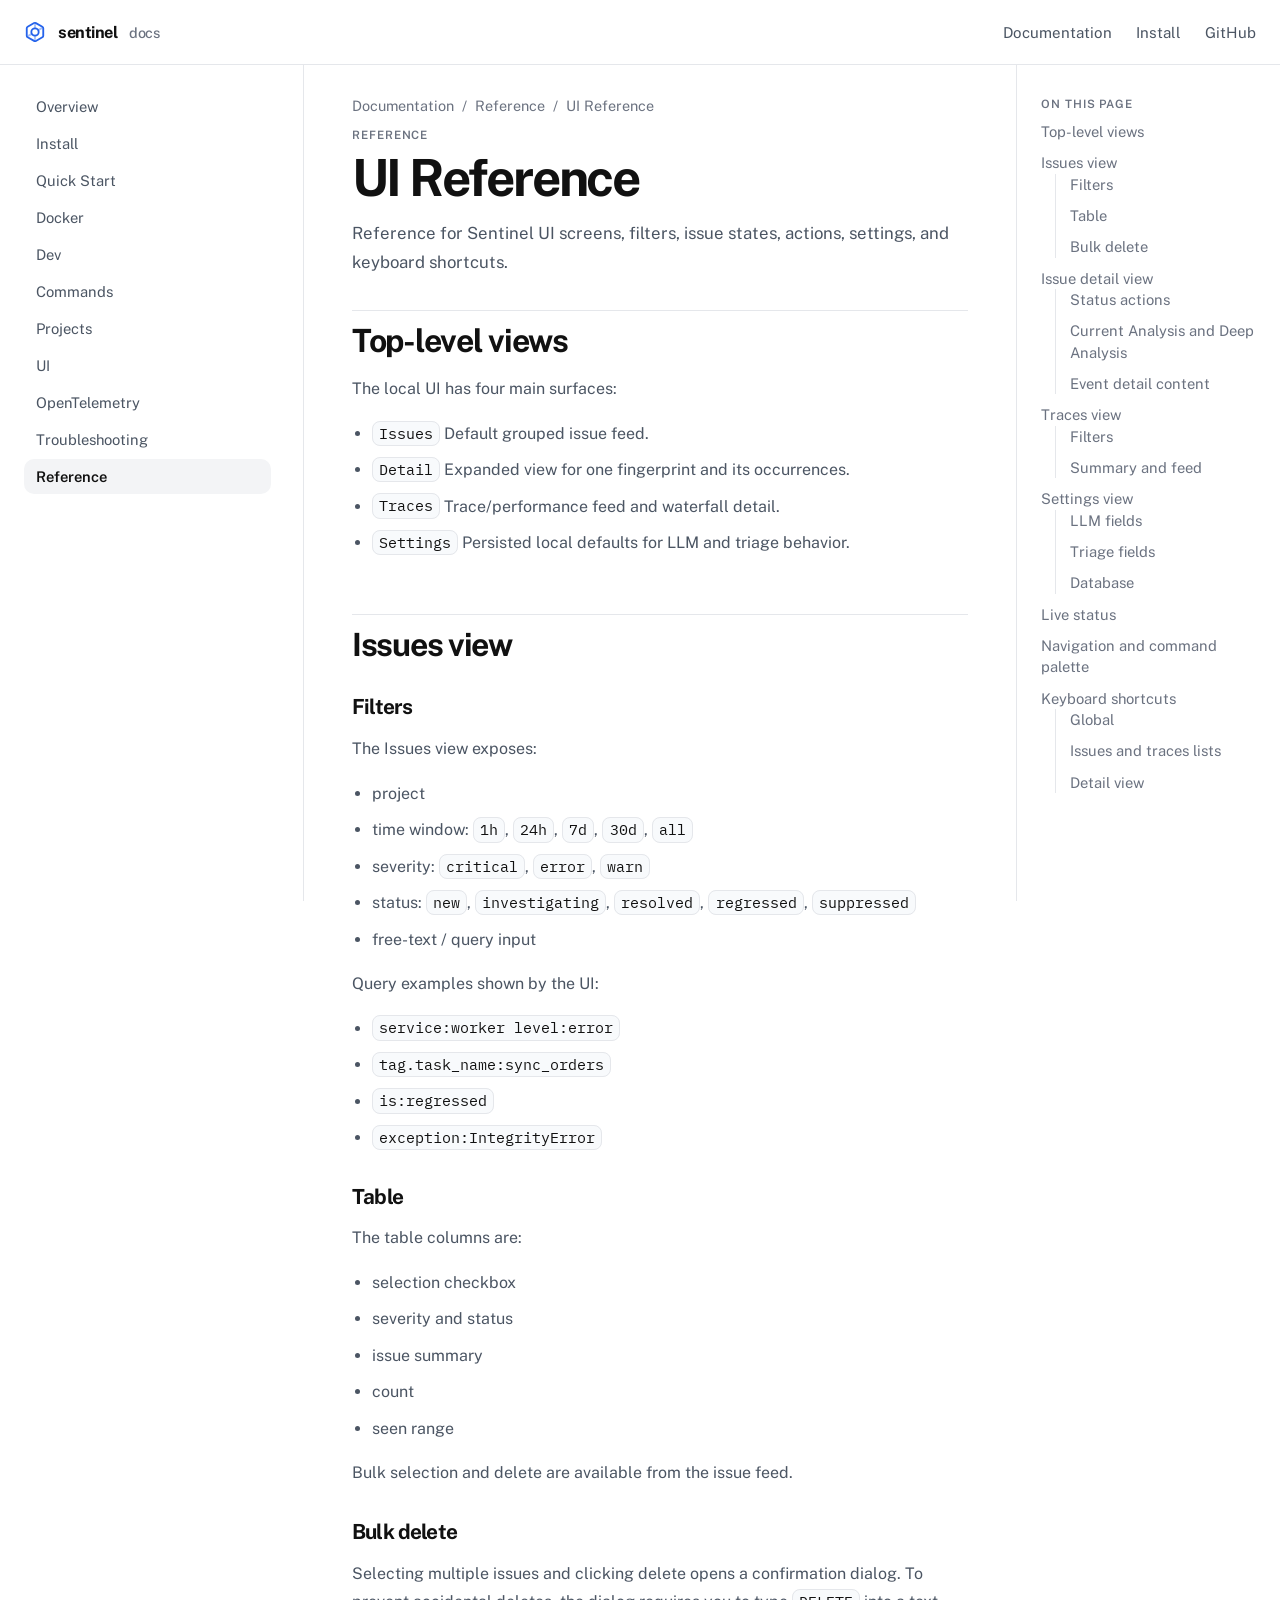
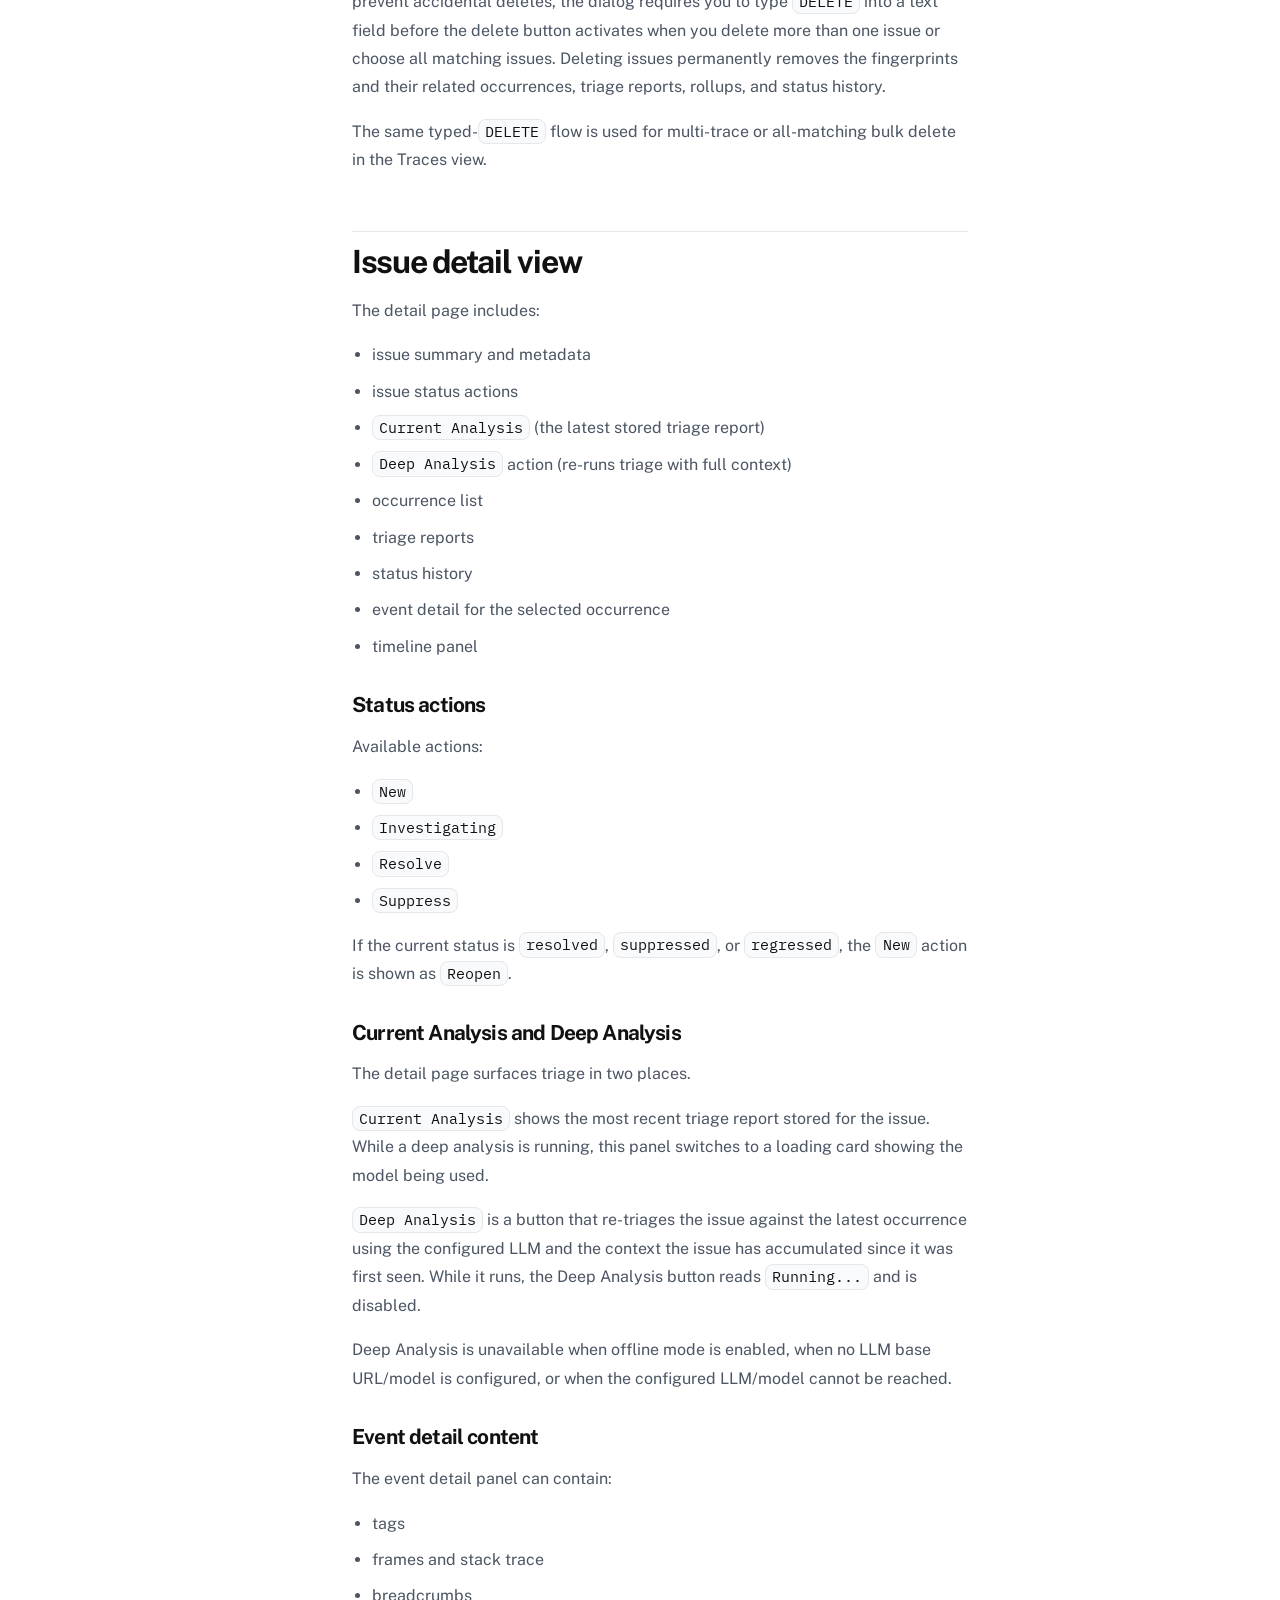
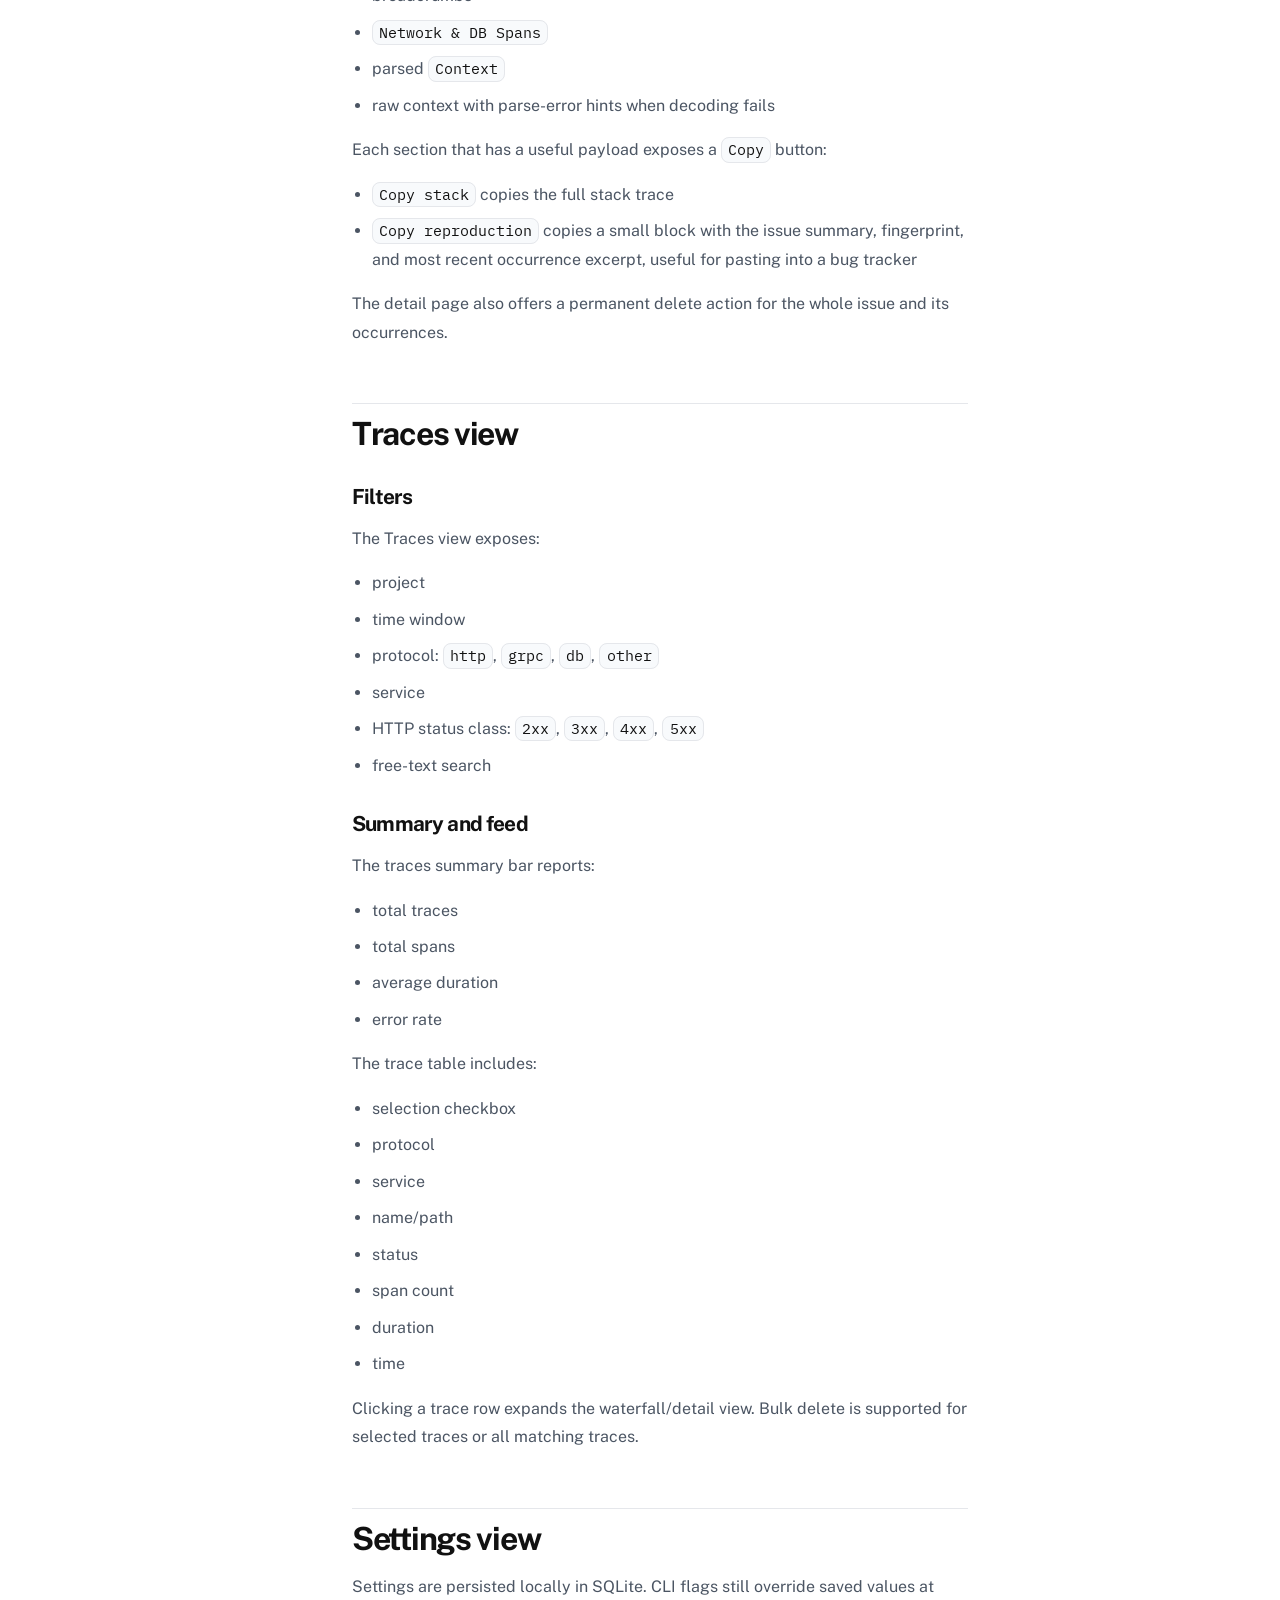
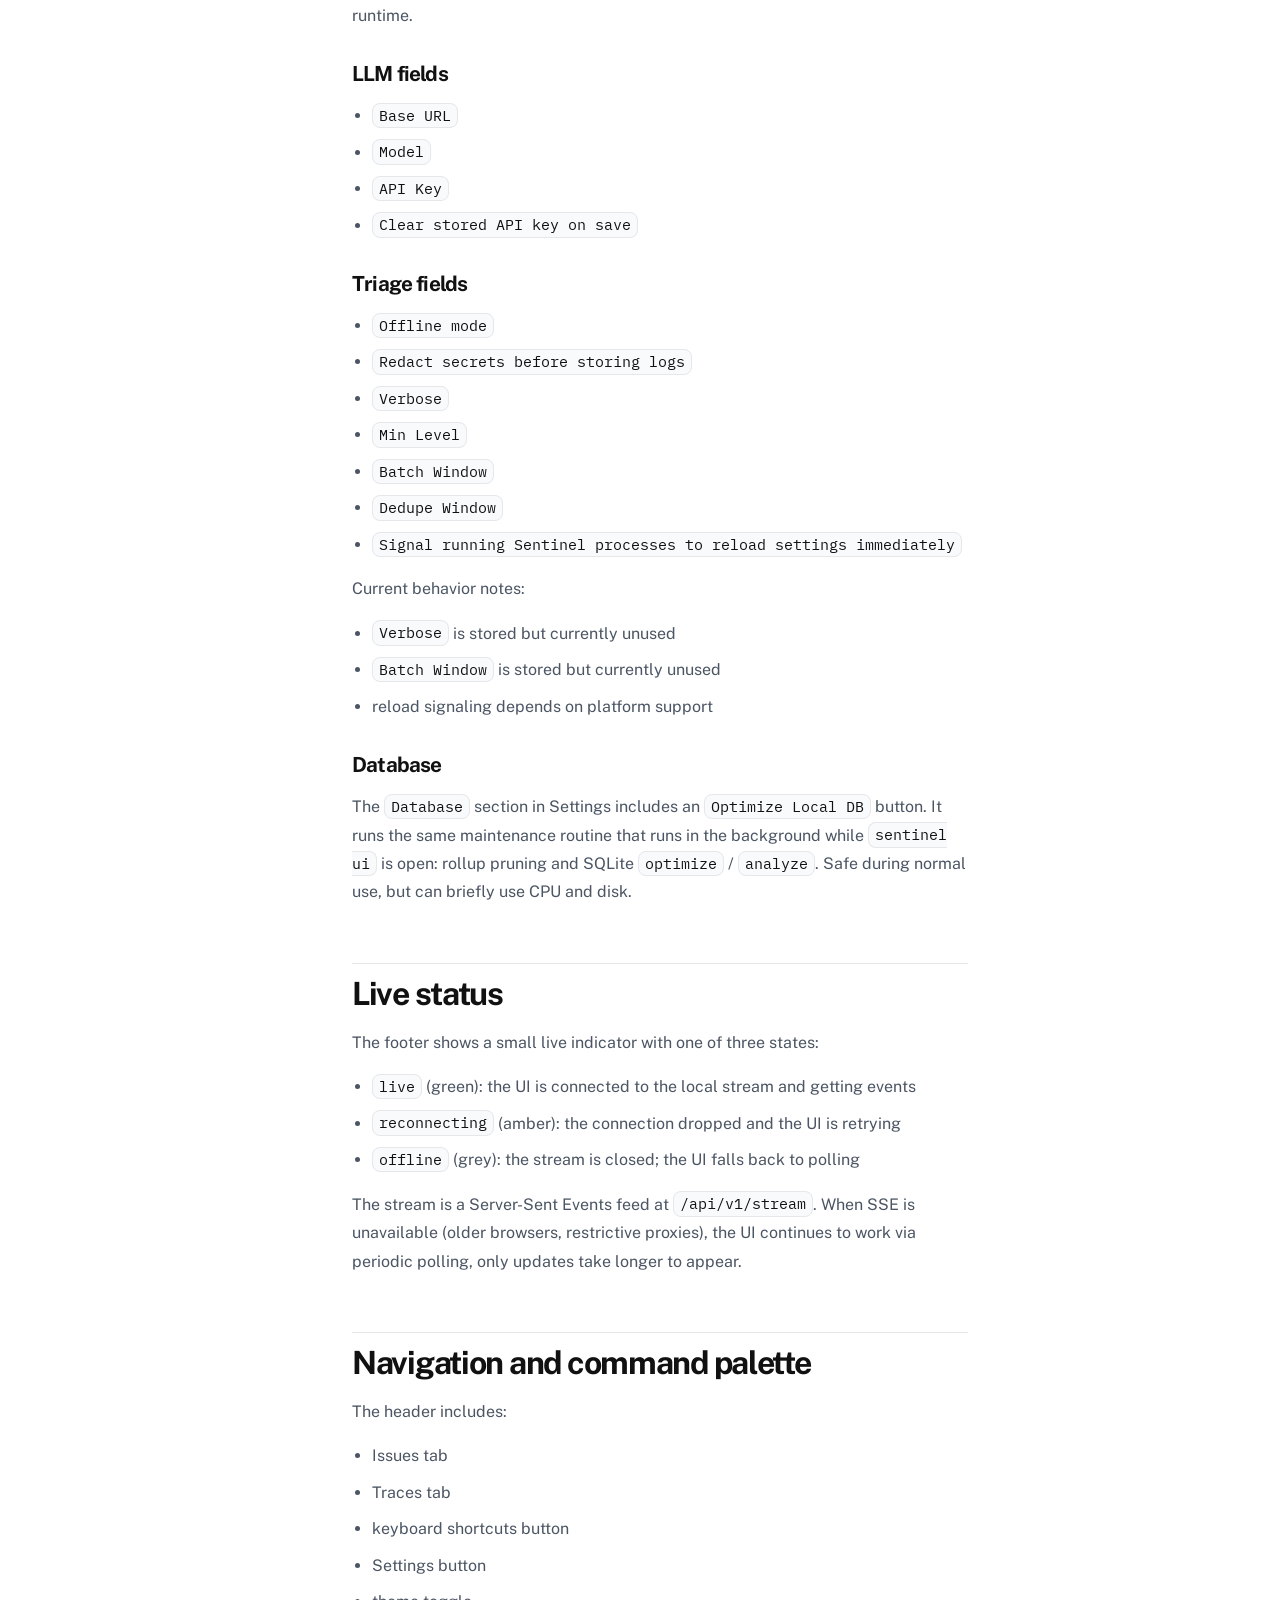
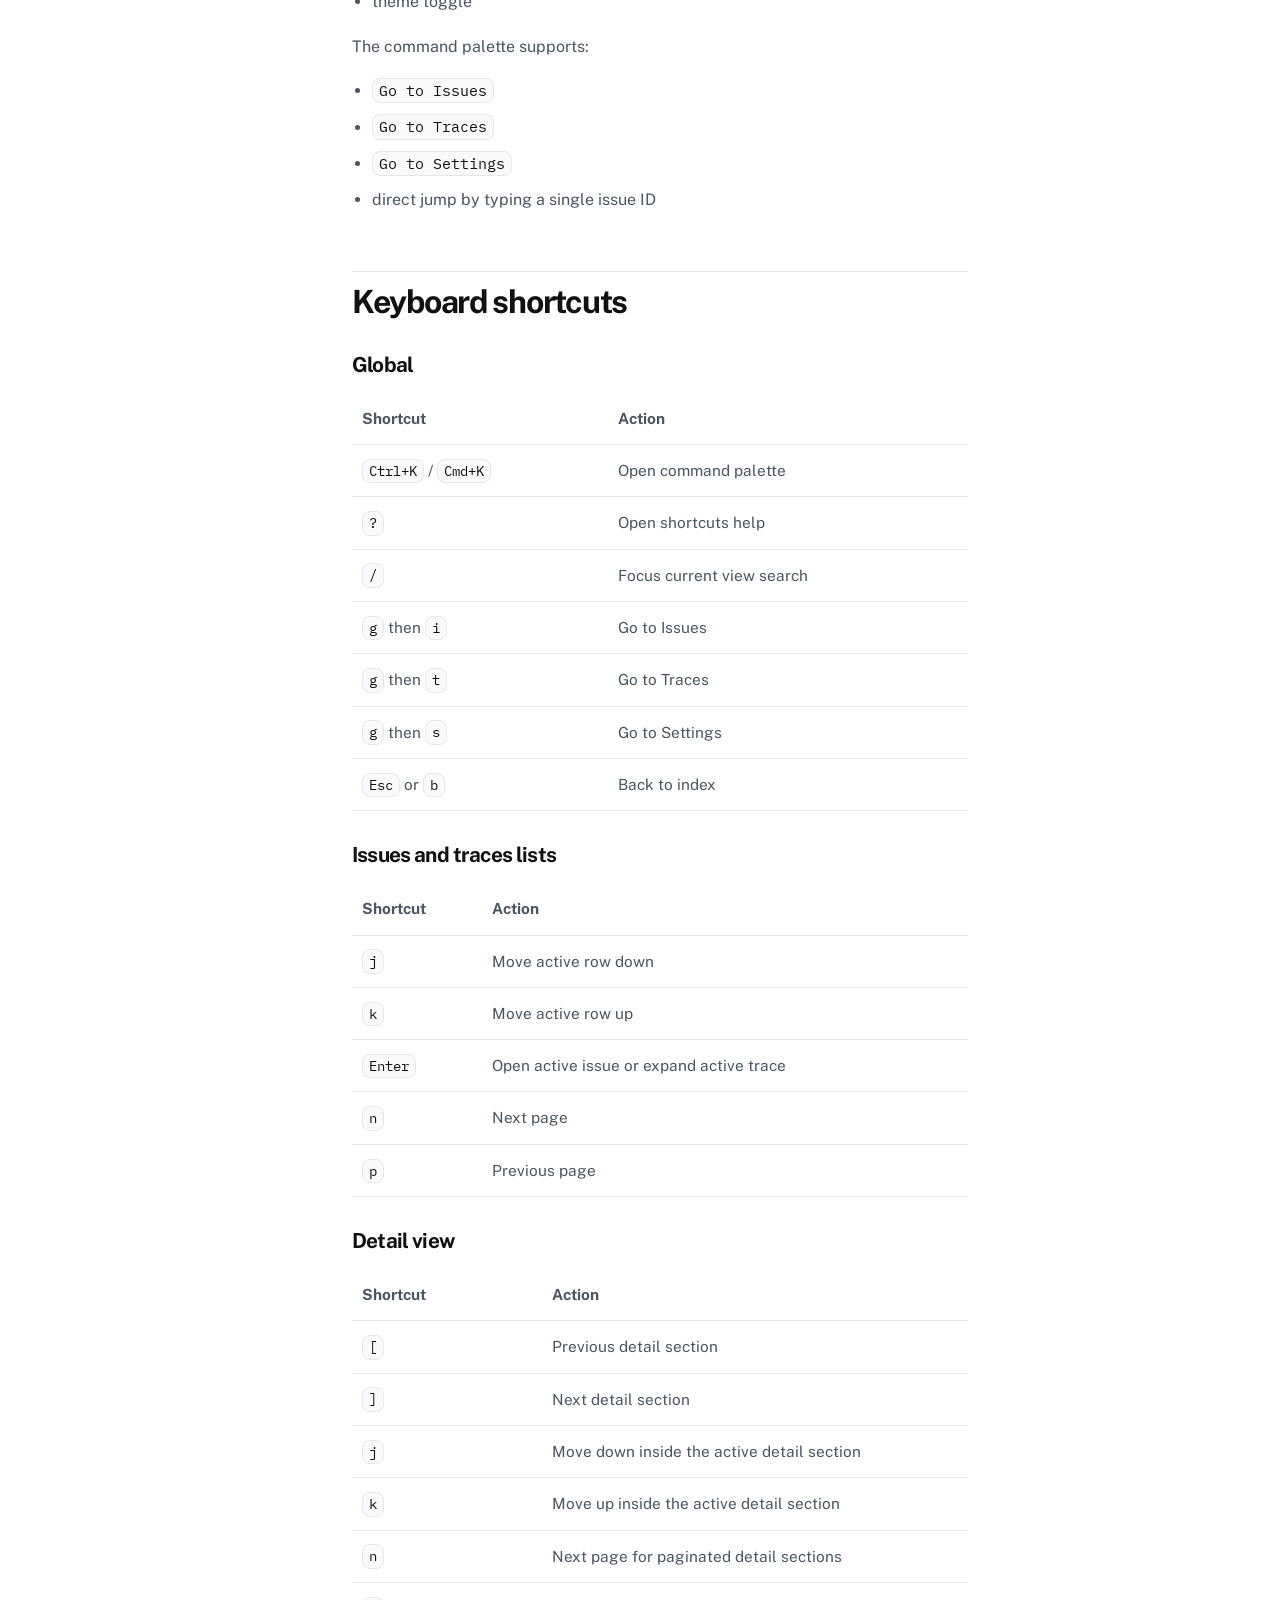
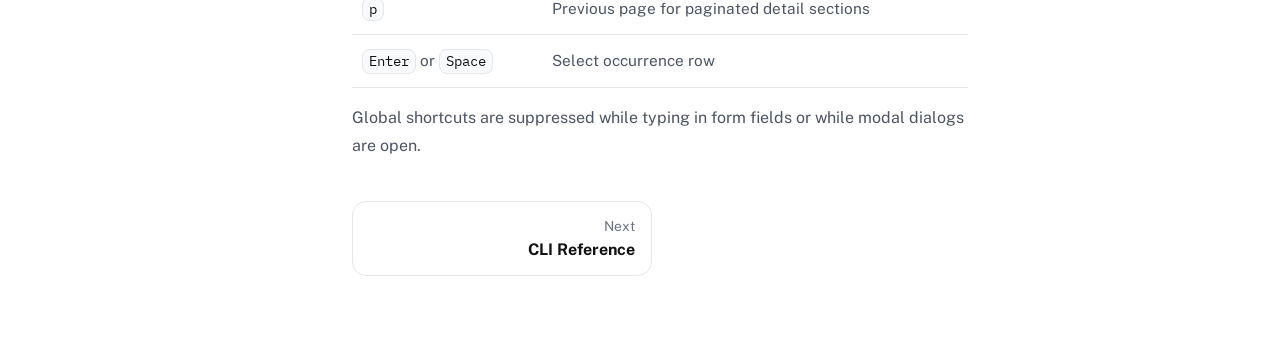
<file: docs/reference/ui/index.html>
<!doctype html><html lang=en><head><meta charset=utf-8><meta name=viewport content="width=device-width,initial-scale=1"><title>UI Reference · Sentinel Docs</title><meta name=description content="Reference for Sentinel UI screens, filters, issue states, actions, settings, and keyboard shortcuts."><link rel=preconnect href=https://fonts.googleapis.com><link rel=preconnect href=https://fonts.gstatic.com crossorigin><link href="https://fonts.googleapis.com/css2?family=IBM+Plex+Mono:wght@400;500;600&family=Public+Sans:wght@400;500;600;700&display=swap" rel=stylesheet><link rel=stylesheet href=/docs/docs.css></head><body><header class=topbar><div class=topbar-inner><a class=brand href=/docs/><span class=brand-mark aria-hidden=true><svg viewBox="0 0 24 24" fill="none" stroke="currentColor" stroke-width="2" stroke-linecap="round" stroke-linejoin="round"><path d="M21 16V8a2 2 0 00-1-1.73l-7-4a2 2 0 00-2 0l-7 4A2 2 0 003 8v8a2 2 0 001 1.73l7 4a2 2 0 002 0l7-4A2 2 0 0021 16z"/><circle cx="12" cy="12" r="4"/><line x1="12" y1="8" x2="12" y2="4" stroke-opacity=".4"/><line x1="12" y1="20" x2="12" y2="16" stroke-opacity=".4"/><line x1="5.07" y1="16" x2="8.54" y2="14" stroke-opacity=".4"/><line x1="18.93" y1="8" x2="15.46" y2="10" stroke-opacity=".4"/></svg>
</span><span class=brand-copy>sentinel</span>
<span class=brand-docs>docs</span></a><nav class=toplinks aria-label=Primary><a href=/docs/>Documentation</a>
<a href=/docs/install/>Install</a>
<a href=https://github.com/aneesahammed/sentinel-dist>GitHub</a></nav><button class=nav-toggle type=button data-nav-toggle aria-expanded=false aria-controls=docs-sidebar>
Menu</button></div></header><div class=docs-grid><aside class=sidebar id=docs-sidebar data-sidebar><div class=sidebar-inner><nav class=sidebar-nav aria-label=Documentation><a class=sidebar-link href=/docs/><span>Overview</span>
</a><a class=sidebar-link href=/docs/install/><span>Install</span>
</a><a class=sidebar-link href=/docs/quickstart/><span>Quick Start</span>
</a><a class=sidebar-link href=/docs/docker/><span>Docker</span>
</a><a class=sidebar-link href=/docs/dev/><span>Dev</span>
</a><a class=sidebar-link href=/docs/commands/><span>Commands</span>
</a><a class=sidebar-link href=/docs/projects/><span>Projects</span>
</a><a class=sidebar-link href=/docs/ui/><span>UI</span>
</a><a class=sidebar-link href=/docs/otel/><span>OpenTelemetry</span>
</a><a class=sidebar-link href=/docs/troubleshooting/><span>Troubleshooting</span>
</a><a class="sidebar-link active" href=/docs/reference/><span>Reference</span></a></nav></div></aside><main class=content-shell><article class=doc><header class=doc-header><nav class=breadcrumbs aria-label=Breadcrumb><a href=/docs/>Documentation</a>
<span>/</span>
<a href=/docs/reference/>Reference</a>
<span>/</span>
<span>UI Reference</span></nav><p class=eyebrow>Reference</p><h1>UI Reference</h1><p class=lede>Reference for Sentinel UI screens, filters, issue states, actions, settings, and keyboard shortcuts.</p></header><div class="doc-content prose"><h2 id=top-level-views>Top-level views</h2><p>The local UI has four main surfaces:</p><ul><li><code>Issues</code>
Default grouped issue feed.</li><li><code>Detail</code>
Expanded view for one fingerprint and its occurrences.</li><li><code>Traces</code>
Trace/performance feed and waterfall detail.</li><li><code>Settings</code>
Persisted local defaults for LLM and triage behavior.</li></ul><h2 id=issues-view>Issues view</h2><h3 id=filters>Filters</h3><p>The Issues view exposes:</p><ul><li>project</li><li>time window: <code>1h</code>, <code>24h</code>, <code>7d</code>, <code>30d</code>, <code>all</code></li><li>severity: <code>critical</code>, <code>error</code>, <code>warn</code></li><li>status: <code>new</code>, <code>investigating</code>, <code>resolved</code>, <code>regressed</code>, <code>suppressed</code></li><li>free-text / query input</li></ul><p>Query examples shown by the UI:</p><ul><li><code>service:worker level:error</code></li><li><code>tag.task_name:sync_orders</code></li><li><code>is:regressed</code></li><li><code>exception:IntegrityError</code></li></ul><h3 id=table>Table</h3><p>The table columns are:</p><ul><li>selection checkbox</li><li>severity and status</li><li>issue summary</li><li>count</li><li>seen range</li></ul><p>Bulk selection and delete are available from the issue feed.</p><h3 id=bulk-delete>Bulk delete</h3><p>Selecting multiple issues and clicking delete opens a confirmation dialog. To prevent accidental deletes, the dialog requires you to type <code>DELETE</code> into a text field before the delete button activates when you delete more than one issue or choose all matching issues. Deleting issues permanently removes the fingerprints and their related occurrences, triage reports, rollups, and status history.</p><p>The same typed-<code>DELETE</code> flow is used for multi-trace or all-matching bulk delete in the Traces view.</p><h2 id=issue-detail-view>Issue detail view</h2><p>The detail page includes:</p><ul><li>issue summary and metadata</li><li>issue status actions</li><li><code>Current Analysis</code> (the latest stored triage report)</li><li><code>Deep Analysis</code> action (re-runs triage with full context)</li><li>occurrence list</li><li>triage reports</li><li>status history</li><li>event detail for the selected occurrence</li><li>timeline panel</li></ul><h3 id=status-actions>Status actions</h3><p>Available actions:</p><ul><li><code>New</code></li><li><code>Investigating</code></li><li><code>Resolve</code></li><li><code>Suppress</code></li></ul><p>If the current status is <code>resolved</code>, <code>suppressed</code>, or <code>regressed</code>, the <code>New</code> action is shown as <code>Reopen</code>.</p><h3 id=current-analysis-and-deep-analysis>Current Analysis and Deep Analysis</h3><p>The detail page surfaces triage in two places.</p><p><code>Current Analysis</code> shows the most recent triage report stored for the issue. While a deep analysis is running, this panel switches to a loading card showing the model being used.</p><p><code>Deep Analysis</code> is a button that re-triages the issue against the latest occurrence using the configured LLM and the context the issue has accumulated since it was first seen. While it runs, the Deep Analysis button reads <code>Running...</code> and is disabled.</p><p>Deep Analysis is unavailable when offline mode is enabled, when no LLM base URL/model is configured, or when the configured LLM/model cannot be reached.</p><h3 id=event-detail-content>Event detail content</h3><p>The event detail panel can contain:</p><ul><li>tags</li><li>frames and stack trace</li><li>breadcrumbs</li><li><code>Network & DB Spans</code></li><li>parsed <code>Context</code></li><li>raw context with parse-error hints when decoding fails</li></ul><p>Each section that has a useful payload exposes a <code>Copy</code> button:</p><ul><li><code>Copy stack</code> copies the full stack trace</li><li><code>Copy reproduction</code> copies a small block with the issue summary, fingerprint, and most recent occurrence excerpt, useful for pasting into a bug tracker</li></ul><p>The detail page also offers a permanent delete action for the whole issue and its occurrences.</p><h2 id=traces-view>Traces view</h2><h3 id=filters-1>Filters</h3><p>The Traces view exposes:</p><ul><li>project</li><li>time window</li><li>protocol: <code>http</code>, <code>grpc</code>, <code>db</code>, <code>other</code></li><li>service</li><li>HTTP status class: <code>2xx</code>, <code>3xx</code>, <code>4xx</code>, <code>5xx</code></li><li>free-text search</li></ul><h3 id=summary-and-feed>Summary and feed</h3><p>The traces summary bar reports:</p><ul><li>total traces</li><li>total spans</li><li>average duration</li><li>error rate</li></ul><p>The trace table includes:</p><ul><li>selection checkbox</li><li>protocol</li><li>service</li><li>name/path</li><li>status</li><li>span count</li><li>duration</li><li>time</li></ul><p>Clicking a trace row expands the waterfall/detail view. Bulk delete is supported for selected traces or all matching traces.</p><h2 id=settings-view>Settings view</h2><p>Settings are persisted locally in SQLite. CLI flags still override saved values at runtime.</p><h3 id=llm-fields>LLM fields</h3><ul><li><code>Base URL</code></li><li><code>Model</code></li><li><code>API Key</code></li><li><code>Clear stored API key on save</code></li></ul><h3 id=triage-fields>Triage fields</h3><ul><li><code>Offline mode</code></li><li><code>Redact secrets before storing logs</code></li><li><code>Verbose</code></li><li><code>Min Level</code></li><li><code>Batch Window</code></li><li><code>Dedupe Window</code></li><li><code>Signal running Sentinel processes to reload settings immediately</code></li></ul><p>Current behavior notes:</p><ul><li><code>Verbose</code> is stored but currently unused</li><li><code>Batch Window</code> is stored but currently unused</li><li>reload signaling depends on platform support</li></ul><h3 id=database>Database</h3><p>The <code>Database</code> section in Settings includes an <code>Optimize Local DB</code> button. It runs the same maintenance routine that runs in the background while <code>sentinel ui</code> is open: rollup pruning and SQLite <code>optimize</code> / <code>analyze</code>. Safe during normal use, but can briefly use CPU and disk.</p><h2 id=live-status>Live status</h2><p>The footer shows a small live indicator with one of three states:</p><ul><li><code>live</code> (green): the UI is connected to the local stream and getting events</li><li><code>reconnecting</code> (amber): the connection dropped and the UI is retrying</li><li><code>offline</code> (grey): the stream is closed; the UI falls back to polling</li></ul><p>The stream is a Server-Sent Events feed at <code>/api/v1/stream</code>. When SSE is unavailable (older browsers, restrictive proxies), the UI continues to work via periodic polling, only updates take longer to appear.</p><h2 id=navigation-and-command-palette>Navigation and command palette</h2><p>The header includes:</p><ul><li>Issues tab</li><li>Traces tab</li><li>keyboard shortcuts button</li><li>Settings button</li><li>theme toggle</li></ul><p>The command palette supports:</p><ul><li><code>Go to Issues</code></li><li><code>Go to Traces</code></li><li><code>Go to Settings</code></li><li>direct jump by typing a single issue ID</li></ul><h2 id=keyboard-shortcuts>Keyboard shortcuts</h2><h3 id=global>Global</h3><table><thead><tr><th>Shortcut</th><th>Action</th></tr></thead><tbody><tr><td><code>Ctrl+K</code> / <code>Cmd+K</code></td><td>Open command palette</td></tr><tr><td><code>?</code></td><td>Open shortcuts help</td></tr><tr><td><code>/</code></td><td>Focus current view search</td></tr><tr><td><code>g</code> then <code>i</code></td><td>Go to Issues</td></tr><tr><td><code>g</code> then <code>t</code></td><td>Go to Traces</td></tr><tr><td><code>g</code> then <code>s</code></td><td>Go to Settings</td></tr><tr><td><code>Esc</code> or <code>b</code></td><td>Back to index</td></tr></tbody></table><h3 id=issues-and-traces-lists>Issues and traces lists</h3><table><thead><tr><th>Shortcut</th><th>Action</th></tr></thead><tbody><tr><td><code>j</code></td><td>Move active row down</td></tr><tr><td><code>k</code></td><td>Move active row up</td></tr><tr><td><code>Enter</code></td><td>Open active issue or expand active trace</td></tr><tr><td><code>n</code></td><td>Next page</td></tr><tr><td><code>p</code></td><td>Previous page</td></tr></tbody></table><h3 id=detail-view>Detail view</h3><table><thead><tr><th>Shortcut</th><th>Action</th></tr></thead><tbody><tr><td><code>[</code></td><td>Previous detail section</td></tr><tr><td><code>]</code></td><td>Next detail section</td></tr><tr><td><code>j</code></td><td>Move down inside the active detail section</td></tr><tr><td><code>k</code></td><td>Move up inside the active detail section</td></tr><tr><td><code>n</code></td><td>Next page for paginated detail sections</td></tr><tr><td><code>p</code></td><td>Previous page for paginated detail sections</td></tr><tr><td><code>Enter</code> or <code>Space</code></td><td>Select occurrence row</td></tr></tbody></table><p>Global shortcuts are suppressed while typing in form fields or while modal dialogs are open.</p></div><nav class=doc-pager aria-label="Page navigation"><a class="pager-card pager-next" href=/docs/reference/cli/><span>Next</span>
<strong>CLI Reference</strong></a></nav></article></main><aside class=page-toc><div class=page-toc-inner><p class=toc-title>On This Page</p><nav id=TableOfContents><ul><li><a href=#top-level-views>Top-level views</a></li><li><a href=#issues-view>Issues view</a><ul><li><a href=#filters>Filters</a></li><li><a href=#table>Table</a></li><li><a href=#bulk-delete>Bulk delete</a></li></ul></li><li><a href=#issue-detail-view>Issue detail view</a><ul><li><a href=#status-actions>Status actions</a></li><li><a href=#current-analysis-and-deep-analysis>Current Analysis and Deep Analysis</a></li><li><a href=#event-detail-content>Event detail content</a></li></ul></li><li><a href=#traces-view>Traces view</a><ul><li><a href=#filters-1>Filters</a></li><li><a href=#summary-and-feed>Summary and feed</a></li></ul></li><li><a href=#settings-view>Settings view</a><ul><li><a href=#llm-fields>LLM fields</a></li><li><a href=#triage-fields>Triage fields</a></li><li><a href=#database>Database</a></li></ul></li><li><a href=#live-status>Live status</a></li><li><a href=#navigation-and-command-palette>Navigation and command palette</a></li><li><a href=#keyboard-shortcuts>Keyboard shortcuts</a><ul><li><a href=#global>Global</a></li><li><a href=#issues-and-traces-lists>Issues and traces lists</a></li><li><a href=#detail-view>Detail view</a></li></ul></li></ul></nav></div></aside></div><script src=/docs/docs.js defer></script></body></html>
</file>
